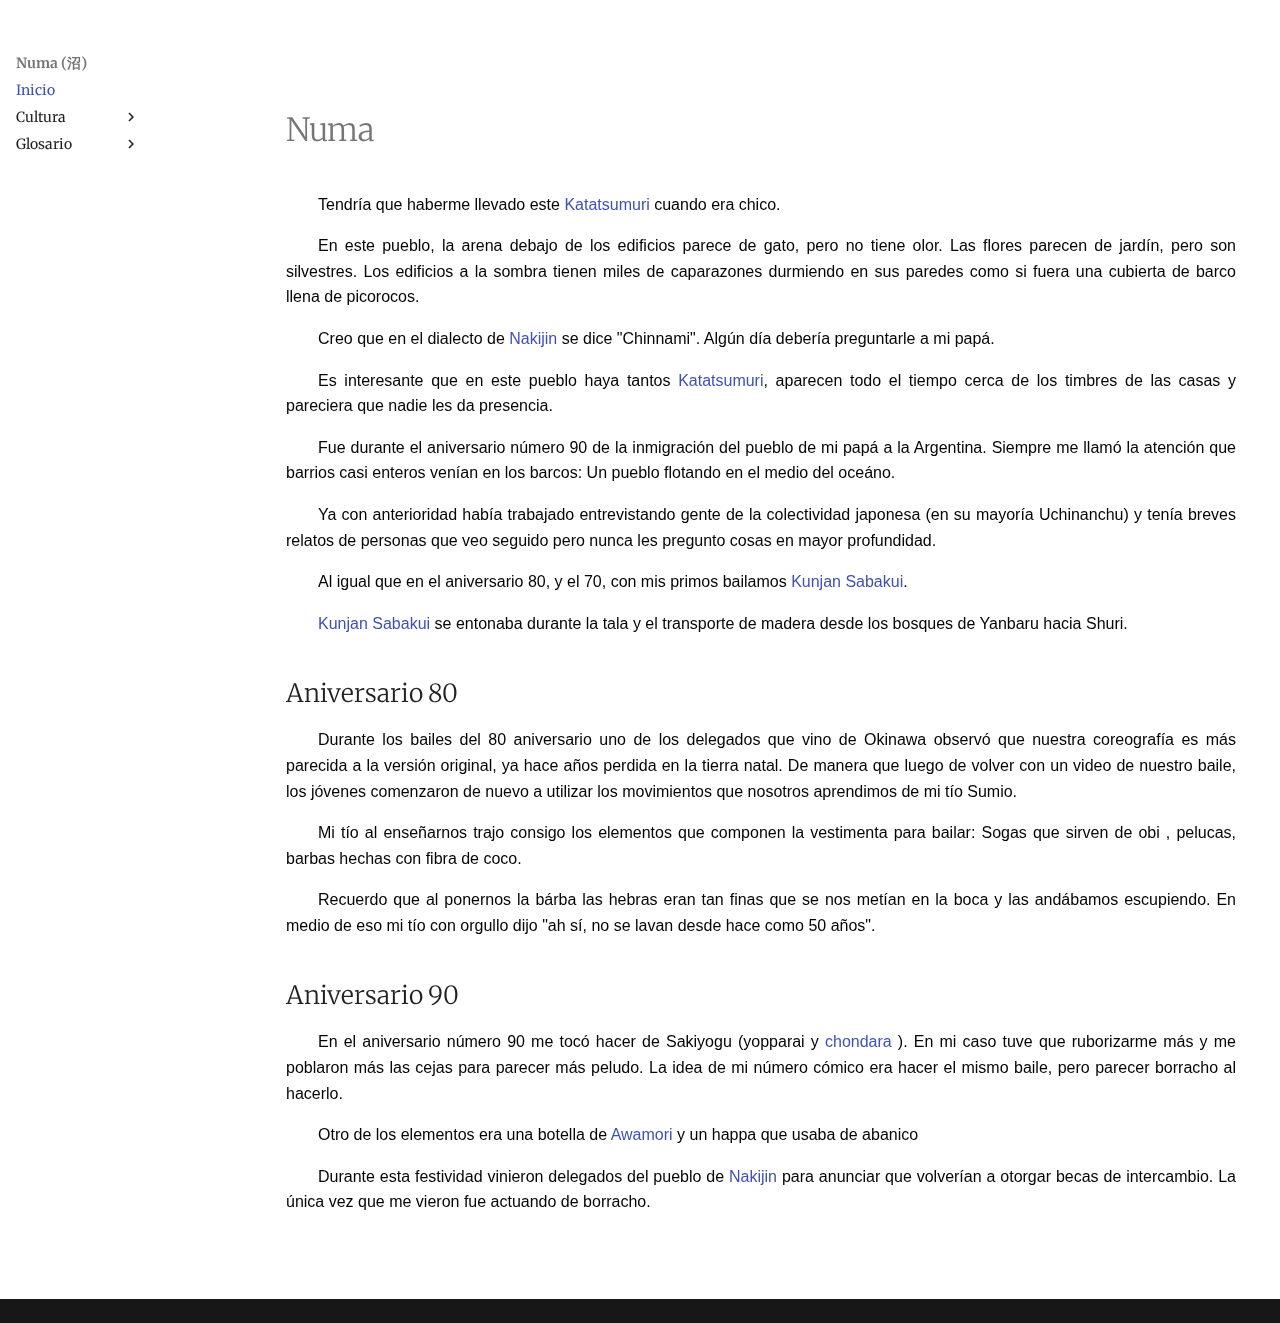
<file: index.html>
<!doctype html>
<html lang="en" class="no-js">
  <head>
    
      <meta charset="utf-8">
      <meta name="viewport" content="width=device-width,initial-scale=1">
      
      
      
        <link rel="canonical" href="https://junon-txt.github.io/numa/">
      
      
      
        <link rel="next" href="kunjan_sabakui/">
      
      
      <link rel="icon" href="assets/images/favicon.png">
      <meta name="generator" content="mkdocs-1.6.1, mkdocs-material-9.6.14">
    
    
      
        <title>Numa (沼)</title>
      
    
    
      <link rel="stylesheet" href="assets/stylesheets/main.342714a4.min.css">
      
      


    
    
      
    
    
      
        
        
        <link rel="preconnect" href="https://fonts.gstatic.com" crossorigin>
        <link rel="stylesheet" href="https://fonts.googleapis.com/css?family=Merriweather:300,300i,400,400i,700,700i%7CNoto+Sans+Traditional+Chinese:400,400i,700,700i&display=fallback">
        <style>:root{--md-text-font:"Merriweather";--md-code-font:"Noto Sans Traditional Chinese"}</style>
      
    
    
      <link rel="stylesheet" href="styles/numa.css">
    
    <script>__md_scope=new URL(".",location),__md_hash=e=>[...e].reduce(((e,_)=>(e<<5)-e+_.charCodeAt(0)),0),__md_get=(e,_=localStorage,t=__md_scope)=>JSON.parse(_.getItem(t.pathname+"."+e)),__md_set=(e,_,t=localStorage,a=__md_scope)=>{try{t.setItem(a.pathname+"."+e,JSON.stringify(_))}catch(e){}}</script>
    
      

    
    
    
  </head>
  
  
    <body dir="ltr">
  
    
    <input class="md-toggle" data-md-toggle="drawer" type="checkbox" id="__drawer" autocomplete="off">
    <input class="md-toggle" data-md-toggle="search" type="checkbox" id="__search" autocomplete="off">
    <label class="md-overlay" for="__drawer"></label>
    <div data-md-component="skip">
      
        
        <a href="#numa" class="md-skip">
          Skip to content
        </a>
      
    </div>
    <div data-md-component="announce">
      
    </div>
    
    
      

  

<header class="md-header md-header--shadow" data-md-component="header">
  <nav class="md-header__inner md-grid" aria-label="Header">
    <a href="." title="Numa (沼)" class="md-header__button md-logo" aria-label="Numa (沼)" data-md-component="logo">
      
  
  <svg xmlns="http://www.w3.org/2000/svg" viewBox="0 0 24 24"><path d="M12 8a3 3 0 0 0 3-3 3 3 0 0 0-3-3 3 3 0 0 0-3 3 3 3 0 0 0 3 3m0 3.54C9.64 9.35 6.5 8 3 8v11c3.5 0 6.64 1.35 9 3.54 2.36-2.19 5.5-3.54 9-3.54V8c-3.5 0-6.64 1.35-9 3.54"/></svg>

    </a>
    <label class="md-header__button md-icon" for="__drawer">
      
      <svg xmlns="http://www.w3.org/2000/svg" viewBox="0 0 24 24"><path d="M3 6h18v2H3zm0 5h18v2H3zm0 5h18v2H3z"/></svg>
    </label>
    <div class="md-header__title" data-md-component="header-title">
      <div class="md-header__ellipsis">
        <div class="md-header__topic">
          <span class="md-ellipsis">
            Numa (沼)
          </span>
        </div>
        <div class="md-header__topic" data-md-component="header-topic">
          <span class="md-ellipsis">
            
              Inicio
            
          </span>
        </div>
      </div>
    </div>
    
    
      <script>var palette=__md_get("__palette");if(palette&&palette.color){if("(prefers-color-scheme)"===palette.color.media){var media=matchMedia("(prefers-color-scheme: light)"),input=document.querySelector(media.matches?"[data-md-color-media='(prefers-color-scheme: light)']":"[data-md-color-media='(prefers-color-scheme: dark)']");palette.color.media=input.getAttribute("data-md-color-media"),palette.color.scheme=input.getAttribute("data-md-color-scheme"),palette.color.primary=input.getAttribute("data-md-color-primary"),palette.color.accent=input.getAttribute("data-md-color-accent")}for(var[key,value]of Object.entries(palette.color))document.body.setAttribute("data-md-color-"+key,value)}</script>
    
    
    
      
      
        <label class="md-header__button md-icon" for="__search">
          
          <svg xmlns="http://www.w3.org/2000/svg" viewBox="0 0 24 24"><path d="M9.5 3A6.5 6.5 0 0 1 16 9.5c0 1.61-.59 3.09-1.56 4.23l.27.27h.79l5 5-1.5 1.5-5-5v-.79l-.27-.27A6.52 6.52 0 0 1 9.5 16 6.5 6.5 0 0 1 3 9.5 6.5 6.5 0 0 1 9.5 3m0 2C7 5 5 7 5 9.5S7 14 9.5 14 14 12 14 9.5 12 5 9.5 5"/></svg>
        </label>
        <div class="md-search" data-md-component="search" role="dialog">
  <label class="md-search__overlay" for="__search"></label>
  <div class="md-search__inner" role="search">
    <form class="md-search__form" name="search">
      <input type="text" class="md-search__input" name="query" aria-label="Search" placeholder="Search" autocapitalize="off" autocorrect="off" autocomplete="off" spellcheck="false" data-md-component="search-query" required>
      <label class="md-search__icon md-icon" for="__search">
        
        <svg xmlns="http://www.w3.org/2000/svg" viewBox="0 0 24 24"><path d="M9.5 3A6.5 6.5 0 0 1 16 9.5c0 1.61-.59 3.09-1.56 4.23l.27.27h.79l5 5-1.5 1.5-5-5v-.79l-.27-.27A6.52 6.52 0 0 1 9.5 16 6.5 6.5 0 0 1 3 9.5 6.5 6.5 0 0 1 9.5 3m0 2C7 5 5 7 5 9.5S7 14 9.5 14 14 12 14 9.5 12 5 9.5 5"/></svg>
        
        <svg xmlns="http://www.w3.org/2000/svg" viewBox="0 0 24 24"><path d="M20 11v2H8l5.5 5.5-1.42 1.42L4.16 12l7.92-7.92L13.5 5.5 8 11z"/></svg>
      </label>
      <nav class="md-search__options" aria-label="Search">
        
        <button type="reset" class="md-search__icon md-icon" title="Clear" aria-label="Clear" tabindex="-1">
          
          <svg xmlns="http://www.w3.org/2000/svg" viewBox="0 0 24 24"><path d="M19 6.41 17.59 5 12 10.59 6.41 5 5 6.41 10.59 12 5 17.59 6.41 19 12 13.41 17.59 19 19 17.59 13.41 12z"/></svg>
        </button>
      </nav>
      
    </form>
    <div class="md-search__output">
      <div class="md-search__scrollwrap" tabindex="0" data-md-scrollfix>
        <div class="md-search-result" data-md-component="search-result">
          <div class="md-search-result__meta">
            Initializing search
          </div>
          <ol class="md-search-result__list" role="presentation"></ol>
        </div>
      </div>
    </div>
  </div>
</div>
      
    
    
  </nav>
  
</header>
    
    <div class="md-container" data-md-component="container">
      
      
        
          
        
      
      <main class="md-main" data-md-component="main">
        <div class="md-main__inner md-grid">
          
            
              
              <div class="md-sidebar md-sidebar--primary" data-md-component="sidebar" data-md-type="navigation" >
                <div class="md-sidebar__scrollwrap">
                  <div class="md-sidebar__inner">
                    



<nav class="md-nav md-nav--primary" aria-label="Navigation" data-md-level="0">
  <label class="md-nav__title" for="__drawer">
    <a href="." title="Numa (沼)" class="md-nav__button md-logo" aria-label="Numa (沼)" data-md-component="logo">
      
  
  <svg xmlns="http://www.w3.org/2000/svg" viewBox="0 0 24 24"><path d="M12 8a3 3 0 0 0 3-3 3 3 0 0 0-3-3 3 3 0 0 0-3 3 3 3 0 0 0 3 3m0 3.54C9.64 9.35 6.5 8 3 8v11c3.5 0 6.64 1.35 9 3.54 2.36-2.19 5.5-3.54 9-3.54V8c-3.5 0-6.64 1.35-9 3.54"/></svg>

    </a>
    Numa (沼)
  </label>
  
  <ul class="md-nav__list" data-md-scrollfix>
    
      
      
  
  
    
  
  
  
    <li class="md-nav__item md-nav__item--active">
      
      <input class="md-nav__toggle md-toggle" type="checkbox" id="__toc">
      
      
        
      
      
        <label class="md-nav__link md-nav__link--active" for="__toc">
          
  
  
  <span class="md-ellipsis">
    Inicio
    
  </span>
  

          <span class="md-nav__icon md-icon"></span>
        </label>
      
      <a href="." class="md-nav__link md-nav__link--active">
        
  
  
  <span class="md-ellipsis">
    Inicio
    
  </span>
  

      </a>
      
        

<nav class="md-nav md-nav--secondary" aria-label="Table of contents">
  
  
  
    
  
  
    <label class="md-nav__title" for="__toc">
      <span class="md-nav__icon md-icon"></span>
      Table of contents
    </label>
    <ul class="md-nav__list" data-md-component="toc" data-md-scrollfix>
      
        <li class="md-nav__item">
  <a href="#aniversario-80" class="md-nav__link">
    <span class="md-ellipsis">
      Aniversario 80
    </span>
  </a>
  
</li>
      
        <li class="md-nav__item">
  <a href="#aniversario-90" class="md-nav__link">
    <span class="md-ellipsis">
      Aniversario 90
    </span>
  </a>
  
</li>
      
    </ul>
  
</nav>
      
    </li>
  

    
      
      
  
  
  
  
    
    
    
    
    
    <li class="md-nav__item md-nav__item--nested">
      
        
        
        <input class="md-nav__toggle md-toggle " type="checkbox" id="__nav_2" >
        
          
          <label class="md-nav__link" for="__nav_2" id="__nav_2_label" tabindex="0">
            
  
  
  <span class="md-ellipsis">
    Cultura
    
  </span>
  

            <span class="md-nav__icon md-icon"></span>
          </label>
        
        <nav class="md-nav" data-md-level="1" aria-labelledby="__nav_2_label" aria-expanded="false">
          <label class="md-nav__title" for="__nav_2">
            <span class="md-nav__icon md-icon"></span>
            Cultura
          </label>
          <ul class="md-nav__list" data-md-scrollfix>
            
              
                
  
  
  
  
    <li class="md-nav__item">
      <a href="kunjan_sabakui/" class="md-nav__link">
        
  
  
  <span class="md-ellipsis">
    Kunjan Sabakui
    
  </span>
  

      </a>
    </li>
  

              
            
              
                
  
  
  
  
    <li class="md-nav__item">
      <a href="eisa/" class="md-nav__link">
        
  
  
  <span class="md-ellipsis">
    Eisa
    
  </span>
  

      </a>
    </li>
  

              
            
              
                
  
  
  
  
    <li class="md-nav__item">
      <a href="chondara/" class="md-nav__link">
        
  
  
  <span class="md-ellipsis">
    Chondara
    
  </span>
  

      </a>
    </li>
  

              
            
              
                
  
  
  
  
    <li class="md-nav__item">
      <a href="castillo_shuri/" class="md-nav__link">
        
  
  
  <span class="md-ellipsis">
    Castillo de Shuri
    
  </span>
  

      </a>
    </li>
  

              
            
              
                
  
  
  
  
    <li class="md-nav__item">
      <a href="protocolo_festivo_japones.md" class="md-nav__link">
        
  
  
  <span class="md-ellipsis">
    None
    
  </span>
  

      </a>
    </li>
  

              
            
              
                
  
  
  
  
    <li class="md-nav__item">
      <a href="kunigami/" class="md-nav__link">
        
  
  
  <span class="md-ellipsis">
    Kunigami
    
  </span>
  

      </a>
    </li>
  

              
            
              
                
  
  
  
  
    <li class="md-nav__item">
      <a href="nakijin/" class="md-nav__link">
        
  
  
  <span class="md-ellipsis">
    Nakijin
    
  </span>
  

      </a>
    </li>
  

              
            
              
                
  
  
  
  
    <li class="md-nav__item">
      <a href="awamori/" class="md-nav__link">
        
  
  
  <span class="md-ellipsis">
    Awamori
    
  </span>
  

      </a>
    </li>
  

              
            
              
                
  
  
  
  
    <li class="md-nav__item">
      <a href="yoheho/" class="md-nav__link">
        
  
  
  <span class="md-ellipsis">
    Yo-he-ho
    
  </span>
  

      </a>
    </li>
  

              
            
          </ul>
        </nav>
      
    </li>
  

    
      
      
  
  
  
  
    
    
    
    
    
    <li class="md-nav__item md-nav__item--nested">
      
        
        
        <input class="md-nav__toggle md-toggle " type="checkbox" id="__nav_3" >
        
          
          <label class="md-nav__link" for="__nav_3" id="__nav_3_label" tabindex="0">
            
  
  
  <span class="md-ellipsis">
    Glosario
    
  </span>
  

            <span class="md-nav__icon md-icon"></span>
          </label>
        
        <nav class="md-nav" data-md-level="1" aria-labelledby="__nav_3_label" aria-expanded="false">
          <label class="md-nav__title" for="__nav_3">
            <span class="md-nav__icon md-icon"></span>
            Glosario
          </label>
          <ul class="md-nav__list" data-md-scrollfix>
            
              
                
  
  
  
  
    <li class="md-nav__item">
      <a href="katatsumuri/" class="md-nav__link">
        
  
  
  <span class="md-ellipsis">
    Katatsumuri
    
  </span>
  

      </a>
    </li>
  

              
            
          </ul>
        </nav>
      
    </li>
  

    
  </ul>
</nav>
                  </div>
                </div>
              </div>
            
            
              
              <div class="md-sidebar md-sidebar--secondary" data-md-component="sidebar" data-md-type="toc" >
                <div class="md-sidebar__scrollwrap">
                  <div class="md-sidebar__inner">
                    

<nav class="md-nav md-nav--secondary" aria-label="Table of contents">
  
  
  
    
  
  
    <label class="md-nav__title" for="__toc">
      <span class="md-nav__icon md-icon"></span>
      Table of contents
    </label>
    <ul class="md-nav__list" data-md-component="toc" data-md-scrollfix>
      
        <li class="md-nav__item">
  <a href="#aniversario-80" class="md-nav__link">
    <span class="md-ellipsis">
      Aniversario 80
    </span>
  </a>
  
</li>
      
        <li class="md-nav__item">
  <a href="#aniversario-90" class="md-nav__link">
    <span class="md-ellipsis">
      Aniversario 90
    </span>
  </a>
  
</li>
      
    </ul>
  
</nav>
                  </div>
                </div>
              </div>
            
          
          
            <div class="md-content" data-md-component="content">
              <article class="md-content__inner md-typeset">
                
                  



<h1 id="numa">Numa</h1>
<p>Tendría que haberme llevado este <a data-preview="data-preview" href="katatsumuri/#katatsumuri">Katatsumuri</a> cuando era chico.</p>
<p>En este pueblo, la arena debajo de los edificios parece de gato, pero no tiene olor. Las flores parecen de jardín, pero son silvestres. Los edificios a la sombra tienen miles de caparazones durmiendo en sus paredes como si fuera una cubierta de barco llena de picorocos.</p>
<p>Creo que en el dialecto de <a data-preview="data-preview" href="nakijin/#nakijin">Nakijin</a> se dice "Chinnami". Algún día debería preguntarle a mi papá.</p>
<p>Es interesante que en este pueblo haya tantos <a data-preview="data-preview" href="katatsumuri/#katatsumuri">Katatsumuri</a>, aparecen todo el tiempo cerca de los timbres de las casas y pareciera que nadie les da presencia. </p>
<p>Fue durante el aniversario número 90 de la inmigración del pueblo de mi papá a la Argentina. Siempre me llamó la atención que barrios casi enteros venían en los barcos: Un pueblo flotando en el medio del oceáno.</p>
<p>Ya con anterioridad había trabajado entrevistando gente de la colectividad japonesa (en su mayoría Uchinanchu) y tenía breves relatos de personas que veo seguido pero nunca les pregunto cosas en mayor profundidad.</p>
<p>Al igual que en el aniversario 80, y el 70, con mis primos bailamos <a data-preview="data-preview" href="kunjan_sabakui/#kunjan-sabakui">Kunjan Sabakui</a>. </p>
<p><a data-preview="data-preview" href="kunjan_sabakui/#kunjan-sabakui">Kunjan Sabakui</a> se entonaba durante la tala y el transporte de madera desde los bosques de Yanbaru hacia Shuri.</p>
<h2 id="aniversario-80">Aniversario 80</h2>
<p>Durante los bailes del 80 aniversario uno de los delegados que vino de Okinawa observó que nuestra coreografía es más parecida a la versión original, ya hace años perdida en la tierra natal. De manera que luego de volver con un video de nuestro baile, los jóvenes comenzaron de nuevo a utilizar los movimientos que nosotros aprendimos de mi tío Sumio.</p>
<p>Mi tío al enseñarnos trajo consigo los elementos que componen la vestimenta para bailar: Sogas que sirven de obi , pelucas, barbas hechas con fibra de coco.</p>
<p>Recuerdo que al ponernos la bárba las hebras eran tan finas que se nos metían en la boca y las andábamos escupiendo. En medio de eso mi tío con orgullo dijo "ah sí, no se lavan desde hace como 50 años".</p>
<h2 id="aniversario-90">Aniversario 90</h2>
<p>En el aniversario número 90 me tocó hacer de Sakiyogu (yopparai y <a data-preview="data-preview" href="chondara/#chondara">chondara</a> ). En mi caso tuve que ruborizarme más y me poblaron más las cejas para parecer más peludo. La idea de mi número cómico era hacer el mismo baile, pero parecer borracho al hacerlo.</p>
<p>Otro de los elementos era una botella de <a data-preview="data-preview" href="awamori/#awamori">Awamori</a> y un happa que usaba de abanico</p>
<p>Durante esta festividad vinieron delegados del pueblo de <a data-preview="data-preview" href="nakijin/#nakijin">Nakijin</a> para anunciar que volverían a otorgar becas de intercambio. La única vez que me vieron fue actuando de borracho.</p>












                
              </article>
            </div>
          
          
<script>var target=document.getElementById(location.hash.slice(1));target&&target.name&&(target.checked=target.name.startsWith("__tabbed_"))</script>
        </div>
        
          <button type="button" class="md-top md-icon" data-md-component="top" hidden>
  
  <svg xmlns="http://www.w3.org/2000/svg" viewBox="0 0 24 24"><path d="M13 20h-2V8l-5.5 5.5-1.42-1.42L12 4.16l7.92 7.92-1.42 1.42L13 8z"/></svg>
  Back to top
</button>
        
      </main>
      
        <footer class="md-footer">
  
  <div class="md-footer-meta md-typeset">
    <div class="md-footer-meta__inner md-grid">
      <div class="md-copyright">
  
  
</div>
      
    </div>
  </div>
</footer>
      
    </div>
    <div class="md-dialog" data-md-component="dialog">
      <div class="md-dialog__inner md-typeset"></div>
    </div>
    
    
    
      
      <script id="__config" type="application/json">{"base": ".", "features": ["navigation.instant", "navigation.instant.preview", "navigation.tracking", "navigation.top", "navigation.autohide", "content.code.annotate", "content.tooltips", "header.autohide"], "search": "assets/javascripts/workers/search.d50fe291.min.js", "tags": null, "translations": {"clipboard.copied": "Copied to clipboard", "clipboard.copy": "Copy to clipboard", "search.result.more.one": "1 more on this page", "search.result.more.other": "# more on this page", "search.result.none": "No matching documents", "search.result.one": "1 matching document", "search.result.other": "# matching documents", "search.result.placeholder": "Type to start searching", "search.result.term.missing": "Missing", "select.version": "Select version"}, "version": null}</script>
    
    
      <script src="assets/javascripts/bundle.13a4f30d.min.js"></script>
      
        <script src="styles/numa.js"></script>
      
    
  </body>
</html>
</file>
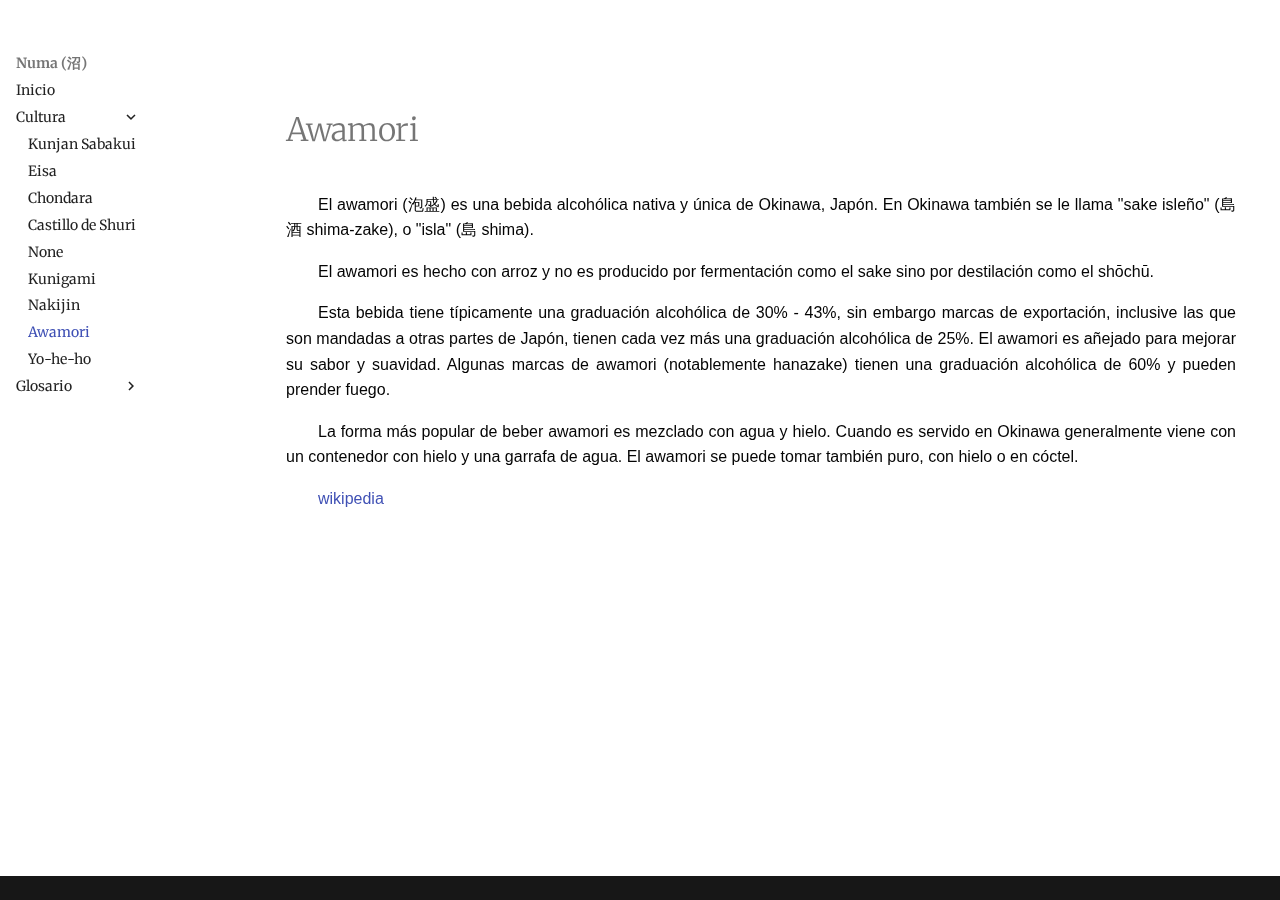
<file: awamori/index.html>
<!doctype html>
<html lang="en" class="no-js">
  <head>
    
      <meta charset="utf-8">
      <meta name="viewport" content="width=device-width,initial-scale=1">
      
      
      
        <link rel="canonical" href="https://junon-txt.github.io/numa/awamori/">
      
      
        <link rel="prev" href="../nakijin/">
      
      
        <link rel="next" href="../yoheho/">
      
      
      <link rel="icon" href="../assets/images/favicon.png">
      <meta name="generator" content="mkdocs-1.6.1, mkdocs-material-9.6.14">
    
    
      
        <title>Awamori - Numa (沼)</title>
      
    
    
      <link rel="stylesheet" href="../assets/stylesheets/main.342714a4.min.css">
      
      


    
    
      
    
    
      
        
        
        <link rel="preconnect" href="https://fonts.gstatic.com" crossorigin>
        <link rel="stylesheet" href="https://fonts.googleapis.com/css?family=Merriweather:300,300i,400,400i,700,700i%7CNoto+Sans+Traditional+Chinese:400,400i,700,700i&display=fallback">
        <style>:root{--md-text-font:"Merriweather";--md-code-font:"Noto Sans Traditional Chinese"}</style>
      
    
    
      <link rel="stylesheet" href="../styles/numa.css">
    
    <script>__md_scope=new URL("..",location),__md_hash=e=>[...e].reduce(((e,_)=>(e<<5)-e+_.charCodeAt(0)),0),__md_get=(e,_=localStorage,t=__md_scope)=>JSON.parse(_.getItem(t.pathname+"."+e)),__md_set=(e,_,t=localStorage,a=__md_scope)=>{try{t.setItem(a.pathname+"."+e,JSON.stringify(_))}catch(e){}}</script>
    
      

    
    
    
  </head>
  
  
    <body dir="ltr">
  
    
    <input class="md-toggle" data-md-toggle="drawer" type="checkbox" id="__drawer" autocomplete="off">
    <input class="md-toggle" data-md-toggle="search" type="checkbox" id="__search" autocomplete="off">
    <label class="md-overlay" for="__drawer"></label>
    <div data-md-component="skip">
      
        
        <a href="#awamori" class="md-skip">
          Skip to content
        </a>
      
    </div>
    <div data-md-component="announce">
      
    </div>
    
    
      

  

<header class="md-header md-header--shadow" data-md-component="header">
  <nav class="md-header__inner md-grid" aria-label="Header">
    <a href=".." title="Numa (沼)" class="md-header__button md-logo" aria-label="Numa (沼)" data-md-component="logo">
      
  
  <svg xmlns="http://www.w3.org/2000/svg" viewBox="0 0 24 24"><path d="M12 8a3 3 0 0 0 3-3 3 3 0 0 0-3-3 3 3 0 0 0-3 3 3 3 0 0 0 3 3m0 3.54C9.64 9.35 6.5 8 3 8v11c3.5 0 6.64 1.35 9 3.54 2.36-2.19 5.5-3.54 9-3.54V8c-3.5 0-6.64 1.35-9 3.54"/></svg>

    </a>
    <label class="md-header__button md-icon" for="__drawer">
      
      <svg xmlns="http://www.w3.org/2000/svg" viewBox="0 0 24 24"><path d="M3 6h18v2H3zm0 5h18v2H3zm0 5h18v2H3z"/></svg>
    </label>
    <div class="md-header__title" data-md-component="header-title">
      <div class="md-header__ellipsis">
        <div class="md-header__topic">
          <span class="md-ellipsis">
            Numa (沼)
          </span>
        </div>
        <div class="md-header__topic" data-md-component="header-topic">
          <span class="md-ellipsis">
            
              Awamori
            
          </span>
        </div>
      </div>
    </div>
    
    
      <script>var palette=__md_get("__palette");if(palette&&palette.color){if("(prefers-color-scheme)"===palette.color.media){var media=matchMedia("(prefers-color-scheme: light)"),input=document.querySelector(media.matches?"[data-md-color-media='(prefers-color-scheme: light)']":"[data-md-color-media='(prefers-color-scheme: dark)']");palette.color.media=input.getAttribute("data-md-color-media"),palette.color.scheme=input.getAttribute("data-md-color-scheme"),palette.color.primary=input.getAttribute("data-md-color-primary"),palette.color.accent=input.getAttribute("data-md-color-accent")}for(var[key,value]of Object.entries(palette.color))document.body.setAttribute("data-md-color-"+key,value)}</script>
    
    
    
      
      
        <label class="md-header__button md-icon" for="__search">
          
          <svg xmlns="http://www.w3.org/2000/svg" viewBox="0 0 24 24"><path d="M9.5 3A6.5 6.5 0 0 1 16 9.5c0 1.61-.59 3.09-1.56 4.23l.27.27h.79l5 5-1.5 1.5-5-5v-.79l-.27-.27A6.52 6.52 0 0 1 9.5 16 6.5 6.5 0 0 1 3 9.5 6.5 6.5 0 0 1 9.5 3m0 2C7 5 5 7 5 9.5S7 14 9.5 14 14 12 14 9.5 12 5 9.5 5"/></svg>
        </label>
        <div class="md-search" data-md-component="search" role="dialog">
  <label class="md-search__overlay" for="__search"></label>
  <div class="md-search__inner" role="search">
    <form class="md-search__form" name="search">
      <input type="text" class="md-search__input" name="query" aria-label="Search" placeholder="Search" autocapitalize="off" autocorrect="off" autocomplete="off" spellcheck="false" data-md-component="search-query" required>
      <label class="md-search__icon md-icon" for="__search">
        
        <svg xmlns="http://www.w3.org/2000/svg" viewBox="0 0 24 24"><path d="M9.5 3A6.5 6.5 0 0 1 16 9.5c0 1.61-.59 3.09-1.56 4.23l.27.27h.79l5 5-1.5 1.5-5-5v-.79l-.27-.27A6.52 6.52 0 0 1 9.5 16 6.5 6.5 0 0 1 3 9.5 6.5 6.5 0 0 1 9.5 3m0 2C7 5 5 7 5 9.5S7 14 9.5 14 14 12 14 9.5 12 5 9.5 5"/></svg>
        
        <svg xmlns="http://www.w3.org/2000/svg" viewBox="0 0 24 24"><path d="M20 11v2H8l5.5 5.5-1.42 1.42L4.16 12l7.92-7.92L13.5 5.5 8 11z"/></svg>
      </label>
      <nav class="md-search__options" aria-label="Search">
        
        <button type="reset" class="md-search__icon md-icon" title="Clear" aria-label="Clear" tabindex="-1">
          
          <svg xmlns="http://www.w3.org/2000/svg" viewBox="0 0 24 24"><path d="M19 6.41 17.59 5 12 10.59 6.41 5 5 6.41 10.59 12 5 17.59 6.41 19 12 13.41 17.59 19 19 17.59 13.41 12z"/></svg>
        </button>
      </nav>
      
    </form>
    <div class="md-search__output">
      <div class="md-search__scrollwrap" tabindex="0" data-md-scrollfix>
        <div class="md-search-result" data-md-component="search-result">
          <div class="md-search-result__meta">
            Initializing search
          </div>
          <ol class="md-search-result__list" role="presentation"></ol>
        </div>
      </div>
    </div>
  </div>
</div>
      
    
    
  </nav>
  
</header>
    
    <div class="md-container" data-md-component="container">
      
      
        
          
        
      
      <main class="md-main" data-md-component="main">
        <div class="md-main__inner md-grid">
          
            
              
              <div class="md-sidebar md-sidebar--primary" data-md-component="sidebar" data-md-type="navigation" >
                <div class="md-sidebar__scrollwrap">
                  <div class="md-sidebar__inner">
                    



<nav class="md-nav md-nav--primary" aria-label="Navigation" data-md-level="0">
  <label class="md-nav__title" for="__drawer">
    <a href=".." title="Numa (沼)" class="md-nav__button md-logo" aria-label="Numa (沼)" data-md-component="logo">
      
  
  <svg xmlns="http://www.w3.org/2000/svg" viewBox="0 0 24 24"><path d="M12 8a3 3 0 0 0 3-3 3 3 0 0 0-3-3 3 3 0 0 0-3 3 3 3 0 0 0 3 3m0 3.54C9.64 9.35 6.5 8 3 8v11c3.5 0 6.64 1.35 9 3.54 2.36-2.19 5.5-3.54 9-3.54V8c-3.5 0-6.64 1.35-9 3.54"/></svg>

    </a>
    Numa (沼)
  </label>
  
  <ul class="md-nav__list" data-md-scrollfix>
    
      
      
  
  
  
  
    <li class="md-nav__item">
      <a href=".." class="md-nav__link">
        
  
  
  <span class="md-ellipsis">
    Inicio
    
  </span>
  

      </a>
    </li>
  

    
      
      
  
  
    
  
  
  
    
    
    
    
    
    <li class="md-nav__item md-nav__item--active md-nav__item--nested">
      
        
        
        <input class="md-nav__toggle md-toggle " type="checkbox" id="__nav_2" checked>
        
          
          <label class="md-nav__link" for="__nav_2" id="__nav_2_label" tabindex="0">
            
  
  
  <span class="md-ellipsis">
    Cultura
    
  </span>
  

            <span class="md-nav__icon md-icon"></span>
          </label>
        
        <nav class="md-nav" data-md-level="1" aria-labelledby="__nav_2_label" aria-expanded="true">
          <label class="md-nav__title" for="__nav_2">
            <span class="md-nav__icon md-icon"></span>
            Cultura
          </label>
          <ul class="md-nav__list" data-md-scrollfix>
            
              
                
  
  
  
  
    <li class="md-nav__item">
      <a href="../kunjan_sabakui/" class="md-nav__link">
        
  
  
  <span class="md-ellipsis">
    Kunjan Sabakui
    
  </span>
  

      </a>
    </li>
  

              
            
              
                
  
  
  
  
    <li class="md-nav__item">
      <a href="../eisa/" class="md-nav__link">
        
  
  
  <span class="md-ellipsis">
    Eisa
    
  </span>
  

      </a>
    </li>
  

              
            
              
                
  
  
  
  
    <li class="md-nav__item">
      <a href="../chondara/" class="md-nav__link">
        
  
  
  <span class="md-ellipsis">
    Chondara
    
  </span>
  

      </a>
    </li>
  

              
            
              
                
  
  
  
  
    <li class="md-nav__item">
      <a href="../castillo_shuri/" class="md-nav__link">
        
  
  
  <span class="md-ellipsis">
    Castillo de Shuri
    
  </span>
  

      </a>
    </li>
  

              
            
              
                
  
  
  
  
    <li class="md-nav__item">
      <a href="../protocolo_festivo_japones.md" class="md-nav__link">
        
  
  
  <span class="md-ellipsis">
    None
    
  </span>
  

      </a>
    </li>
  

              
            
              
                
  
  
  
  
    <li class="md-nav__item">
      <a href="../kunigami/" class="md-nav__link">
        
  
  
  <span class="md-ellipsis">
    Kunigami
    
  </span>
  

      </a>
    </li>
  

              
            
              
                
  
  
  
  
    <li class="md-nav__item">
      <a href="../nakijin/" class="md-nav__link">
        
  
  
  <span class="md-ellipsis">
    Nakijin
    
  </span>
  

      </a>
    </li>
  

              
            
              
                
  
  
    
  
  
  
    <li class="md-nav__item md-nav__item--active">
      
      <input class="md-nav__toggle md-toggle" type="checkbox" id="__toc">
      
      
        
      
      
      <a href="./" class="md-nav__link md-nav__link--active">
        
  
  
  <span class="md-ellipsis">
    Awamori
    
  </span>
  

      </a>
      
    </li>
  

              
            
              
                
  
  
  
  
    <li class="md-nav__item">
      <a href="../yoheho/" class="md-nav__link">
        
  
  
  <span class="md-ellipsis">
    Yo-he-ho
    
  </span>
  

      </a>
    </li>
  

              
            
          </ul>
        </nav>
      
    </li>
  

    
      
      
  
  
  
  
    
    
    
    
    
    <li class="md-nav__item md-nav__item--nested">
      
        
        
        <input class="md-nav__toggle md-toggle " type="checkbox" id="__nav_3" >
        
          
          <label class="md-nav__link" for="__nav_3" id="__nav_3_label" tabindex="0">
            
  
  
  <span class="md-ellipsis">
    Glosario
    
  </span>
  

            <span class="md-nav__icon md-icon"></span>
          </label>
        
        <nav class="md-nav" data-md-level="1" aria-labelledby="__nav_3_label" aria-expanded="false">
          <label class="md-nav__title" for="__nav_3">
            <span class="md-nav__icon md-icon"></span>
            Glosario
          </label>
          <ul class="md-nav__list" data-md-scrollfix>
            
              
                
  
  
  
  
    <li class="md-nav__item">
      <a href="../katatsumuri/" class="md-nav__link">
        
  
  
  <span class="md-ellipsis">
    Katatsumuri
    
  </span>
  

      </a>
    </li>
  

              
            
          </ul>
        </nav>
      
    </li>
  

    
  </ul>
</nav>
                  </div>
                </div>
              </div>
            
            
              
              <div class="md-sidebar md-sidebar--secondary" data-md-component="sidebar" data-md-type="toc" >
                <div class="md-sidebar__scrollwrap">
                  <div class="md-sidebar__inner">
                    

<nav class="md-nav md-nav--secondary" aria-label="Table of contents">
  
  
  
    
  
  
</nav>
                  </div>
                </div>
              </div>
            
          
          
            <div class="md-content" data-md-component="content">
              <article class="md-content__inner md-typeset">
                
                  



<h1 id="awamori">Awamori</h1>
<p>El awamori (泡盛) es una bebida alcohólica nativa y única de Okinawa, Japón. En Okinawa también se le llama "sake isleño" (島酒 shima-zake), o "isla" (島 shima).</p>
<p>El awamori es hecho con arroz y no es producido por fermentación como el sake sino por destilación como el shōchū.</p>
<p>Esta bebida tiene típicamente una graduación alcohólica de 30% - 43%, sin embargo marcas de exportación, inclusive las que son mandadas a otras partes de Japón, tienen cada vez más una graduación alcohólica de 25%. El awamori es añejado para mejorar su sabor y suavidad. Algunas marcas de awamori (notablemente hanazake) tienen una graduación alcohólica de 60% y pueden prender fuego.</p>
<p>La forma más popular de beber awamori es mezclado con agua y hielo. Cuando es servido en Okinawa generalmente viene con un contenedor con hielo y una garrafa de agua. El awamori se puede tomar también puro, con hielo o en cóctel.</p>
<p><a href="https://es.wikipedia.org/wiki/Awamori">wikipedia</a></p>












                
              </article>
            </div>
          
          
<script>var target=document.getElementById(location.hash.slice(1));target&&target.name&&(target.checked=target.name.startsWith("__tabbed_"))</script>
        </div>
        
          <button type="button" class="md-top md-icon" data-md-component="top" hidden>
  
  <svg xmlns="http://www.w3.org/2000/svg" viewBox="0 0 24 24"><path d="M13 20h-2V8l-5.5 5.5-1.42-1.42L12 4.16l7.92 7.92-1.42 1.42L13 8z"/></svg>
  Back to top
</button>
        
      </main>
      
        <footer class="md-footer">
  
  <div class="md-footer-meta md-typeset">
    <div class="md-footer-meta__inner md-grid">
      <div class="md-copyright">
  
  
</div>
      
    </div>
  </div>
</footer>
      
    </div>
    <div class="md-dialog" data-md-component="dialog">
      <div class="md-dialog__inner md-typeset"></div>
    </div>
    
    
    
      
      <script id="__config" type="application/json">{"base": "..", "features": ["navigation.instant", "navigation.instant.preview", "navigation.tracking", "navigation.top", "navigation.autohide", "content.code.annotate", "content.tooltips", "header.autohide"], "search": "../assets/javascripts/workers/search.d50fe291.min.js", "tags": null, "translations": {"clipboard.copied": "Copied to clipboard", "clipboard.copy": "Copy to clipboard", "search.result.more.one": "1 more on this page", "search.result.more.other": "# more on this page", "search.result.none": "No matching documents", "search.result.one": "1 matching document", "search.result.other": "# matching documents", "search.result.placeholder": "Type to start searching", "search.result.term.missing": "Missing", "select.version": "Select version"}, "version": null}</script>
    
    
      <script src="../assets/javascripts/bundle.13a4f30d.min.js"></script>
      
        <script src="../styles/numa.js"></script>
      
    
  </body>
</html>
</file>
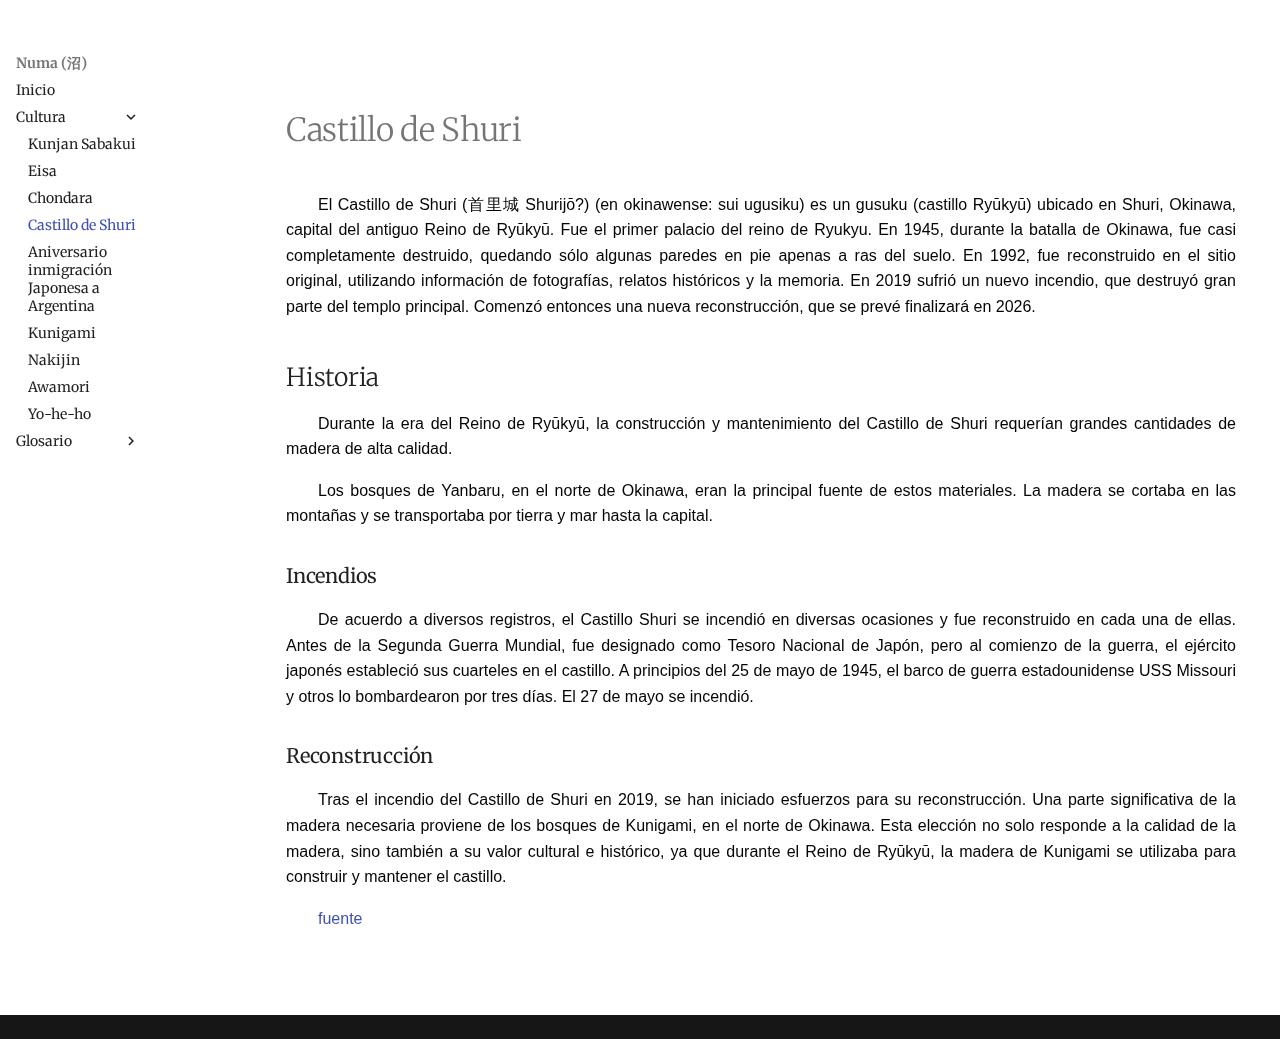
<file: castillo_shuri/index.html>
<!doctype html>
<html lang="en" class="no-js">
  <head>
    
      <meta charset="utf-8">
      <meta name="viewport" content="width=device-width,initial-scale=1">
      
      
      
        <link rel="canonical" href="https://junon-txt.github.io/numa/castillo_shuri/">
      
      
        <link rel="prev" href="../chondara/">
      
      
        <link rel="next" href="../protocolo_festivo_jap/">
      
      
      <link rel="icon" href="../assets/images/favicon.png">
      <meta name="generator" content="mkdocs-1.6.1, mkdocs-material-9.6.14">
    
    
      
        <title>Castillo de Shuri - Numa (沼)</title>
      
    
    
      <link rel="stylesheet" href="../assets/stylesheets/main.342714a4.min.css">
      
      


    
    
      
    
    
      
        
        
        <link rel="preconnect" href="https://fonts.gstatic.com" crossorigin>
        <link rel="stylesheet" href="https://fonts.googleapis.com/css?family=Merriweather:300,300i,400,400i,700,700i%7CNoto+Sans+Traditional+Chinese:400,400i,700,700i&display=fallback">
        <style>:root{--md-text-font:"Merriweather";--md-code-font:"Noto Sans Traditional Chinese"}</style>
      
    
    
      <link rel="stylesheet" href="../styles/numa.css">
    
    <script>__md_scope=new URL("..",location),__md_hash=e=>[...e].reduce(((e,_)=>(e<<5)-e+_.charCodeAt(0)),0),__md_get=(e,_=localStorage,t=__md_scope)=>JSON.parse(_.getItem(t.pathname+"."+e)),__md_set=(e,_,t=localStorage,a=__md_scope)=>{try{t.setItem(a.pathname+"."+e,JSON.stringify(_))}catch(e){}}</script>
    
      

    
    
    
  </head>
  
  
    <body dir="ltr">
  
    
    <input class="md-toggle" data-md-toggle="drawer" type="checkbox" id="__drawer" autocomplete="off">
    <input class="md-toggle" data-md-toggle="search" type="checkbox" id="__search" autocomplete="off">
    <label class="md-overlay" for="__drawer"></label>
    <div data-md-component="skip">
      
        
        <a href="#castillo-de-shuri" class="md-skip">
          Skip to content
        </a>
      
    </div>
    <div data-md-component="announce">
      
    </div>
    
    
      

  

<header class="md-header md-header--shadow" data-md-component="header">
  <nav class="md-header__inner md-grid" aria-label="Header">
    <a href=".." title="Numa (沼)" class="md-header__button md-logo" aria-label="Numa (沼)" data-md-component="logo">
      
  
  <svg xmlns="http://www.w3.org/2000/svg" viewBox="0 0 24 24"><path d="M12 8a3 3 0 0 0 3-3 3 3 0 0 0-3-3 3 3 0 0 0-3 3 3 3 0 0 0 3 3m0 3.54C9.64 9.35 6.5 8 3 8v11c3.5 0 6.64 1.35 9 3.54 2.36-2.19 5.5-3.54 9-3.54V8c-3.5 0-6.64 1.35-9 3.54"/></svg>

    </a>
    <label class="md-header__button md-icon" for="__drawer">
      
      <svg xmlns="http://www.w3.org/2000/svg" viewBox="0 0 24 24"><path d="M3 6h18v2H3zm0 5h18v2H3zm0 5h18v2H3z"/></svg>
    </label>
    <div class="md-header__title" data-md-component="header-title">
      <div class="md-header__ellipsis">
        <div class="md-header__topic">
          <span class="md-ellipsis">
            Numa (沼)
          </span>
        </div>
        <div class="md-header__topic" data-md-component="header-topic">
          <span class="md-ellipsis">
            
              Castillo de Shuri
            
          </span>
        </div>
      </div>
    </div>
    
    
      <script>var palette=__md_get("__palette");if(palette&&palette.color){if("(prefers-color-scheme)"===palette.color.media){var media=matchMedia("(prefers-color-scheme: light)"),input=document.querySelector(media.matches?"[data-md-color-media='(prefers-color-scheme: light)']":"[data-md-color-media='(prefers-color-scheme: dark)']");palette.color.media=input.getAttribute("data-md-color-media"),palette.color.scheme=input.getAttribute("data-md-color-scheme"),palette.color.primary=input.getAttribute("data-md-color-primary"),palette.color.accent=input.getAttribute("data-md-color-accent")}for(var[key,value]of Object.entries(palette.color))document.body.setAttribute("data-md-color-"+key,value)}</script>
    
    
    
      
      
        <label class="md-header__button md-icon" for="__search">
          
          <svg xmlns="http://www.w3.org/2000/svg" viewBox="0 0 24 24"><path d="M9.5 3A6.5 6.5 0 0 1 16 9.5c0 1.61-.59 3.09-1.56 4.23l.27.27h.79l5 5-1.5 1.5-5-5v-.79l-.27-.27A6.52 6.52 0 0 1 9.5 16 6.5 6.5 0 0 1 3 9.5 6.5 6.5 0 0 1 9.5 3m0 2C7 5 5 7 5 9.5S7 14 9.5 14 14 12 14 9.5 12 5 9.5 5"/></svg>
        </label>
        <div class="md-search" data-md-component="search" role="dialog">
  <label class="md-search__overlay" for="__search"></label>
  <div class="md-search__inner" role="search">
    <form class="md-search__form" name="search">
      <input type="text" class="md-search__input" name="query" aria-label="Search" placeholder="Search" autocapitalize="off" autocorrect="off" autocomplete="off" spellcheck="false" data-md-component="search-query" required>
      <label class="md-search__icon md-icon" for="__search">
        
        <svg xmlns="http://www.w3.org/2000/svg" viewBox="0 0 24 24"><path d="M9.5 3A6.5 6.5 0 0 1 16 9.5c0 1.61-.59 3.09-1.56 4.23l.27.27h.79l5 5-1.5 1.5-5-5v-.79l-.27-.27A6.52 6.52 0 0 1 9.5 16 6.5 6.5 0 0 1 3 9.5 6.5 6.5 0 0 1 9.5 3m0 2C7 5 5 7 5 9.5S7 14 9.5 14 14 12 14 9.5 12 5 9.5 5"/></svg>
        
        <svg xmlns="http://www.w3.org/2000/svg" viewBox="0 0 24 24"><path d="M20 11v2H8l5.5 5.5-1.42 1.42L4.16 12l7.92-7.92L13.5 5.5 8 11z"/></svg>
      </label>
      <nav class="md-search__options" aria-label="Search">
        
        <button type="reset" class="md-search__icon md-icon" title="Clear" aria-label="Clear" tabindex="-1">
          
          <svg xmlns="http://www.w3.org/2000/svg" viewBox="0 0 24 24"><path d="M19 6.41 17.59 5 12 10.59 6.41 5 5 6.41 10.59 12 5 17.59 6.41 19 12 13.41 17.59 19 19 17.59 13.41 12z"/></svg>
        </button>
      </nav>
      
    </form>
    <div class="md-search__output">
      <div class="md-search__scrollwrap" tabindex="0" data-md-scrollfix>
        <div class="md-search-result" data-md-component="search-result">
          <div class="md-search-result__meta">
            Initializing search
          </div>
          <ol class="md-search-result__list" role="presentation"></ol>
        </div>
      </div>
    </div>
  </div>
</div>
      
    
    
  </nav>
  
</header>
    
    <div class="md-container" data-md-component="container">
      
      
        
          
        
      
      <main class="md-main" data-md-component="main">
        <div class="md-main__inner md-grid">
          
            
              
              <div class="md-sidebar md-sidebar--primary" data-md-component="sidebar" data-md-type="navigation" >
                <div class="md-sidebar__scrollwrap">
                  <div class="md-sidebar__inner">
                    



<nav class="md-nav md-nav--primary" aria-label="Navigation" data-md-level="0">
  <label class="md-nav__title" for="__drawer">
    <a href=".." title="Numa (沼)" class="md-nav__button md-logo" aria-label="Numa (沼)" data-md-component="logo">
      
  
  <svg xmlns="http://www.w3.org/2000/svg" viewBox="0 0 24 24"><path d="M12 8a3 3 0 0 0 3-3 3 3 0 0 0-3-3 3 3 0 0 0-3 3 3 3 0 0 0 3 3m0 3.54C9.64 9.35 6.5 8 3 8v11c3.5 0 6.64 1.35 9 3.54 2.36-2.19 5.5-3.54 9-3.54V8c-3.5 0-6.64 1.35-9 3.54"/></svg>

    </a>
    Numa (沼)
  </label>
  
  <ul class="md-nav__list" data-md-scrollfix>
    
      
      
  
  
  
  
    <li class="md-nav__item">
      <a href=".." class="md-nav__link">
        
  
  
  <span class="md-ellipsis">
    Inicio
    
  </span>
  

      </a>
    </li>
  

    
      
      
  
  
    
  
  
  
    
    
    
    
    
    <li class="md-nav__item md-nav__item--active md-nav__item--nested">
      
        
        
        <input class="md-nav__toggle md-toggle " type="checkbox" id="__nav_2" checked>
        
          
          <label class="md-nav__link" for="__nav_2" id="__nav_2_label" tabindex="0">
            
  
  
  <span class="md-ellipsis">
    Cultura
    
  </span>
  

            <span class="md-nav__icon md-icon"></span>
          </label>
        
        <nav class="md-nav" data-md-level="1" aria-labelledby="__nav_2_label" aria-expanded="true">
          <label class="md-nav__title" for="__nav_2">
            <span class="md-nav__icon md-icon"></span>
            Cultura
          </label>
          <ul class="md-nav__list" data-md-scrollfix>
            
              
                
  
  
  
  
    <li class="md-nav__item">
      <a href="../kunjan_sabakui/" class="md-nav__link">
        
  
  
  <span class="md-ellipsis">
    Kunjan Sabakui
    
  </span>
  

      </a>
    </li>
  

              
            
              
                
  
  
  
  
    <li class="md-nav__item">
      <a href="../eisa/" class="md-nav__link">
        
  
  
  <span class="md-ellipsis">
    Eisa
    
  </span>
  

      </a>
    </li>
  

              
            
              
                
  
  
  
  
    <li class="md-nav__item">
      <a href="../chondara/" class="md-nav__link">
        
  
  
  <span class="md-ellipsis">
    Chondara
    
  </span>
  

      </a>
    </li>
  

              
            
              
                
  
  
    
  
  
  
    <li class="md-nav__item md-nav__item--active">
      
      <input class="md-nav__toggle md-toggle" type="checkbox" id="__toc">
      
      
        
      
      
        <label class="md-nav__link md-nav__link--active" for="__toc">
          
  
  
  <span class="md-ellipsis">
    Castillo de Shuri
    
  </span>
  

          <span class="md-nav__icon md-icon"></span>
        </label>
      
      <a href="./" class="md-nav__link md-nav__link--active">
        
  
  
  <span class="md-ellipsis">
    Castillo de Shuri
    
  </span>
  

      </a>
      
        

<nav class="md-nav md-nav--secondary" aria-label="Table of contents">
  
  
  
    
  
  
    <label class="md-nav__title" for="__toc">
      <span class="md-nav__icon md-icon"></span>
      Table of contents
    </label>
    <ul class="md-nav__list" data-md-component="toc" data-md-scrollfix>
      
        <li class="md-nav__item">
  <a href="#historia" class="md-nav__link">
    <span class="md-ellipsis">
      Historia
    </span>
  </a>
  
    <nav class="md-nav" aria-label="Historia">
      <ul class="md-nav__list">
        
          <li class="md-nav__item">
  <a href="#incendios" class="md-nav__link">
    <span class="md-ellipsis">
      Incendios
    </span>
  </a>
  
</li>
        
          <li class="md-nav__item">
  <a href="#reconstruccion" class="md-nav__link">
    <span class="md-ellipsis">
      Reconstrucción
    </span>
  </a>
  
</li>
        
      </ul>
    </nav>
  
</li>
      
    </ul>
  
</nav>
      
    </li>
  

              
            
              
                
  
  
  
  
    <li class="md-nav__item">
      <a href="../protocolo_festivo_jap/" class="md-nav__link">
        
  
  
  <span class="md-ellipsis">
    Aniversario inmigración Japonesa a Argentina
    
  </span>
  

      </a>
    </li>
  

              
            
              
                
  
  
  
  
    <li class="md-nav__item">
      <a href="../kunigami/" class="md-nav__link">
        
  
  
  <span class="md-ellipsis">
    Kunigami
    
  </span>
  

      </a>
    </li>
  

              
            
              
                
  
  
  
  
    <li class="md-nav__item">
      <a href="../nakijin/" class="md-nav__link">
        
  
  
  <span class="md-ellipsis">
    Nakijin
    
  </span>
  

      </a>
    </li>
  

              
            
              
                
  
  
  
  
    <li class="md-nav__item">
      <a href="../awamori/" class="md-nav__link">
        
  
  
  <span class="md-ellipsis">
    Awamori
    
  </span>
  

      </a>
    </li>
  

              
            
              
                
  
  
  
  
    <li class="md-nav__item">
      <a href="../yoheho/" class="md-nav__link">
        
  
  
  <span class="md-ellipsis">
    Yo-he-ho
    
  </span>
  

      </a>
    </li>
  

              
            
          </ul>
        </nav>
      
    </li>
  

    
      
      
  
  
  
  
    
    
    
    
    
    <li class="md-nav__item md-nav__item--nested">
      
        
        
        <input class="md-nav__toggle md-toggle " type="checkbox" id="__nav_3" >
        
          
          <label class="md-nav__link" for="__nav_3" id="__nav_3_label" tabindex="0">
            
  
  
  <span class="md-ellipsis">
    Glosario
    
  </span>
  

            <span class="md-nav__icon md-icon"></span>
          </label>
        
        <nav class="md-nav" data-md-level="1" aria-labelledby="__nav_3_label" aria-expanded="false">
          <label class="md-nav__title" for="__nav_3">
            <span class="md-nav__icon md-icon"></span>
            Glosario
          </label>
          <ul class="md-nav__list" data-md-scrollfix>
            
              
                
  
  
  
  
    <li class="md-nav__item">
      <a href="../katatsumuri/" class="md-nav__link">
        
  
  
  <span class="md-ellipsis">
    Katatsumuri
    
  </span>
  

      </a>
    </li>
  

              
            
          </ul>
        </nav>
      
    </li>
  

    
  </ul>
</nav>
                  </div>
                </div>
              </div>
            
            
              
              <div class="md-sidebar md-sidebar--secondary" data-md-component="sidebar" data-md-type="toc" >
                <div class="md-sidebar__scrollwrap">
                  <div class="md-sidebar__inner">
                    

<nav class="md-nav md-nav--secondary" aria-label="Table of contents">
  
  
  
    
  
  
    <label class="md-nav__title" for="__toc">
      <span class="md-nav__icon md-icon"></span>
      Table of contents
    </label>
    <ul class="md-nav__list" data-md-component="toc" data-md-scrollfix>
      
        <li class="md-nav__item">
  <a href="#historia" class="md-nav__link">
    <span class="md-ellipsis">
      Historia
    </span>
  </a>
  
    <nav class="md-nav" aria-label="Historia">
      <ul class="md-nav__list">
        
          <li class="md-nav__item">
  <a href="#incendios" class="md-nav__link">
    <span class="md-ellipsis">
      Incendios
    </span>
  </a>
  
</li>
        
          <li class="md-nav__item">
  <a href="#reconstruccion" class="md-nav__link">
    <span class="md-ellipsis">
      Reconstrucción
    </span>
  </a>
  
</li>
        
      </ul>
    </nav>
  
</li>
      
    </ul>
  
</nav>
                  </div>
                </div>
              </div>
            
          
          
            <div class="md-content" data-md-component="content">
              <article class="md-content__inner md-typeset">
                
                  



<h1 id="castillo-de-shuri">Castillo de Shuri</h1>
<p>El Castillo de Shuri (首里城 Shurijō?) (en okinawense: sui ugusiku) es un gusuku (castillo Ryūkyū) ubicado en Shuri, Okinawa, capital del antiguo Reino de Ryūkyū. Fue el primer palacio del reino de Ryukyu. En 1945, durante la batalla de Okinawa, fue casi completamente destruido, quedando sólo algunas paredes en pie apenas a ras del suelo. En 1992, fue reconstruido en el sitio original, utilizando información de fotografías, relatos históricos y la memoria. En 2019 sufrió un nuevo incendio, que destruyó gran parte del templo principal. Comenzó entonces una nueva reconstrucción, que se prevé finalizará en 2026.</p>
<h2 id="historia">Historia</h2>
<p>Durante la era del Reino de Ryūkyū, la construcción y mantenimiento del Castillo de Shuri requerían grandes cantidades de madera de alta calidad.</p>
<p>Los bosques de Yanbaru, en el norte de Okinawa, eran la principal fuente de estos materiales. La madera se cortaba en las montañas y se transportaba por tierra y mar hasta la capital.</p>
<h3 id="incendios">Incendios</h3>
<p>De acuerdo a diversos registros, el Castillo Shuri se incendió en diversas ocasiones y fue reconstruido en cada una de ellas. Antes de la Segunda Guerra Mundial, fue designado como Tesoro Nacional de Japón, pero al comienzo de la guerra, el ejército japonés estableció sus cuarteles en el castillo. A principios del 25 de mayo de 1945, el barco de guerra estadounidense USS Missouri y otros lo bombardearon por tres días. El 27 de mayo se incendió.</p>
<h3 id="reconstruccion">Reconstrucción</h3>
<p>Tras el incendio del Castillo de Shuri en 2019, se han iniciado esfuerzos para su reconstrucción. Una parte significativa de la madera necesaria proviene de los bosques de Kunigami, en el norte de Okinawa. Esta elección no solo responde a la calidad de la madera, sino también a su valor cultural e histórico, ya que durante el Reino de Ryūkyū, la madera de Kunigami se utilizaba para construir y mantener el castillo.</p>
<p><a href="https://es.wikipedia.org/wiki/Castillo_Shuri">fuente</a></p>












                
              </article>
            </div>
          
          
<script>var target=document.getElementById(location.hash.slice(1));target&&target.name&&(target.checked=target.name.startsWith("__tabbed_"))</script>
        </div>
        
          <button type="button" class="md-top md-icon" data-md-component="top" hidden>
  
  <svg xmlns="http://www.w3.org/2000/svg" viewBox="0 0 24 24"><path d="M13 20h-2V8l-5.5 5.5-1.42-1.42L12 4.16l7.92 7.92-1.42 1.42L13 8z"/></svg>
  Back to top
</button>
        
      </main>
      
        <footer class="md-footer">
  
  <div class="md-footer-meta md-typeset">
    <div class="md-footer-meta__inner md-grid">
      <div class="md-copyright">
  
  
</div>
      
    </div>
  </div>
</footer>
      
    </div>
    <div class="md-dialog" data-md-component="dialog">
      <div class="md-dialog__inner md-typeset"></div>
    </div>
    
    
    
      
      <script id="__config" type="application/json">{"base": "..", "features": ["navigation.instant", "navigation.instant.preview", "navigation.tracking", "navigation.top", "navigation.autohide", "content.code.annotate", "content.tooltips", "header.autohide"], "search": "../assets/javascripts/workers/search.d50fe291.min.js", "tags": null, "translations": {"clipboard.copied": "Copied to clipboard", "clipboard.copy": "Copy to clipboard", "search.result.more.one": "1 more on this page", "search.result.more.other": "# more on this page", "search.result.none": "No matching documents", "search.result.one": "1 matching document", "search.result.other": "# matching documents", "search.result.placeholder": "Type to start searching", "search.result.term.missing": "Missing", "select.version": "Select version"}, "version": null}</script>
    
    
      <script src="../assets/javascripts/bundle.13a4f30d.min.js"></script>
      
        <script src="../styles/numa.js"></script>
      
    
  </body>
</html>
</file>
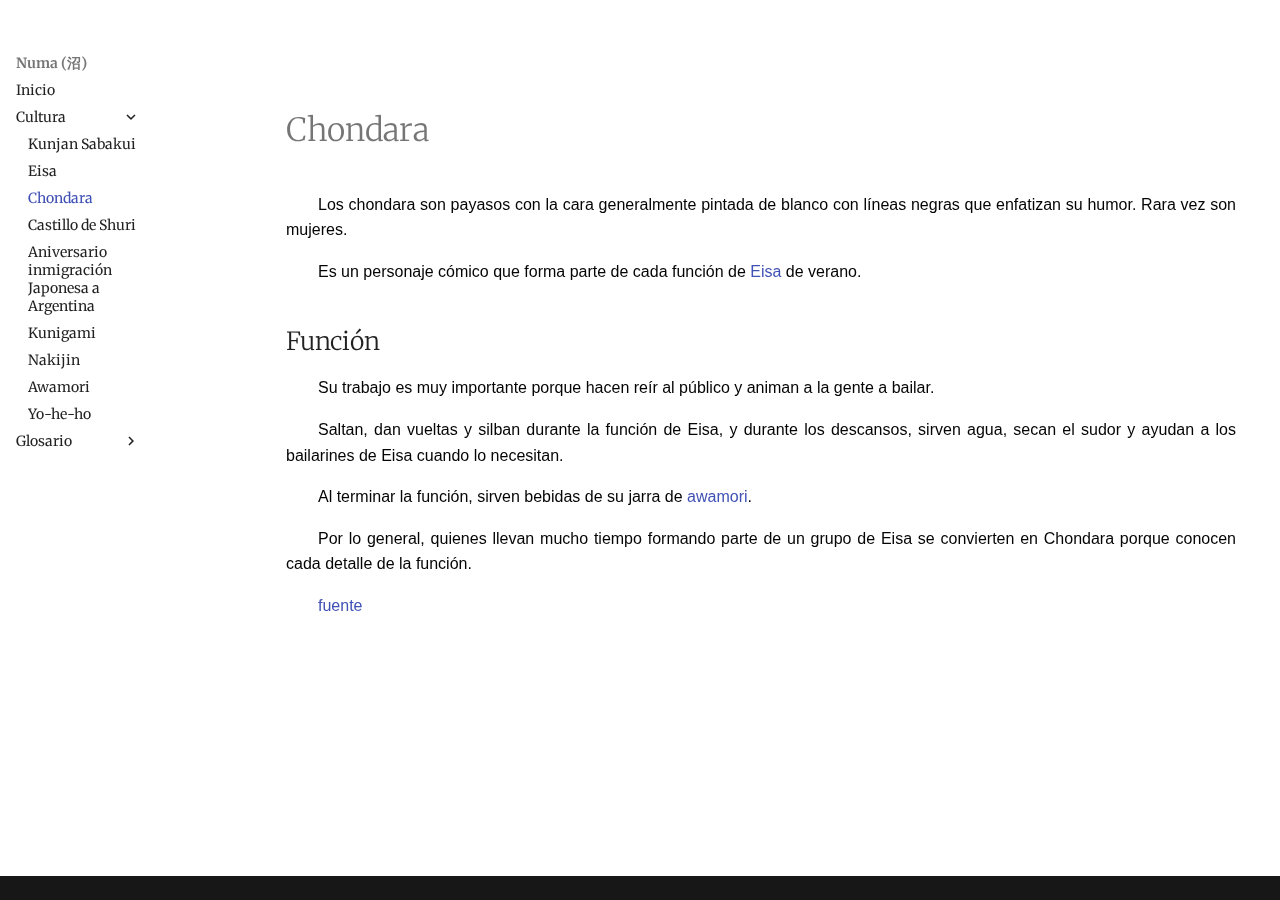
<file: chondara/index.html>
<!doctype html>
<html lang="en" class="no-js">
  <head>
    
      <meta charset="utf-8">
      <meta name="viewport" content="width=device-width,initial-scale=1">
      
      
      
        <link rel="canonical" href="https://junon-txt.github.io/numa/chondara/">
      
      
        <link rel="prev" href="../eisa/">
      
      
        <link rel="next" href="../castillo_shuri/">
      
      
      <link rel="icon" href="../assets/images/favicon.png">
      <meta name="generator" content="mkdocs-1.6.1, mkdocs-material-9.6.14">
    
    
      
        <title>Chondara - Numa (沼)</title>
      
    
    
      <link rel="stylesheet" href="../assets/stylesheets/main.342714a4.min.css">
      
      


    
    
      
    
    
      
        
        
        <link rel="preconnect" href="https://fonts.gstatic.com" crossorigin>
        <link rel="stylesheet" href="https://fonts.googleapis.com/css?family=Merriweather:300,300i,400,400i,700,700i%7CNoto+Sans+Traditional+Chinese:400,400i,700,700i&display=fallback">
        <style>:root{--md-text-font:"Merriweather";--md-code-font:"Noto Sans Traditional Chinese"}</style>
      
    
    
      <link rel="stylesheet" href="../styles/numa.css">
    
    <script>__md_scope=new URL("..",location),__md_hash=e=>[...e].reduce(((e,_)=>(e<<5)-e+_.charCodeAt(0)),0),__md_get=(e,_=localStorage,t=__md_scope)=>JSON.parse(_.getItem(t.pathname+"."+e)),__md_set=(e,_,t=localStorage,a=__md_scope)=>{try{t.setItem(a.pathname+"."+e,JSON.stringify(_))}catch(e){}}</script>
    
      

    
    
    
  </head>
  
  
    <body dir="ltr">
  
    
    <input class="md-toggle" data-md-toggle="drawer" type="checkbox" id="__drawer" autocomplete="off">
    <input class="md-toggle" data-md-toggle="search" type="checkbox" id="__search" autocomplete="off">
    <label class="md-overlay" for="__drawer"></label>
    <div data-md-component="skip">
      
        
        <a href="#chondara" class="md-skip">
          Skip to content
        </a>
      
    </div>
    <div data-md-component="announce">
      
    </div>
    
    
      

  

<header class="md-header md-header--shadow" data-md-component="header">
  <nav class="md-header__inner md-grid" aria-label="Header">
    <a href=".." title="Numa (沼)" class="md-header__button md-logo" aria-label="Numa (沼)" data-md-component="logo">
      
  
  <svg xmlns="http://www.w3.org/2000/svg" viewBox="0 0 24 24"><path d="M12 8a3 3 0 0 0 3-3 3 3 0 0 0-3-3 3 3 0 0 0-3 3 3 3 0 0 0 3 3m0 3.54C9.64 9.35 6.5 8 3 8v11c3.5 0 6.64 1.35 9 3.54 2.36-2.19 5.5-3.54 9-3.54V8c-3.5 0-6.64 1.35-9 3.54"/></svg>

    </a>
    <label class="md-header__button md-icon" for="__drawer">
      
      <svg xmlns="http://www.w3.org/2000/svg" viewBox="0 0 24 24"><path d="M3 6h18v2H3zm0 5h18v2H3zm0 5h18v2H3z"/></svg>
    </label>
    <div class="md-header__title" data-md-component="header-title">
      <div class="md-header__ellipsis">
        <div class="md-header__topic">
          <span class="md-ellipsis">
            Numa (沼)
          </span>
        </div>
        <div class="md-header__topic" data-md-component="header-topic">
          <span class="md-ellipsis">
            
              Chondara
            
          </span>
        </div>
      </div>
    </div>
    
    
      <script>var palette=__md_get("__palette");if(palette&&palette.color){if("(prefers-color-scheme)"===palette.color.media){var media=matchMedia("(prefers-color-scheme: light)"),input=document.querySelector(media.matches?"[data-md-color-media='(prefers-color-scheme: light)']":"[data-md-color-media='(prefers-color-scheme: dark)']");palette.color.media=input.getAttribute("data-md-color-media"),palette.color.scheme=input.getAttribute("data-md-color-scheme"),palette.color.primary=input.getAttribute("data-md-color-primary"),palette.color.accent=input.getAttribute("data-md-color-accent")}for(var[key,value]of Object.entries(palette.color))document.body.setAttribute("data-md-color-"+key,value)}</script>
    
    
    
      
      
        <label class="md-header__button md-icon" for="__search">
          
          <svg xmlns="http://www.w3.org/2000/svg" viewBox="0 0 24 24"><path d="M9.5 3A6.5 6.5 0 0 1 16 9.5c0 1.61-.59 3.09-1.56 4.23l.27.27h.79l5 5-1.5 1.5-5-5v-.79l-.27-.27A6.52 6.52 0 0 1 9.5 16 6.5 6.5 0 0 1 3 9.5 6.5 6.5 0 0 1 9.5 3m0 2C7 5 5 7 5 9.5S7 14 9.5 14 14 12 14 9.5 12 5 9.5 5"/></svg>
        </label>
        <div class="md-search" data-md-component="search" role="dialog">
  <label class="md-search__overlay" for="__search"></label>
  <div class="md-search__inner" role="search">
    <form class="md-search__form" name="search">
      <input type="text" class="md-search__input" name="query" aria-label="Search" placeholder="Search" autocapitalize="off" autocorrect="off" autocomplete="off" spellcheck="false" data-md-component="search-query" required>
      <label class="md-search__icon md-icon" for="__search">
        
        <svg xmlns="http://www.w3.org/2000/svg" viewBox="0 0 24 24"><path d="M9.5 3A6.5 6.5 0 0 1 16 9.5c0 1.61-.59 3.09-1.56 4.23l.27.27h.79l5 5-1.5 1.5-5-5v-.79l-.27-.27A6.52 6.52 0 0 1 9.5 16 6.5 6.5 0 0 1 3 9.5 6.5 6.5 0 0 1 9.5 3m0 2C7 5 5 7 5 9.5S7 14 9.5 14 14 12 14 9.5 12 5 9.5 5"/></svg>
        
        <svg xmlns="http://www.w3.org/2000/svg" viewBox="0 0 24 24"><path d="M20 11v2H8l5.5 5.5-1.42 1.42L4.16 12l7.92-7.92L13.5 5.5 8 11z"/></svg>
      </label>
      <nav class="md-search__options" aria-label="Search">
        
        <button type="reset" class="md-search__icon md-icon" title="Clear" aria-label="Clear" tabindex="-1">
          
          <svg xmlns="http://www.w3.org/2000/svg" viewBox="0 0 24 24"><path d="M19 6.41 17.59 5 12 10.59 6.41 5 5 6.41 10.59 12 5 17.59 6.41 19 12 13.41 17.59 19 19 17.59 13.41 12z"/></svg>
        </button>
      </nav>
      
    </form>
    <div class="md-search__output">
      <div class="md-search__scrollwrap" tabindex="0" data-md-scrollfix>
        <div class="md-search-result" data-md-component="search-result">
          <div class="md-search-result__meta">
            Initializing search
          </div>
          <ol class="md-search-result__list" role="presentation"></ol>
        </div>
      </div>
    </div>
  </div>
</div>
      
    
    
  </nav>
  
</header>
    
    <div class="md-container" data-md-component="container">
      
      
        
          
        
      
      <main class="md-main" data-md-component="main">
        <div class="md-main__inner md-grid">
          
            
              
              <div class="md-sidebar md-sidebar--primary" data-md-component="sidebar" data-md-type="navigation" >
                <div class="md-sidebar__scrollwrap">
                  <div class="md-sidebar__inner">
                    



<nav class="md-nav md-nav--primary" aria-label="Navigation" data-md-level="0">
  <label class="md-nav__title" for="__drawer">
    <a href=".." title="Numa (沼)" class="md-nav__button md-logo" aria-label="Numa (沼)" data-md-component="logo">
      
  
  <svg xmlns="http://www.w3.org/2000/svg" viewBox="0 0 24 24"><path d="M12 8a3 3 0 0 0 3-3 3 3 0 0 0-3-3 3 3 0 0 0-3 3 3 3 0 0 0 3 3m0 3.54C9.64 9.35 6.5 8 3 8v11c3.5 0 6.64 1.35 9 3.54 2.36-2.19 5.5-3.54 9-3.54V8c-3.5 0-6.64 1.35-9 3.54"/></svg>

    </a>
    Numa (沼)
  </label>
  
  <ul class="md-nav__list" data-md-scrollfix>
    
      
      
  
  
  
  
    <li class="md-nav__item">
      <a href=".." class="md-nav__link">
        
  
  
  <span class="md-ellipsis">
    Inicio
    
  </span>
  

      </a>
    </li>
  

    
      
      
  
  
    
  
  
  
    
    
    
    
    
    <li class="md-nav__item md-nav__item--active md-nav__item--nested">
      
        
        
        <input class="md-nav__toggle md-toggle " type="checkbox" id="__nav_2" checked>
        
          
          <label class="md-nav__link" for="__nav_2" id="__nav_2_label" tabindex="0">
            
  
  
  <span class="md-ellipsis">
    Cultura
    
  </span>
  

            <span class="md-nav__icon md-icon"></span>
          </label>
        
        <nav class="md-nav" data-md-level="1" aria-labelledby="__nav_2_label" aria-expanded="true">
          <label class="md-nav__title" for="__nav_2">
            <span class="md-nav__icon md-icon"></span>
            Cultura
          </label>
          <ul class="md-nav__list" data-md-scrollfix>
            
              
                
  
  
  
  
    <li class="md-nav__item">
      <a href="../kunjan_sabakui/" class="md-nav__link">
        
  
  
  <span class="md-ellipsis">
    Kunjan Sabakui
    
  </span>
  

      </a>
    </li>
  

              
            
              
                
  
  
  
  
    <li class="md-nav__item">
      <a href="../eisa/" class="md-nav__link">
        
  
  
  <span class="md-ellipsis">
    Eisa
    
  </span>
  

      </a>
    </li>
  

              
            
              
                
  
  
    
  
  
  
    <li class="md-nav__item md-nav__item--active">
      
      <input class="md-nav__toggle md-toggle" type="checkbox" id="__toc">
      
      
        
      
      
        <label class="md-nav__link md-nav__link--active" for="__toc">
          
  
  
  <span class="md-ellipsis">
    Chondara
    
  </span>
  

          <span class="md-nav__icon md-icon"></span>
        </label>
      
      <a href="./" class="md-nav__link md-nav__link--active">
        
  
  
  <span class="md-ellipsis">
    Chondara
    
  </span>
  

      </a>
      
        

<nav class="md-nav md-nav--secondary" aria-label="Table of contents">
  
  
  
    
  
  
    <label class="md-nav__title" for="__toc">
      <span class="md-nav__icon md-icon"></span>
      Table of contents
    </label>
    <ul class="md-nav__list" data-md-component="toc" data-md-scrollfix>
      
        <li class="md-nav__item">
  <a href="#chondara-funcion" class="md-nav__link">
    <span class="md-ellipsis">
      Función
    </span>
  </a>
  
</li>
      
    </ul>
  
</nav>
      
    </li>
  

              
            
              
                
  
  
  
  
    <li class="md-nav__item">
      <a href="../castillo_shuri/" class="md-nav__link">
        
  
  
  <span class="md-ellipsis">
    Castillo de Shuri
    
  </span>
  

      </a>
    </li>
  

              
            
              
                
  
  
  
  
    <li class="md-nav__item">
      <a href="../protocolo_festivo_jap/" class="md-nav__link">
        
  
  
  <span class="md-ellipsis">
    Aniversario inmigración Japonesa a Argentina
    
  </span>
  

      </a>
    </li>
  

              
            
              
                
  
  
  
  
    <li class="md-nav__item">
      <a href="../kunigami/" class="md-nav__link">
        
  
  
  <span class="md-ellipsis">
    Kunigami
    
  </span>
  

      </a>
    </li>
  

              
            
              
                
  
  
  
  
    <li class="md-nav__item">
      <a href="../nakijin/" class="md-nav__link">
        
  
  
  <span class="md-ellipsis">
    Nakijin
    
  </span>
  

      </a>
    </li>
  

              
            
              
                
  
  
  
  
    <li class="md-nav__item">
      <a href="../awamori/" class="md-nav__link">
        
  
  
  <span class="md-ellipsis">
    Awamori
    
  </span>
  

      </a>
    </li>
  

              
            
              
                
  
  
  
  
    <li class="md-nav__item">
      <a href="../yoheho/" class="md-nav__link">
        
  
  
  <span class="md-ellipsis">
    Yo-he-ho
    
  </span>
  

      </a>
    </li>
  

              
            
          </ul>
        </nav>
      
    </li>
  

    
      
      
  
  
  
  
    
    
    
    
    
    <li class="md-nav__item md-nav__item--nested">
      
        
        
        <input class="md-nav__toggle md-toggle " type="checkbox" id="__nav_3" >
        
          
          <label class="md-nav__link" for="__nav_3" id="__nav_3_label" tabindex="0">
            
  
  
  <span class="md-ellipsis">
    Glosario
    
  </span>
  

            <span class="md-nav__icon md-icon"></span>
          </label>
        
        <nav class="md-nav" data-md-level="1" aria-labelledby="__nav_3_label" aria-expanded="false">
          <label class="md-nav__title" for="__nav_3">
            <span class="md-nav__icon md-icon"></span>
            Glosario
          </label>
          <ul class="md-nav__list" data-md-scrollfix>
            
              
                
  
  
  
  
    <li class="md-nav__item">
      <a href="../katatsumuri/" class="md-nav__link">
        
  
  
  <span class="md-ellipsis">
    Katatsumuri
    
  </span>
  

      </a>
    </li>
  

              
            
          </ul>
        </nav>
      
    </li>
  

    
  </ul>
</nav>
                  </div>
                </div>
              </div>
            
            
              
              <div class="md-sidebar md-sidebar--secondary" data-md-component="sidebar" data-md-type="toc" >
                <div class="md-sidebar__scrollwrap">
                  <div class="md-sidebar__inner">
                    

<nav class="md-nav md-nav--secondary" aria-label="Table of contents">
  
  
  
    
  
  
    <label class="md-nav__title" for="__toc">
      <span class="md-nav__icon md-icon"></span>
      Table of contents
    </label>
    <ul class="md-nav__list" data-md-component="toc" data-md-scrollfix>
      
        <li class="md-nav__item">
  <a href="#chondara-funcion" class="md-nav__link">
    <span class="md-ellipsis">
      Función
    </span>
  </a>
  
</li>
      
    </ul>
  
</nav>
                  </div>
                </div>
              </div>
            
          
          
            <div class="md-content" data-md-component="content">
              <article class="md-content__inner md-typeset">
                
                  



<h1 id="chondara">Chondara</h1>
<p>Los chondara son payasos con la cara generalmente pintada de blanco con líneas negras que enfatizan su humor. Rara vez son mujeres.</p>
<p>Es un personaje cómico que forma parte de cada función de <a data-preview="data-preview" href="../eisa/#eisa">Eisa</a> de verano.</p>
<h2 id="chondara-funcion">Función</h2>
<p>Su trabajo es muy importante porque hacen reír al público y animan a la gente a bailar.</p>
<p>Saltan, dan vueltas y silban durante la función de Eisa, y durante los descansos, sirven agua, secan el sudor y ayudan a los bailarines de Eisa cuando lo necesitan.</p>
<p>Al terminar la función, sirven bebidas de su jarra de <a data-preview="data-preview" href="../awamori/#awamori">awamori</a>.</p>
<p>Por lo general, quienes llevan mucho tiempo formando parte de un grupo de Eisa se convierten en Chondara porque conocen cada detalle de la función.</p>
<p><a href="https://www.okistyle.com/a2z/?p=2515">fuente</a></p>












                
              </article>
            </div>
          
          
<script>var target=document.getElementById(location.hash.slice(1));target&&target.name&&(target.checked=target.name.startsWith("__tabbed_"))</script>
        </div>
        
          <button type="button" class="md-top md-icon" data-md-component="top" hidden>
  
  <svg xmlns="http://www.w3.org/2000/svg" viewBox="0 0 24 24"><path d="M13 20h-2V8l-5.5 5.5-1.42-1.42L12 4.16l7.92 7.92-1.42 1.42L13 8z"/></svg>
  Back to top
</button>
        
      </main>
      
        <footer class="md-footer">
  
  <div class="md-footer-meta md-typeset">
    <div class="md-footer-meta__inner md-grid">
      <div class="md-copyright">
  
  
</div>
      
    </div>
  </div>
</footer>
      
    </div>
    <div class="md-dialog" data-md-component="dialog">
      <div class="md-dialog__inner md-typeset"></div>
    </div>
    
    
    
      
      <script id="__config" type="application/json">{"base": "..", "features": ["navigation.instant", "navigation.instant.preview", "navigation.tracking", "navigation.top", "navigation.autohide", "content.code.annotate", "content.tooltips", "header.autohide"], "search": "../assets/javascripts/workers/search.d50fe291.min.js", "tags": null, "translations": {"clipboard.copied": "Copied to clipboard", "clipboard.copy": "Copy to clipboard", "search.result.more.one": "1 more on this page", "search.result.more.other": "# more on this page", "search.result.none": "No matching documents", "search.result.one": "1 matching document", "search.result.other": "# matching documents", "search.result.placeholder": "Type to start searching", "search.result.term.missing": "Missing", "select.version": "Select version"}, "version": null}</script>
    
    
      <script src="../assets/javascripts/bundle.13a4f30d.min.js"></script>
      
        <script src="../styles/numa.js"></script>
      
    
  </body>
</html>
</file>
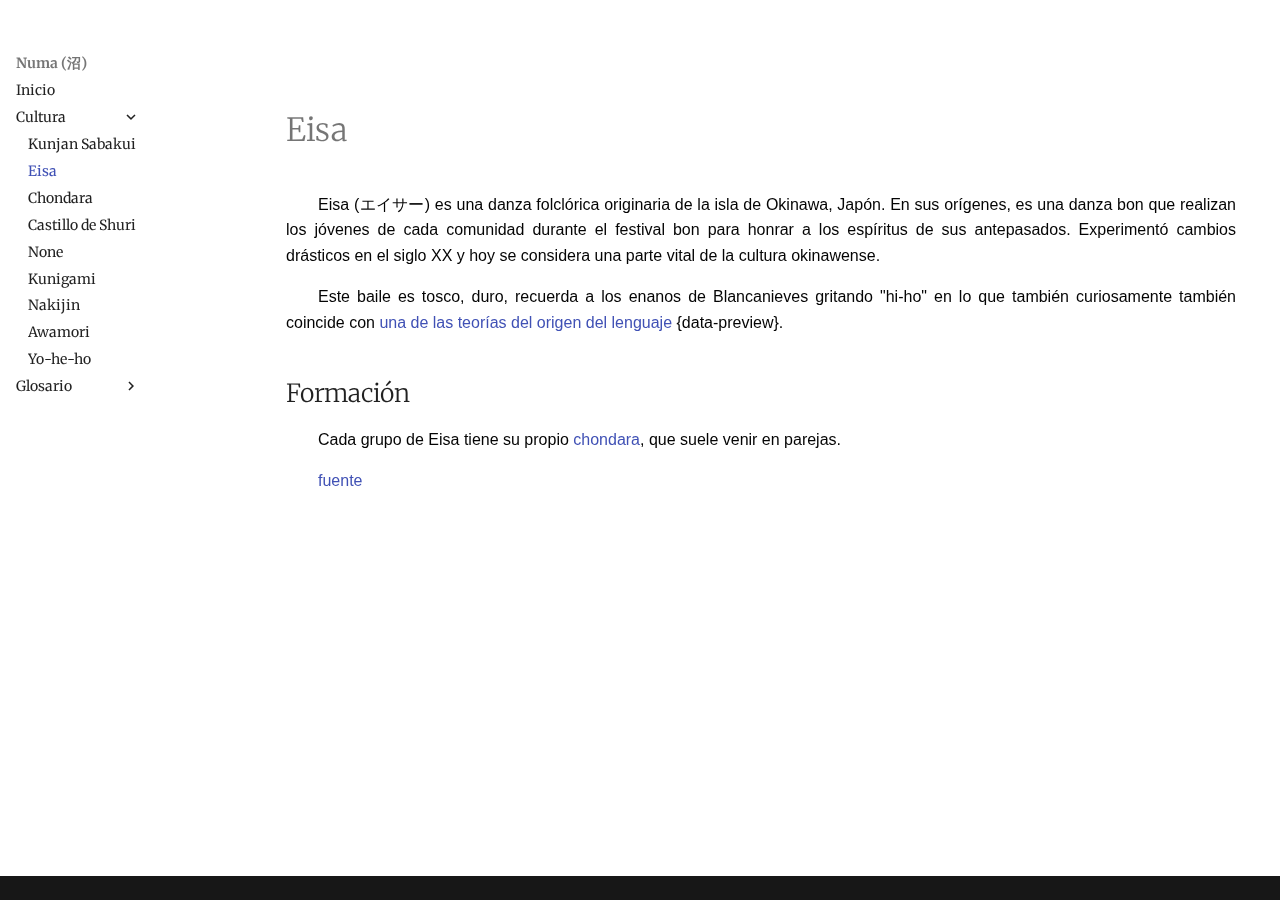
<file: eisa/index.html>
<!doctype html>
<html lang="en" class="no-js">
  <head>
    
      <meta charset="utf-8">
      <meta name="viewport" content="width=device-width,initial-scale=1">
      
      
      
        <link rel="canonical" href="https://junon-txt.github.io/numa/eisa/">
      
      
        <link rel="prev" href="../kunjan_sabakui/">
      
      
        <link rel="next" href="../chondara/">
      
      
      <link rel="icon" href="../assets/images/favicon.png">
      <meta name="generator" content="mkdocs-1.6.1, mkdocs-material-9.6.14">
    
    
      
        <title>Eisa - Numa (沼)</title>
      
    
    
      <link rel="stylesheet" href="../assets/stylesheets/main.342714a4.min.css">
      
      


    
    
      
    
    
      
        
        
        <link rel="preconnect" href="https://fonts.gstatic.com" crossorigin>
        <link rel="stylesheet" href="https://fonts.googleapis.com/css?family=Merriweather:300,300i,400,400i,700,700i%7CNoto+Sans+Traditional+Chinese:400,400i,700,700i&display=fallback">
        <style>:root{--md-text-font:"Merriweather";--md-code-font:"Noto Sans Traditional Chinese"}</style>
      
    
    
      <link rel="stylesheet" href="../styles/numa.css">
    
    <script>__md_scope=new URL("..",location),__md_hash=e=>[...e].reduce(((e,_)=>(e<<5)-e+_.charCodeAt(0)),0),__md_get=(e,_=localStorage,t=__md_scope)=>JSON.parse(_.getItem(t.pathname+"."+e)),__md_set=(e,_,t=localStorage,a=__md_scope)=>{try{t.setItem(a.pathname+"."+e,JSON.stringify(_))}catch(e){}}</script>
    
      

    
    
    
  </head>
  
  
    <body dir="ltr">
  
    
    <input class="md-toggle" data-md-toggle="drawer" type="checkbox" id="__drawer" autocomplete="off">
    <input class="md-toggle" data-md-toggle="search" type="checkbox" id="__search" autocomplete="off">
    <label class="md-overlay" for="__drawer"></label>
    <div data-md-component="skip">
      
        
        <a href="#eisa" class="md-skip">
          Skip to content
        </a>
      
    </div>
    <div data-md-component="announce">
      
    </div>
    
    
      

  

<header class="md-header md-header--shadow" data-md-component="header">
  <nav class="md-header__inner md-grid" aria-label="Header">
    <a href=".." title="Numa (沼)" class="md-header__button md-logo" aria-label="Numa (沼)" data-md-component="logo">
      
  
  <svg xmlns="http://www.w3.org/2000/svg" viewBox="0 0 24 24"><path d="M12 8a3 3 0 0 0 3-3 3 3 0 0 0-3-3 3 3 0 0 0-3 3 3 3 0 0 0 3 3m0 3.54C9.64 9.35 6.5 8 3 8v11c3.5 0 6.64 1.35 9 3.54 2.36-2.19 5.5-3.54 9-3.54V8c-3.5 0-6.64 1.35-9 3.54"/></svg>

    </a>
    <label class="md-header__button md-icon" for="__drawer">
      
      <svg xmlns="http://www.w3.org/2000/svg" viewBox="0 0 24 24"><path d="M3 6h18v2H3zm0 5h18v2H3zm0 5h18v2H3z"/></svg>
    </label>
    <div class="md-header__title" data-md-component="header-title">
      <div class="md-header__ellipsis">
        <div class="md-header__topic">
          <span class="md-ellipsis">
            Numa (沼)
          </span>
        </div>
        <div class="md-header__topic" data-md-component="header-topic">
          <span class="md-ellipsis">
            
              Eisa
            
          </span>
        </div>
      </div>
    </div>
    
    
      <script>var palette=__md_get("__palette");if(palette&&palette.color){if("(prefers-color-scheme)"===palette.color.media){var media=matchMedia("(prefers-color-scheme: light)"),input=document.querySelector(media.matches?"[data-md-color-media='(prefers-color-scheme: light)']":"[data-md-color-media='(prefers-color-scheme: dark)']");palette.color.media=input.getAttribute("data-md-color-media"),palette.color.scheme=input.getAttribute("data-md-color-scheme"),palette.color.primary=input.getAttribute("data-md-color-primary"),palette.color.accent=input.getAttribute("data-md-color-accent")}for(var[key,value]of Object.entries(palette.color))document.body.setAttribute("data-md-color-"+key,value)}</script>
    
    
    
      
      
        <label class="md-header__button md-icon" for="__search">
          
          <svg xmlns="http://www.w3.org/2000/svg" viewBox="0 0 24 24"><path d="M9.5 3A6.5 6.5 0 0 1 16 9.5c0 1.61-.59 3.09-1.56 4.23l.27.27h.79l5 5-1.5 1.5-5-5v-.79l-.27-.27A6.52 6.52 0 0 1 9.5 16 6.5 6.5 0 0 1 3 9.5 6.5 6.5 0 0 1 9.5 3m0 2C7 5 5 7 5 9.5S7 14 9.5 14 14 12 14 9.5 12 5 9.5 5"/></svg>
        </label>
        <div class="md-search" data-md-component="search" role="dialog">
  <label class="md-search__overlay" for="__search"></label>
  <div class="md-search__inner" role="search">
    <form class="md-search__form" name="search">
      <input type="text" class="md-search__input" name="query" aria-label="Search" placeholder="Search" autocapitalize="off" autocorrect="off" autocomplete="off" spellcheck="false" data-md-component="search-query" required>
      <label class="md-search__icon md-icon" for="__search">
        
        <svg xmlns="http://www.w3.org/2000/svg" viewBox="0 0 24 24"><path d="M9.5 3A6.5 6.5 0 0 1 16 9.5c0 1.61-.59 3.09-1.56 4.23l.27.27h.79l5 5-1.5 1.5-5-5v-.79l-.27-.27A6.52 6.52 0 0 1 9.5 16 6.5 6.5 0 0 1 3 9.5 6.5 6.5 0 0 1 9.5 3m0 2C7 5 5 7 5 9.5S7 14 9.5 14 14 12 14 9.5 12 5 9.5 5"/></svg>
        
        <svg xmlns="http://www.w3.org/2000/svg" viewBox="0 0 24 24"><path d="M20 11v2H8l5.5 5.5-1.42 1.42L4.16 12l7.92-7.92L13.5 5.5 8 11z"/></svg>
      </label>
      <nav class="md-search__options" aria-label="Search">
        
        <button type="reset" class="md-search__icon md-icon" title="Clear" aria-label="Clear" tabindex="-1">
          
          <svg xmlns="http://www.w3.org/2000/svg" viewBox="0 0 24 24"><path d="M19 6.41 17.59 5 12 10.59 6.41 5 5 6.41 10.59 12 5 17.59 6.41 19 12 13.41 17.59 19 19 17.59 13.41 12z"/></svg>
        </button>
      </nav>
      
    </form>
    <div class="md-search__output">
      <div class="md-search__scrollwrap" tabindex="0" data-md-scrollfix>
        <div class="md-search-result" data-md-component="search-result">
          <div class="md-search-result__meta">
            Initializing search
          </div>
          <ol class="md-search-result__list" role="presentation"></ol>
        </div>
      </div>
    </div>
  </div>
</div>
      
    
    
  </nav>
  
</header>
    
    <div class="md-container" data-md-component="container">
      
      
        
          
        
      
      <main class="md-main" data-md-component="main">
        <div class="md-main__inner md-grid">
          
            
              
              <div class="md-sidebar md-sidebar--primary" data-md-component="sidebar" data-md-type="navigation" >
                <div class="md-sidebar__scrollwrap">
                  <div class="md-sidebar__inner">
                    



<nav class="md-nav md-nav--primary" aria-label="Navigation" data-md-level="0">
  <label class="md-nav__title" for="__drawer">
    <a href=".." title="Numa (沼)" class="md-nav__button md-logo" aria-label="Numa (沼)" data-md-component="logo">
      
  
  <svg xmlns="http://www.w3.org/2000/svg" viewBox="0 0 24 24"><path d="M12 8a3 3 0 0 0 3-3 3 3 0 0 0-3-3 3 3 0 0 0-3 3 3 3 0 0 0 3 3m0 3.54C9.64 9.35 6.5 8 3 8v11c3.5 0 6.64 1.35 9 3.54 2.36-2.19 5.5-3.54 9-3.54V8c-3.5 0-6.64 1.35-9 3.54"/></svg>

    </a>
    Numa (沼)
  </label>
  
  <ul class="md-nav__list" data-md-scrollfix>
    
      
      
  
  
  
  
    <li class="md-nav__item">
      <a href=".." class="md-nav__link">
        
  
  
  <span class="md-ellipsis">
    Inicio
    
  </span>
  

      </a>
    </li>
  

    
      
      
  
  
    
  
  
  
    
    
    
    
    
    <li class="md-nav__item md-nav__item--active md-nav__item--nested">
      
        
        
        <input class="md-nav__toggle md-toggle " type="checkbox" id="__nav_2" checked>
        
          
          <label class="md-nav__link" for="__nav_2" id="__nav_2_label" tabindex="0">
            
  
  
  <span class="md-ellipsis">
    Cultura
    
  </span>
  

            <span class="md-nav__icon md-icon"></span>
          </label>
        
        <nav class="md-nav" data-md-level="1" aria-labelledby="__nav_2_label" aria-expanded="true">
          <label class="md-nav__title" for="__nav_2">
            <span class="md-nav__icon md-icon"></span>
            Cultura
          </label>
          <ul class="md-nav__list" data-md-scrollfix>
            
              
                
  
  
  
  
    <li class="md-nav__item">
      <a href="../kunjan_sabakui/" class="md-nav__link">
        
  
  
  <span class="md-ellipsis">
    Kunjan Sabakui
    
  </span>
  

      </a>
    </li>
  

              
            
              
                
  
  
    
  
  
  
    <li class="md-nav__item md-nav__item--active">
      
      <input class="md-nav__toggle md-toggle" type="checkbox" id="__toc">
      
      
        
      
      
        <label class="md-nav__link md-nav__link--active" for="__toc">
          
  
  
  <span class="md-ellipsis">
    Eisa
    
  </span>
  

          <span class="md-nav__icon md-icon"></span>
        </label>
      
      <a href="./" class="md-nav__link md-nav__link--active">
        
  
  
  <span class="md-ellipsis">
    Eisa
    
  </span>
  

      </a>
      
        

<nav class="md-nav md-nav--secondary" aria-label="Table of contents">
  
  
  
    
  
  
    <label class="md-nav__title" for="__toc">
      <span class="md-nav__icon md-icon"></span>
      Table of contents
    </label>
    <ul class="md-nav__list" data-md-component="toc" data-md-scrollfix>
      
        <li class="md-nav__item">
  <a href="#eisa-formacion" class="md-nav__link">
    <span class="md-ellipsis">
      Formación
    </span>
  </a>
  
</li>
      
    </ul>
  
</nav>
      
    </li>
  

              
            
              
                
  
  
  
  
    <li class="md-nav__item">
      <a href="../chondara/" class="md-nav__link">
        
  
  
  <span class="md-ellipsis">
    Chondara
    
  </span>
  

      </a>
    </li>
  

              
            
              
                
  
  
  
  
    <li class="md-nav__item">
      <a href="../castillo_shuri/" class="md-nav__link">
        
  
  
  <span class="md-ellipsis">
    Castillo de Shuri
    
  </span>
  

      </a>
    </li>
  

              
            
              
                
  
  
  
  
    <li class="md-nav__item">
      <a href="../protocolo_festivo_japones.md" class="md-nav__link">
        
  
  
  <span class="md-ellipsis">
    None
    
  </span>
  

      </a>
    </li>
  

              
            
              
                
  
  
  
  
    <li class="md-nav__item">
      <a href="../kunigami/" class="md-nav__link">
        
  
  
  <span class="md-ellipsis">
    Kunigami
    
  </span>
  

      </a>
    </li>
  

              
            
              
                
  
  
  
  
    <li class="md-nav__item">
      <a href="../nakijin/" class="md-nav__link">
        
  
  
  <span class="md-ellipsis">
    Nakijin
    
  </span>
  

      </a>
    </li>
  

              
            
              
                
  
  
  
  
    <li class="md-nav__item">
      <a href="../awamori/" class="md-nav__link">
        
  
  
  <span class="md-ellipsis">
    Awamori
    
  </span>
  

      </a>
    </li>
  

              
            
              
                
  
  
  
  
    <li class="md-nav__item">
      <a href="../yoheho/" class="md-nav__link">
        
  
  
  <span class="md-ellipsis">
    Yo-he-ho
    
  </span>
  

      </a>
    </li>
  

              
            
          </ul>
        </nav>
      
    </li>
  

    
      
      
  
  
  
  
    
    
    
    
    
    <li class="md-nav__item md-nav__item--nested">
      
        
        
        <input class="md-nav__toggle md-toggle " type="checkbox" id="__nav_3" >
        
          
          <label class="md-nav__link" for="__nav_3" id="__nav_3_label" tabindex="0">
            
  
  
  <span class="md-ellipsis">
    Glosario
    
  </span>
  

            <span class="md-nav__icon md-icon"></span>
          </label>
        
        <nav class="md-nav" data-md-level="1" aria-labelledby="__nav_3_label" aria-expanded="false">
          <label class="md-nav__title" for="__nav_3">
            <span class="md-nav__icon md-icon"></span>
            Glosario
          </label>
          <ul class="md-nav__list" data-md-scrollfix>
            
              
                
  
  
  
  
    <li class="md-nav__item">
      <a href="../katatsumuri/" class="md-nav__link">
        
  
  
  <span class="md-ellipsis">
    Katatsumuri
    
  </span>
  

      </a>
    </li>
  

              
            
          </ul>
        </nav>
      
    </li>
  

    
  </ul>
</nav>
                  </div>
                </div>
              </div>
            
            
              
              <div class="md-sidebar md-sidebar--secondary" data-md-component="sidebar" data-md-type="toc" >
                <div class="md-sidebar__scrollwrap">
                  <div class="md-sidebar__inner">
                    

<nav class="md-nav md-nav--secondary" aria-label="Table of contents">
  
  
  
    
  
  
    <label class="md-nav__title" for="__toc">
      <span class="md-nav__icon md-icon"></span>
      Table of contents
    </label>
    <ul class="md-nav__list" data-md-component="toc" data-md-scrollfix>
      
        <li class="md-nav__item">
  <a href="#eisa-formacion" class="md-nav__link">
    <span class="md-ellipsis">
      Formación
    </span>
  </a>
  
</li>
      
    </ul>
  
</nav>
                  </div>
                </div>
              </div>
            
          
          
            <div class="md-content" data-md-component="content">
              <article class="md-content__inner md-typeset">
                
                  



<h1 id="eisa">Eisa</h1>
<p>Eisa (エイサー) es una danza folclórica originaria de la isla de Okinawa, Japón. En sus orígenes, es una danza bon que realizan los jóvenes de cada comunidad durante el festival bon para honrar a los espíritus de sus antepasados. Experimentó cambios drásticos en el siglo XX y hoy se considera una parte vital de la cultura okinawense.</p>
<p>Este baile es tosco, duro, recuerda a los enanos de Blancanieves gritando "hi-ho" en lo que también curiosamente también coincide con <a href="../yoheho/#yo-he-ho">una de las teorías del origen del lenguaje</a> {data-preview}.</p>
<h2 id="eisa-formacion">Formación</h2>
<p>Cada grupo de Eisa tiene su propio <a href="../chondara/#chondara">chondara</a>, que suele venir en parejas. </p>
<p><a href="https://en.wikipedia.org/wiki/Eisa_(dance)">fuente</a></p>












                
              </article>
            </div>
          
          
<script>var target=document.getElementById(location.hash.slice(1));target&&target.name&&(target.checked=target.name.startsWith("__tabbed_"))</script>
        </div>
        
          <button type="button" class="md-top md-icon" data-md-component="top" hidden>
  
  <svg xmlns="http://www.w3.org/2000/svg" viewBox="0 0 24 24"><path d="M13 20h-2V8l-5.5 5.5-1.42-1.42L12 4.16l7.92 7.92-1.42 1.42L13 8z"/></svg>
  Back to top
</button>
        
      </main>
      
        <footer class="md-footer">
  
  <div class="md-footer-meta md-typeset">
    <div class="md-footer-meta__inner md-grid">
      <div class="md-copyright">
  
  
</div>
      
    </div>
  </div>
</footer>
      
    </div>
    <div class="md-dialog" data-md-component="dialog">
      <div class="md-dialog__inner md-typeset"></div>
    </div>
    
    
    
      
      <script id="__config" type="application/json">{"base": "..", "features": ["navigation.instant", "navigation.instant.preview", "navigation.tracking", "navigation.top", "navigation.autohide", "content.code.annotate", "content.tooltips", "header.autohide"], "search": "../assets/javascripts/workers/search.d50fe291.min.js", "tags": null, "translations": {"clipboard.copied": "Copied to clipboard", "clipboard.copy": "Copy to clipboard", "search.result.more.one": "1 more on this page", "search.result.more.other": "# more on this page", "search.result.none": "No matching documents", "search.result.one": "1 matching document", "search.result.other": "# matching documents", "search.result.placeholder": "Type to start searching", "search.result.term.missing": "Missing", "select.version": "Select version"}, "version": null}</script>
    
    
      <script src="../assets/javascripts/bundle.13a4f30d.min.js"></script>
      
        <script src="../styles/numa.js"></script>
      
    
  </body>
</html>
</file>
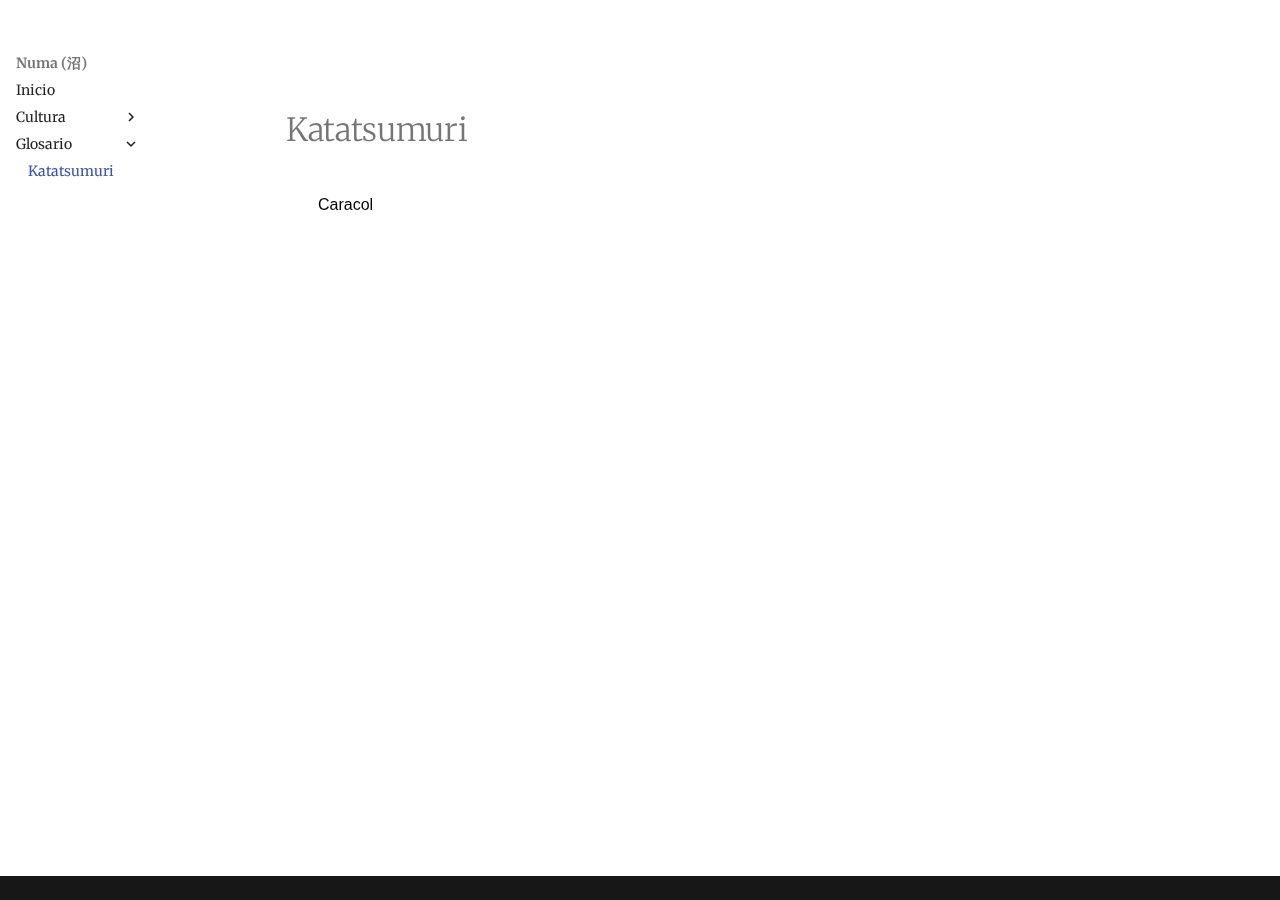
<file: katatsumuri/index.html>
<!doctype html>
<html lang="en" class="no-js">
  <head>
    
      <meta charset="utf-8">
      <meta name="viewport" content="width=device-width,initial-scale=1">
      
      
      
        <link rel="canonical" href="https://junon-txt.github.io/numa/katatsumuri/">
      
      
        <link rel="prev" href="../yoheho/">
      
      
      
      <link rel="icon" href="../assets/images/favicon.png">
      <meta name="generator" content="mkdocs-1.6.1, mkdocs-material-9.6.14">
    
    
      
        <title>Katatsumuri - Numa (沼)</title>
      
    
    
      <link rel="stylesheet" href="../assets/stylesheets/main.342714a4.min.css">
      
      


    
    
      
    
    
      
        
        
        <link rel="preconnect" href="https://fonts.gstatic.com" crossorigin>
        <link rel="stylesheet" href="https://fonts.googleapis.com/css?family=Merriweather:300,300i,400,400i,700,700i%7CNoto+Sans+Traditional+Chinese:400,400i,700,700i&display=fallback">
        <style>:root{--md-text-font:"Merriweather";--md-code-font:"Noto Sans Traditional Chinese"}</style>
      
    
    
      <link rel="stylesheet" href="../styles/numa.css">
    
    <script>__md_scope=new URL("..",location),__md_hash=e=>[...e].reduce(((e,_)=>(e<<5)-e+_.charCodeAt(0)),0),__md_get=(e,_=localStorage,t=__md_scope)=>JSON.parse(_.getItem(t.pathname+"."+e)),__md_set=(e,_,t=localStorage,a=__md_scope)=>{try{t.setItem(a.pathname+"."+e,JSON.stringify(_))}catch(e){}}</script>
    
      

    
    
    
  </head>
  
  
    <body dir="ltr">
  
    
    <input class="md-toggle" data-md-toggle="drawer" type="checkbox" id="__drawer" autocomplete="off">
    <input class="md-toggle" data-md-toggle="search" type="checkbox" id="__search" autocomplete="off">
    <label class="md-overlay" for="__drawer"></label>
    <div data-md-component="skip">
      
        
        <a href="#katatsumuri" class="md-skip">
          Skip to content
        </a>
      
    </div>
    <div data-md-component="announce">
      
    </div>
    
    
      

  

<header class="md-header md-header--shadow" data-md-component="header">
  <nav class="md-header__inner md-grid" aria-label="Header">
    <a href=".." title="Numa (沼)" class="md-header__button md-logo" aria-label="Numa (沼)" data-md-component="logo">
      
  
  <svg xmlns="http://www.w3.org/2000/svg" viewBox="0 0 24 24"><path d="M12 8a3 3 0 0 0 3-3 3 3 0 0 0-3-3 3 3 0 0 0-3 3 3 3 0 0 0 3 3m0 3.54C9.64 9.35 6.5 8 3 8v11c3.5 0 6.64 1.35 9 3.54 2.36-2.19 5.5-3.54 9-3.54V8c-3.5 0-6.64 1.35-9 3.54"/></svg>

    </a>
    <label class="md-header__button md-icon" for="__drawer">
      
      <svg xmlns="http://www.w3.org/2000/svg" viewBox="0 0 24 24"><path d="M3 6h18v2H3zm0 5h18v2H3zm0 5h18v2H3z"/></svg>
    </label>
    <div class="md-header__title" data-md-component="header-title">
      <div class="md-header__ellipsis">
        <div class="md-header__topic">
          <span class="md-ellipsis">
            Numa (沼)
          </span>
        </div>
        <div class="md-header__topic" data-md-component="header-topic">
          <span class="md-ellipsis">
            
              Katatsumuri
            
          </span>
        </div>
      </div>
    </div>
    
    
      <script>var palette=__md_get("__palette");if(palette&&palette.color){if("(prefers-color-scheme)"===palette.color.media){var media=matchMedia("(prefers-color-scheme: light)"),input=document.querySelector(media.matches?"[data-md-color-media='(prefers-color-scheme: light)']":"[data-md-color-media='(prefers-color-scheme: dark)']");palette.color.media=input.getAttribute("data-md-color-media"),palette.color.scheme=input.getAttribute("data-md-color-scheme"),palette.color.primary=input.getAttribute("data-md-color-primary"),palette.color.accent=input.getAttribute("data-md-color-accent")}for(var[key,value]of Object.entries(palette.color))document.body.setAttribute("data-md-color-"+key,value)}</script>
    
    
    
      
      
        <label class="md-header__button md-icon" for="__search">
          
          <svg xmlns="http://www.w3.org/2000/svg" viewBox="0 0 24 24"><path d="M9.5 3A6.5 6.5 0 0 1 16 9.5c0 1.61-.59 3.09-1.56 4.23l.27.27h.79l5 5-1.5 1.5-5-5v-.79l-.27-.27A6.52 6.52 0 0 1 9.5 16 6.5 6.5 0 0 1 3 9.5 6.5 6.5 0 0 1 9.5 3m0 2C7 5 5 7 5 9.5S7 14 9.5 14 14 12 14 9.5 12 5 9.5 5"/></svg>
        </label>
        <div class="md-search" data-md-component="search" role="dialog">
  <label class="md-search__overlay" for="__search"></label>
  <div class="md-search__inner" role="search">
    <form class="md-search__form" name="search">
      <input type="text" class="md-search__input" name="query" aria-label="Search" placeholder="Search" autocapitalize="off" autocorrect="off" autocomplete="off" spellcheck="false" data-md-component="search-query" required>
      <label class="md-search__icon md-icon" for="__search">
        
        <svg xmlns="http://www.w3.org/2000/svg" viewBox="0 0 24 24"><path d="M9.5 3A6.5 6.5 0 0 1 16 9.5c0 1.61-.59 3.09-1.56 4.23l.27.27h.79l5 5-1.5 1.5-5-5v-.79l-.27-.27A6.52 6.52 0 0 1 9.5 16 6.5 6.5 0 0 1 3 9.5 6.5 6.5 0 0 1 9.5 3m0 2C7 5 5 7 5 9.5S7 14 9.5 14 14 12 14 9.5 12 5 9.5 5"/></svg>
        
        <svg xmlns="http://www.w3.org/2000/svg" viewBox="0 0 24 24"><path d="M20 11v2H8l5.5 5.5-1.42 1.42L4.16 12l7.92-7.92L13.5 5.5 8 11z"/></svg>
      </label>
      <nav class="md-search__options" aria-label="Search">
        
        <button type="reset" class="md-search__icon md-icon" title="Clear" aria-label="Clear" tabindex="-1">
          
          <svg xmlns="http://www.w3.org/2000/svg" viewBox="0 0 24 24"><path d="M19 6.41 17.59 5 12 10.59 6.41 5 5 6.41 10.59 12 5 17.59 6.41 19 12 13.41 17.59 19 19 17.59 13.41 12z"/></svg>
        </button>
      </nav>
      
    </form>
    <div class="md-search__output">
      <div class="md-search__scrollwrap" tabindex="0" data-md-scrollfix>
        <div class="md-search-result" data-md-component="search-result">
          <div class="md-search-result__meta">
            Initializing search
          </div>
          <ol class="md-search-result__list" role="presentation"></ol>
        </div>
      </div>
    </div>
  </div>
</div>
      
    
    
  </nav>
  
</header>
    
    <div class="md-container" data-md-component="container">
      
      
        
          
        
      
      <main class="md-main" data-md-component="main">
        <div class="md-main__inner md-grid">
          
            
              
              <div class="md-sidebar md-sidebar--primary" data-md-component="sidebar" data-md-type="navigation" >
                <div class="md-sidebar__scrollwrap">
                  <div class="md-sidebar__inner">
                    



<nav class="md-nav md-nav--primary" aria-label="Navigation" data-md-level="0">
  <label class="md-nav__title" for="__drawer">
    <a href=".." title="Numa (沼)" class="md-nav__button md-logo" aria-label="Numa (沼)" data-md-component="logo">
      
  
  <svg xmlns="http://www.w3.org/2000/svg" viewBox="0 0 24 24"><path d="M12 8a3 3 0 0 0 3-3 3 3 0 0 0-3-3 3 3 0 0 0-3 3 3 3 0 0 0 3 3m0 3.54C9.64 9.35 6.5 8 3 8v11c3.5 0 6.64 1.35 9 3.54 2.36-2.19 5.5-3.54 9-3.54V8c-3.5 0-6.64 1.35-9 3.54"/></svg>

    </a>
    Numa (沼)
  </label>
  
  <ul class="md-nav__list" data-md-scrollfix>
    
      
      
  
  
  
  
    <li class="md-nav__item">
      <a href=".." class="md-nav__link">
        
  
  
  <span class="md-ellipsis">
    Inicio
    
  </span>
  

      </a>
    </li>
  

    
      
      
  
  
  
  
    
    
    
    
    
    <li class="md-nav__item md-nav__item--nested">
      
        
        
        <input class="md-nav__toggle md-toggle " type="checkbox" id="__nav_2" >
        
          
          <label class="md-nav__link" for="__nav_2" id="__nav_2_label" tabindex="0">
            
  
  
  <span class="md-ellipsis">
    Cultura
    
  </span>
  

            <span class="md-nav__icon md-icon"></span>
          </label>
        
        <nav class="md-nav" data-md-level="1" aria-labelledby="__nav_2_label" aria-expanded="false">
          <label class="md-nav__title" for="__nav_2">
            <span class="md-nav__icon md-icon"></span>
            Cultura
          </label>
          <ul class="md-nav__list" data-md-scrollfix>
            
              
                
  
  
  
  
    <li class="md-nav__item">
      <a href="../kunjan_sabakui/" class="md-nav__link">
        
  
  
  <span class="md-ellipsis">
    Kunjan Sabakui
    
  </span>
  

      </a>
    </li>
  

              
            
              
                
  
  
  
  
    <li class="md-nav__item">
      <a href="../eisa/" class="md-nav__link">
        
  
  
  <span class="md-ellipsis">
    Eisa
    
  </span>
  

      </a>
    </li>
  

              
            
              
                
  
  
  
  
    <li class="md-nav__item">
      <a href="../chondara/" class="md-nav__link">
        
  
  
  <span class="md-ellipsis">
    Chondara
    
  </span>
  

      </a>
    </li>
  

              
            
              
                
  
  
  
  
    <li class="md-nav__item">
      <a href="../castillo_shuri/" class="md-nav__link">
        
  
  
  <span class="md-ellipsis">
    Castillo de Shuri
    
  </span>
  

      </a>
    </li>
  

              
            
              
                
  
  
  
  
    <li class="md-nav__item">
      <a href="../protocolo_festivo_jap/" class="md-nav__link">
        
  
  
  <span class="md-ellipsis">
    Aniversario inmigración Japonesa a Argentina
    
  </span>
  

      </a>
    </li>
  

              
            
              
                
  
  
  
  
    <li class="md-nav__item">
      <a href="../kunigami/" class="md-nav__link">
        
  
  
  <span class="md-ellipsis">
    Kunigami
    
  </span>
  

      </a>
    </li>
  

              
            
              
                
  
  
  
  
    <li class="md-nav__item">
      <a href="../nakijin/" class="md-nav__link">
        
  
  
  <span class="md-ellipsis">
    Nakijin
    
  </span>
  

      </a>
    </li>
  

              
            
              
                
  
  
  
  
    <li class="md-nav__item">
      <a href="../awamori/" class="md-nav__link">
        
  
  
  <span class="md-ellipsis">
    Awamori
    
  </span>
  

      </a>
    </li>
  

              
            
              
                
  
  
  
  
    <li class="md-nav__item">
      <a href="../yoheho/" class="md-nav__link">
        
  
  
  <span class="md-ellipsis">
    Yo-he-ho
    
  </span>
  

      </a>
    </li>
  

              
            
          </ul>
        </nav>
      
    </li>
  

    
      
      
  
  
    
  
  
  
    
    
    
    
    
    <li class="md-nav__item md-nav__item--active md-nav__item--nested">
      
        
        
        <input class="md-nav__toggle md-toggle " type="checkbox" id="__nav_3" checked>
        
          
          <label class="md-nav__link" for="__nav_3" id="__nav_3_label" tabindex="0">
            
  
  
  <span class="md-ellipsis">
    Glosario
    
  </span>
  

            <span class="md-nav__icon md-icon"></span>
          </label>
        
        <nav class="md-nav" data-md-level="1" aria-labelledby="__nav_3_label" aria-expanded="true">
          <label class="md-nav__title" for="__nav_3">
            <span class="md-nav__icon md-icon"></span>
            Glosario
          </label>
          <ul class="md-nav__list" data-md-scrollfix>
            
              
                
  
  
    
  
  
  
    <li class="md-nav__item md-nav__item--active">
      
      <input class="md-nav__toggle md-toggle" type="checkbox" id="__toc">
      
      
        
      
      
      <a href="./" class="md-nav__link md-nav__link--active">
        
  
  
  <span class="md-ellipsis">
    Katatsumuri
    
  </span>
  

      </a>
      
    </li>
  

              
            
          </ul>
        </nav>
      
    </li>
  

    
  </ul>
</nav>
                  </div>
                </div>
              </div>
            
            
              
              <div class="md-sidebar md-sidebar--secondary" data-md-component="sidebar" data-md-type="toc" >
                <div class="md-sidebar__scrollwrap">
                  <div class="md-sidebar__inner">
                    

<nav class="md-nav md-nav--secondary" aria-label="Table of contents">
  
  
  
    
  
  
</nav>
                  </div>
                </div>
              </div>
            
          
          
            <div class="md-content" data-md-component="content">
              <article class="md-content__inner md-typeset">
                
                  



<h1 id="katatsumuri">Katatsumuri</h1>
<p>Caracol</p>












                
              </article>
            </div>
          
          
<script>var target=document.getElementById(location.hash.slice(1));target&&target.name&&(target.checked=target.name.startsWith("__tabbed_"))</script>
        </div>
        
          <button type="button" class="md-top md-icon" data-md-component="top" hidden>
  
  <svg xmlns="http://www.w3.org/2000/svg" viewBox="0 0 24 24"><path d="M13 20h-2V8l-5.5 5.5-1.42-1.42L12 4.16l7.92 7.92-1.42 1.42L13 8z"/></svg>
  Back to top
</button>
        
      </main>
      
        <footer class="md-footer">
  
  <div class="md-footer-meta md-typeset">
    <div class="md-footer-meta__inner md-grid">
      <div class="md-copyright">
  
  
</div>
      
    </div>
  </div>
</footer>
      
    </div>
    <div class="md-dialog" data-md-component="dialog">
      <div class="md-dialog__inner md-typeset"></div>
    </div>
    
    
    
      
      <script id="__config" type="application/json">{"base": "..", "features": ["navigation.instant", "navigation.instant.preview", "navigation.tracking", "navigation.top", "navigation.autohide", "content.code.annotate", "content.tooltips", "header.autohide"], "search": "../assets/javascripts/workers/search.d50fe291.min.js", "tags": null, "translations": {"clipboard.copied": "Copied to clipboard", "clipboard.copy": "Copy to clipboard", "search.result.more.one": "1 more on this page", "search.result.more.other": "# more on this page", "search.result.none": "No matching documents", "search.result.one": "1 matching document", "search.result.other": "# matching documents", "search.result.placeholder": "Type to start searching", "search.result.term.missing": "Missing", "select.version": "Select version"}, "version": null}</script>
    
    
      <script src="../assets/javascripts/bundle.13a4f30d.min.js"></script>
      
        <script src="../styles/numa.js"></script>
      
    
  </body>
</html>
</file>
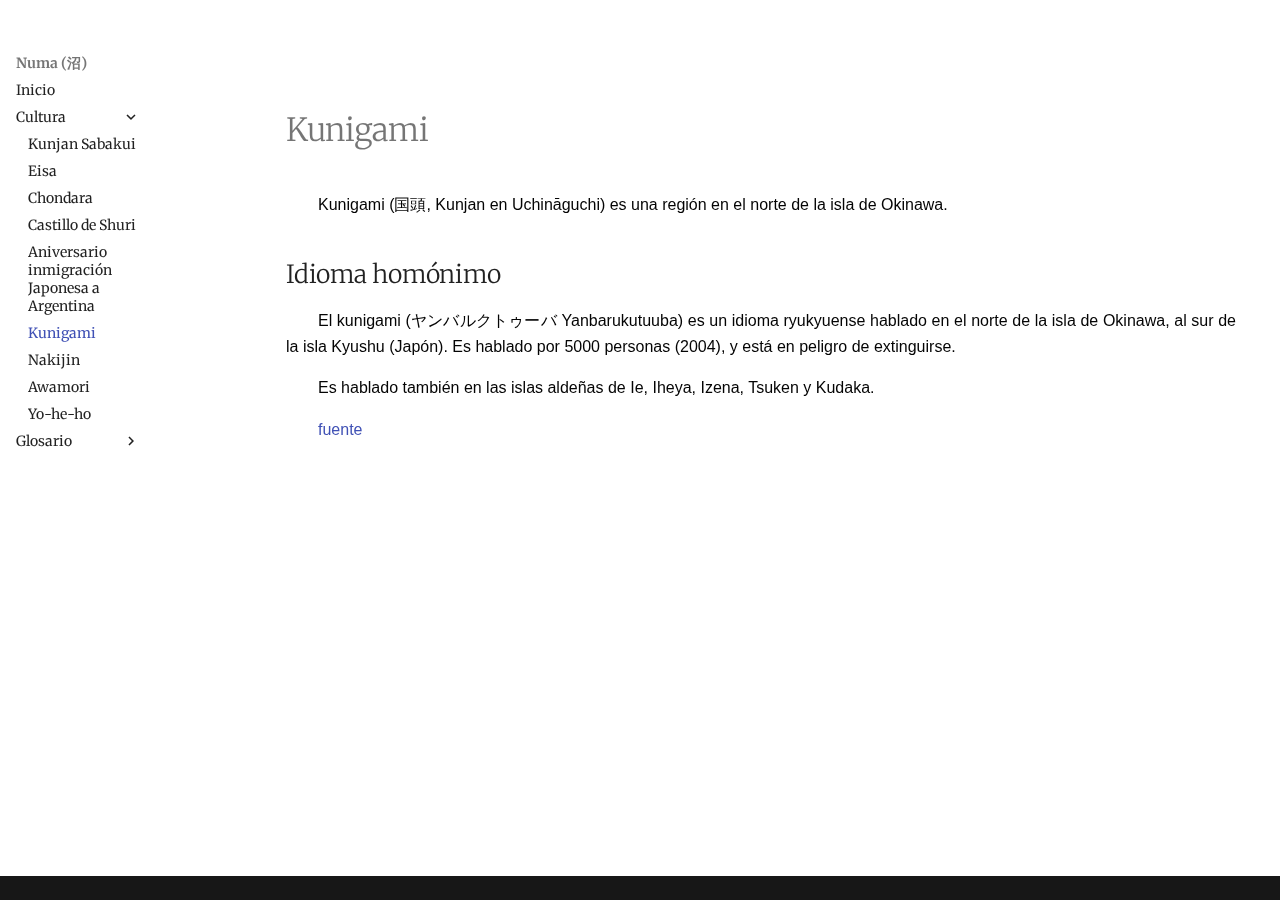
<file: kunigami/index.html>
<!doctype html>
<html lang="en" class="no-js">
  <head>
    
      <meta charset="utf-8">
      <meta name="viewport" content="width=device-width,initial-scale=1">
      
      
      
        <link rel="canonical" href="https://junon-txt.github.io/numa/kunigami/">
      
      
        <link rel="prev" href="../protocolo_festivo_jap/">
      
      
        <link rel="next" href="../nakijin/">
      
      
      <link rel="icon" href="../assets/images/favicon.png">
      <meta name="generator" content="mkdocs-1.6.1, mkdocs-material-9.6.14">
    
    
      
        <title>Kunigami - Numa (沼)</title>
      
    
    
      <link rel="stylesheet" href="../assets/stylesheets/main.342714a4.min.css">
      
      


    
    
      
    
    
      
        
        
        <link rel="preconnect" href="https://fonts.gstatic.com" crossorigin>
        <link rel="stylesheet" href="https://fonts.googleapis.com/css?family=Merriweather:300,300i,400,400i,700,700i%7CNoto+Sans+Traditional+Chinese:400,400i,700,700i&display=fallback">
        <style>:root{--md-text-font:"Merriweather";--md-code-font:"Noto Sans Traditional Chinese"}</style>
      
    
    
      <link rel="stylesheet" href="../styles/numa.css">
    
    <script>__md_scope=new URL("..",location),__md_hash=e=>[...e].reduce(((e,_)=>(e<<5)-e+_.charCodeAt(0)),0),__md_get=(e,_=localStorage,t=__md_scope)=>JSON.parse(_.getItem(t.pathname+"."+e)),__md_set=(e,_,t=localStorage,a=__md_scope)=>{try{t.setItem(a.pathname+"."+e,JSON.stringify(_))}catch(e){}}</script>
    
      

    
    
    
  </head>
  
  
    <body dir="ltr">
  
    
    <input class="md-toggle" data-md-toggle="drawer" type="checkbox" id="__drawer" autocomplete="off">
    <input class="md-toggle" data-md-toggle="search" type="checkbox" id="__search" autocomplete="off">
    <label class="md-overlay" for="__drawer"></label>
    <div data-md-component="skip">
      
        
        <a href="#kunigami" class="md-skip">
          Skip to content
        </a>
      
    </div>
    <div data-md-component="announce">
      
    </div>
    
    
      

  

<header class="md-header md-header--shadow" data-md-component="header">
  <nav class="md-header__inner md-grid" aria-label="Header">
    <a href=".." title="Numa (沼)" class="md-header__button md-logo" aria-label="Numa (沼)" data-md-component="logo">
      
  
  <svg xmlns="http://www.w3.org/2000/svg" viewBox="0 0 24 24"><path d="M12 8a3 3 0 0 0 3-3 3 3 0 0 0-3-3 3 3 0 0 0-3 3 3 3 0 0 0 3 3m0 3.54C9.64 9.35 6.5 8 3 8v11c3.5 0 6.64 1.35 9 3.54 2.36-2.19 5.5-3.54 9-3.54V8c-3.5 0-6.64 1.35-9 3.54"/></svg>

    </a>
    <label class="md-header__button md-icon" for="__drawer">
      
      <svg xmlns="http://www.w3.org/2000/svg" viewBox="0 0 24 24"><path d="M3 6h18v2H3zm0 5h18v2H3zm0 5h18v2H3z"/></svg>
    </label>
    <div class="md-header__title" data-md-component="header-title">
      <div class="md-header__ellipsis">
        <div class="md-header__topic">
          <span class="md-ellipsis">
            Numa (沼)
          </span>
        </div>
        <div class="md-header__topic" data-md-component="header-topic">
          <span class="md-ellipsis">
            
              Kunigami
            
          </span>
        </div>
      </div>
    </div>
    
    
      <script>var palette=__md_get("__palette");if(palette&&palette.color){if("(prefers-color-scheme)"===palette.color.media){var media=matchMedia("(prefers-color-scheme: light)"),input=document.querySelector(media.matches?"[data-md-color-media='(prefers-color-scheme: light)']":"[data-md-color-media='(prefers-color-scheme: dark)']");palette.color.media=input.getAttribute("data-md-color-media"),palette.color.scheme=input.getAttribute("data-md-color-scheme"),palette.color.primary=input.getAttribute("data-md-color-primary"),palette.color.accent=input.getAttribute("data-md-color-accent")}for(var[key,value]of Object.entries(palette.color))document.body.setAttribute("data-md-color-"+key,value)}</script>
    
    
    
      
      
        <label class="md-header__button md-icon" for="__search">
          
          <svg xmlns="http://www.w3.org/2000/svg" viewBox="0 0 24 24"><path d="M9.5 3A6.5 6.5 0 0 1 16 9.5c0 1.61-.59 3.09-1.56 4.23l.27.27h.79l5 5-1.5 1.5-5-5v-.79l-.27-.27A6.52 6.52 0 0 1 9.5 16 6.5 6.5 0 0 1 3 9.5 6.5 6.5 0 0 1 9.5 3m0 2C7 5 5 7 5 9.5S7 14 9.5 14 14 12 14 9.5 12 5 9.5 5"/></svg>
        </label>
        <div class="md-search" data-md-component="search" role="dialog">
  <label class="md-search__overlay" for="__search"></label>
  <div class="md-search__inner" role="search">
    <form class="md-search__form" name="search">
      <input type="text" class="md-search__input" name="query" aria-label="Search" placeholder="Search" autocapitalize="off" autocorrect="off" autocomplete="off" spellcheck="false" data-md-component="search-query" required>
      <label class="md-search__icon md-icon" for="__search">
        
        <svg xmlns="http://www.w3.org/2000/svg" viewBox="0 0 24 24"><path d="M9.5 3A6.5 6.5 0 0 1 16 9.5c0 1.61-.59 3.09-1.56 4.23l.27.27h.79l5 5-1.5 1.5-5-5v-.79l-.27-.27A6.52 6.52 0 0 1 9.5 16 6.5 6.5 0 0 1 3 9.5 6.5 6.5 0 0 1 9.5 3m0 2C7 5 5 7 5 9.5S7 14 9.5 14 14 12 14 9.5 12 5 9.5 5"/></svg>
        
        <svg xmlns="http://www.w3.org/2000/svg" viewBox="0 0 24 24"><path d="M20 11v2H8l5.5 5.5-1.42 1.42L4.16 12l7.92-7.92L13.5 5.5 8 11z"/></svg>
      </label>
      <nav class="md-search__options" aria-label="Search">
        
        <button type="reset" class="md-search__icon md-icon" title="Clear" aria-label="Clear" tabindex="-1">
          
          <svg xmlns="http://www.w3.org/2000/svg" viewBox="0 0 24 24"><path d="M19 6.41 17.59 5 12 10.59 6.41 5 5 6.41 10.59 12 5 17.59 6.41 19 12 13.41 17.59 19 19 17.59 13.41 12z"/></svg>
        </button>
      </nav>
      
    </form>
    <div class="md-search__output">
      <div class="md-search__scrollwrap" tabindex="0" data-md-scrollfix>
        <div class="md-search-result" data-md-component="search-result">
          <div class="md-search-result__meta">
            Initializing search
          </div>
          <ol class="md-search-result__list" role="presentation"></ol>
        </div>
      </div>
    </div>
  </div>
</div>
      
    
    
  </nav>
  
</header>
    
    <div class="md-container" data-md-component="container">
      
      
        
          
        
      
      <main class="md-main" data-md-component="main">
        <div class="md-main__inner md-grid">
          
            
              
              <div class="md-sidebar md-sidebar--primary" data-md-component="sidebar" data-md-type="navigation" >
                <div class="md-sidebar__scrollwrap">
                  <div class="md-sidebar__inner">
                    



<nav class="md-nav md-nav--primary" aria-label="Navigation" data-md-level="0">
  <label class="md-nav__title" for="__drawer">
    <a href=".." title="Numa (沼)" class="md-nav__button md-logo" aria-label="Numa (沼)" data-md-component="logo">
      
  
  <svg xmlns="http://www.w3.org/2000/svg" viewBox="0 0 24 24"><path d="M12 8a3 3 0 0 0 3-3 3 3 0 0 0-3-3 3 3 0 0 0-3 3 3 3 0 0 0 3 3m0 3.54C9.64 9.35 6.5 8 3 8v11c3.5 0 6.64 1.35 9 3.54 2.36-2.19 5.5-3.54 9-3.54V8c-3.5 0-6.64 1.35-9 3.54"/></svg>

    </a>
    Numa (沼)
  </label>
  
  <ul class="md-nav__list" data-md-scrollfix>
    
      
      
  
  
  
  
    <li class="md-nav__item">
      <a href=".." class="md-nav__link">
        
  
  
  <span class="md-ellipsis">
    Inicio
    
  </span>
  

      </a>
    </li>
  

    
      
      
  
  
    
  
  
  
    
    
    
    
    
    <li class="md-nav__item md-nav__item--active md-nav__item--nested">
      
        
        
        <input class="md-nav__toggle md-toggle " type="checkbox" id="__nav_2" checked>
        
          
          <label class="md-nav__link" for="__nav_2" id="__nav_2_label" tabindex="0">
            
  
  
  <span class="md-ellipsis">
    Cultura
    
  </span>
  

            <span class="md-nav__icon md-icon"></span>
          </label>
        
        <nav class="md-nav" data-md-level="1" aria-labelledby="__nav_2_label" aria-expanded="true">
          <label class="md-nav__title" for="__nav_2">
            <span class="md-nav__icon md-icon"></span>
            Cultura
          </label>
          <ul class="md-nav__list" data-md-scrollfix>
            
              
                
  
  
  
  
    <li class="md-nav__item">
      <a href="../kunjan_sabakui/" class="md-nav__link">
        
  
  
  <span class="md-ellipsis">
    Kunjan Sabakui
    
  </span>
  

      </a>
    </li>
  

              
            
              
                
  
  
  
  
    <li class="md-nav__item">
      <a href="../eisa/" class="md-nav__link">
        
  
  
  <span class="md-ellipsis">
    Eisa
    
  </span>
  

      </a>
    </li>
  

              
            
              
                
  
  
  
  
    <li class="md-nav__item">
      <a href="../chondara/" class="md-nav__link">
        
  
  
  <span class="md-ellipsis">
    Chondara
    
  </span>
  

      </a>
    </li>
  

              
            
              
                
  
  
  
  
    <li class="md-nav__item">
      <a href="../castillo_shuri/" class="md-nav__link">
        
  
  
  <span class="md-ellipsis">
    Castillo de Shuri
    
  </span>
  

      </a>
    </li>
  

              
            
              
                
  
  
  
  
    <li class="md-nav__item">
      <a href="../protocolo_festivo_jap/" class="md-nav__link">
        
  
  
  <span class="md-ellipsis">
    Aniversario inmigración Japonesa a Argentina
    
  </span>
  

      </a>
    </li>
  

              
            
              
                
  
  
    
  
  
  
    <li class="md-nav__item md-nav__item--active">
      
      <input class="md-nav__toggle md-toggle" type="checkbox" id="__toc">
      
      
        
      
      
        <label class="md-nav__link md-nav__link--active" for="__toc">
          
  
  
  <span class="md-ellipsis">
    Kunigami
    
  </span>
  

          <span class="md-nav__icon md-icon"></span>
        </label>
      
      <a href="./" class="md-nav__link md-nav__link--active">
        
  
  
  <span class="md-ellipsis">
    Kunigami
    
  </span>
  

      </a>
      
        

<nav class="md-nav md-nav--secondary" aria-label="Table of contents">
  
  
  
    
  
  
    <label class="md-nav__title" for="__toc">
      <span class="md-nav__icon md-icon"></span>
      Table of contents
    </label>
    <ul class="md-nav__list" data-md-component="toc" data-md-scrollfix>
      
        <li class="md-nav__item">
  <a href="#idioma-homonimo" class="md-nav__link">
    <span class="md-ellipsis">
      Idioma homónimo
    </span>
  </a>
  
</li>
      
    </ul>
  
</nav>
      
    </li>
  

              
            
              
                
  
  
  
  
    <li class="md-nav__item">
      <a href="../nakijin/" class="md-nav__link">
        
  
  
  <span class="md-ellipsis">
    Nakijin
    
  </span>
  

      </a>
    </li>
  

              
            
              
                
  
  
  
  
    <li class="md-nav__item">
      <a href="../awamori/" class="md-nav__link">
        
  
  
  <span class="md-ellipsis">
    Awamori
    
  </span>
  

      </a>
    </li>
  

              
            
              
                
  
  
  
  
    <li class="md-nav__item">
      <a href="../yoheho/" class="md-nav__link">
        
  
  
  <span class="md-ellipsis">
    Yo-he-ho
    
  </span>
  

      </a>
    </li>
  

              
            
          </ul>
        </nav>
      
    </li>
  

    
      
      
  
  
  
  
    
    
    
    
    
    <li class="md-nav__item md-nav__item--nested">
      
        
        
        <input class="md-nav__toggle md-toggle " type="checkbox" id="__nav_3" >
        
          
          <label class="md-nav__link" for="__nav_3" id="__nav_3_label" tabindex="0">
            
  
  
  <span class="md-ellipsis">
    Glosario
    
  </span>
  

            <span class="md-nav__icon md-icon"></span>
          </label>
        
        <nav class="md-nav" data-md-level="1" aria-labelledby="__nav_3_label" aria-expanded="false">
          <label class="md-nav__title" for="__nav_3">
            <span class="md-nav__icon md-icon"></span>
            Glosario
          </label>
          <ul class="md-nav__list" data-md-scrollfix>
            
              
                
  
  
  
  
    <li class="md-nav__item">
      <a href="../katatsumuri/" class="md-nav__link">
        
  
  
  <span class="md-ellipsis">
    Katatsumuri
    
  </span>
  

      </a>
    </li>
  

              
            
          </ul>
        </nav>
      
    </li>
  

    
  </ul>
</nav>
                  </div>
                </div>
              </div>
            
            
              
              <div class="md-sidebar md-sidebar--secondary" data-md-component="sidebar" data-md-type="toc" >
                <div class="md-sidebar__scrollwrap">
                  <div class="md-sidebar__inner">
                    

<nav class="md-nav md-nav--secondary" aria-label="Table of contents">
  
  
  
    
  
  
    <label class="md-nav__title" for="__toc">
      <span class="md-nav__icon md-icon"></span>
      Table of contents
    </label>
    <ul class="md-nav__list" data-md-component="toc" data-md-scrollfix>
      
        <li class="md-nav__item">
  <a href="#idioma-homonimo" class="md-nav__link">
    <span class="md-ellipsis">
      Idioma homónimo
    </span>
  </a>
  
</li>
      
    </ul>
  
</nav>
                  </div>
                </div>
              </div>
            
          
          
            <div class="md-content" data-md-component="content">
              <article class="md-content__inner md-typeset">
                
                  



<h1 id="kunigami">Kunigami</h1>
<p>Kunigami (国頭, Kunjan en Uchināguchi) es una región en el norte de la isla de Okinawa.</p>
<h2 id="idioma-homonimo">Idioma homónimo</h2>
<p>El kunigami (ヤンバルクトゥーバ Yanbarukutuuba) es un idioma ryukyuense hablado en el norte de la isla de Okinawa, al sur de la isla Kyushu (Japón). Es hablado por 5000 personas (2004), y está en peligro de extinguirse.</p>
<p>Es hablado también en las islas aldeñas de Ie, Iheya, Izena, Tsuken y Kudaka.</p>
<p><a href="https://es.wikipedia.org/wiki/Idioma_kunigami">fuente</a></p>












                
              </article>
            </div>
          
          
<script>var target=document.getElementById(location.hash.slice(1));target&&target.name&&(target.checked=target.name.startsWith("__tabbed_"))</script>
        </div>
        
          <button type="button" class="md-top md-icon" data-md-component="top" hidden>
  
  <svg xmlns="http://www.w3.org/2000/svg" viewBox="0 0 24 24"><path d="M13 20h-2V8l-5.5 5.5-1.42-1.42L12 4.16l7.92 7.92-1.42 1.42L13 8z"/></svg>
  Back to top
</button>
        
      </main>
      
        <footer class="md-footer">
  
  <div class="md-footer-meta md-typeset">
    <div class="md-footer-meta__inner md-grid">
      <div class="md-copyright">
  
  
</div>
      
    </div>
  </div>
</footer>
      
    </div>
    <div class="md-dialog" data-md-component="dialog">
      <div class="md-dialog__inner md-typeset"></div>
    </div>
    
    
    
      
      <script id="__config" type="application/json">{"base": "..", "features": ["navigation.instant", "navigation.instant.preview", "navigation.tracking", "navigation.top", "navigation.autohide", "content.code.annotate", "content.tooltips", "header.autohide"], "search": "../assets/javascripts/workers/search.d50fe291.min.js", "tags": null, "translations": {"clipboard.copied": "Copied to clipboard", "clipboard.copy": "Copy to clipboard", "search.result.more.one": "1 more on this page", "search.result.more.other": "# more on this page", "search.result.none": "No matching documents", "search.result.one": "1 matching document", "search.result.other": "# matching documents", "search.result.placeholder": "Type to start searching", "search.result.term.missing": "Missing", "select.version": "Select version"}, "version": null}</script>
    
    
      <script src="../assets/javascripts/bundle.13a4f30d.min.js"></script>
      
        <script src="../styles/numa.js"></script>
      
    
  </body>
</html>
</file>
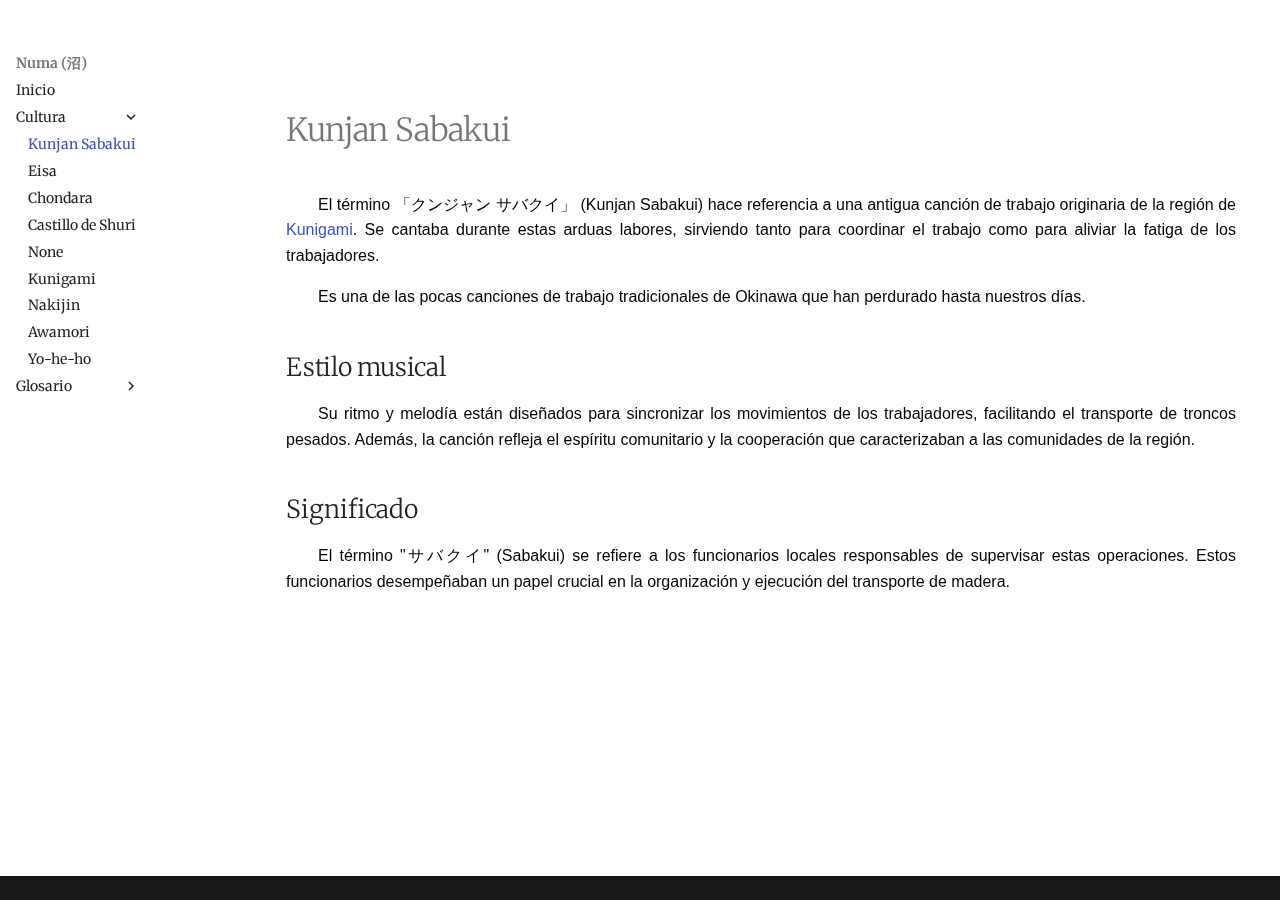
<file: kunjan_sabakui/index.html>
<!doctype html>
<html lang="en" class="no-js">
  <head>
    
      <meta charset="utf-8">
      <meta name="viewport" content="width=device-width,initial-scale=1">
      
      
      
        <link rel="canonical" href="https://junon-txt.github.io/numa/kunjan_sabakui/">
      
      
        <link rel="prev" href="..">
      
      
        <link rel="next" href="../eisa/">
      
      
      <link rel="icon" href="../assets/images/favicon.png">
      <meta name="generator" content="mkdocs-1.6.1, mkdocs-material-9.6.14">
    
    
      
        <title>Kunjan Sabakui - Numa (沼)</title>
      
    
    
      <link rel="stylesheet" href="../assets/stylesheets/main.342714a4.min.css">
      
      


    
    
      
    
    
      
        
        
        <link rel="preconnect" href="https://fonts.gstatic.com" crossorigin>
        <link rel="stylesheet" href="https://fonts.googleapis.com/css?family=Merriweather:300,300i,400,400i,700,700i%7CNoto+Sans+Traditional+Chinese:400,400i,700,700i&display=fallback">
        <style>:root{--md-text-font:"Merriweather";--md-code-font:"Noto Sans Traditional Chinese"}</style>
      
    
    
      <link rel="stylesheet" href="../styles/numa.css">
    
    <script>__md_scope=new URL("..",location),__md_hash=e=>[...e].reduce(((e,_)=>(e<<5)-e+_.charCodeAt(0)),0),__md_get=(e,_=localStorage,t=__md_scope)=>JSON.parse(_.getItem(t.pathname+"."+e)),__md_set=(e,_,t=localStorage,a=__md_scope)=>{try{t.setItem(a.pathname+"."+e,JSON.stringify(_))}catch(e){}}</script>
    
      

    
    
    
  </head>
  
  
    <body dir="ltr">
  
    
    <input class="md-toggle" data-md-toggle="drawer" type="checkbox" id="__drawer" autocomplete="off">
    <input class="md-toggle" data-md-toggle="search" type="checkbox" id="__search" autocomplete="off">
    <label class="md-overlay" for="__drawer"></label>
    <div data-md-component="skip">
      
        
        <a href="#kunjan-sabakui" class="md-skip">
          Skip to content
        </a>
      
    </div>
    <div data-md-component="announce">
      
    </div>
    
    
      

  

<header class="md-header md-header--shadow" data-md-component="header">
  <nav class="md-header__inner md-grid" aria-label="Header">
    <a href=".." title="Numa (沼)" class="md-header__button md-logo" aria-label="Numa (沼)" data-md-component="logo">
      
  
  <svg xmlns="http://www.w3.org/2000/svg" viewBox="0 0 24 24"><path d="M12 8a3 3 0 0 0 3-3 3 3 0 0 0-3-3 3 3 0 0 0-3 3 3 3 0 0 0 3 3m0 3.54C9.64 9.35 6.5 8 3 8v11c3.5 0 6.64 1.35 9 3.54 2.36-2.19 5.5-3.54 9-3.54V8c-3.5 0-6.64 1.35-9 3.54"/></svg>

    </a>
    <label class="md-header__button md-icon" for="__drawer">
      
      <svg xmlns="http://www.w3.org/2000/svg" viewBox="0 0 24 24"><path d="M3 6h18v2H3zm0 5h18v2H3zm0 5h18v2H3z"/></svg>
    </label>
    <div class="md-header__title" data-md-component="header-title">
      <div class="md-header__ellipsis">
        <div class="md-header__topic">
          <span class="md-ellipsis">
            Numa (沼)
          </span>
        </div>
        <div class="md-header__topic" data-md-component="header-topic">
          <span class="md-ellipsis">
            
              Kunjan Sabakui
            
          </span>
        </div>
      </div>
    </div>
    
    
      <script>var palette=__md_get("__palette");if(palette&&palette.color){if("(prefers-color-scheme)"===palette.color.media){var media=matchMedia("(prefers-color-scheme: light)"),input=document.querySelector(media.matches?"[data-md-color-media='(prefers-color-scheme: light)']":"[data-md-color-media='(prefers-color-scheme: dark)']");palette.color.media=input.getAttribute("data-md-color-media"),palette.color.scheme=input.getAttribute("data-md-color-scheme"),palette.color.primary=input.getAttribute("data-md-color-primary"),palette.color.accent=input.getAttribute("data-md-color-accent")}for(var[key,value]of Object.entries(palette.color))document.body.setAttribute("data-md-color-"+key,value)}</script>
    
    
    
      
      
        <label class="md-header__button md-icon" for="__search">
          
          <svg xmlns="http://www.w3.org/2000/svg" viewBox="0 0 24 24"><path d="M9.5 3A6.5 6.5 0 0 1 16 9.5c0 1.61-.59 3.09-1.56 4.23l.27.27h.79l5 5-1.5 1.5-5-5v-.79l-.27-.27A6.52 6.52 0 0 1 9.5 16 6.5 6.5 0 0 1 3 9.5 6.5 6.5 0 0 1 9.5 3m0 2C7 5 5 7 5 9.5S7 14 9.5 14 14 12 14 9.5 12 5 9.5 5"/></svg>
        </label>
        <div class="md-search" data-md-component="search" role="dialog">
  <label class="md-search__overlay" for="__search"></label>
  <div class="md-search__inner" role="search">
    <form class="md-search__form" name="search">
      <input type="text" class="md-search__input" name="query" aria-label="Search" placeholder="Search" autocapitalize="off" autocorrect="off" autocomplete="off" spellcheck="false" data-md-component="search-query" required>
      <label class="md-search__icon md-icon" for="__search">
        
        <svg xmlns="http://www.w3.org/2000/svg" viewBox="0 0 24 24"><path d="M9.5 3A6.5 6.5 0 0 1 16 9.5c0 1.61-.59 3.09-1.56 4.23l.27.27h.79l5 5-1.5 1.5-5-5v-.79l-.27-.27A6.52 6.52 0 0 1 9.5 16 6.5 6.5 0 0 1 3 9.5 6.5 6.5 0 0 1 9.5 3m0 2C7 5 5 7 5 9.5S7 14 9.5 14 14 12 14 9.5 12 5 9.5 5"/></svg>
        
        <svg xmlns="http://www.w3.org/2000/svg" viewBox="0 0 24 24"><path d="M20 11v2H8l5.5 5.5-1.42 1.42L4.16 12l7.92-7.92L13.5 5.5 8 11z"/></svg>
      </label>
      <nav class="md-search__options" aria-label="Search">
        
        <button type="reset" class="md-search__icon md-icon" title="Clear" aria-label="Clear" tabindex="-1">
          
          <svg xmlns="http://www.w3.org/2000/svg" viewBox="0 0 24 24"><path d="M19 6.41 17.59 5 12 10.59 6.41 5 5 6.41 10.59 12 5 17.59 6.41 19 12 13.41 17.59 19 19 17.59 13.41 12z"/></svg>
        </button>
      </nav>
      
    </form>
    <div class="md-search__output">
      <div class="md-search__scrollwrap" tabindex="0" data-md-scrollfix>
        <div class="md-search-result" data-md-component="search-result">
          <div class="md-search-result__meta">
            Initializing search
          </div>
          <ol class="md-search-result__list" role="presentation"></ol>
        </div>
      </div>
    </div>
  </div>
</div>
      
    
    
  </nav>
  
</header>
    
    <div class="md-container" data-md-component="container">
      
      
        
          
        
      
      <main class="md-main" data-md-component="main">
        <div class="md-main__inner md-grid">
          
            
              
              <div class="md-sidebar md-sidebar--primary" data-md-component="sidebar" data-md-type="navigation" >
                <div class="md-sidebar__scrollwrap">
                  <div class="md-sidebar__inner">
                    



<nav class="md-nav md-nav--primary" aria-label="Navigation" data-md-level="0">
  <label class="md-nav__title" for="__drawer">
    <a href=".." title="Numa (沼)" class="md-nav__button md-logo" aria-label="Numa (沼)" data-md-component="logo">
      
  
  <svg xmlns="http://www.w3.org/2000/svg" viewBox="0 0 24 24"><path d="M12 8a3 3 0 0 0 3-3 3 3 0 0 0-3-3 3 3 0 0 0-3 3 3 3 0 0 0 3 3m0 3.54C9.64 9.35 6.5 8 3 8v11c3.5 0 6.64 1.35 9 3.54 2.36-2.19 5.5-3.54 9-3.54V8c-3.5 0-6.64 1.35-9 3.54"/></svg>

    </a>
    Numa (沼)
  </label>
  
  <ul class="md-nav__list" data-md-scrollfix>
    
      
      
  
  
  
  
    <li class="md-nav__item">
      <a href=".." class="md-nav__link">
        
  
  
  <span class="md-ellipsis">
    Inicio
    
  </span>
  

      </a>
    </li>
  

    
      
      
  
  
    
  
  
  
    
    
    
    
    
    <li class="md-nav__item md-nav__item--active md-nav__item--nested">
      
        
        
        <input class="md-nav__toggle md-toggle " type="checkbox" id="__nav_2" checked>
        
          
          <label class="md-nav__link" for="__nav_2" id="__nav_2_label" tabindex="0">
            
  
  
  <span class="md-ellipsis">
    Cultura
    
  </span>
  

            <span class="md-nav__icon md-icon"></span>
          </label>
        
        <nav class="md-nav" data-md-level="1" aria-labelledby="__nav_2_label" aria-expanded="true">
          <label class="md-nav__title" for="__nav_2">
            <span class="md-nav__icon md-icon"></span>
            Cultura
          </label>
          <ul class="md-nav__list" data-md-scrollfix>
            
              
                
  
  
    
  
  
  
    <li class="md-nav__item md-nav__item--active">
      
      <input class="md-nav__toggle md-toggle" type="checkbox" id="__toc">
      
      
        
      
      
        <label class="md-nav__link md-nav__link--active" for="__toc">
          
  
  
  <span class="md-ellipsis">
    Kunjan Sabakui
    
  </span>
  

          <span class="md-nav__icon md-icon"></span>
        </label>
      
      <a href="./" class="md-nav__link md-nav__link--active">
        
  
  
  <span class="md-ellipsis">
    Kunjan Sabakui
    
  </span>
  

      </a>
      
        

<nav class="md-nav md-nav--secondary" aria-label="Table of contents">
  
  
  
    
  
  
    <label class="md-nav__title" for="__toc">
      <span class="md-nav__icon md-icon"></span>
      Table of contents
    </label>
    <ul class="md-nav__list" data-md-component="toc" data-md-scrollfix>
      
        <li class="md-nav__item">
  <a href="#estilo-musical" class="md-nav__link">
    <span class="md-ellipsis">
      Estilo musical
    </span>
  </a>
  
</li>
      
        <li class="md-nav__item">
  <a href="#significado" class="md-nav__link">
    <span class="md-ellipsis">
      Significado
    </span>
  </a>
  
</li>
      
    </ul>
  
</nav>
      
    </li>
  

              
            
              
                
  
  
  
  
    <li class="md-nav__item">
      <a href="../eisa/" class="md-nav__link">
        
  
  
  <span class="md-ellipsis">
    Eisa
    
  </span>
  

      </a>
    </li>
  

              
            
              
                
  
  
  
  
    <li class="md-nav__item">
      <a href="../chondara/" class="md-nav__link">
        
  
  
  <span class="md-ellipsis">
    Chondara
    
  </span>
  

      </a>
    </li>
  

              
            
              
                
  
  
  
  
    <li class="md-nav__item">
      <a href="../castillo_shuri/" class="md-nav__link">
        
  
  
  <span class="md-ellipsis">
    Castillo de Shuri
    
  </span>
  

      </a>
    </li>
  

              
            
              
                
  
  
  
  
    <li class="md-nav__item">
      <a href="../protocolo_festivo_japones.md" class="md-nav__link">
        
  
  
  <span class="md-ellipsis">
    None
    
  </span>
  

      </a>
    </li>
  

              
            
              
                
  
  
  
  
    <li class="md-nav__item">
      <a href="../kunigami/" class="md-nav__link">
        
  
  
  <span class="md-ellipsis">
    Kunigami
    
  </span>
  

      </a>
    </li>
  

              
            
              
                
  
  
  
  
    <li class="md-nav__item">
      <a href="../nakijin/" class="md-nav__link">
        
  
  
  <span class="md-ellipsis">
    Nakijin
    
  </span>
  

      </a>
    </li>
  

              
            
              
                
  
  
  
  
    <li class="md-nav__item">
      <a href="../awamori/" class="md-nav__link">
        
  
  
  <span class="md-ellipsis">
    Awamori
    
  </span>
  

      </a>
    </li>
  

              
            
              
                
  
  
  
  
    <li class="md-nav__item">
      <a href="../yoheho/" class="md-nav__link">
        
  
  
  <span class="md-ellipsis">
    Yo-he-ho
    
  </span>
  

      </a>
    </li>
  

              
            
          </ul>
        </nav>
      
    </li>
  

    
      
      
  
  
  
  
    
    
    
    
    
    <li class="md-nav__item md-nav__item--nested">
      
        
        
        <input class="md-nav__toggle md-toggle " type="checkbox" id="__nav_3" >
        
          
          <label class="md-nav__link" for="__nav_3" id="__nav_3_label" tabindex="0">
            
  
  
  <span class="md-ellipsis">
    Glosario
    
  </span>
  

            <span class="md-nav__icon md-icon"></span>
          </label>
        
        <nav class="md-nav" data-md-level="1" aria-labelledby="__nav_3_label" aria-expanded="false">
          <label class="md-nav__title" for="__nav_3">
            <span class="md-nav__icon md-icon"></span>
            Glosario
          </label>
          <ul class="md-nav__list" data-md-scrollfix>
            
              
                
  
  
  
  
    <li class="md-nav__item">
      <a href="../katatsumuri/" class="md-nav__link">
        
  
  
  <span class="md-ellipsis">
    Katatsumuri
    
  </span>
  

      </a>
    </li>
  

              
            
          </ul>
        </nav>
      
    </li>
  

    
  </ul>
</nav>
                  </div>
                </div>
              </div>
            
            
              
              <div class="md-sidebar md-sidebar--secondary" data-md-component="sidebar" data-md-type="toc" >
                <div class="md-sidebar__scrollwrap">
                  <div class="md-sidebar__inner">
                    

<nav class="md-nav md-nav--secondary" aria-label="Table of contents">
  
  
  
    
  
  
    <label class="md-nav__title" for="__toc">
      <span class="md-nav__icon md-icon"></span>
      Table of contents
    </label>
    <ul class="md-nav__list" data-md-component="toc" data-md-scrollfix>
      
        <li class="md-nav__item">
  <a href="#estilo-musical" class="md-nav__link">
    <span class="md-ellipsis">
      Estilo musical
    </span>
  </a>
  
</li>
      
        <li class="md-nav__item">
  <a href="#significado" class="md-nav__link">
    <span class="md-ellipsis">
      Significado
    </span>
  </a>
  
</li>
      
    </ul>
  
</nav>
                  </div>
                </div>
              </div>
            
          
          
            <div class="md-content" data-md-component="content">
              <article class="md-content__inner md-typeset">
                
                  



<h1 id="kunjan-sabakui">Kunjan Sabakui</h1>
<p>El término 「クンジャン サバクイ」 (Kunjan Sabakui) hace referencia a una antigua canción de trabajo originaria de la región de <a href="../kunigami/#kunigami">Kunigami</a>. Se cantaba durante estas arduas labores, sirviendo tanto para coordinar el trabajo como para aliviar la fatiga de los trabajadores. </p>
<p>Es una de las pocas canciones de trabajo tradicionales de Okinawa que han perdurado hasta nuestros días. </p>
<h2 id="estilo-musical">Estilo musical</h2>
<p>Su ritmo y melodía están diseñados para sincronizar los movimientos de los trabajadores, facilitando el transporte de troncos pesados. Además, la canción refleja el espíritu comunitario y la cooperación que caracterizaban a las comunidades de la región.</p>
<h2 id="significado">Significado</h2>
<p>El término "サバクイ" (Sabakui) se refiere a los funcionarios locales responsables de supervisar estas operaciones. Estos funcionarios desempeñaban un papel crucial en la organización y ejecución del transporte de madera.</p>












                
              </article>
            </div>
          
          
<script>var target=document.getElementById(location.hash.slice(1));target&&target.name&&(target.checked=target.name.startsWith("__tabbed_"))</script>
        </div>
        
          <button type="button" class="md-top md-icon" data-md-component="top" hidden>
  
  <svg xmlns="http://www.w3.org/2000/svg" viewBox="0 0 24 24"><path d="M13 20h-2V8l-5.5 5.5-1.42-1.42L12 4.16l7.92 7.92-1.42 1.42L13 8z"/></svg>
  Back to top
</button>
        
      </main>
      
        <footer class="md-footer">
  
  <div class="md-footer-meta md-typeset">
    <div class="md-footer-meta__inner md-grid">
      <div class="md-copyright">
  
  
</div>
      
    </div>
  </div>
</footer>
      
    </div>
    <div class="md-dialog" data-md-component="dialog">
      <div class="md-dialog__inner md-typeset"></div>
    </div>
    
    
    
      
      <script id="__config" type="application/json">{"base": "..", "features": ["navigation.instant", "navigation.instant.preview", "navigation.tracking", "navigation.top", "navigation.autohide", "content.code.annotate", "content.tooltips", "header.autohide"], "search": "../assets/javascripts/workers/search.d50fe291.min.js", "tags": null, "translations": {"clipboard.copied": "Copied to clipboard", "clipboard.copy": "Copy to clipboard", "search.result.more.one": "1 more on this page", "search.result.more.other": "# more on this page", "search.result.none": "No matching documents", "search.result.one": "1 matching document", "search.result.other": "# matching documents", "search.result.placeholder": "Type to start searching", "search.result.term.missing": "Missing", "select.version": "Select version"}, "version": null}</script>
    
    
      <script src="../assets/javascripts/bundle.13a4f30d.min.js"></script>
      
        <script src="../styles/numa.js"></script>
      
    
  </body>
</html>
</file>
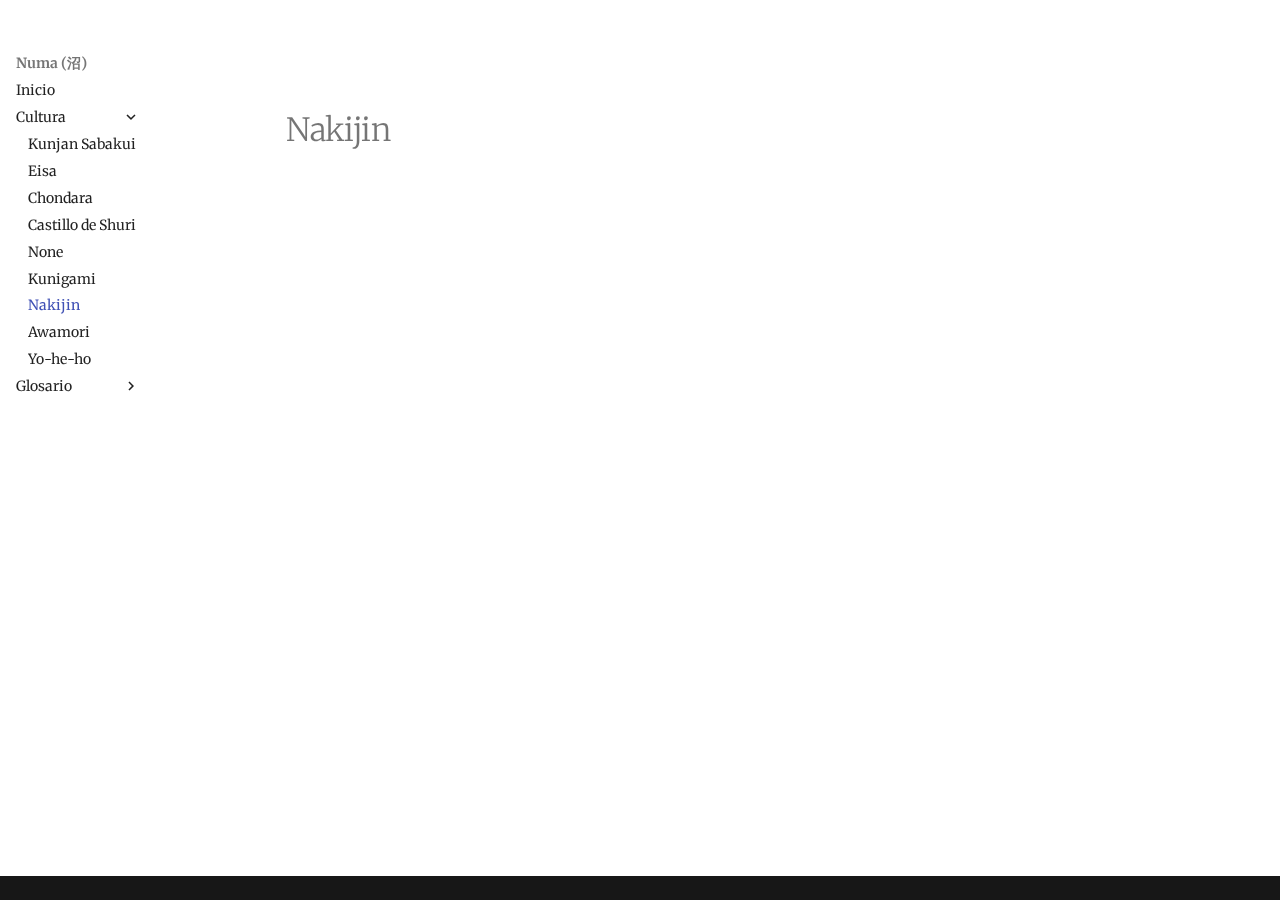
<file: nakijin/index.html>
<!doctype html>
<html lang="en" class="no-js">
  <head>
    
      <meta charset="utf-8">
      <meta name="viewport" content="width=device-width,initial-scale=1">
      
      
      
        <link rel="canonical" href="https://junon-txt.github.io/numa/nakijin/">
      
      
        <link rel="prev" href="../kunigami/">
      
      
        <link rel="next" href="../awamori/">
      
      
      <link rel="icon" href="../assets/images/favicon.png">
      <meta name="generator" content="mkdocs-1.6.1, mkdocs-material-9.6.14">
    
    
      
        <title>Nakijin - Numa (沼)</title>
      
    
    
      <link rel="stylesheet" href="../assets/stylesheets/main.342714a4.min.css">
      
      


    
    
      
    
    
      
        
        
        <link rel="preconnect" href="https://fonts.gstatic.com" crossorigin>
        <link rel="stylesheet" href="https://fonts.googleapis.com/css?family=Merriweather:300,300i,400,400i,700,700i%7CNoto+Sans+Traditional+Chinese:400,400i,700,700i&display=fallback">
        <style>:root{--md-text-font:"Merriweather";--md-code-font:"Noto Sans Traditional Chinese"}</style>
      
    
    
      <link rel="stylesheet" href="../styles/numa.css">
    
    <script>__md_scope=new URL("..",location),__md_hash=e=>[...e].reduce(((e,_)=>(e<<5)-e+_.charCodeAt(0)),0),__md_get=(e,_=localStorage,t=__md_scope)=>JSON.parse(_.getItem(t.pathname+"."+e)),__md_set=(e,_,t=localStorage,a=__md_scope)=>{try{t.setItem(a.pathname+"."+e,JSON.stringify(_))}catch(e){}}</script>
    
      

    
    
    
  </head>
  
  
    <body dir="ltr">
  
    
    <input class="md-toggle" data-md-toggle="drawer" type="checkbox" id="__drawer" autocomplete="off">
    <input class="md-toggle" data-md-toggle="search" type="checkbox" id="__search" autocomplete="off">
    <label class="md-overlay" for="__drawer"></label>
    <div data-md-component="skip">
      
        
        <a href="#nakijin" class="md-skip">
          Skip to content
        </a>
      
    </div>
    <div data-md-component="announce">
      
    </div>
    
    
      

  

<header class="md-header md-header--shadow" data-md-component="header">
  <nav class="md-header__inner md-grid" aria-label="Header">
    <a href=".." title="Numa (沼)" class="md-header__button md-logo" aria-label="Numa (沼)" data-md-component="logo">
      
  
  <svg xmlns="http://www.w3.org/2000/svg" viewBox="0 0 24 24"><path d="M12 8a3 3 0 0 0 3-3 3 3 0 0 0-3-3 3 3 0 0 0-3 3 3 3 0 0 0 3 3m0 3.54C9.64 9.35 6.5 8 3 8v11c3.5 0 6.64 1.35 9 3.54 2.36-2.19 5.5-3.54 9-3.54V8c-3.5 0-6.64 1.35-9 3.54"/></svg>

    </a>
    <label class="md-header__button md-icon" for="__drawer">
      
      <svg xmlns="http://www.w3.org/2000/svg" viewBox="0 0 24 24"><path d="M3 6h18v2H3zm0 5h18v2H3zm0 5h18v2H3z"/></svg>
    </label>
    <div class="md-header__title" data-md-component="header-title">
      <div class="md-header__ellipsis">
        <div class="md-header__topic">
          <span class="md-ellipsis">
            Numa (沼)
          </span>
        </div>
        <div class="md-header__topic" data-md-component="header-topic">
          <span class="md-ellipsis">
            
              Nakijin
            
          </span>
        </div>
      </div>
    </div>
    
    
      <script>var palette=__md_get("__palette");if(palette&&palette.color){if("(prefers-color-scheme)"===palette.color.media){var media=matchMedia("(prefers-color-scheme: light)"),input=document.querySelector(media.matches?"[data-md-color-media='(prefers-color-scheme: light)']":"[data-md-color-media='(prefers-color-scheme: dark)']");palette.color.media=input.getAttribute("data-md-color-media"),palette.color.scheme=input.getAttribute("data-md-color-scheme"),palette.color.primary=input.getAttribute("data-md-color-primary"),palette.color.accent=input.getAttribute("data-md-color-accent")}for(var[key,value]of Object.entries(palette.color))document.body.setAttribute("data-md-color-"+key,value)}</script>
    
    
    
      
      
        <label class="md-header__button md-icon" for="__search">
          
          <svg xmlns="http://www.w3.org/2000/svg" viewBox="0 0 24 24"><path d="M9.5 3A6.5 6.5 0 0 1 16 9.5c0 1.61-.59 3.09-1.56 4.23l.27.27h.79l5 5-1.5 1.5-5-5v-.79l-.27-.27A6.52 6.52 0 0 1 9.5 16 6.5 6.5 0 0 1 3 9.5 6.5 6.5 0 0 1 9.5 3m0 2C7 5 5 7 5 9.5S7 14 9.5 14 14 12 14 9.5 12 5 9.5 5"/></svg>
        </label>
        <div class="md-search" data-md-component="search" role="dialog">
  <label class="md-search__overlay" for="__search"></label>
  <div class="md-search__inner" role="search">
    <form class="md-search__form" name="search">
      <input type="text" class="md-search__input" name="query" aria-label="Search" placeholder="Search" autocapitalize="off" autocorrect="off" autocomplete="off" spellcheck="false" data-md-component="search-query" required>
      <label class="md-search__icon md-icon" for="__search">
        
        <svg xmlns="http://www.w3.org/2000/svg" viewBox="0 0 24 24"><path d="M9.5 3A6.5 6.5 0 0 1 16 9.5c0 1.61-.59 3.09-1.56 4.23l.27.27h.79l5 5-1.5 1.5-5-5v-.79l-.27-.27A6.52 6.52 0 0 1 9.5 16 6.5 6.5 0 0 1 3 9.5 6.5 6.5 0 0 1 9.5 3m0 2C7 5 5 7 5 9.5S7 14 9.5 14 14 12 14 9.5 12 5 9.5 5"/></svg>
        
        <svg xmlns="http://www.w3.org/2000/svg" viewBox="0 0 24 24"><path d="M20 11v2H8l5.5 5.5-1.42 1.42L4.16 12l7.92-7.92L13.5 5.5 8 11z"/></svg>
      </label>
      <nav class="md-search__options" aria-label="Search">
        
        <button type="reset" class="md-search__icon md-icon" title="Clear" aria-label="Clear" tabindex="-1">
          
          <svg xmlns="http://www.w3.org/2000/svg" viewBox="0 0 24 24"><path d="M19 6.41 17.59 5 12 10.59 6.41 5 5 6.41 10.59 12 5 17.59 6.41 19 12 13.41 17.59 19 19 17.59 13.41 12z"/></svg>
        </button>
      </nav>
      
    </form>
    <div class="md-search__output">
      <div class="md-search__scrollwrap" tabindex="0" data-md-scrollfix>
        <div class="md-search-result" data-md-component="search-result">
          <div class="md-search-result__meta">
            Initializing search
          </div>
          <ol class="md-search-result__list" role="presentation"></ol>
        </div>
      </div>
    </div>
  </div>
</div>
      
    
    
  </nav>
  
</header>
    
    <div class="md-container" data-md-component="container">
      
      
        
          
        
      
      <main class="md-main" data-md-component="main">
        <div class="md-main__inner md-grid">
          
            
              
              <div class="md-sidebar md-sidebar--primary" data-md-component="sidebar" data-md-type="navigation" >
                <div class="md-sidebar__scrollwrap">
                  <div class="md-sidebar__inner">
                    



<nav class="md-nav md-nav--primary" aria-label="Navigation" data-md-level="0">
  <label class="md-nav__title" for="__drawer">
    <a href=".." title="Numa (沼)" class="md-nav__button md-logo" aria-label="Numa (沼)" data-md-component="logo">
      
  
  <svg xmlns="http://www.w3.org/2000/svg" viewBox="0 0 24 24"><path d="M12 8a3 3 0 0 0 3-3 3 3 0 0 0-3-3 3 3 0 0 0-3 3 3 3 0 0 0 3 3m0 3.54C9.64 9.35 6.5 8 3 8v11c3.5 0 6.64 1.35 9 3.54 2.36-2.19 5.5-3.54 9-3.54V8c-3.5 0-6.64 1.35-9 3.54"/></svg>

    </a>
    Numa (沼)
  </label>
  
  <ul class="md-nav__list" data-md-scrollfix>
    
      
      
  
  
  
  
    <li class="md-nav__item">
      <a href=".." class="md-nav__link">
        
  
  
  <span class="md-ellipsis">
    Inicio
    
  </span>
  

      </a>
    </li>
  

    
      
      
  
  
    
  
  
  
    
    
    
    
    
    <li class="md-nav__item md-nav__item--active md-nav__item--nested">
      
        
        
        <input class="md-nav__toggle md-toggle " type="checkbox" id="__nav_2" checked>
        
          
          <label class="md-nav__link" for="__nav_2" id="__nav_2_label" tabindex="0">
            
  
  
  <span class="md-ellipsis">
    Cultura
    
  </span>
  

            <span class="md-nav__icon md-icon"></span>
          </label>
        
        <nav class="md-nav" data-md-level="1" aria-labelledby="__nav_2_label" aria-expanded="true">
          <label class="md-nav__title" for="__nav_2">
            <span class="md-nav__icon md-icon"></span>
            Cultura
          </label>
          <ul class="md-nav__list" data-md-scrollfix>
            
              
                
  
  
  
  
    <li class="md-nav__item">
      <a href="../kunjan_sabakui/" class="md-nav__link">
        
  
  
  <span class="md-ellipsis">
    Kunjan Sabakui
    
  </span>
  

      </a>
    </li>
  

              
            
              
                
  
  
  
  
    <li class="md-nav__item">
      <a href="../eisa/" class="md-nav__link">
        
  
  
  <span class="md-ellipsis">
    Eisa
    
  </span>
  

      </a>
    </li>
  

              
            
              
                
  
  
  
  
    <li class="md-nav__item">
      <a href="../chondara/" class="md-nav__link">
        
  
  
  <span class="md-ellipsis">
    Chondara
    
  </span>
  

      </a>
    </li>
  

              
            
              
                
  
  
  
  
    <li class="md-nav__item">
      <a href="../castillo_shuri/" class="md-nav__link">
        
  
  
  <span class="md-ellipsis">
    Castillo de Shuri
    
  </span>
  

      </a>
    </li>
  

              
            
              
                
  
  
  
  
    <li class="md-nav__item">
      <a href="../protocolo_festivo_japones.md" class="md-nav__link">
        
  
  
  <span class="md-ellipsis">
    None
    
  </span>
  

      </a>
    </li>
  

              
            
              
                
  
  
  
  
    <li class="md-nav__item">
      <a href="../kunigami/" class="md-nav__link">
        
  
  
  <span class="md-ellipsis">
    Kunigami
    
  </span>
  

      </a>
    </li>
  

              
            
              
                
  
  
    
  
  
  
    <li class="md-nav__item md-nav__item--active">
      
      <input class="md-nav__toggle md-toggle" type="checkbox" id="__toc">
      
      
        
      
      
      <a href="./" class="md-nav__link md-nav__link--active">
        
  
  
  <span class="md-ellipsis">
    Nakijin
    
  </span>
  

      </a>
      
    </li>
  

              
            
              
                
  
  
  
  
    <li class="md-nav__item">
      <a href="../awamori/" class="md-nav__link">
        
  
  
  <span class="md-ellipsis">
    Awamori
    
  </span>
  

      </a>
    </li>
  

              
            
              
                
  
  
  
  
    <li class="md-nav__item">
      <a href="../yoheho/" class="md-nav__link">
        
  
  
  <span class="md-ellipsis">
    Yo-he-ho
    
  </span>
  

      </a>
    </li>
  

              
            
          </ul>
        </nav>
      
    </li>
  

    
      
      
  
  
  
  
    
    
    
    
    
    <li class="md-nav__item md-nav__item--nested">
      
        
        
        <input class="md-nav__toggle md-toggle " type="checkbox" id="__nav_3" >
        
          
          <label class="md-nav__link" for="__nav_3" id="__nav_3_label" tabindex="0">
            
  
  
  <span class="md-ellipsis">
    Glosario
    
  </span>
  

            <span class="md-nav__icon md-icon"></span>
          </label>
        
        <nav class="md-nav" data-md-level="1" aria-labelledby="__nav_3_label" aria-expanded="false">
          <label class="md-nav__title" for="__nav_3">
            <span class="md-nav__icon md-icon"></span>
            Glosario
          </label>
          <ul class="md-nav__list" data-md-scrollfix>
            
              
                
  
  
  
  
    <li class="md-nav__item">
      <a href="../katatsumuri/" class="md-nav__link">
        
  
  
  <span class="md-ellipsis">
    Katatsumuri
    
  </span>
  

      </a>
    </li>
  

              
            
          </ul>
        </nav>
      
    </li>
  

    
  </ul>
</nav>
                  </div>
                </div>
              </div>
            
            
              
              <div class="md-sidebar md-sidebar--secondary" data-md-component="sidebar" data-md-type="toc" >
                <div class="md-sidebar__scrollwrap">
                  <div class="md-sidebar__inner">
                    

<nav class="md-nav md-nav--secondary" aria-label="Table of contents">
  
  
  
    
  
  
</nav>
                  </div>
                </div>
              </div>
            
          
          
            <div class="md-content" data-md-component="content">
              <article class="md-content__inner md-typeset">
                
                  



<h1 id="nakijin">Nakijin</h1>












                
              </article>
            </div>
          
          
<script>var target=document.getElementById(location.hash.slice(1));target&&target.name&&(target.checked=target.name.startsWith("__tabbed_"))</script>
        </div>
        
          <button type="button" class="md-top md-icon" data-md-component="top" hidden>
  
  <svg xmlns="http://www.w3.org/2000/svg" viewBox="0 0 24 24"><path d="M13 20h-2V8l-5.5 5.5-1.42-1.42L12 4.16l7.92 7.92-1.42 1.42L13 8z"/></svg>
  Back to top
</button>
        
      </main>
      
        <footer class="md-footer">
  
  <div class="md-footer-meta md-typeset">
    <div class="md-footer-meta__inner md-grid">
      <div class="md-copyright">
  
  
</div>
      
    </div>
  </div>
</footer>
      
    </div>
    <div class="md-dialog" data-md-component="dialog">
      <div class="md-dialog__inner md-typeset"></div>
    </div>
    
    
    
      
      <script id="__config" type="application/json">{"base": "..", "features": ["navigation.instant", "navigation.instant.preview", "navigation.tracking", "navigation.top", "navigation.autohide", "content.code.annotate", "content.tooltips", "header.autohide"], "search": "../assets/javascripts/workers/search.d50fe291.min.js", "tags": null, "translations": {"clipboard.copied": "Copied to clipboard", "clipboard.copy": "Copy to clipboard", "search.result.more.one": "1 more on this page", "search.result.more.other": "# more on this page", "search.result.none": "No matching documents", "search.result.one": "1 matching document", "search.result.other": "# matching documents", "search.result.placeholder": "Type to start searching", "search.result.term.missing": "Missing", "select.version": "Select version"}, "version": null}</script>
    
    
      <script src="../assets/javascripts/bundle.13a4f30d.min.js"></script>
      
        <script src="../styles/numa.js"></script>
      
    
  </body>
</html>
</file>
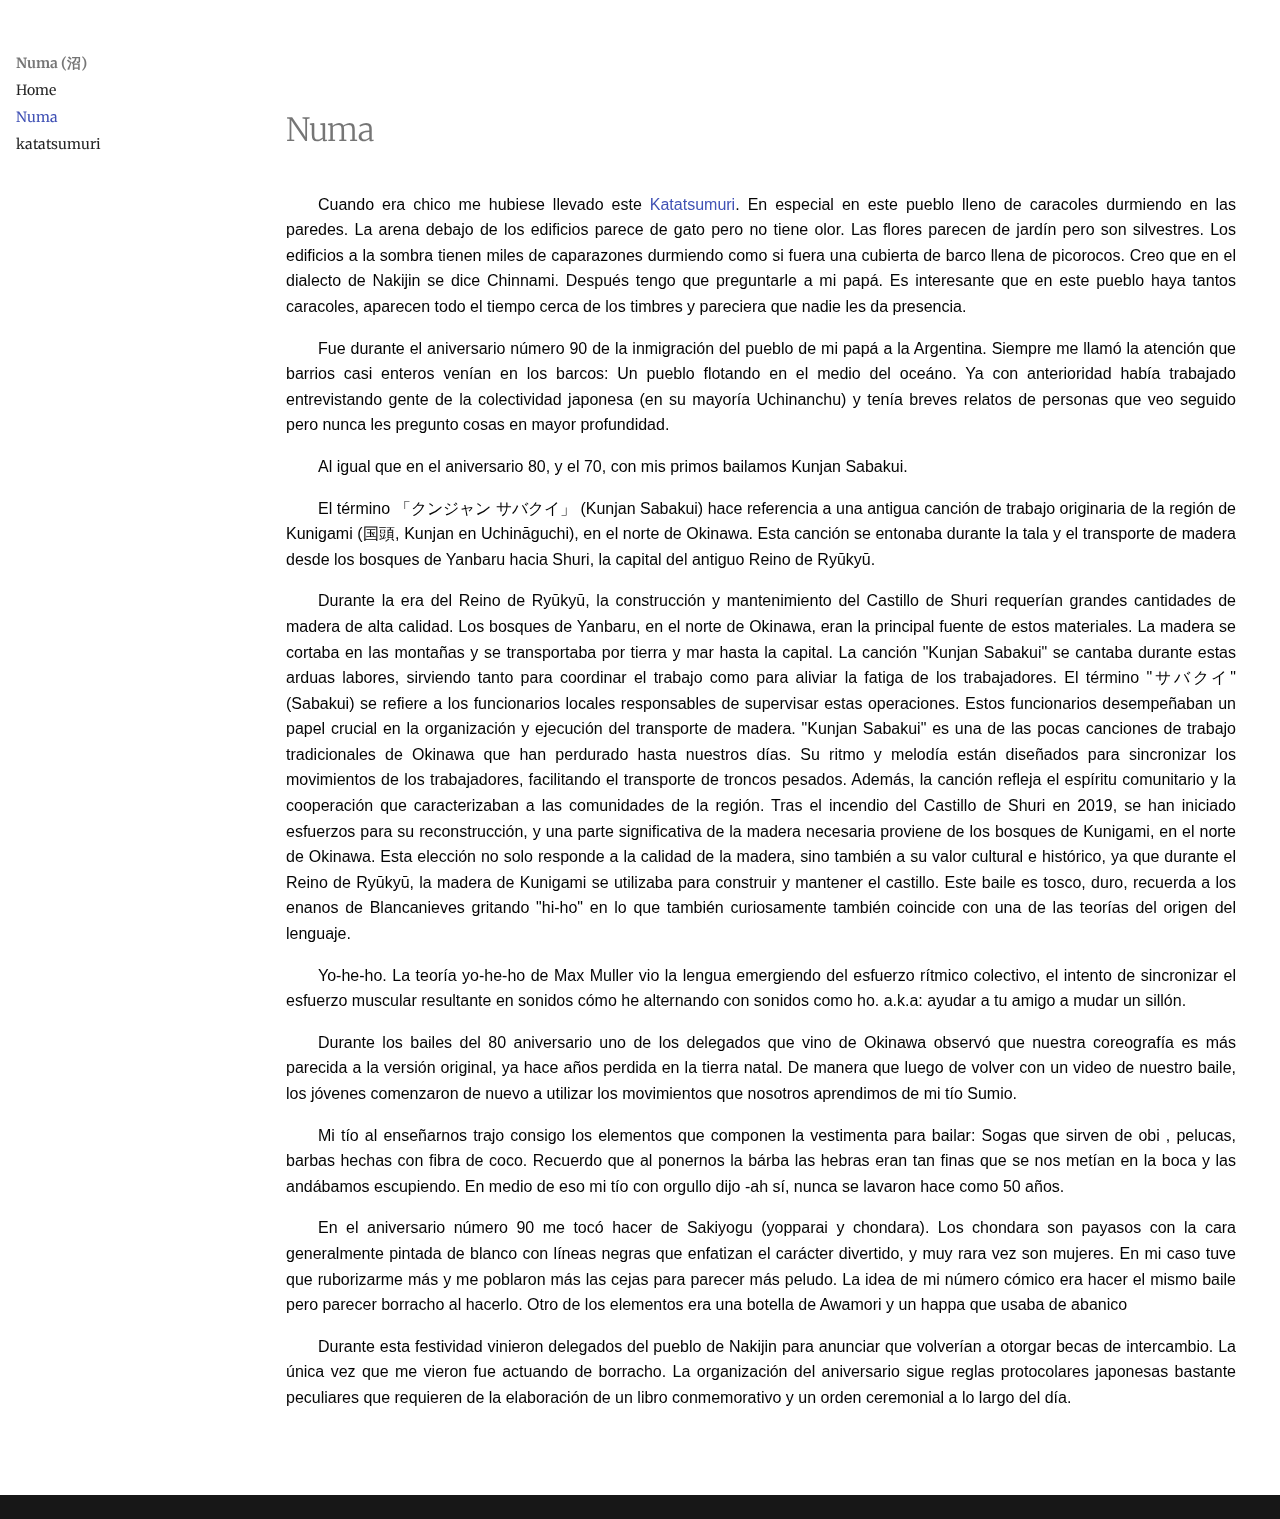
<file: numa/index.html>
<!doctype html>
<html lang="en" class="no-js">
  <head>
    
      <meta charset="utf-8">
      <meta name="viewport" content="width=device-width,initial-scale=1">
      
      
      
        <link rel="canonical" href="https://junon-txt.github.io/numa/numa/">
      
      
      
        <link rel="next" href="../katatsumuri/">
      
      
      <link rel="icon" href="../assets/images/favicon.png">
      <meta name="generator" content="mkdocs-1.6.1, mkdocs-material-9.6.14">
    
    
      
        <title>Numa - Numa (沼)</title>
      
    
    
      <link rel="stylesheet" href="../assets/stylesheets/main.342714a4.min.css">
      
      


    
    
      
    
    
      
        
        
        <link rel="preconnect" href="https://fonts.gstatic.com" crossorigin>
        <link rel="stylesheet" href="https://fonts.googleapis.com/css?family=Merriweather:300,300i,400,400i,700,700i%7CNoto+Sans+Traditional+Chinese:400,400i,700,700i&display=fallback">
        <style>:root{--md-text-font:"Merriweather";--md-code-font:"Noto Sans Traditional Chinese"}</style>
      
    
    
      <link rel="stylesheet" href="../styles/numa.css">
    
    <script>__md_scope=new URL("..",location),__md_hash=e=>[...e].reduce(((e,_)=>(e<<5)-e+_.charCodeAt(0)),0),__md_get=(e,_=localStorage,t=__md_scope)=>JSON.parse(_.getItem(t.pathname+"."+e)),__md_set=(e,_,t=localStorage,a=__md_scope)=>{try{t.setItem(a.pathname+"."+e,JSON.stringify(_))}catch(e){}}</script>
    
      

    
    
    
  </head>
  
  
    <body dir="ltr">
  
    
    <input class="md-toggle" data-md-toggle="drawer" type="checkbox" id="__drawer" autocomplete="off">
    <input class="md-toggle" data-md-toggle="search" type="checkbox" id="__search" autocomplete="off">
    <label class="md-overlay" for="__drawer"></label>
    <div data-md-component="skip">
      
        
        <a href="#numa" class="md-skip">
          Skip to content
        </a>
      
    </div>
    <div data-md-component="announce">
      
    </div>
    
    
      

  

<header class="md-header md-header--shadow" data-md-component="header">
  <nav class="md-header__inner md-grid" aria-label="Header">
    <a href=".." title="Numa (沼)" class="md-header__button md-logo" aria-label="Numa (沼)" data-md-component="logo">
      
  
  <svg xmlns="http://www.w3.org/2000/svg" viewBox="0 0 24 24"><path d="M12 8a3 3 0 0 0 3-3 3 3 0 0 0-3-3 3 3 0 0 0-3 3 3 3 0 0 0 3 3m0 3.54C9.64 9.35 6.5 8 3 8v11c3.5 0 6.64 1.35 9 3.54 2.36-2.19 5.5-3.54 9-3.54V8c-3.5 0-6.64 1.35-9 3.54"/></svg>

    </a>
    <label class="md-header__button md-icon" for="__drawer">
      
      <svg xmlns="http://www.w3.org/2000/svg" viewBox="0 0 24 24"><path d="M3 6h18v2H3zm0 5h18v2H3zm0 5h18v2H3z"/></svg>
    </label>
    <div class="md-header__title" data-md-component="header-title">
      <div class="md-header__ellipsis">
        <div class="md-header__topic">
          <span class="md-ellipsis">
            Numa (沼)
          </span>
        </div>
        <div class="md-header__topic" data-md-component="header-topic">
          <span class="md-ellipsis">
            
              Numa
            
          </span>
        </div>
      </div>
    </div>
    
    
      <script>var palette=__md_get("__palette");if(palette&&palette.color){if("(prefers-color-scheme)"===palette.color.media){var media=matchMedia("(prefers-color-scheme: light)"),input=document.querySelector(media.matches?"[data-md-color-media='(prefers-color-scheme: light)']":"[data-md-color-media='(prefers-color-scheme: dark)']");palette.color.media=input.getAttribute("data-md-color-media"),palette.color.scheme=input.getAttribute("data-md-color-scheme"),palette.color.primary=input.getAttribute("data-md-color-primary"),palette.color.accent=input.getAttribute("data-md-color-accent")}for(var[key,value]of Object.entries(palette.color))document.body.setAttribute("data-md-color-"+key,value)}</script>
    
    
    
      
      
        <label class="md-header__button md-icon" for="__search">
          
          <svg xmlns="http://www.w3.org/2000/svg" viewBox="0 0 24 24"><path d="M9.5 3A6.5 6.5 0 0 1 16 9.5c0 1.61-.59 3.09-1.56 4.23l.27.27h.79l5 5-1.5 1.5-5-5v-.79l-.27-.27A6.52 6.52 0 0 1 9.5 16 6.5 6.5 0 0 1 3 9.5 6.5 6.5 0 0 1 9.5 3m0 2C7 5 5 7 5 9.5S7 14 9.5 14 14 12 14 9.5 12 5 9.5 5"/></svg>
        </label>
        <div class="md-search" data-md-component="search" role="dialog">
  <label class="md-search__overlay" for="__search"></label>
  <div class="md-search__inner" role="search">
    <form class="md-search__form" name="search">
      <input type="text" class="md-search__input" name="query" aria-label="Search" placeholder="Search" autocapitalize="off" autocorrect="off" autocomplete="off" spellcheck="false" data-md-component="search-query" required>
      <label class="md-search__icon md-icon" for="__search">
        
        <svg xmlns="http://www.w3.org/2000/svg" viewBox="0 0 24 24"><path d="M9.5 3A6.5 6.5 0 0 1 16 9.5c0 1.61-.59 3.09-1.56 4.23l.27.27h.79l5 5-1.5 1.5-5-5v-.79l-.27-.27A6.52 6.52 0 0 1 9.5 16 6.5 6.5 0 0 1 3 9.5 6.5 6.5 0 0 1 9.5 3m0 2C7 5 5 7 5 9.5S7 14 9.5 14 14 12 14 9.5 12 5 9.5 5"/></svg>
        
        <svg xmlns="http://www.w3.org/2000/svg" viewBox="0 0 24 24"><path d="M20 11v2H8l5.5 5.5-1.42 1.42L4.16 12l7.92-7.92L13.5 5.5 8 11z"/></svg>
      </label>
      <nav class="md-search__options" aria-label="Search">
        
        <button type="reset" class="md-search__icon md-icon" title="Clear" aria-label="Clear" tabindex="-1">
          
          <svg xmlns="http://www.w3.org/2000/svg" viewBox="0 0 24 24"><path d="M19 6.41 17.59 5 12 10.59 6.41 5 5 6.41 10.59 12 5 17.59 6.41 19 12 13.41 17.59 19 19 17.59 13.41 12z"/></svg>
        </button>
      </nav>
      
    </form>
    <div class="md-search__output">
      <div class="md-search__scrollwrap" tabindex="0" data-md-scrollfix>
        <div class="md-search-result" data-md-component="search-result">
          <div class="md-search-result__meta">
            Initializing search
          </div>
          <ol class="md-search-result__list" role="presentation"></ol>
        </div>
      </div>
    </div>
  </div>
</div>
      
    
    
  </nav>
  
</header>
    
    <div class="md-container" data-md-component="container">
      
      
        
          
        
      
      <main class="md-main" data-md-component="main">
        <div class="md-main__inner md-grid">
          
            
              
              <div class="md-sidebar md-sidebar--primary" data-md-component="sidebar" data-md-type="navigation" >
                <div class="md-sidebar__scrollwrap">
                  <div class="md-sidebar__inner">
                    



<nav class="md-nav md-nav--primary" aria-label="Navigation" data-md-level="0">
  <label class="md-nav__title" for="__drawer">
    <a href=".." title="Numa (沼)" class="md-nav__button md-logo" aria-label="Numa (沼)" data-md-component="logo">
      
  
  <svg xmlns="http://www.w3.org/2000/svg" viewBox="0 0 24 24"><path d="M12 8a3 3 0 0 0 3-3 3 3 0 0 0-3-3 3 3 0 0 0-3 3 3 3 0 0 0 3 3m0 3.54C9.64 9.35 6.5 8 3 8v11c3.5 0 6.64 1.35 9 3.54 2.36-2.19 5.5-3.54 9-3.54V8c-3.5 0-6.64 1.35-9 3.54"/></svg>

    </a>
    Numa (沼)
  </label>
  
  <ul class="md-nav__list" data-md-scrollfix>
    
      
      
  
  
  
  
    <li class="md-nav__item">
      <a href="https://robin.ar" class="md-nav__link">
        
  
  
  <span class="md-ellipsis">
    Home
    
  </span>
  

      </a>
    </li>
  

    
      
      
  
  
    
  
  
  
    <li class="md-nav__item md-nav__item--active">
      
      <input class="md-nav__toggle md-toggle" type="checkbox" id="__toc">
      
      
        
      
      
      <a href="./" class="md-nav__link md-nav__link--active">
        
  
  
  <span class="md-ellipsis">
    Numa
    
  </span>
  

      </a>
      
    </li>
  

    
      
      
  
  
  
  
    <li class="md-nav__item">
      <a href="../katatsumuri/" class="md-nav__link">
        
  
  
  <span class="md-ellipsis">
    katatsumuri
    
  </span>
  

      </a>
    </li>
  

    
  </ul>
</nav>
                  </div>
                </div>
              </div>
            
            
              
              <div class="md-sidebar md-sidebar--secondary" data-md-component="sidebar" data-md-type="toc" >
                <div class="md-sidebar__scrollwrap">
                  <div class="md-sidebar__inner">
                    

<nav class="md-nav md-nav--secondary" aria-label="Table of contents">
  
  
  
    
  
  
</nav>
                  </div>
                </div>
              </div>
            
          
          
            <div class="md-content" data-md-component="content">
              <article class="md-content__inner md-typeset">
                
                  



<h1 id="numa">Numa</h1>
<p>Cuando era chico me hubiese llevado este <a data-preview="data-preview" href="#katatsumuri">Katatsumuri</a>. En especial en este pueblo lleno de caracoles durmiendo en las paredes. La arena debajo de los edificios parece de gato pero no tiene olor. Las flores parecen de jardín pero son silvestres. Los edificios a la sombra tienen miles de caparazones durmiendo como si fuera una cubierta de barco llena de picorocos.
Creo que en el dialecto de Nakijin se dice Chinnami. Después tengo que preguntarle a mi papá. Es interesante que en este pueblo haya tantos caracoles, aparecen todo el tiempo cerca de los timbres y pareciera que nadie les da presencia. </p>
<p>Fue durante el aniversario número 90 de la inmigración del pueblo de mi papá a la Argentina. Siempre me llamó la atención que barrios casi enteros venían en los barcos: Un pueblo flotando en el medio del oceáno.
Ya con anterioridad había trabajado entrevistando gente de la colectividad japonesa (en su mayoría Uchinanchu) y tenía breves relatos de personas que veo seguido pero nunca les pregunto cosas en mayor profundidad.</p>
<p>Al igual que en el aniversario 80, y el 70, con mis primos bailamos Kunjan Sabakui. </p>
<p>El término 「クンジャン サバクイ」 (Kunjan Sabakui) hace referencia a una antigua canción de trabajo originaria de la región de Kunigami (国頭, Kunjan en Uchināguchi), en el norte de Okinawa. Esta canción se entonaba durante la tala y el transporte de madera desde los bosques de Yanbaru hacia Shuri, la capital del antiguo Reino de Ryūkyū.</p>
<p>Durante la era del Reino de Ryūkyū, la construcción y mantenimiento del Castillo de Shuri requerían grandes cantidades de madera de alta calidad. Los bosques de Yanbaru, en el norte de Okinawa, eran la principal fuente de estos materiales. La madera se cortaba en las montañas y se transportaba por tierra y mar hasta la capital.
La canción "Kunjan Sabakui" se cantaba durante estas arduas labores, sirviendo tanto para coordinar el trabajo como para aliviar la fatiga de los trabajadores. El término "サバクイ" (Sabakui) se refiere a los funcionarios locales responsables de supervisar estas operaciones. Estos funcionarios desempeñaban un papel crucial en la organización y ejecución del transporte de madera.
"Kunjan Sabakui" es una de las pocas canciones de trabajo tradicionales de Okinawa que han perdurado hasta nuestros días. Su ritmo y melodía están diseñados para sincronizar los movimientos de los trabajadores, facilitando el transporte de troncos pesados. Además, la canción refleja el espíritu comunitario y la cooperación que caracterizaban a las comunidades de la región.
Tras el incendio del Castillo de Shuri en 2019, se han iniciado esfuerzos para su reconstrucción, y una parte significativa de la madera necesaria proviene de los bosques de Kunigami, en el norte de Okinawa. Esta elección no solo responde a la calidad de la madera, sino también a su valor cultural e histórico, ya que durante el Reino de Ryūkyū, la madera de Kunigami se utilizaba para construir y mantener el castillo.
Este baile es tosco, duro, recuerda a los enanos de Blancanieves gritando "hi-ho" en lo que también curiosamente también coincide con una de las teorías del origen del lenguaje.</p>
<p>Yo-he-ho. La teoría yo-he-ho de Max Muller vio la lengua emergiendo del esfuerzo rítmico colectivo, el intento de sincronizar el esfuerzo muscular resultante en sonidos cómo he alternando con sonidos como ho. a.k.a: ayudar a tu amigo a mudar un sillón.</p>
<p>Durante los bailes del 80 aniversario uno de los delegados que vino de Okinawa observó que nuestra coreografía es más parecida a la versión original, ya hace años perdida en la tierra natal. De manera que luego de volver con un video de nuestro baile, los jóvenes comenzaron de nuevo a utilizar los movimientos que nosotros aprendimos de mi tío Sumio.</p>
<p>Mi tío al enseñarnos trajo consigo los elementos que componen la vestimenta para bailar: Sogas que sirven de obi , pelucas, barbas hechas con fibra de coco.
Recuerdo que al ponernos la bárba las hebras eran tan finas que se nos metían en la boca y las andábamos escupiendo. En medio de eso mi tío con orgullo dijo -ah sí, nunca se lavaron hace como 50 años.</p>
<p>En el aniversario número 90 me tocó hacer de Sakiyogu (yopparai y chondara). Los chondara son payasos con la cara generalmente pintada de blanco con líneas negras que enfatizan el carácter divertido, y muy rara vez son mujeres. En mi caso tuve que ruborizarme más y me poblaron más las cejas para parecer más peludo. La idea de mi número cómico era hacer el mismo baile pero parecer borracho al hacerlo. Otro de los elementos era una botella de Awamori y un happa que usaba de abanico</p>
<p>Durante esta festividad vinieron delegados del pueblo de Nakijin para anunciar que volverían a otorgar becas de intercambio. La única vez que me vieron fue actuando de borracho.
La organización del aniversario sigue reglas protocolares japonesas bastante peculiares que requieren de la elaboración de un libro conmemorativo y un orden ceremonial a lo largo del día.</p>












                
              </article>
            </div>
          
          
<script>var target=document.getElementById(location.hash.slice(1));target&&target.name&&(target.checked=target.name.startsWith("__tabbed_"))</script>
        </div>
        
          <button type="button" class="md-top md-icon" data-md-component="top" hidden>
  
  <svg xmlns="http://www.w3.org/2000/svg" viewBox="0 0 24 24"><path d="M13 20h-2V8l-5.5 5.5-1.42-1.42L12 4.16l7.92 7.92-1.42 1.42L13 8z"/></svg>
  Back to top
</button>
        
      </main>
      
        <footer class="md-footer">
  
  <div class="md-footer-meta md-typeset">
    <div class="md-footer-meta__inner md-grid">
      <div class="md-copyright">
  
  
</div>
      
    </div>
  </div>
</footer>
      
    </div>
    <div class="md-dialog" data-md-component="dialog">
      <div class="md-dialog__inner md-typeset"></div>
    </div>
    
    
    
      
      <script id="__config" type="application/json">{"base": "..", "features": ["navigation.instant", "navigation.instant.preview", "navigation.tracking", "navigation.top", "navigation.autohide", "content.code.annotate", "content.tooltips", "header.autohide"], "search": "../assets/javascripts/workers/search.d50fe291.min.js", "tags": null, "translations": {"clipboard.copied": "Copied to clipboard", "clipboard.copy": "Copy to clipboard", "search.result.more.one": "1 more on this page", "search.result.more.other": "# more on this page", "search.result.none": "No matching documents", "search.result.one": "1 matching document", "search.result.other": "# matching documents", "search.result.placeholder": "Type to start searching", "search.result.term.missing": "Missing", "select.version": "Select version"}, "version": null}</script>
    
    
      <script src="../assets/javascripts/bundle.13a4f30d.min.js"></script>
      
        <script src="../styles/numa.js"></script>
      
    
  </body>
</html>
</file>
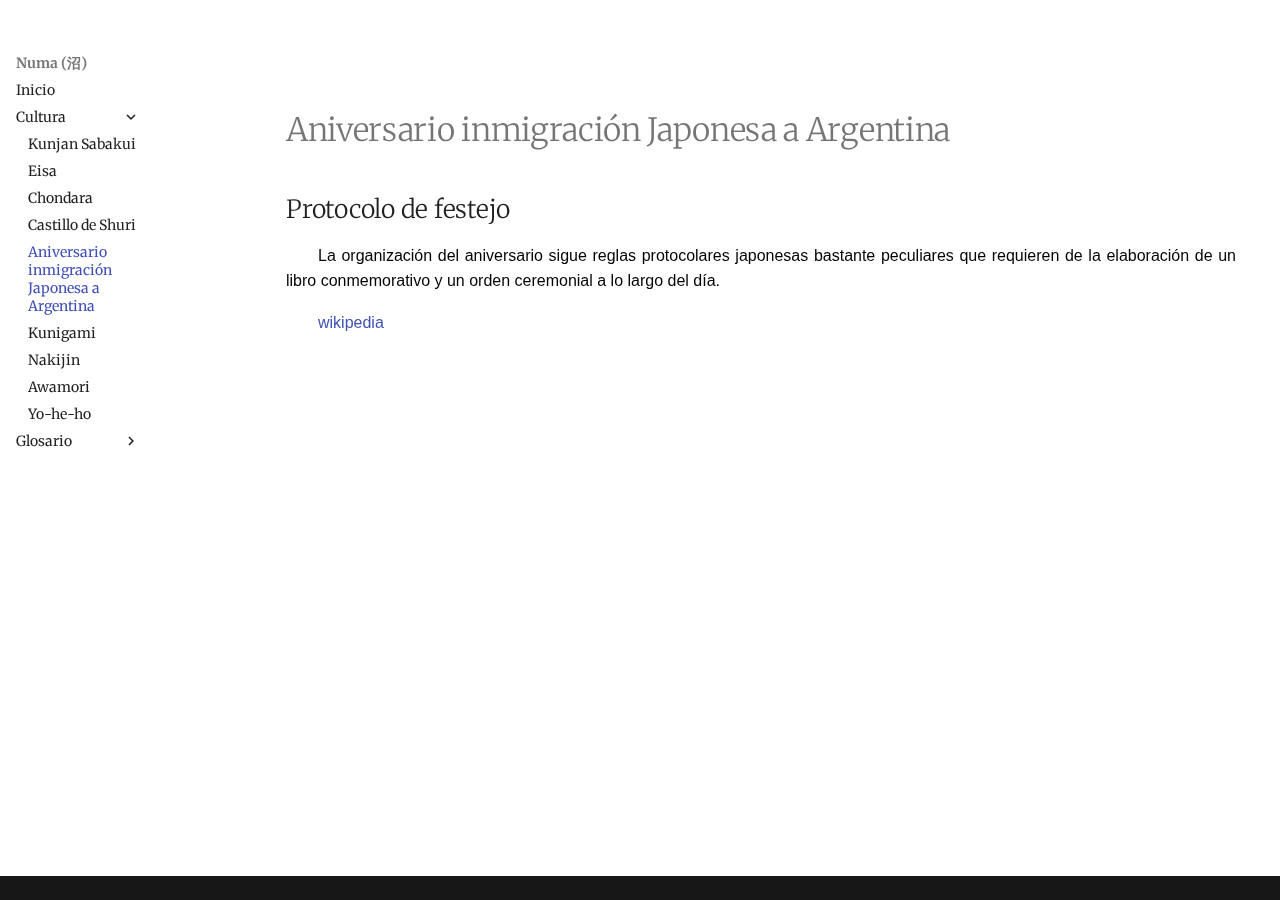
<file: protocolo_festivo_jap/index.html>
<!doctype html>
<html lang="en" class="no-js">
  <head>
    
      <meta charset="utf-8">
      <meta name="viewport" content="width=device-width,initial-scale=1">
      
      
      
        <link rel="canonical" href="https://junon-txt.github.io/numa/protocolo_festivo_jap/">
      
      
        <link rel="prev" href="../castillo_shuri/">
      
      
        <link rel="next" href="../kunigami/">
      
      
      <link rel="icon" href="../assets/images/favicon.png">
      <meta name="generator" content="mkdocs-1.6.1, mkdocs-material-9.6.14">
    
    
      
        <title>Aniversario inmigración Japonesa a Argentina - Numa (沼)</title>
      
    
    
      <link rel="stylesheet" href="../assets/stylesheets/main.342714a4.min.css">
      
      


    
    
      
    
    
      
        
        
        <link rel="preconnect" href="https://fonts.gstatic.com" crossorigin>
        <link rel="stylesheet" href="https://fonts.googleapis.com/css?family=Merriweather:300,300i,400,400i,700,700i%7CNoto+Sans+Traditional+Chinese:400,400i,700,700i&display=fallback">
        <style>:root{--md-text-font:"Merriweather";--md-code-font:"Noto Sans Traditional Chinese"}</style>
      
    
    
      <link rel="stylesheet" href="../styles/numa.css">
    
    <script>__md_scope=new URL("..",location),__md_hash=e=>[...e].reduce(((e,_)=>(e<<5)-e+_.charCodeAt(0)),0),__md_get=(e,_=localStorage,t=__md_scope)=>JSON.parse(_.getItem(t.pathname+"."+e)),__md_set=(e,_,t=localStorage,a=__md_scope)=>{try{t.setItem(a.pathname+"."+e,JSON.stringify(_))}catch(e){}}</script>
    
      

    
    
    
  </head>
  
  
    <body dir="ltr">
  
    
    <input class="md-toggle" data-md-toggle="drawer" type="checkbox" id="__drawer" autocomplete="off">
    <input class="md-toggle" data-md-toggle="search" type="checkbox" id="__search" autocomplete="off">
    <label class="md-overlay" for="__drawer"></label>
    <div data-md-component="skip">
      
        
        <a href="#aniversario-inmigracion-japonesa-a-argentina" class="md-skip">
          Skip to content
        </a>
      
    </div>
    <div data-md-component="announce">
      
    </div>
    
    
      

  

<header class="md-header md-header--shadow" data-md-component="header">
  <nav class="md-header__inner md-grid" aria-label="Header">
    <a href=".." title="Numa (沼)" class="md-header__button md-logo" aria-label="Numa (沼)" data-md-component="logo">
      
  
  <svg xmlns="http://www.w3.org/2000/svg" viewBox="0 0 24 24"><path d="M12 8a3 3 0 0 0 3-3 3 3 0 0 0-3-3 3 3 0 0 0-3 3 3 3 0 0 0 3 3m0 3.54C9.64 9.35 6.5 8 3 8v11c3.5 0 6.64 1.35 9 3.54 2.36-2.19 5.5-3.54 9-3.54V8c-3.5 0-6.64 1.35-9 3.54"/></svg>

    </a>
    <label class="md-header__button md-icon" for="__drawer">
      
      <svg xmlns="http://www.w3.org/2000/svg" viewBox="0 0 24 24"><path d="M3 6h18v2H3zm0 5h18v2H3zm0 5h18v2H3z"/></svg>
    </label>
    <div class="md-header__title" data-md-component="header-title">
      <div class="md-header__ellipsis">
        <div class="md-header__topic">
          <span class="md-ellipsis">
            Numa (沼)
          </span>
        </div>
        <div class="md-header__topic" data-md-component="header-topic">
          <span class="md-ellipsis">
            
              Aniversario inmigración Japonesa a Argentina
            
          </span>
        </div>
      </div>
    </div>
    
    
      <script>var palette=__md_get("__palette");if(palette&&palette.color){if("(prefers-color-scheme)"===palette.color.media){var media=matchMedia("(prefers-color-scheme: light)"),input=document.querySelector(media.matches?"[data-md-color-media='(prefers-color-scheme: light)']":"[data-md-color-media='(prefers-color-scheme: dark)']");palette.color.media=input.getAttribute("data-md-color-media"),palette.color.scheme=input.getAttribute("data-md-color-scheme"),palette.color.primary=input.getAttribute("data-md-color-primary"),palette.color.accent=input.getAttribute("data-md-color-accent")}for(var[key,value]of Object.entries(palette.color))document.body.setAttribute("data-md-color-"+key,value)}</script>
    
    
    
      
      
        <label class="md-header__button md-icon" for="__search">
          
          <svg xmlns="http://www.w3.org/2000/svg" viewBox="0 0 24 24"><path d="M9.5 3A6.5 6.5 0 0 1 16 9.5c0 1.61-.59 3.09-1.56 4.23l.27.27h.79l5 5-1.5 1.5-5-5v-.79l-.27-.27A6.52 6.52 0 0 1 9.5 16 6.5 6.5 0 0 1 3 9.5 6.5 6.5 0 0 1 9.5 3m0 2C7 5 5 7 5 9.5S7 14 9.5 14 14 12 14 9.5 12 5 9.5 5"/></svg>
        </label>
        <div class="md-search" data-md-component="search" role="dialog">
  <label class="md-search__overlay" for="__search"></label>
  <div class="md-search__inner" role="search">
    <form class="md-search__form" name="search">
      <input type="text" class="md-search__input" name="query" aria-label="Search" placeholder="Search" autocapitalize="off" autocorrect="off" autocomplete="off" spellcheck="false" data-md-component="search-query" required>
      <label class="md-search__icon md-icon" for="__search">
        
        <svg xmlns="http://www.w3.org/2000/svg" viewBox="0 0 24 24"><path d="M9.5 3A6.5 6.5 0 0 1 16 9.5c0 1.61-.59 3.09-1.56 4.23l.27.27h.79l5 5-1.5 1.5-5-5v-.79l-.27-.27A6.52 6.52 0 0 1 9.5 16 6.5 6.5 0 0 1 3 9.5 6.5 6.5 0 0 1 9.5 3m0 2C7 5 5 7 5 9.5S7 14 9.5 14 14 12 14 9.5 12 5 9.5 5"/></svg>
        
        <svg xmlns="http://www.w3.org/2000/svg" viewBox="0 0 24 24"><path d="M20 11v2H8l5.5 5.5-1.42 1.42L4.16 12l7.92-7.92L13.5 5.5 8 11z"/></svg>
      </label>
      <nav class="md-search__options" aria-label="Search">
        
        <button type="reset" class="md-search__icon md-icon" title="Clear" aria-label="Clear" tabindex="-1">
          
          <svg xmlns="http://www.w3.org/2000/svg" viewBox="0 0 24 24"><path d="M19 6.41 17.59 5 12 10.59 6.41 5 5 6.41 10.59 12 5 17.59 6.41 19 12 13.41 17.59 19 19 17.59 13.41 12z"/></svg>
        </button>
      </nav>
      
    </form>
    <div class="md-search__output">
      <div class="md-search__scrollwrap" tabindex="0" data-md-scrollfix>
        <div class="md-search-result" data-md-component="search-result">
          <div class="md-search-result__meta">
            Initializing search
          </div>
          <ol class="md-search-result__list" role="presentation"></ol>
        </div>
      </div>
    </div>
  </div>
</div>
      
    
    
  </nav>
  
</header>
    
    <div class="md-container" data-md-component="container">
      
      
        
          
        
      
      <main class="md-main" data-md-component="main">
        <div class="md-main__inner md-grid">
          
            
              
              <div class="md-sidebar md-sidebar--primary" data-md-component="sidebar" data-md-type="navigation" >
                <div class="md-sidebar__scrollwrap">
                  <div class="md-sidebar__inner">
                    



<nav class="md-nav md-nav--primary" aria-label="Navigation" data-md-level="0">
  <label class="md-nav__title" for="__drawer">
    <a href=".." title="Numa (沼)" class="md-nav__button md-logo" aria-label="Numa (沼)" data-md-component="logo">
      
  
  <svg xmlns="http://www.w3.org/2000/svg" viewBox="0 0 24 24"><path d="M12 8a3 3 0 0 0 3-3 3 3 0 0 0-3-3 3 3 0 0 0-3 3 3 3 0 0 0 3 3m0 3.54C9.64 9.35 6.5 8 3 8v11c3.5 0 6.64 1.35 9 3.54 2.36-2.19 5.5-3.54 9-3.54V8c-3.5 0-6.64 1.35-9 3.54"/></svg>

    </a>
    Numa (沼)
  </label>
  
  <ul class="md-nav__list" data-md-scrollfix>
    
      
      
  
  
  
  
    <li class="md-nav__item">
      <a href=".." class="md-nav__link">
        
  
  
  <span class="md-ellipsis">
    Inicio
    
  </span>
  

      </a>
    </li>
  

    
      
      
  
  
    
  
  
  
    
    
    
    
    
    <li class="md-nav__item md-nav__item--active md-nav__item--nested">
      
        
        
        <input class="md-nav__toggle md-toggle " type="checkbox" id="__nav_2" checked>
        
          
          <label class="md-nav__link" for="__nav_2" id="__nav_2_label" tabindex="0">
            
  
  
  <span class="md-ellipsis">
    Cultura
    
  </span>
  

            <span class="md-nav__icon md-icon"></span>
          </label>
        
        <nav class="md-nav" data-md-level="1" aria-labelledby="__nav_2_label" aria-expanded="true">
          <label class="md-nav__title" for="__nav_2">
            <span class="md-nav__icon md-icon"></span>
            Cultura
          </label>
          <ul class="md-nav__list" data-md-scrollfix>
            
              
                
  
  
  
  
    <li class="md-nav__item">
      <a href="../kunjan_sabakui/" class="md-nav__link">
        
  
  
  <span class="md-ellipsis">
    Kunjan Sabakui
    
  </span>
  

      </a>
    </li>
  

              
            
              
                
  
  
  
  
    <li class="md-nav__item">
      <a href="../eisa/" class="md-nav__link">
        
  
  
  <span class="md-ellipsis">
    Eisa
    
  </span>
  

      </a>
    </li>
  

              
            
              
                
  
  
  
  
    <li class="md-nav__item">
      <a href="../chondara/" class="md-nav__link">
        
  
  
  <span class="md-ellipsis">
    Chondara
    
  </span>
  

      </a>
    </li>
  

              
            
              
                
  
  
  
  
    <li class="md-nav__item">
      <a href="../castillo_shuri/" class="md-nav__link">
        
  
  
  <span class="md-ellipsis">
    Castillo de Shuri
    
  </span>
  

      </a>
    </li>
  

              
            
              
                
  
  
    
  
  
  
    <li class="md-nav__item md-nav__item--active">
      
      <input class="md-nav__toggle md-toggle" type="checkbox" id="__toc">
      
      
        
      
      
        <label class="md-nav__link md-nav__link--active" for="__toc">
          
  
  
  <span class="md-ellipsis">
    Aniversario inmigración Japonesa a Argentina
    
  </span>
  

          <span class="md-nav__icon md-icon"></span>
        </label>
      
      <a href="./" class="md-nav__link md-nav__link--active">
        
  
  
  <span class="md-ellipsis">
    Aniversario inmigración Japonesa a Argentina
    
  </span>
  

      </a>
      
        

<nav class="md-nav md-nav--secondary" aria-label="Table of contents">
  
  
  
    
  
  
    <label class="md-nav__title" for="__toc">
      <span class="md-nav__icon md-icon"></span>
      Table of contents
    </label>
    <ul class="md-nav__list" data-md-component="toc" data-md-scrollfix>
      
        <li class="md-nav__item">
  <a href="#protocolo-de-festejo" class="md-nav__link">
    <span class="md-ellipsis">
      Protocolo de festejo
    </span>
  </a>
  
</li>
      
    </ul>
  
</nav>
      
    </li>
  

              
            
              
                
  
  
  
  
    <li class="md-nav__item">
      <a href="../kunigami/" class="md-nav__link">
        
  
  
  <span class="md-ellipsis">
    Kunigami
    
  </span>
  

      </a>
    </li>
  

              
            
              
                
  
  
  
  
    <li class="md-nav__item">
      <a href="../nakijin/" class="md-nav__link">
        
  
  
  <span class="md-ellipsis">
    Nakijin
    
  </span>
  

      </a>
    </li>
  

              
            
              
                
  
  
  
  
    <li class="md-nav__item">
      <a href="../awamori/" class="md-nav__link">
        
  
  
  <span class="md-ellipsis">
    Awamori
    
  </span>
  

      </a>
    </li>
  

              
            
              
                
  
  
  
  
    <li class="md-nav__item">
      <a href="../yoheho/" class="md-nav__link">
        
  
  
  <span class="md-ellipsis">
    Yo-he-ho
    
  </span>
  

      </a>
    </li>
  

              
            
          </ul>
        </nav>
      
    </li>
  

    
      
      
  
  
  
  
    
    
    
    
    
    <li class="md-nav__item md-nav__item--nested">
      
        
        
        <input class="md-nav__toggle md-toggle " type="checkbox" id="__nav_3" >
        
          
          <label class="md-nav__link" for="__nav_3" id="__nav_3_label" tabindex="0">
            
  
  
  <span class="md-ellipsis">
    Glosario
    
  </span>
  

            <span class="md-nav__icon md-icon"></span>
          </label>
        
        <nav class="md-nav" data-md-level="1" aria-labelledby="__nav_3_label" aria-expanded="false">
          <label class="md-nav__title" for="__nav_3">
            <span class="md-nav__icon md-icon"></span>
            Glosario
          </label>
          <ul class="md-nav__list" data-md-scrollfix>
            
              
                
  
  
  
  
    <li class="md-nav__item">
      <a href="../katatsumuri/" class="md-nav__link">
        
  
  
  <span class="md-ellipsis">
    Katatsumuri
    
  </span>
  

      </a>
    </li>
  

              
            
          </ul>
        </nav>
      
    </li>
  

    
  </ul>
</nav>
                  </div>
                </div>
              </div>
            
            
              
              <div class="md-sidebar md-sidebar--secondary" data-md-component="sidebar" data-md-type="toc" >
                <div class="md-sidebar__scrollwrap">
                  <div class="md-sidebar__inner">
                    

<nav class="md-nav md-nav--secondary" aria-label="Table of contents">
  
  
  
    
  
  
    <label class="md-nav__title" for="__toc">
      <span class="md-nav__icon md-icon"></span>
      Table of contents
    </label>
    <ul class="md-nav__list" data-md-component="toc" data-md-scrollfix>
      
        <li class="md-nav__item">
  <a href="#protocolo-de-festejo" class="md-nav__link">
    <span class="md-ellipsis">
      Protocolo de festejo
    </span>
  </a>
  
</li>
      
    </ul>
  
</nav>
                  </div>
                </div>
              </div>
            
          
          
            <div class="md-content" data-md-component="content">
              <article class="md-content__inner md-typeset">
                
                  



<h1 id="aniversario-inmigracion-japonesa-a-argentina">Aniversario inmigración Japonesa a Argentina</h1>
<h2 id="protocolo-de-festejo">Protocolo de festejo</h2>
<p>La organización del aniversario sigue reglas protocolares japonesas bastante peculiares que requieren de la elaboración de un libro conmemorativo y un orden ceremonial a lo largo del día.</p>
<p><a href="https://es.wikipedia.org/wiki/Inmigraci%C3%B3n_japonesa_en_Argentina">wikipedia</a></p>












                
              </article>
            </div>
          
          
<script>var target=document.getElementById(location.hash.slice(1));target&&target.name&&(target.checked=target.name.startsWith("__tabbed_"))</script>
        </div>
        
          <button type="button" class="md-top md-icon" data-md-component="top" hidden>
  
  <svg xmlns="http://www.w3.org/2000/svg" viewBox="0 0 24 24"><path d="M13 20h-2V8l-5.5 5.5-1.42-1.42L12 4.16l7.92 7.92-1.42 1.42L13 8z"/></svg>
  Back to top
</button>
        
      </main>
      
        <footer class="md-footer">
  
  <div class="md-footer-meta md-typeset">
    <div class="md-footer-meta__inner md-grid">
      <div class="md-copyright">
  
  
</div>
      
    </div>
  </div>
</footer>
      
    </div>
    <div class="md-dialog" data-md-component="dialog">
      <div class="md-dialog__inner md-typeset"></div>
    </div>
    
    
    
      
      <script id="__config" type="application/json">{"base": "..", "features": ["navigation.instant", "navigation.instant.preview", "navigation.tracking", "navigation.top", "navigation.autohide", "content.code.annotate", "content.tooltips", "header.autohide"], "search": "../assets/javascripts/workers/search.d50fe291.min.js", "tags": null, "translations": {"clipboard.copied": "Copied to clipboard", "clipboard.copy": "Copy to clipboard", "search.result.more.one": "1 more on this page", "search.result.more.other": "# more on this page", "search.result.none": "No matching documents", "search.result.one": "1 matching document", "search.result.other": "# matching documents", "search.result.placeholder": "Type to start searching", "search.result.term.missing": "Missing", "select.version": "Select version"}, "version": null}</script>
    
    
      <script src="../assets/javascripts/bundle.13a4f30d.min.js"></script>
      
        <script src="../styles/numa.js"></script>
      
    
  </body>
</html>
</file>
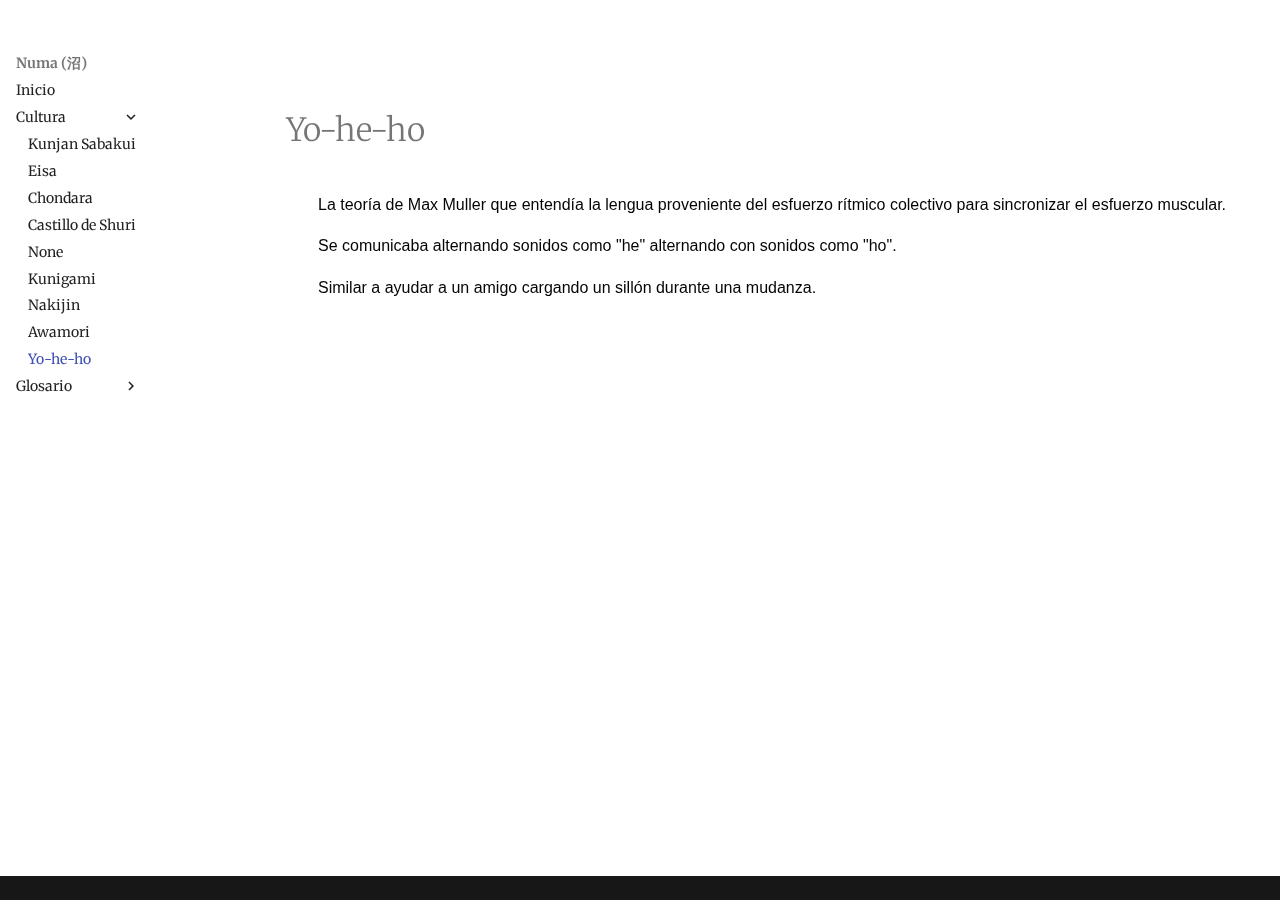
<file: yoheho/index.html>
<!doctype html>
<html lang="en" class="no-js">
  <head>
    
      <meta charset="utf-8">
      <meta name="viewport" content="width=device-width,initial-scale=1">
      
      
      
        <link rel="canonical" href="https://junon-txt.github.io/numa/yoheho/">
      
      
        <link rel="prev" href="../awamori/">
      
      
        <link rel="next" href="../katatsumuri/">
      
      
      <link rel="icon" href="../assets/images/favicon.png">
      <meta name="generator" content="mkdocs-1.6.1, mkdocs-material-9.6.14">
    
    
      
        <title>Yo-he-ho - Numa (沼)</title>
      
    
    
      <link rel="stylesheet" href="../assets/stylesheets/main.342714a4.min.css">
      
      


    
    
      
    
    
      
        
        
        <link rel="preconnect" href="https://fonts.gstatic.com" crossorigin>
        <link rel="stylesheet" href="https://fonts.googleapis.com/css?family=Merriweather:300,300i,400,400i,700,700i%7CNoto+Sans+Traditional+Chinese:400,400i,700,700i&display=fallback">
        <style>:root{--md-text-font:"Merriweather";--md-code-font:"Noto Sans Traditional Chinese"}</style>
      
    
    
      <link rel="stylesheet" href="../styles/numa.css">
    
    <script>__md_scope=new URL("..",location),__md_hash=e=>[...e].reduce(((e,_)=>(e<<5)-e+_.charCodeAt(0)),0),__md_get=(e,_=localStorage,t=__md_scope)=>JSON.parse(_.getItem(t.pathname+"."+e)),__md_set=(e,_,t=localStorage,a=__md_scope)=>{try{t.setItem(a.pathname+"."+e,JSON.stringify(_))}catch(e){}}</script>
    
      

    
    
    
  </head>
  
  
    <body dir="ltr">
  
    
    <input class="md-toggle" data-md-toggle="drawer" type="checkbox" id="__drawer" autocomplete="off">
    <input class="md-toggle" data-md-toggle="search" type="checkbox" id="__search" autocomplete="off">
    <label class="md-overlay" for="__drawer"></label>
    <div data-md-component="skip">
      
        
        <a href="#yo-he-ho" class="md-skip">
          Skip to content
        </a>
      
    </div>
    <div data-md-component="announce">
      
    </div>
    
    
      

  

<header class="md-header md-header--shadow" data-md-component="header">
  <nav class="md-header__inner md-grid" aria-label="Header">
    <a href=".." title="Numa (沼)" class="md-header__button md-logo" aria-label="Numa (沼)" data-md-component="logo">
      
  
  <svg xmlns="http://www.w3.org/2000/svg" viewBox="0 0 24 24"><path d="M12 8a3 3 0 0 0 3-3 3 3 0 0 0-3-3 3 3 0 0 0-3 3 3 3 0 0 0 3 3m0 3.54C9.64 9.35 6.5 8 3 8v11c3.5 0 6.64 1.35 9 3.54 2.36-2.19 5.5-3.54 9-3.54V8c-3.5 0-6.64 1.35-9 3.54"/></svg>

    </a>
    <label class="md-header__button md-icon" for="__drawer">
      
      <svg xmlns="http://www.w3.org/2000/svg" viewBox="0 0 24 24"><path d="M3 6h18v2H3zm0 5h18v2H3zm0 5h18v2H3z"/></svg>
    </label>
    <div class="md-header__title" data-md-component="header-title">
      <div class="md-header__ellipsis">
        <div class="md-header__topic">
          <span class="md-ellipsis">
            Numa (沼)
          </span>
        </div>
        <div class="md-header__topic" data-md-component="header-topic">
          <span class="md-ellipsis">
            
              Yo-he-ho
            
          </span>
        </div>
      </div>
    </div>
    
    
      <script>var palette=__md_get("__palette");if(palette&&palette.color){if("(prefers-color-scheme)"===palette.color.media){var media=matchMedia("(prefers-color-scheme: light)"),input=document.querySelector(media.matches?"[data-md-color-media='(prefers-color-scheme: light)']":"[data-md-color-media='(prefers-color-scheme: dark)']");palette.color.media=input.getAttribute("data-md-color-media"),palette.color.scheme=input.getAttribute("data-md-color-scheme"),palette.color.primary=input.getAttribute("data-md-color-primary"),palette.color.accent=input.getAttribute("data-md-color-accent")}for(var[key,value]of Object.entries(palette.color))document.body.setAttribute("data-md-color-"+key,value)}</script>
    
    
    
      
      
        <label class="md-header__button md-icon" for="__search">
          
          <svg xmlns="http://www.w3.org/2000/svg" viewBox="0 0 24 24"><path d="M9.5 3A6.5 6.5 0 0 1 16 9.5c0 1.61-.59 3.09-1.56 4.23l.27.27h.79l5 5-1.5 1.5-5-5v-.79l-.27-.27A6.52 6.52 0 0 1 9.5 16 6.5 6.5 0 0 1 3 9.5 6.5 6.5 0 0 1 9.5 3m0 2C7 5 5 7 5 9.5S7 14 9.5 14 14 12 14 9.5 12 5 9.5 5"/></svg>
        </label>
        <div class="md-search" data-md-component="search" role="dialog">
  <label class="md-search__overlay" for="__search"></label>
  <div class="md-search__inner" role="search">
    <form class="md-search__form" name="search">
      <input type="text" class="md-search__input" name="query" aria-label="Search" placeholder="Search" autocapitalize="off" autocorrect="off" autocomplete="off" spellcheck="false" data-md-component="search-query" required>
      <label class="md-search__icon md-icon" for="__search">
        
        <svg xmlns="http://www.w3.org/2000/svg" viewBox="0 0 24 24"><path d="M9.5 3A6.5 6.5 0 0 1 16 9.5c0 1.61-.59 3.09-1.56 4.23l.27.27h.79l5 5-1.5 1.5-5-5v-.79l-.27-.27A6.52 6.52 0 0 1 9.5 16 6.5 6.5 0 0 1 3 9.5 6.5 6.5 0 0 1 9.5 3m0 2C7 5 5 7 5 9.5S7 14 9.5 14 14 12 14 9.5 12 5 9.5 5"/></svg>
        
        <svg xmlns="http://www.w3.org/2000/svg" viewBox="0 0 24 24"><path d="M20 11v2H8l5.5 5.5-1.42 1.42L4.16 12l7.92-7.92L13.5 5.5 8 11z"/></svg>
      </label>
      <nav class="md-search__options" aria-label="Search">
        
        <button type="reset" class="md-search__icon md-icon" title="Clear" aria-label="Clear" tabindex="-1">
          
          <svg xmlns="http://www.w3.org/2000/svg" viewBox="0 0 24 24"><path d="M19 6.41 17.59 5 12 10.59 6.41 5 5 6.41 10.59 12 5 17.59 6.41 19 12 13.41 17.59 19 19 17.59 13.41 12z"/></svg>
        </button>
      </nav>
      
    </form>
    <div class="md-search__output">
      <div class="md-search__scrollwrap" tabindex="0" data-md-scrollfix>
        <div class="md-search-result" data-md-component="search-result">
          <div class="md-search-result__meta">
            Initializing search
          </div>
          <ol class="md-search-result__list" role="presentation"></ol>
        </div>
      </div>
    </div>
  </div>
</div>
      
    
    
  </nav>
  
</header>
    
    <div class="md-container" data-md-component="container">
      
      
        
          
        
      
      <main class="md-main" data-md-component="main">
        <div class="md-main__inner md-grid">
          
            
              
              <div class="md-sidebar md-sidebar--primary" data-md-component="sidebar" data-md-type="navigation" >
                <div class="md-sidebar__scrollwrap">
                  <div class="md-sidebar__inner">
                    



<nav class="md-nav md-nav--primary" aria-label="Navigation" data-md-level="0">
  <label class="md-nav__title" for="__drawer">
    <a href=".." title="Numa (沼)" class="md-nav__button md-logo" aria-label="Numa (沼)" data-md-component="logo">
      
  
  <svg xmlns="http://www.w3.org/2000/svg" viewBox="0 0 24 24"><path d="M12 8a3 3 0 0 0 3-3 3 3 0 0 0-3-3 3 3 0 0 0-3 3 3 3 0 0 0 3 3m0 3.54C9.64 9.35 6.5 8 3 8v11c3.5 0 6.64 1.35 9 3.54 2.36-2.19 5.5-3.54 9-3.54V8c-3.5 0-6.64 1.35-9 3.54"/></svg>

    </a>
    Numa (沼)
  </label>
  
  <ul class="md-nav__list" data-md-scrollfix>
    
      
      
  
  
  
  
    <li class="md-nav__item">
      <a href=".." class="md-nav__link">
        
  
  
  <span class="md-ellipsis">
    Inicio
    
  </span>
  

      </a>
    </li>
  

    
      
      
  
  
    
  
  
  
    
    
    
    
    
    <li class="md-nav__item md-nav__item--active md-nav__item--nested">
      
        
        
        <input class="md-nav__toggle md-toggle " type="checkbox" id="__nav_2" checked>
        
          
          <label class="md-nav__link" for="__nav_2" id="__nav_2_label" tabindex="0">
            
  
  
  <span class="md-ellipsis">
    Cultura
    
  </span>
  

            <span class="md-nav__icon md-icon"></span>
          </label>
        
        <nav class="md-nav" data-md-level="1" aria-labelledby="__nav_2_label" aria-expanded="true">
          <label class="md-nav__title" for="__nav_2">
            <span class="md-nav__icon md-icon"></span>
            Cultura
          </label>
          <ul class="md-nav__list" data-md-scrollfix>
            
              
                
  
  
  
  
    <li class="md-nav__item">
      <a href="../kunjan_sabakui/" class="md-nav__link">
        
  
  
  <span class="md-ellipsis">
    Kunjan Sabakui
    
  </span>
  

      </a>
    </li>
  

              
            
              
                
  
  
  
  
    <li class="md-nav__item">
      <a href="../eisa/" class="md-nav__link">
        
  
  
  <span class="md-ellipsis">
    Eisa
    
  </span>
  

      </a>
    </li>
  

              
            
              
                
  
  
  
  
    <li class="md-nav__item">
      <a href="../chondara/" class="md-nav__link">
        
  
  
  <span class="md-ellipsis">
    Chondara
    
  </span>
  

      </a>
    </li>
  

              
            
              
                
  
  
  
  
    <li class="md-nav__item">
      <a href="../castillo_shuri/" class="md-nav__link">
        
  
  
  <span class="md-ellipsis">
    Castillo de Shuri
    
  </span>
  

      </a>
    </li>
  

              
            
              
                
  
  
  
  
    <li class="md-nav__item">
      <a href="../protocolo_festivo_japones.md" class="md-nav__link">
        
  
  
  <span class="md-ellipsis">
    None
    
  </span>
  

      </a>
    </li>
  

              
            
              
                
  
  
  
  
    <li class="md-nav__item">
      <a href="../kunigami/" class="md-nav__link">
        
  
  
  <span class="md-ellipsis">
    Kunigami
    
  </span>
  

      </a>
    </li>
  

              
            
              
                
  
  
  
  
    <li class="md-nav__item">
      <a href="../nakijin/" class="md-nav__link">
        
  
  
  <span class="md-ellipsis">
    Nakijin
    
  </span>
  

      </a>
    </li>
  

              
            
              
                
  
  
  
  
    <li class="md-nav__item">
      <a href="../awamori/" class="md-nav__link">
        
  
  
  <span class="md-ellipsis">
    Awamori
    
  </span>
  

      </a>
    </li>
  

              
            
              
                
  
  
    
  
  
  
    <li class="md-nav__item md-nav__item--active">
      
      <input class="md-nav__toggle md-toggle" type="checkbox" id="__toc">
      
      
        
      
      
      <a href="./" class="md-nav__link md-nav__link--active">
        
  
  
  <span class="md-ellipsis">
    Yo-he-ho
    
  </span>
  

      </a>
      
    </li>
  

              
            
          </ul>
        </nav>
      
    </li>
  

    
      
      
  
  
  
  
    
    
    
    
    
    <li class="md-nav__item md-nav__item--nested">
      
        
        
        <input class="md-nav__toggle md-toggle " type="checkbox" id="__nav_3" >
        
          
          <label class="md-nav__link" for="__nav_3" id="__nav_3_label" tabindex="0">
            
  
  
  <span class="md-ellipsis">
    Glosario
    
  </span>
  

            <span class="md-nav__icon md-icon"></span>
          </label>
        
        <nav class="md-nav" data-md-level="1" aria-labelledby="__nav_3_label" aria-expanded="false">
          <label class="md-nav__title" for="__nav_3">
            <span class="md-nav__icon md-icon"></span>
            Glosario
          </label>
          <ul class="md-nav__list" data-md-scrollfix>
            
              
                
  
  
  
  
    <li class="md-nav__item">
      <a href="../katatsumuri/" class="md-nav__link">
        
  
  
  <span class="md-ellipsis">
    Katatsumuri
    
  </span>
  

      </a>
    </li>
  

              
            
          </ul>
        </nav>
      
    </li>
  

    
  </ul>
</nav>
                  </div>
                </div>
              </div>
            
            
              
              <div class="md-sidebar md-sidebar--secondary" data-md-component="sidebar" data-md-type="toc" >
                <div class="md-sidebar__scrollwrap">
                  <div class="md-sidebar__inner">
                    

<nav class="md-nav md-nav--secondary" aria-label="Table of contents">
  
  
  
    
  
  
</nav>
                  </div>
                </div>
              </div>
            
          
          
            <div class="md-content" data-md-component="content">
              <article class="md-content__inner md-typeset">
                
                  



<h1 id="yo-he-ho">Yo-he-ho</h1>
<p>La teoría de Max Muller que entendía la lengua proveniente del esfuerzo rítmico colectivo para sincronizar el esfuerzo muscular.</p>
<p>Se comunicaba alternando sonidos como "he" alternando con sonidos como "ho".</p>
<p>Similar a ayudar a un amigo cargando un sillón durante una mudanza.</p>












                
              </article>
            </div>
          
          
<script>var target=document.getElementById(location.hash.slice(1));target&&target.name&&(target.checked=target.name.startsWith("__tabbed_"))</script>
        </div>
        
          <button type="button" class="md-top md-icon" data-md-component="top" hidden>
  
  <svg xmlns="http://www.w3.org/2000/svg" viewBox="0 0 24 24"><path d="M13 20h-2V8l-5.5 5.5-1.42-1.42L12 4.16l7.92 7.92-1.42 1.42L13 8z"/></svg>
  Back to top
</button>
        
      </main>
      
        <footer class="md-footer">
  
  <div class="md-footer-meta md-typeset">
    <div class="md-footer-meta__inner md-grid">
      <div class="md-copyright">
  
  
</div>
      
    </div>
  </div>
</footer>
      
    </div>
    <div class="md-dialog" data-md-component="dialog">
      <div class="md-dialog__inner md-typeset"></div>
    </div>
    
    
    
      
      <script id="__config" type="application/json">{"base": "..", "features": ["navigation.instant", "navigation.instant.preview", "navigation.tracking", "navigation.top", "navigation.autohide", "content.code.annotate", "content.tooltips", "header.autohide"], "search": "../assets/javascripts/workers/search.d50fe291.min.js", "tags": null, "translations": {"clipboard.copied": "Copied to clipboard", "clipboard.copy": "Copy to clipboard", "search.result.more.one": "1 more on this page", "search.result.more.other": "# more on this page", "search.result.none": "No matching documents", "search.result.one": "1 matching document", "search.result.other": "# matching documents", "search.result.placeholder": "Type to start searching", "search.result.term.missing": "Missing", "select.version": "Select version"}, "version": null}</script>
    
    
      <script src="../assets/javascripts/bundle.13a4f30d.min.js"></script>
      
        <script src="../styles/numa.js"></script>
      
    
  </body>
</html>
</file>
<file: styles/numa.css>
/* 📖 Make Content Flow Like a Book */
.md-content {
    max-width: 1600px;
    margin: auto;
    padding: 60px 20px;
}
.md-grid {
    max-width: 1600px; 
}

.md-nav {
    max-width: 144px;
}

/* 🛑 Remove Documentation Look */
.md-header, .md-sidebar--secondary {
    display: none !important;
}


/* ✅ Ensure Text Wraps Properly */
.md-typeset {
    white-space: normal !important;
    overflow-wrap: break-word;
    word-break: normal;
}

/* 📜 Add Indents for a Book Feel */
p {
    text-align: justify;
}

/* 📌 Center Images */
img {
    display: block;
    margin: auto;
    max-width: 100%;
}

a:hover {
    text-decoration: underline;
}

.zh {
    color: #040404;
    font-family: "Noto Sans SC", sans-serif;
    margin-bottom: 0.0em !important;
}

.es {
    color: #040404;
    font-family: "Noto Sans", sans-serif;
    margin-top: 0em;
}

p {
    color: #040404;
    font-family: "Noto Sans", sans-serif;
    margin-top: 0em;
    text-indent: 2em;
}

.md-typeset details {
    box-shadow: none;
    border-radius: 15px !important;
    border-color: #04040413 !important;
    text-align: center;

}

.md-typeset details summary {
    background-color: #00000014 !important;
    font-size: 1.1rem;
    text-align: center;
}

.md-typeset details p {
    color: #040404;
    font-family: "Noto Sans", sans-serif;
    font-size: 0.7rem;
    text-align: center;
    margin: 0 !important;
    padding: 0 !important;
}

.md-typeset details ::before,
.md-typeset details ::after{
    display: none !important;
}
</file>
<file: assets/stylesheets/main.342714a4.min.css>
@charset "UTF-8";html{-webkit-text-size-adjust:none;-moz-text-size-adjust:none;text-size-adjust:none;box-sizing:border-box}*,:after,:before{box-sizing:inherit}@media (prefers-reduced-motion){*,:after,:before{transition:none!important}}body{margin:0}a,button,input,label{-webkit-tap-highlight-color:transparent}a{color:inherit;text-decoration:none}hr{border:0;box-sizing:initial;display:block;height:.05rem;overflow:visible;padding:0}small{font-size:80%}sub,sup{line-height:1em}img{border-style:none}table{border-collapse:initial;border-spacing:0}td,th{font-weight:400;vertical-align:top}button{background:#0000;border:0;font-family:inherit;font-size:inherit;margin:0;padding:0}input{border:0;outline:none}:root{--md-primary-fg-color:#4051b5;--md-primary-fg-color--light:#5d6cc0;--md-primary-fg-color--dark:#303fa1;--md-primary-bg-color:#fff;--md-primary-bg-color--light:#ffffffb3;--md-accent-fg-color:#526cfe;--md-accent-fg-color--transparent:#526cfe1a;--md-accent-bg-color:#fff;--md-accent-bg-color--light:#ffffffb3}[data-md-color-scheme=default]{color-scheme:light}[data-md-color-scheme=default] img[src$="#gh-dark-mode-only"],[data-md-color-scheme=default] img[src$="#only-dark"]{display:none}:root,[data-md-color-scheme=default]{--md-hue:225deg;--md-default-fg-color:#000000de;--md-default-fg-color--light:#0000008a;--md-default-fg-color--lighter:#00000052;--md-default-fg-color--lightest:#00000012;--md-default-bg-color:#fff;--md-default-bg-color--light:#ffffffb3;--md-default-bg-color--lighter:#ffffff4d;--md-default-bg-color--lightest:#ffffff1f;--md-code-fg-color:#36464e;--md-code-bg-color:#f5f5f5;--md-code-hl-color:#4287ff;--md-code-hl-color--light:#4287ff1a;--md-code-hl-number-color:#d52a2a;--md-code-hl-special-color:#db1457;--md-code-hl-function-color:#a846b9;--md-code-hl-constant-color:#6e59d9;--md-code-hl-keyword-color:#3f6ec6;--md-code-hl-string-color:#1c7d4d;--md-code-hl-name-color:var(--md-code-fg-color);--md-code-hl-operator-color:var(--md-default-fg-color--light);--md-code-hl-punctuation-color:var(--md-default-fg-color--light);--md-code-hl-comment-color:var(--md-default-fg-color--light);--md-code-hl-generic-color:var(--md-default-fg-color--light);--md-code-hl-variable-color:var(--md-default-fg-color--light);--md-typeset-color:var(--md-default-fg-color);--md-typeset-a-color:var(--md-primary-fg-color);--md-typeset-del-color:#f5503d26;--md-typeset-ins-color:#0bd57026;--md-typeset-kbd-color:#fafafa;--md-typeset-kbd-accent-color:#fff;--md-typeset-kbd-border-color:#b8b8b8;--md-typeset-mark-color:#ffff0080;--md-typeset-table-color:#0000001f;--md-typeset-table-color--light:rgba(0,0,0,.035);--md-admonition-fg-color:var(--md-default-fg-color);--md-admonition-bg-color:var(--md-default-bg-color);--md-warning-fg-color:#000000de;--md-warning-bg-color:#ff9;--md-footer-fg-color:#fff;--md-footer-fg-color--light:#ffffffb3;--md-footer-fg-color--lighter:#ffffff73;--md-footer-bg-color:#000000de;--md-footer-bg-color--dark:#00000052;--md-shadow-z1:0 0.2rem 0.5rem #0000000d,0 0 0.05rem #0000001a;--md-shadow-z2:0 0.2rem 0.5rem #0000001a,0 0 0.05rem #00000040;--md-shadow-z3:0 0.2rem 0.5rem #0003,0 0 0.05rem #00000059}.md-icon svg{fill:currentcolor;display:block;height:1.2rem;width:1.2rem}body{-webkit-font-smoothing:antialiased;-moz-osx-font-smoothing:grayscale;--md-text-font-family:var(--md-text-font,_),-apple-system,BlinkMacSystemFont,Helvetica,Arial,sans-serif;--md-code-font-family:var(--md-code-font,_),SFMono-Regular,Consolas,Menlo,monospace}aside,body,input{font-feature-settings:"kern","liga";color:var(--md-typeset-color);font-family:var(--md-text-font-family)}code,kbd,pre{font-feature-settings:"kern";font-family:var(--md-code-font-family)}:root{--md-typeset-table-sort-icon:url('data:image/svg+xml;charset=utf-8,<svg xmlns="http://www.w3.org/2000/svg" viewBox="0 0 24 24"><path d="m18 21-4-4h3V7h-3l4-4 4 4h-3v10h3M2 19v-2h10v2M2 13v-2h7v2M2 7V5h4v2z"/></svg>');--md-typeset-table-sort-icon--asc:url('data:image/svg+xml;charset=utf-8,<svg xmlns="http://www.w3.org/2000/svg" viewBox="0 0 24 24"><path d="M19 17h3l-4 4-4-4h3V3h2M2 17h10v2H2M6 5v2H2V5m0 6h7v2H2z"/></svg>');--md-typeset-table-sort-icon--desc:url('data:image/svg+xml;charset=utf-8,<svg xmlns="http://www.w3.org/2000/svg" viewBox="0 0 24 24"><path d="M19 7h3l-4-4-4 4h3v14h2M2 17h10v2H2M6 5v2H2V5m0 6h7v2H2z"/></svg>')}.md-typeset{-webkit-print-color-adjust:exact;color-adjust:exact;font-size:.8rem;line-height:1.6;overflow-wrap:break-word}@media print{.md-typeset{font-size:.68rem}}.md-typeset blockquote,.md-typeset dl,.md-typeset figure,.md-typeset ol,.md-typeset pre,.md-typeset ul{margin-bottom:1em;margin-top:1em}.md-typeset h1{color:var(--md-default-fg-color--light);font-size:2em;line-height:1.3;margin:0 0 1.25em}.md-typeset h1,.md-typeset h2{font-weight:300;letter-spacing:-.01em}.md-typeset h2{font-size:1.5625em;line-height:1.4;margin:1.6em 0 .64em}.md-typeset h3{font-size:1.25em;font-weight:400;letter-spacing:-.01em;line-height:1.5;margin:1.6em 0 .8em}.md-typeset h2+h3{margin-top:.8em}.md-typeset h4{font-weight:700;letter-spacing:-.01em;margin:1em 0}.md-typeset h5,.md-typeset h6{color:var(--md-default-fg-color--light);font-size:.8em;font-weight:700;letter-spacing:-.01em;margin:1.25em 0}.md-typeset h5{text-transform:uppercase}.md-typeset h5 code{text-transform:none}.md-typeset hr{border-bottom:.05rem solid var(--md-default-fg-color--lightest);display:flow-root;margin:1.5em 0}.md-typeset a{color:var(--md-typeset-a-color);word-break:break-word}.md-typeset a,.md-typeset a:before{transition:color 125ms}.md-typeset a:focus,.md-typeset a:hover{color:var(--md-accent-fg-color)}.md-typeset a:focus code,.md-typeset a:hover code{background-color:var(--md-accent-fg-color--transparent)}.md-typeset a code{color:currentcolor;transition:background-color 125ms}.md-typeset a.focus-visible{outline-color:var(--md-accent-fg-color);outline-offset:.2rem}.md-typeset code,.md-typeset kbd,.md-typeset pre{color:var(--md-code-fg-color);direction:ltr;font-variant-ligatures:none}@media print{.md-typeset code,.md-typeset kbd,.md-typeset pre{white-space:pre-wrap}}.md-typeset code{background-color:var(--md-code-bg-color);border-radius:.1rem;-webkit-box-decoration-break:clone;box-decoration-break:clone;font-size:.85em;padding:0 .2941176471em;word-break:break-word}.md-typeset code:not(.focus-visible){-webkit-tap-highlight-color:transparent;outline:none}.md-typeset pre{display:flow-root;line-height:1.4;position:relative}.md-typeset pre>code{-webkit-box-decoration-break:slice;box-decoration-break:slice;box-shadow:none;display:block;margin:0;outline-color:var(--md-accent-fg-color);overflow:auto;padding:.7720588235em 1.1764705882em;scrollbar-color:var(--md-default-fg-color--lighter) #0000;scrollbar-width:thin;touch-action:auto;word-break:normal}.md-typeset pre>code:hover{scrollbar-color:var(--md-accent-fg-color) #0000}.md-typeset pre>code::-webkit-scrollbar{height:.2rem;width:.2rem}.md-typeset pre>code::-webkit-scrollbar-thumb{background-color:var(--md-default-fg-color--lighter)}.md-typeset pre>code::-webkit-scrollbar-thumb:hover{background-color:var(--md-accent-fg-color)}.md-typeset kbd{background-color:var(--md-typeset-kbd-color);border-radius:.1rem;box-shadow:0 .1rem 0 .05rem var(--md-typeset-kbd-border-color),0 .1rem 0 var(--md-typeset-kbd-border-color),0 -.1rem .2rem var(--md-typeset-kbd-accent-color) inset;color:var(--md-default-fg-color);display:inline-block;font-size:.75em;padding:0 .6666666667em;vertical-align:text-top;word-break:break-word}.md-typeset mark{background-color:var(--md-typeset-mark-color);-webkit-box-decoration-break:clone;box-decoration-break:clone;color:inherit;word-break:break-word}.md-typeset abbr{border-bottom:.05rem dotted var(--md-default-fg-color--light);cursor:help;text-decoration:none}.md-typeset small{opacity:.75}[dir=ltr] .md-typeset sub,[dir=ltr] .md-typeset sup{margin-left:.078125em}[dir=rtl] .md-typeset sub,[dir=rtl] .md-typeset sup{margin-right:.078125em}[dir=ltr] .md-typeset blockquote{padding-left:.6rem}[dir=rtl] .md-typeset blockquote{padding-right:.6rem}[dir=ltr] .md-typeset blockquote{border-left:.2rem solid var(--md-default-fg-color--lighter)}[dir=rtl] .md-typeset blockquote{border-right:.2rem solid var(--md-default-fg-color--lighter)}.md-typeset blockquote{color:var(--md-default-fg-color--light);margin-left:0;margin-right:0}.md-typeset ul{list-style-type:disc}.md-typeset ul[type]{list-style-type:revert-layer}[dir=ltr] .md-typeset ol,[dir=ltr] .md-typeset ul{margin-left:.625em}[dir=rtl] .md-typeset ol,[dir=rtl] .md-typeset ul{margin-right:.625em}.md-typeset ol,.md-typeset ul{padding:0}.md-typeset ol:not([hidden]),.md-typeset ul:not([hidden]){display:flow-root}.md-typeset ol ol,.md-typeset ul ol{list-style-type:lower-alpha}.md-typeset ol ol ol,.md-typeset ul ol ol{list-style-type:lower-roman}.md-typeset ol ol ol ol,.md-typeset ul ol ol ol{list-style-type:upper-alpha}.md-typeset ol ol ol ol ol,.md-typeset ul ol ol ol ol{list-style-type:upper-roman}.md-typeset ol[type],.md-typeset ul[type]{list-style-type:revert-layer}[dir=ltr] .md-typeset ol li,[dir=ltr] .md-typeset ul li{margin-left:1.25em}[dir=rtl] .md-typeset ol li,[dir=rtl] .md-typeset ul li{margin-right:1.25em}.md-typeset ol li,.md-typeset ul li{margin-bottom:.5em}.md-typeset ol li blockquote,.md-typeset ol li p,.md-typeset ul li blockquote,.md-typeset ul li p{margin:.5em 0}.md-typeset ol li:last-child,.md-typeset ul li:last-child{margin-bottom:0}[dir=ltr] .md-typeset ol li ol,[dir=ltr] .md-typeset ol li ul,[dir=ltr] .md-typeset ul li ol,[dir=ltr] .md-typeset ul li ul{margin-left:.625em}[dir=rtl] .md-typeset ol li ol,[dir=rtl] .md-typeset ol li ul,[dir=rtl] .md-typeset ul li ol,[dir=rtl] .md-typeset ul li ul{margin-right:.625em}.md-typeset ol li ol,.md-typeset ol li ul,.md-typeset ul li ol,.md-typeset ul li ul{margin-bottom:.5em;margin-top:.5em}[dir=ltr] .md-typeset dd{margin-left:1.875em}[dir=rtl] .md-typeset dd{margin-right:1.875em}.md-typeset dd{margin-bottom:1.5em;margin-top:1em}.md-typeset img,.md-typeset svg,.md-typeset video{height:auto;max-width:100%}.md-typeset img[align=left]{margin:1em 1em 1em 0}.md-typeset img[align=right]{margin:1em 0 1em 1em}.md-typeset img[align]:only-child{margin-top:0}.md-typeset figure{display:flow-root;margin:1em auto;max-width:100%;text-align:center;width:-moz-fit-content;width:fit-content}.md-typeset figure img{display:block;margin:0 auto}.md-typeset figcaption{font-style:italic;margin:1em auto;max-width:24rem}.md-typeset iframe{max-width:100%}.md-typeset table:not([class]){background-color:var(--md-default-bg-color);border:.05rem solid var(--md-typeset-table-color);border-radius:.1rem;display:inline-block;font-size:.64rem;max-width:100%;overflow:auto;touch-action:auto}@media print{.md-typeset table:not([class]){display:table}}.md-typeset table:not([class])+*{margin-top:1.5em}.md-typeset table:not([class]) td>:first-child,.md-typeset table:not([class]) th>:first-child{margin-top:0}.md-typeset table:not([class]) td>:last-child,.md-typeset table:not([class]) th>:last-child{margin-bottom:0}.md-typeset table:not([class]) td:not([align]),.md-typeset table:not([class]) th:not([align]){text-align:left}[dir=rtl] .md-typeset table:not([class]) td:not([align]),[dir=rtl] .md-typeset table:not([class]) th:not([align]){text-align:right}.md-typeset table:not([class]) th{font-weight:700;min-width:5rem;padding:.9375em 1.25em;vertical-align:top}.md-typeset table:not([class]) td{border-top:.05rem solid var(--md-typeset-table-color);padding:.9375em 1.25em;vertical-align:top}.md-typeset table:not([class]) tbody tr{transition:background-color 125ms}.md-typeset table:not([class]) tbody tr:hover{background-color:var(--md-typeset-table-color--light);box-shadow:0 .05rem 0 var(--md-default-bg-color) inset}.md-typeset table:not([class]) a{word-break:normal}.md-typeset table th[role=columnheader]{cursor:pointer}[dir=ltr] .md-typeset table th[role=columnheader]:after{margin-left:.5em}[dir=rtl] .md-typeset table th[role=columnheader]:after{margin-right:.5em}.md-typeset table th[role=columnheader]:after{content:"";display:inline-block;height:1.2em;-webkit-mask-image:var(--md-typeset-table-sort-icon);mask-image:var(--md-typeset-table-sort-icon);-webkit-mask-repeat:no-repeat;mask-repeat:no-repeat;-webkit-mask-size:contain;mask-size:contain;transition:background-color 125ms;vertical-align:text-bottom;width:1.2em}.md-typeset table th[role=columnheader]:hover:after{background-color:var(--md-default-fg-color--lighter)}.md-typeset table th[role=columnheader][aria-sort=ascending]:after{background-color:var(--md-default-fg-color--light);-webkit-mask-image:var(--md-typeset-table-sort-icon--asc);mask-image:var(--md-typeset-table-sort-icon--asc)}.md-typeset table th[role=columnheader][aria-sort=descending]:after{background-color:var(--md-default-fg-color--light);-webkit-mask-image:var(--md-typeset-table-sort-icon--desc);mask-image:var(--md-typeset-table-sort-icon--desc)}.md-typeset__scrollwrap{margin:1em -.8rem;overflow-x:auto;touch-action:auto}.md-typeset__table{display:inline-block;margin-bottom:.5em;padding:0 .8rem}@media print{.md-typeset__table{display:block}}html .md-typeset__table table{display:table;margin:0;overflow:hidden;width:100%}@media screen and (max-width:44.984375em){.md-content__inner>pre{margin:1em -.8rem}.md-content__inner>pre code{border-radius:0}}.md-typeset .md-author{border-radius:100%;display:block;flex-shrink:0;height:1.6rem;overflow:hidden;position:relative;transition:color 125ms,transform 125ms;width:1.6rem}.md-typeset .md-author img{display:block}.md-typeset .md-author--more{background:var(--md-default-fg-color--lightest);color:var(--md-default-fg-color--lighter);font-size:.6rem;font-weight:700;line-height:1.6rem;text-align:center}.md-typeset .md-author--long{height:2.4rem;width:2.4rem}.md-typeset a.md-author{transform:scale(1)}.md-typeset a.md-author img{border-radius:100%;filter:grayscale(100%) opacity(75%);transition:filter 125ms}.md-typeset a.md-author:focus,.md-typeset a.md-author:hover{transform:scale(1.1);z-index:1}.md-typeset a.md-author:focus img,.md-typeset a.md-author:hover img{filter:grayscale(0)}.md-banner{background-color:var(--md-footer-bg-color);color:var(--md-footer-fg-color);overflow:auto}@media print{.md-banner{display:none}}.md-banner--warning{background-color:var(--md-warning-bg-color);color:var(--md-warning-fg-color)}.md-banner__inner{font-size:.7rem;margin:.6rem auto;padding:0 .8rem}[dir=ltr] .md-banner__button{float:right}[dir=rtl] .md-banner__button{float:left}.md-banner__button{color:inherit;cursor:pointer;transition:opacity .25s}.no-js .md-banner__button{display:none}.md-banner__button:hover{opacity:.7}html{font-size:125%;height:100%;overflow-x:hidden}@media screen and (min-width:100em){html{font-size:137.5%}}@media screen and (min-width:125em){html{font-size:150%}}body{background-color:var(--md-default-bg-color);display:flex;flex-direction:column;font-size:.5rem;min-height:100%;position:relative;width:100%}@media print{body{display:block}}@media screen and (max-width:59.984375em){body[data-md-scrolllock]{position:fixed}}.md-grid{margin-left:auto;margin-right:auto;max-width:61rem}.md-container{display:flex;flex-direction:column;flex-grow:1}@media print{.md-container{display:block}}.md-main{flex-grow:1}.md-main__inner{display:flex;height:100%;margin-top:1.5rem}.md-ellipsis{overflow:hidden;text-overflow:ellipsis}.md-toggle{display:none}.md-option{height:0;opacity:0;position:absolute;width:0}.md-option:checked+label:not([hidden]){display:block}.md-option.focus-visible+label{outline-color:var(--md-accent-fg-color);outline-style:auto}.md-skip{background-color:var(--md-default-fg-color);border-radius:.1rem;color:var(--md-default-bg-color);font-size:.64rem;margin:.5rem;opacity:0;outline-color:var(--md-accent-fg-color);padding:.3rem .5rem;position:fixed;transform:translateY(.4rem);z-index:-1}.md-skip:focus{opacity:1;transform:translateY(0);transition:transform .25s cubic-bezier(.4,0,.2,1),opacity 175ms 75ms;z-index:10}@page{margin:25mm}:root{--md-clipboard-icon:url('data:image/svg+xml;charset=utf-8,<svg xmlns="http://www.w3.org/2000/svg" viewBox="0 0 24 24"><path d="M19 21H8V7h11m0-2H8a2 2 0 0 0-2 2v14a2 2 0 0 0 2 2h11a2 2 0 0 0 2-2V7a2 2 0 0 0-2-2m-3-4H4a2 2 0 0 0-2 2v14h2V3h12z"/></svg>')}.md-clipboard{border-radius:.1rem;color:var(--md-default-fg-color--lightest);cursor:pointer;height:1.5em;outline-color:var(--md-accent-fg-color);outline-offset:.1rem;position:absolute;right:.5em;top:.5em;transition:color .25s;width:1.5em;z-index:1}@media print{.md-clipboard{display:none}}.md-clipboard:not(.focus-visible){-webkit-tap-highlight-color:transparent;outline:none}:hover>.md-clipboard{color:var(--md-default-fg-color--light)}.md-clipboard:focus,.md-clipboard:hover{color:var(--md-accent-fg-color)}.md-clipboard:after{background-color:currentcolor;content:"";display:block;height:1.125em;margin:0 auto;-webkit-mask-image:var(--md-clipboard-icon);mask-image:var(--md-clipboard-icon);-webkit-mask-position:center;mask-position:center;-webkit-mask-repeat:no-repeat;mask-repeat:no-repeat;-webkit-mask-size:contain;mask-size:contain;width:1.125em}.md-clipboard--inline{cursor:pointer}.md-clipboard--inline code{transition:color .25s,background-color .25s}.md-clipboard--inline:focus code,.md-clipboard--inline:hover code{background-color:var(--md-accent-fg-color--transparent);color:var(--md-accent-fg-color)}.md-typeset .md-code__content{display:grid}@keyframes consent{0%{opacity:0;transform:translateY(100%)}to{opacity:1;transform:translateY(0)}}@keyframes overlay{0%{opacity:0}to{opacity:1}}.md-consent__overlay{animation:overlay .25s both;-webkit-backdrop-filter:blur(.1rem);backdrop-filter:blur(.1rem);background-color:#0000008a;height:100%;opacity:1;position:fixed;top:0;width:100%;z-index:5}.md-consent__inner{animation:consent .5s cubic-bezier(.1,.7,.1,1) both;background-color:var(--md-default-bg-color);border:0;border-radius:.1rem;bottom:0;box-shadow:0 0 .2rem #0000001a,0 .2rem .4rem #0003;max-height:100%;overflow:auto;padding:0;position:fixed;width:100%;z-index:5}.md-consent__form{padding:.8rem}.md-consent__settings{display:none;margin:1em 0}input:checked+.md-consent__settings{display:block}.md-consent__controls{margin-bottom:.8rem}.md-typeset .md-consent__controls .md-button{display:inline}@media screen and (max-width:44.984375em){.md-typeset .md-consent__controls .md-button{display:block;margin-top:.4rem;text-align:center;width:100%}}.md-consent label{cursor:pointer}.md-content{flex-grow:1;min-width:0}.md-content__inner{margin:0 .8rem 1.2rem;padding-top:.6rem}@media screen and (min-width:76.25em){[dir=ltr] .md-sidebar--primary:not([hidden])~.md-content>.md-content__inner{margin-left:1.2rem}[dir=ltr] .md-sidebar--secondary:not([hidden])~.md-content>.md-content__inner,[dir=rtl] .md-sidebar--primary:not([hidden])~.md-content>.md-content__inner{margin-right:1.2rem}[dir=rtl] .md-sidebar--secondary:not([hidden])~.md-content>.md-content__inner{margin-left:1.2rem}}.md-content__inner:before{content:"";display:block;height:.4rem}.md-content__inner>:last-child{margin-bottom:0}[dir=ltr] .md-content__button{float:right}[dir=rtl] .md-content__button{float:left}[dir=ltr] .md-content__button{margin-left:.4rem}[dir=rtl] .md-content__button{margin-right:.4rem}.md-content__button{margin:.4rem 0;padding:0}@media print{.md-content__button{display:none}}.md-typeset .md-content__button{color:var(--md-default-fg-color--lighter)}.md-content__button svg{display:inline;vertical-align:top}[dir=rtl] .md-content__button svg{transform:scaleX(-1)}[dir=ltr] .md-dialog{right:.8rem}[dir=rtl] .md-dialog{left:.8rem}.md-dialog{background-color:var(--md-default-fg-color);border-radius:.1rem;bottom:.8rem;box-shadow:var(--md-shadow-z3);min-width:11.1rem;opacity:0;padding:.4rem .6rem;pointer-events:none;position:fixed;transform:translateY(100%);transition:transform 0ms .4s,opacity .4s;z-index:4}@media print{.md-dialog{display:none}}.md-dialog--active{opacity:1;pointer-events:auto;transform:translateY(0);transition:transform .4s cubic-bezier(.075,.85,.175,1),opacity .4s}.md-dialog__inner{color:var(--md-default-bg-color);font-size:.7rem}.md-feedback{margin:2em 0 1em;text-align:center}.md-feedback fieldset{border:none;margin:0;padding:0}.md-feedback__title{font-weight:700;margin:1em auto}.md-feedback__inner{position:relative}.md-feedback__list{display:flex;flex-wrap:wrap;place-content:baseline center;position:relative}.md-feedback__list:hover .md-icon:not(:disabled){color:var(--md-default-fg-color--lighter)}:disabled .md-feedback__list{min-height:1.8rem}.md-feedback__icon{color:var(--md-default-fg-color--light);cursor:pointer;flex-shrink:0;margin:0 .1rem;transition:color 125ms}.md-feedback__icon:not(:disabled).md-icon:hover{color:var(--md-accent-fg-color)}.md-feedback__icon:disabled{color:var(--md-default-fg-color--lightest);pointer-events:none}.md-feedback__note{opacity:0;position:relative;transform:translateY(.4rem);transition:transform .4s cubic-bezier(.1,.7,.1,1),opacity .15s}.md-feedback__note>*{margin:0 auto;max-width:16rem}:disabled .md-feedback__note{opacity:1;transform:translateY(0)}@media print{.md-feedback{display:none}}.md-footer{background-color:var(--md-footer-bg-color);color:var(--md-footer-fg-color)}@media print{.md-footer{display:none}}.md-footer__inner{justify-content:space-between;overflow:auto;padding:.2rem}.md-footer__inner:not([hidden]){display:flex}.md-footer__link{align-items:end;display:flex;flex-grow:0.01;margin-bottom:.4rem;margin-top:1rem;max-width:100%;outline-color:var(--md-accent-fg-color);overflow:hidden;transition:opacity .25s}.md-footer__link:focus,.md-footer__link:hover{opacity:.7}[dir=rtl] .md-footer__link svg{transform:scaleX(-1)}@media screen and (max-width:44.984375em){.md-footer__link--prev{flex-shrink:0}.md-footer__link--prev .md-footer__title{display:none}}[dir=ltr] .md-footer__link--next{margin-left:auto}[dir=rtl] .md-footer__link--next{margin-right:auto}.md-footer__link--next{text-align:right}[dir=rtl] .md-footer__link--next{text-align:left}.md-footer__title{flex-grow:1;font-size:.9rem;margin-bottom:.7rem;max-width:calc(100% - 2.4rem);padding:0 1rem;white-space:nowrap}.md-footer__button{margin:.2rem;padding:.4rem}.md-footer__direction{font-size:.64rem;opacity:.7}.md-footer-meta{background-color:var(--md-footer-bg-color--dark)}.md-footer-meta__inner{display:flex;flex-wrap:wrap;justify-content:space-between;padding:.2rem}html .md-footer-meta.md-typeset a{color:var(--md-footer-fg-color--light)}html .md-footer-meta.md-typeset a:focus,html .md-footer-meta.md-typeset a:hover{color:var(--md-footer-fg-color)}.md-copyright{color:var(--md-footer-fg-color--lighter);font-size:.64rem;margin:auto .6rem;padding:.4rem 0;width:100%}@media screen and (min-width:45em){.md-copyright{width:auto}}.md-copyright__highlight{color:var(--md-footer-fg-color--light)}.md-social{display:inline-flex;gap:.2rem;margin:0 .4rem;padding:.2rem 0 .6rem}@media screen and (min-width:45em){.md-social{padding:.6rem 0}}.md-social__link{display:inline-block;height:1.6rem;text-align:center;width:1.6rem}.md-social__link:before{line-height:1.9}.md-social__link svg{fill:currentcolor;max-height:.8rem;vertical-align:-25%}.md-typeset .md-button{border:.1rem solid;border-radius:.1rem;color:var(--md-primary-fg-color);cursor:pointer;display:inline-block;font-weight:700;padding:.625em 2em;transition:color 125ms,background-color 125ms,border-color 125ms}.md-typeset .md-button--primary{background-color:var(--md-primary-fg-color);border-color:var(--md-primary-fg-color);color:var(--md-primary-bg-color)}.md-typeset .md-button:focus,.md-typeset .md-button:hover{background-color:var(--md-accent-fg-color);border-color:var(--md-accent-fg-color);color:var(--md-accent-bg-color)}[dir=ltr] .md-typeset .md-input{border-top-left-radius:.1rem}[dir=ltr] .md-typeset .md-input,[dir=rtl] .md-typeset .md-input{border-top-right-radius:.1rem}[dir=rtl] .md-typeset .md-input{border-top-left-radius:.1rem}.md-typeset .md-input{border-bottom:.1rem solid var(--md-default-fg-color--lighter);box-shadow:var(--md-shadow-z1);font-size:.8rem;height:1.8rem;padding:0 .6rem;transition:border .25s,box-shadow .25s}.md-typeset .md-input:focus,.md-typeset .md-input:hover{border-bottom-color:var(--md-accent-fg-color);box-shadow:var(--md-shadow-z2)}.md-typeset .md-input--stretch{width:100%}.md-header{background-color:var(--md-primary-fg-color);box-shadow:0 0 .2rem #0000,0 .2rem .4rem #0000;color:var(--md-primary-bg-color);display:block;left:0;position:sticky;right:0;top:0;z-index:4}@media print{.md-header{display:none}}.md-header[hidden]{transform:translateY(-100%);transition:transform .25s cubic-bezier(.8,0,.6,1),box-shadow .25s}.md-header--shadow{box-shadow:0 0 .2rem #0000001a,0 .2rem .4rem #0003;transition:transform .25s cubic-bezier(.1,.7,.1,1),box-shadow .25s}.md-header__inner{align-items:center;display:flex;padding:0 .2rem}.md-header__button{color:currentcolor;cursor:pointer;margin:.2rem;outline-color:var(--md-accent-fg-color);padding:.4rem;position:relative;transition:opacity .25s;vertical-align:middle;z-index:1}.md-header__button:hover{opacity:.7}.md-header__button:not([hidden]){display:inline-block}.md-header__button:not(.focus-visible){-webkit-tap-highlight-color:transparent;outline:none}.md-header__button.md-logo{margin:.2rem;padding:.4rem}@media screen and (max-width:76.234375em){.md-header__button.md-logo{display:none}}.md-header__button.md-logo img,.md-header__button.md-logo svg{fill:currentcolor;display:block;height:1.2rem;width:auto}@media screen and (min-width:60em){.md-header__button[for=__search]{display:none}}.no-js .md-header__button[for=__search]{display:none}[dir=rtl] .md-header__button[for=__search] svg{transform:scaleX(-1)}@media screen and (min-width:76.25em){.md-header__button[for=__drawer]{display:none}}.md-header__topic{display:flex;max-width:100%;position:absolute;transition:transform .4s cubic-bezier(.1,.7,.1,1),opacity .15s;white-space:nowrap}.md-header__topic+.md-header__topic{opacity:0;pointer-events:none;transform:translateX(1.25rem);transition:transform .4s cubic-bezier(1,.7,.1,.1),opacity .15s;z-index:-1}[dir=rtl] .md-header__topic+.md-header__topic{transform:translateX(-1.25rem)}.md-header__topic:first-child{font-weight:700}[dir=ltr] .md-header__title{margin-left:1rem;margin-right:.4rem}[dir=rtl] .md-header__title{margin-left:.4rem;margin-right:1rem}.md-header__title{flex-grow:1;font-size:.9rem;height:2.4rem;line-height:2.4rem}.md-header__title--active .md-header__topic{opacity:0;pointer-events:none;transform:translateX(-1.25rem);transition:transform .4s cubic-bezier(1,.7,.1,.1),opacity .15s;z-index:-1}[dir=rtl] .md-header__title--active .md-header__topic{transform:translateX(1.25rem)}.md-header__title--active .md-header__topic+.md-header__topic{opacity:1;pointer-events:auto;transform:translateX(0);transition:transform .4s cubic-bezier(.1,.7,.1,1),opacity .15s;z-index:0}.md-header__title>.md-header__ellipsis{height:100%;position:relative;width:100%}.md-header__option{display:flex;flex-shrink:0;max-width:100%;transition:max-width 0ms .25s,opacity .25s .25s;white-space:nowrap}[data-md-toggle=search]:checked~.md-header .md-header__option{max-width:0;opacity:0;transition:max-width 0ms,opacity 0ms}.md-header__option>input{bottom:0}.md-header__source{display:none}@media screen and (min-width:60em){[dir=ltr] .md-header__source{margin-left:1rem}[dir=rtl] .md-header__source{margin-right:1rem}.md-header__source{display:block;max-width:11.7rem;width:11.7rem}}@media screen and (min-width:76.25em){[dir=ltr] .md-header__source{margin-left:1.4rem}[dir=rtl] .md-header__source{margin-right:1.4rem}}.md-meta{color:var(--md-default-fg-color--light);font-size:.7rem;line-height:1.3}.md-meta__list{display:inline-flex;flex-wrap:wrap;list-style:none;margin:0;padding:0}.md-meta__item:not(:last-child):after{content:"·";margin-left:.2rem;margin-right:.2rem}.md-meta__link{color:var(--md-typeset-a-color)}.md-meta__link:focus,.md-meta__link:hover{color:var(--md-accent-fg-color)}.md-draft{background-color:#ff1744;border-radius:.125em;color:#fff;display:inline-block;font-weight:700;padding-left:.5714285714em;padding-right:.5714285714em}:root{--md-nav-icon--prev:url('data:image/svg+xml;charset=utf-8,<svg xmlns="http://www.w3.org/2000/svg" viewBox="0 0 24 24"><path d="M20 11v2H8l5.5 5.5-1.42 1.42L4.16 12l7.92-7.92L13.5 5.5 8 11z"/></svg>');--md-nav-icon--next:url('data:image/svg+xml;charset=utf-8,<svg xmlns="http://www.w3.org/2000/svg" viewBox="0 0 24 24"><path d="M8.59 16.58 13.17 12 8.59 7.41 10 6l6 6-6 6z"/></svg>');--md-toc-icon:url('data:image/svg+xml;charset=utf-8,<svg xmlns="http://www.w3.org/2000/svg" viewBox="0 0 24 24"><path d="M3 9h14V7H3zm0 4h14v-2H3zm0 4h14v-2H3zm16 0h2v-2h-2zm0-10v2h2V7zm0 6h2v-2h-2z"/></svg>')}.md-nav{font-size:.7rem;line-height:1.3}.md-nav__title{color:var(--md-default-fg-color--light);display:block;font-weight:700;overflow:hidden;padding:0 .6rem;text-overflow:ellipsis}.md-nav__title .md-nav__button{display:none}.md-nav__title .md-nav__button img{height:100%;width:auto}.md-nav__title .md-nav__button.md-logo img,.md-nav__title .md-nav__button.md-logo svg{fill:currentcolor;display:block;height:2.4rem;max-width:100%;object-fit:contain;width:auto}.md-nav__list{list-style:none;margin:0;padding:0}.md-nav__link{align-items:flex-start;display:flex;gap:.4rem;margin-top:.625em;scroll-snap-align:start;transition:color 125ms}.md-nav__link--passed{color:var(--md-default-fg-color--light)}.md-nav__item .md-nav__link--active,.md-nav__item .md-nav__link--active code{color:var(--md-typeset-a-color)}.md-nav__link .md-ellipsis{position:relative}[dir=ltr] .md-nav__link .md-icon:last-child{margin-left:auto}[dir=rtl] .md-nav__link .md-icon:last-child{margin-right:auto}.md-nav__link svg{fill:currentcolor;flex-shrink:0;height:1.3em;position:relative}.md-nav__link[for]:focus,.md-nav__link[for]:hover,.md-nav__link[href]:focus,.md-nav__link[href]:hover{color:var(--md-accent-fg-color);cursor:pointer}.md-nav__link.focus-visible{outline-color:var(--md-accent-fg-color);outline-offset:.2rem}.md-nav--primary .md-nav__link[for=__toc]{display:none}.md-nav--primary .md-nav__link[for=__toc] .md-icon:after{background-color:currentcolor;display:block;height:100%;-webkit-mask-image:var(--md-toc-icon);mask-image:var(--md-toc-icon);width:100%}.md-nav--primary .md-nav__link[for=__toc]~.md-nav{display:none}.md-nav__container>.md-nav__link{margin-top:0}.md-nav__container>.md-nav__link:first-child{flex-grow:1;min-width:0}.md-nav__icon{flex-shrink:0}.md-nav__source{display:none}@media screen and (max-width:76.234375em){.md-nav--primary,.md-nav--primary .md-nav{background-color:var(--md-default-bg-color);display:flex;flex-direction:column;height:100%;left:0;position:absolute;right:0;top:0;z-index:1}.md-nav--primary .md-nav__item,.md-nav--primary .md-nav__title{font-size:.8rem;line-height:1.5}.md-nav--primary .md-nav__title{background-color:var(--md-default-fg-color--lightest);color:var(--md-default-fg-color--light);cursor:pointer;height:5.6rem;line-height:2.4rem;padding:3rem .8rem .2rem;position:relative;white-space:nowrap}[dir=ltr] .md-nav--primary .md-nav__title .md-nav__icon{left:.4rem}[dir=rtl] .md-nav--primary .md-nav__title .md-nav__icon{right:.4rem}.md-nav--primary .md-nav__title .md-nav__icon{display:block;height:1.2rem;margin:.2rem;position:absolute;top:.4rem;width:1.2rem}.md-nav--primary .md-nav__title .md-nav__icon:after{background-color:currentcolor;content:"";display:block;height:100%;-webkit-mask-image:var(--md-nav-icon--prev);mask-image:var(--md-nav-icon--prev);-webkit-mask-position:center;mask-position:center;-webkit-mask-repeat:no-repeat;mask-repeat:no-repeat;-webkit-mask-size:contain;mask-size:contain;width:100%}.md-nav--primary .md-nav__title~.md-nav__list{background-color:var(--md-default-bg-color);box-shadow:0 .05rem 0 var(--md-default-fg-color--lightest) inset;overflow-y:auto;scroll-snap-type:y mandatory;touch-action:pan-y}.md-nav--primary .md-nav__title~.md-nav__list>:first-child{border-top:0}.md-nav--primary .md-nav__title[for=__drawer]{background-color:var(--md-primary-fg-color);color:var(--md-primary-bg-color);font-weight:700}.md-nav--primary .md-nav__title .md-logo{display:block;left:.2rem;margin:.2rem;padding:.4rem;position:absolute;right:.2rem;top:.2rem}.md-nav--primary .md-nav__list{flex:1}.md-nav--primary .md-nav__item{border-top:.05rem solid var(--md-default-fg-color--lightest)}.md-nav--primary .md-nav__item--active>.md-nav__link{color:var(--md-typeset-a-color)}.md-nav--primary .md-nav__item--active>.md-nav__link:focus,.md-nav--primary .md-nav__item--active>.md-nav__link:hover{color:var(--md-accent-fg-color)}.md-nav--primary .md-nav__link{margin-top:0;padding:.6rem .8rem}.md-nav--primary .md-nav__link svg{margin-top:.1em}.md-nav--primary .md-nav__link>.md-nav__link{padding:0}[dir=ltr] .md-nav--primary .md-nav__link .md-nav__icon{margin-right:-.2rem}[dir=rtl] .md-nav--primary .md-nav__link .md-nav__icon{margin-left:-.2rem}.md-nav--primary .md-nav__link .md-nav__icon{font-size:1.2rem;height:1.2rem;width:1.2rem}.md-nav--primary .md-nav__link .md-nav__icon:after{background-color:currentcolor;content:"";display:block;height:100%;-webkit-mask-image:var(--md-nav-icon--next);mask-image:var(--md-nav-icon--next);-webkit-mask-position:center;mask-position:center;-webkit-mask-repeat:no-repeat;mask-repeat:no-repeat;-webkit-mask-size:contain;mask-size:contain;width:100%}[dir=rtl] .md-nav--primary .md-nav__icon:after{transform:scale(-1)}.md-nav--primary .md-nav--secondary .md-nav{background-color:initial;position:static}[dir=ltr] .md-nav--primary .md-nav--secondary .md-nav .md-nav__link{padding-left:1.4rem}[dir=rtl] .md-nav--primary .md-nav--secondary .md-nav .md-nav__link{padding-right:1.4rem}[dir=ltr] .md-nav--primary .md-nav--secondary .md-nav .md-nav .md-nav__link{padding-left:2rem}[dir=rtl] .md-nav--primary .md-nav--secondary .md-nav .md-nav .md-nav__link{padding-right:2rem}[dir=ltr] .md-nav--primary .md-nav--secondary .md-nav .md-nav .md-nav .md-nav__link{padding-left:2.6rem}[dir=rtl] .md-nav--primary .md-nav--secondary .md-nav .md-nav .md-nav .md-nav__link{padding-right:2.6rem}[dir=ltr] .md-nav--primary .md-nav--secondary .md-nav .md-nav .md-nav .md-nav .md-nav__link{padding-left:3.2rem}[dir=rtl] .md-nav--primary .md-nav--secondary .md-nav .md-nav .md-nav .md-nav .md-nav__link{padding-right:3.2rem}.md-nav--secondary{background-color:initial}.md-nav__toggle~.md-nav{display:flex;opacity:0;transform:translateX(100%);transition:transform .25s cubic-bezier(.8,0,.6,1),opacity 125ms 50ms}[dir=rtl] .md-nav__toggle~.md-nav{transform:translateX(-100%)}.md-nav__toggle:checked~.md-nav{opacity:1;transform:translateX(0);transition:transform .25s cubic-bezier(.4,0,.2,1),opacity 125ms 125ms}.md-nav__toggle:checked~.md-nav>.md-nav__list{-webkit-backface-visibility:hidden;backface-visibility:hidden}}@media screen and (max-width:59.984375em){.md-nav--primary .md-nav__link[for=__toc]{display:flex}.md-nav--primary .md-nav__link[for=__toc] .md-icon:after{content:""}.md-nav--primary .md-nav__link[for=__toc]+.md-nav__link{display:none}.md-nav--primary .md-nav__link[for=__toc]~.md-nav{display:flex}.md-nav__source{background-color:var(--md-primary-fg-color--dark);color:var(--md-primary-bg-color);display:block;padding:0 .2rem}}@media screen and (min-width:60em) and (max-width:76.234375em){.md-nav--integrated .md-nav__link[for=__toc]{display:flex}.md-nav--integrated .md-nav__link[for=__toc] .md-icon:after{content:""}.md-nav--integrated .md-nav__link[for=__toc]+.md-nav__link{display:none}.md-nav--integrated .md-nav__link[for=__toc]~.md-nav{display:flex}}@media screen and (min-width:60em){.md-nav{margin-bottom:-.4rem}.md-nav--secondary .md-nav__title{background:var(--md-default-bg-color);box-shadow:0 0 .4rem .4rem var(--md-default-bg-color);position:sticky;top:0;z-index:1}.md-nav--secondary .md-nav__title[for=__toc]{scroll-snap-align:start}.md-nav--secondary .md-nav__title .md-nav__icon{display:none}[dir=ltr] .md-nav--secondary .md-nav__list{padding-left:.6rem}[dir=rtl] .md-nav--secondary .md-nav__list{padding-right:.6rem}.md-nav--secondary .md-nav__list{padding-bottom:.4rem}[dir=ltr] .md-nav--secondary .md-nav__item>.md-nav__link{margin-right:.4rem}[dir=rtl] .md-nav--secondary .md-nav__item>.md-nav__link{margin-left:.4rem}}@media screen and (min-width:76.25em){.md-nav{margin-bottom:-.4rem;transition:max-height .25s cubic-bezier(.86,0,.07,1)}.md-nav--primary .md-nav__title{background:var(--md-default-bg-color);box-shadow:0 0 .4rem .4rem var(--md-default-bg-color);position:sticky;top:0;z-index:1}.md-nav--primary .md-nav__title[for=__drawer]{scroll-snap-align:start}.md-nav--primary .md-nav__title .md-nav__icon{display:none}[dir=ltr] .md-nav--primary .md-nav__list{padding-left:.6rem}[dir=rtl] .md-nav--primary .md-nav__list{padding-right:.6rem}.md-nav--primary .md-nav__list{padding-bottom:.4rem}[dir=ltr] .md-nav--primary .md-nav__item>.md-nav__link{margin-right:.4rem}[dir=rtl] .md-nav--primary .md-nav__item>.md-nav__link{margin-left:.4rem}.md-nav__toggle~.md-nav{display:grid;grid-template-rows:minmax(.4rem,0fr);opacity:0;transition:grid-template-rows .25s cubic-bezier(.86,0,.07,1),opacity .25s,visibility 0ms .25s;visibility:collapse}.md-nav__toggle~.md-nav>.md-nav__list{overflow:hidden}.md-nav__toggle.md-toggle--indeterminate~.md-nav,.md-nav__toggle:checked~.md-nav{grid-template-rows:minmax(.4rem,1fr);opacity:1;transition:grid-template-rows .25s cubic-bezier(.86,0,.07,1),opacity .15s .1s,visibility 0ms;visibility:visible}.md-nav__toggle.md-toggle--indeterminate~.md-nav{transition:none}.md-nav__item--nested>.md-nav>.md-nav__title{display:none}.md-nav__item--section{display:block;margin:1.25em 0}.md-nav__item--section:last-child{margin-bottom:0}.md-nav__item--section>.md-nav__link{font-weight:700}.md-nav__item--section>.md-nav__link[for]{color:var(--md-default-fg-color--light)}.md-nav__item--section>.md-nav__link:not(.md-nav__container){pointer-events:none}.md-nav__item--section>.md-nav__link .md-icon,.md-nav__item--section>.md-nav__link>[for]{display:none}[dir=ltr] .md-nav__item--section>.md-nav{margin-left:-.6rem}[dir=rtl] .md-nav__item--section>.md-nav{margin-right:-.6rem}.md-nav__item--section>.md-nav{display:block;opacity:1;visibility:visible}.md-nav__item--section>.md-nav>.md-nav__list>.md-nav__item{padding:0}.md-nav__icon{border-radius:100%;height:.9rem;transition:background-color .25s;width:.9rem}.md-nav__icon:hover{background-color:var(--md-accent-fg-color--transparent)}.md-nav__icon:after{background-color:currentcolor;border-radius:100%;content:"";display:inline-block;height:100%;-webkit-mask-image:var(--md-nav-icon--next);mask-image:var(--md-nav-icon--next);-webkit-mask-position:center;mask-position:center;-webkit-mask-repeat:no-repeat;mask-repeat:no-repeat;-webkit-mask-size:contain;mask-size:contain;transition:transform .25s;vertical-align:-.1rem;width:100%}[dir=rtl] .md-nav__icon:after{transform:rotate(180deg)}.md-nav__item--nested .md-nav__toggle:checked~.md-nav__link .md-nav__icon:after,.md-nav__item--nested .md-toggle--indeterminate~.md-nav__link .md-nav__icon:after{transform:rotate(90deg)}.md-nav--lifted>.md-nav__list>.md-nav__item,.md-nav--lifted>.md-nav__title{display:none}.md-nav--lifted>.md-nav__list>.md-nav__item--active{display:block}.md-nav--lifted>.md-nav__list>.md-nav__item--active>.md-nav__link{background:var(--md-default-bg-color);box-shadow:0 0 .4rem .4rem var(--md-default-bg-color);margin-top:0;position:sticky;top:0;z-index:1}.md-nav--lifted>.md-nav__list>.md-nav__item--active>.md-nav__link:not(.md-nav__container){pointer-events:none}.md-nav--lifted>.md-nav__list>.md-nav__item--active.md-nav__item--section{margin:0}[dir=ltr] .md-nav--lifted>.md-nav__list>.md-nav__item>.md-nav:not(.md-nav--secondary){margin-left:-.6rem}[dir=rtl] .md-nav--lifted>.md-nav__list>.md-nav__item>.md-nav:not(.md-nav--secondary){margin-right:-.6rem}.md-nav--lifted>.md-nav__list>.md-nav__item>[for]{color:var(--md-default-fg-color--light)}.md-nav--lifted .md-nav[data-md-level="1"]{grid-template-rows:minmax(.4rem,1fr);opacity:1;visibility:visible}[dir=ltr] .md-nav--integrated>.md-nav__list>.md-nav__item--active .md-nav--secondary{border-left:.05rem solid var(--md-primary-fg-color)}[dir=rtl] .md-nav--integrated>.md-nav__list>.md-nav__item--active .md-nav--secondary{border-right:.05rem solid var(--md-primary-fg-color)}.md-nav--integrated>.md-nav__list>.md-nav__item--active .md-nav--secondary{display:block;margin-bottom:1.25em;opacity:1;visibility:visible}.md-nav--integrated>.md-nav__list>.md-nav__item--active .md-nav--secondary>.md-nav__list{overflow:visible;padding-bottom:0}.md-nav--integrated>.md-nav__list>.md-nav__item--active .md-nav--secondary>.md-nav__title{display:none}}.md-pagination{font-size:.8rem;font-weight:700;gap:.4rem}.md-pagination,.md-pagination>*{align-items:center;display:flex;justify-content:center}.md-pagination>*{border-radius:.2rem;height:1.8rem;min-width:1.8rem;text-align:center}.md-pagination__current{background-color:var(--md-default-fg-color--lightest);color:var(--md-default-fg-color--light)}.md-pagination__link{transition:color 125ms,background-color 125ms}.md-pagination__link:focus,.md-pagination__link:hover{background-color:var(--md-accent-fg-color--transparent);color:var(--md-accent-fg-color)}.md-pagination__link:focus svg,.md-pagination__link:hover svg{color:var(--md-accent-fg-color)}.md-pagination__link.focus-visible{outline-color:var(--md-accent-fg-color);outline-offset:.2rem}.md-pagination__link svg{fill:currentcolor;color:var(--md-default-fg-color--lighter);display:block;max-height:100%;width:1.2rem}.md-post__back{border-bottom:.05rem solid var(--md-default-fg-color--lightest);margin-bottom:1.2rem;padding-bottom:1.2rem}@media screen and (max-width:76.234375em){.md-post__back{display:none}}[dir=rtl] .md-post__back svg{transform:scaleX(-1)}.md-post__authors{display:flex;flex-direction:column;gap:.6rem;margin:0 .6rem 1.2rem}.md-post .md-post__meta a{transition:color 125ms}.md-post .md-post__meta a:focus,.md-post .md-post__meta a:hover{color:var(--md-accent-fg-color)}.md-post__title{color:var(--md-default-fg-color--light);font-weight:700}.md-post--excerpt{margin-bottom:3.2rem}.md-post--excerpt .md-post__header{align-items:center;display:flex;gap:.6rem;min-height:1.6rem}.md-post--excerpt .md-post__authors{align-items:center;display:inline-flex;flex-direction:row;gap:.2rem;margin:0;min-height:2.4rem}[dir=ltr] .md-post--excerpt .md-post__meta .md-meta__list{margin-right:.4rem}[dir=rtl] .md-post--excerpt .md-post__meta .md-meta__list{margin-left:.4rem}.md-post--excerpt .md-post__content>:first-child{--md-scroll-margin:6rem;margin-top:0}.md-post>.md-nav--secondary{margin:1em 0}.md-profile{align-items:center;display:flex;font-size:.7rem;gap:.6rem;line-height:1.4;width:100%}.md-profile__description{flex-grow:1}.md-content--post{display:flex}@media screen and (max-width:76.234375em){.md-content--post{flex-flow:column-reverse}}.md-content--post>.md-content__inner{flex-grow:1;min-width:0}@media screen and (min-width:76.25em){[dir=ltr] .md-content--post>.md-content__inner{margin-left:1.2rem}[dir=rtl] .md-content--post>.md-content__inner{margin-right:1.2rem}}@media screen and (max-width:76.234375em){.md-sidebar.md-sidebar--post{padding:0;position:static;width:100%}.md-sidebar.md-sidebar--post .md-sidebar__scrollwrap{overflow:visible}.md-sidebar.md-sidebar--post .md-sidebar__inner{padding:0}.md-sidebar.md-sidebar--post .md-post__meta{margin-left:.6rem;margin-right:.6rem}.md-sidebar.md-sidebar--post .md-nav__item{border:none;display:inline}.md-sidebar.md-sidebar--post .md-nav__list{display:inline-flex;flex-wrap:wrap;gap:.6rem;padding-bottom:.6rem;padding-top:.6rem}.md-sidebar.md-sidebar--post .md-nav__link{padding:0}.md-sidebar.md-sidebar--post .md-nav{height:auto;margin-bottom:0;position:static}}:root{--md-progress-value:0;--md-progress-delay:400ms}.md-progress{background:var(--md-primary-bg-color);height:.075rem;opacity:min(clamp(0,var(--md-progress-value),1),clamp(0,100 - var(--md-progress-value),1));position:fixed;top:0;transform:scaleX(calc(var(--md-progress-value)*1%));transform-origin:left;transition:transform .5s cubic-bezier(.19,1,.22,1),opacity .25s var(--md-progress-delay);width:100%;z-index:4}:root{--md-search-result-icon:url('data:image/svg+xml;charset=utf-8,<svg xmlns="http://www.w3.org/2000/svg" viewBox="0 0 24 24"><path d="M14 2H6a2 2 0 0 0-2 2v16a2 2 0 0 0 2 2h7c-.41-.25-.8-.56-1.14-.9-.33-.33-.61-.7-.86-1.1H6V4h7v5h5v1.18c.71.16 1.39.43 2 .82V8zm6.31 16.9c1.33-2.11.69-4.9-1.4-6.22-2.11-1.33-4.91-.68-6.22 1.4-1.34 2.11-.69 4.89 1.4 6.22 1.46.93 3.32.93 4.79.02L22 23.39 23.39 22zm-3.81.1a2.5 2.5 0 0 1-2.5-2.5 2.5 2.5 0 0 1 2.5-2.5 2.5 2.5 0 0 1 2.5 2.5 2.5 2.5 0 0 1-2.5 2.5"/></svg>')}.md-search{position:relative}@media screen and (min-width:60em){.md-search{padding:.2rem 0}}.no-js .md-search{display:none}.md-search__overlay{opacity:0;z-index:1}@media screen and (max-width:59.984375em){[dir=ltr] .md-search__overlay{left:-2.2rem}[dir=rtl] .md-search__overlay{right:-2.2rem}.md-search__overlay{background-color:var(--md-default-bg-color);border-radius:1rem;height:2rem;overflow:hidden;pointer-events:none;position:absolute;top:-1rem;transform-origin:center;transition:transform .3s .1s,opacity .2s .2s;width:2rem}[data-md-toggle=search]:checked~.md-header .md-search__overlay{opacity:1;transition:transform .4s,opacity .1s}}@media screen and (min-width:60em){[dir=ltr] .md-search__overlay{left:0}[dir=rtl] .md-search__overlay{right:0}.md-search__overlay{background-color:#0000008a;cursor:pointer;height:0;position:fixed;top:0;transition:width 0ms .25s,height 0ms .25s,opacity .25s;width:0}[data-md-toggle=search]:checked~.md-header .md-search__overlay{height:200vh;opacity:1;transition:width 0ms,height 0ms,opacity .25s;width:100%}}@media screen and (max-width:29.984375em){[data-md-toggle=search]:checked~.md-header .md-search__overlay{transform:scale(45)}}@media screen and (min-width:30em) and (max-width:44.984375em){[data-md-toggle=search]:checked~.md-header .md-search__overlay{transform:scale(60)}}@media screen and (min-width:45em) and (max-width:59.984375em){[data-md-toggle=search]:checked~.md-header .md-search__overlay{transform:scale(75)}}.md-search__inner{-webkit-backface-visibility:hidden;backface-visibility:hidden}@media screen and (max-width:59.984375em){[dir=ltr] .md-search__inner{left:0}[dir=rtl] .md-search__inner{right:0}.md-search__inner{height:0;opacity:0;overflow:hidden;position:fixed;top:0;transform:translateX(5%);transition:width 0ms .3s,height 0ms .3s,transform .15s cubic-bezier(.4,0,.2,1) .15s,opacity .15s .15s;width:0;z-index:2}[dir=rtl] .md-search__inner{transform:translateX(-5%)}[data-md-toggle=search]:checked~.md-header .md-search__inner{height:100%;opacity:1;transform:translateX(0);transition:width 0ms 0ms,height 0ms 0ms,transform .15s cubic-bezier(.1,.7,.1,1) .15s,opacity .15s .15s;width:100%}}@media screen and (min-width:60em){[dir=ltr] .md-search__inner{float:right}[dir=rtl] .md-search__inner{float:left}.md-search__inner{padding:.1rem 0;position:relative;transition:width .25s cubic-bezier(.1,.7,.1,1);width:11.7rem}}@media screen and (min-width:60em) and (max-width:76.234375em){[data-md-toggle=search]:checked~.md-header .md-search__inner{width:23.4rem}}@media screen and (min-width:76.25em){[data-md-toggle=search]:checked~.md-header .md-search__inner{width:34.4rem}}.md-search__form{background-color:var(--md-default-bg-color);box-shadow:0 0 .6rem #0000;height:2.4rem;position:relative;transition:color .25s,background-color .25s;z-index:2}@media screen and (min-width:60em){.md-search__form{background-color:#00000042;border-radius:.1rem;height:1.8rem}.md-search__form:hover{background-color:#ffffff1f}}[data-md-toggle=search]:checked~.md-header .md-search__form{background-color:var(--md-default-bg-color);border-radius:.1rem .1rem 0 0;box-shadow:0 0 .6rem #00000012;color:var(--md-default-fg-color)}[dir=ltr] .md-search__input{padding-left:3.6rem;padding-right:2.2rem}[dir=rtl] .md-search__input{padding-left:2.2rem;padding-right:3.6rem}.md-search__input{background:#0000;font-size:.9rem;height:100%;position:relative;text-overflow:ellipsis;width:100%;z-index:2}.md-search__input::placeholder{transition:color .25s}.md-search__input::placeholder,.md-search__input~.md-search__icon{color:var(--md-default-fg-color--light)}.md-search__input::-ms-clear{display:none}@media screen and (max-width:59.984375em){.md-search__input{font-size:.9rem;height:2.4rem;width:100%}}@media screen and (min-width:60em){[dir=ltr] .md-search__input{padding-left:2.2rem}[dir=rtl] .md-search__input{padding-right:2.2rem}.md-search__input{color:inherit;font-size:.8rem}.md-search__input::placeholder{color:var(--md-primary-bg-color--light)}.md-search__input+.md-search__icon{color:var(--md-primary-bg-color)}[data-md-toggle=search]:checked~.md-header .md-search__input{text-overflow:clip}[data-md-toggle=search]:checked~.md-header .md-search__input+.md-search__icon{color:var(--md-default-fg-color--light)}[data-md-toggle=search]:checked~.md-header .md-search__input::placeholder{color:#0000}}.md-search__icon{cursor:pointer;display:inline-block;height:1.2rem;transition:color .25s,opacity .25s;width:1.2rem}.md-search__icon:hover{opacity:.7}[dir=ltr] .md-search__icon[for=__search]{left:.5rem}[dir=rtl] .md-search__icon[for=__search]{right:.5rem}.md-search__icon[for=__search]{position:absolute;top:.3rem;z-index:2}[dir=rtl] .md-search__icon[for=__search] svg{transform:scaleX(-1)}@media screen and (max-width:59.984375em){[dir=ltr] .md-search__icon[for=__search]{left:.8rem}[dir=rtl] .md-search__icon[for=__search]{right:.8rem}.md-search__icon[for=__search]{top:.6rem}.md-search__icon[for=__search] svg:first-child{display:none}}@media screen and (min-width:60em){.md-search__icon[for=__search]{pointer-events:none}.md-search__icon[for=__search] svg:last-child{display:none}}[dir=ltr] .md-search__options{right:.5rem}[dir=rtl] .md-search__options{left:.5rem}.md-search__options{pointer-events:none;position:absolute;top:.3rem;z-index:2}@media screen and (max-width:59.984375em){[dir=ltr] .md-search__options{right:.8rem}[dir=rtl] .md-search__options{left:.8rem}.md-search__options{top:.6rem}}[dir=ltr] .md-search__options>.md-icon{margin-left:.2rem}[dir=rtl] .md-search__options>.md-icon{margin-right:.2rem}.md-search__options>.md-icon{color:var(--md-default-fg-color--light);opacity:0;transform:scale(.75);transition:transform .15s cubic-bezier(.1,.7,.1,1),opacity .15s}.md-search__options>.md-icon:not(.focus-visible){-webkit-tap-highlight-color:transparent;outline:none}[data-md-toggle=search]:checked~.md-header .md-search__input:valid~.md-search__options>.md-icon{opacity:1;pointer-events:auto;transform:scale(1)}[data-md-toggle=search]:checked~.md-header .md-search__input:valid~.md-search__options>.md-icon:hover{opacity:.7}[dir=ltr] .md-search__suggest{padding-left:3.6rem;padding-right:2.2rem}[dir=rtl] .md-search__suggest{padding-left:2.2rem;padding-right:3.6rem}.md-search__suggest{align-items:center;color:var(--md-default-fg-color--lighter);display:flex;font-size:.9rem;height:100%;opacity:0;position:absolute;top:0;transition:opacity 50ms;white-space:nowrap;width:100%}@media screen and (min-width:60em){[dir=ltr] .md-search__suggest{padding-left:2.2rem}[dir=rtl] .md-search__suggest{padding-right:2.2rem}.md-search__suggest{font-size:.8rem}}[data-md-toggle=search]:checked~.md-header .md-search__suggest{opacity:1;transition:opacity .3s .1s}[dir=ltr] .md-search__output{border-bottom-left-radius:.1rem}[dir=ltr] .md-search__output,[dir=rtl] .md-search__output{border-bottom-right-radius:.1rem}[dir=rtl] .md-search__output{border-bottom-left-radius:.1rem}.md-search__output{overflow:hidden;position:absolute;width:100%;z-index:1}@media screen and (max-width:59.984375em){.md-search__output{bottom:0;top:2.4rem}}@media screen and (min-width:60em){.md-search__output{opacity:0;top:1.9rem;transition:opacity .4s}[data-md-toggle=search]:checked~.md-header .md-search__output{box-shadow:var(--md-shadow-z3);opacity:1}}.md-search__scrollwrap{-webkit-backface-visibility:hidden;backface-visibility:hidden;background-color:var(--md-default-bg-color);height:100%;overflow-y:auto;touch-action:pan-y}@media (-webkit-max-device-pixel-ratio:1),(max-resolution:1dppx){.md-search__scrollwrap{transform:translateZ(0)}}@media screen and (min-width:60em) and (max-width:76.234375em){.md-search__scrollwrap{width:23.4rem}}@media screen and (min-width:76.25em){.md-search__scrollwrap{width:34.4rem}}@media screen and (min-width:60em){.md-search__scrollwrap{max-height:0;scrollbar-color:var(--md-default-fg-color--lighter) #0000;scrollbar-width:thin}[data-md-toggle=search]:checked~.md-header .md-search__scrollwrap{max-height:75vh}.md-search__scrollwrap:hover{scrollbar-color:var(--md-accent-fg-color) #0000}.md-search__scrollwrap::-webkit-scrollbar{height:.2rem;width:.2rem}.md-search__scrollwrap::-webkit-scrollbar-thumb{background-color:var(--md-default-fg-color--lighter)}.md-search__scrollwrap::-webkit-scrollbar-thumb:hover{background-color:var(--md-accent-fg-color)}}.md-search-result{color:var(--md-default-fg-color);word-break:break-word}.md-search-result__meta{background-color:var(--md-default-fg-color--lightest);color:var(--md-default-fg-color--light);font-size:.64rem;line-height:1.8rem;padding:0 .8rem;scroll-snap-align:start}@media screen and (min-width:60em){[dir=ltr] .md-search-result__meta{padding-left:2.2rem}[dir=rtl] .md-search-result__meta{padding-right:2.2rem}}.md-search-result__list{list-style:none;margin:0;padding:0;-webkit-user-select:none;user-select:none}.md-search-result__item{box-shadow:0 -.05rem var(--md-default-fg-color--lightest)}.md-search-result__item:first-child{box-shadow:none}.md-search-result__link{display:block;outline:none;scroll-snap-align:start;transition:background-color .25s}.md-search-result__link:focus,.md-search-result__link:hover{background-color:var(--md-accent-fg-color--transparent)}.md-search-result__link:last-child p:last-child{margin-bottom:.6rem}.md-search-result__more>summary{cursor:pointer;display:block;outline:none;position:sticky;scroll-snap-align:start;top:0;z-index:1}.md-search-result__more>summary::marker{display:none}.md-search-result__more>summary::-webkit-details-marker{display:none}.md-search-result__more>summary>div{color:var(--md-typeset-a-color);font-size:.64rem;padding:.75em .8rem;transition:color .25s,background-color .25s}@media screen and (min-width:60em){[dir=ltr] .md-search-result__more>summary>div{padding-left:2.2rem}[dir=rtl] .md-search-result__more>summary>div{padding-right:2.2rem}}.md-search-result__more>summary:focus>div,.md-search-result__more>summary:hover>div{background-color:var(--md-accent-fg-color--transparent);color:var(--md-accent-fg-color)}.md-search-result__more[open]>summary{background-color:var(--md-default-bg-color)}.md-search-result__article{overflow:hidden;padding:0 .8rem;position:relative}@media screen and (min-width:60em){[dir=ltr] .md-search-result__article{padding-left:2.2rem}[dir=rtl] .md-search-result__article{padding-right:2.2rem}}[dir=ltr] .md-search-result__icon{left:0}[dir=rtl] .md-search-result__icon{right:0}.md-search-result__icon{color:var(--md-default-fg-color--light);height:1.2rem;margin:.5rem;position:absolute;width:1.2rem}@media screen and (max-width:59.984375em){.md-search-result__icon{display:none}}.md-search-result__icon:after{background-color:currentcolor;content:"";display:inline-block;height:100%;-webkit-mask-image:var(--md-search-result-icon);mask-image:var(--md-search-result-icon);-webkit-mask-position:center;mask-position:center;-webkit-mask-repeat:no-repeat;mask-repeat:no-repeat;-webkit-mask-size:contain;mask-size:contain;width:100%}[dir=rtl] .md-search-result__icon:after{transform:scaleX(-1)}.md-search-result .md-typeset{color:var(--md-default-fg-color--light);font-size:.64rem;line-height:1.6}.md-search-result .md-typeset h1{color:var(--md-default-fg-color);font-size:.8rem;font-weight:400;line-height:1.4;margin:.55rem 0}.md-search-result .md-typeset h1 mark{text-decoration:none}.md-search-result .md-typeset h2{color:var(--md-default-fg-color);font-size:.64rem;font-weight:700;line-height:1.6;margin:.5em 0}.md-search-result .md-typeset h2 mark{text-decoration:none}.md-search-result__terms{color:var(--md-default-fg-color);display:block;font-size:.64rem;font-style:italic;margin:.5em 0}.md-search-result mark{background-color:initial;color:var(--md-accent-fg-color);text-decoration:underline}.md-select{position:relative;z-index:1}.md-select__inner{background-color:var(--md-default-bg-color);border-radius:.1rem;box-shadow:var(--md-shadow-z2);color:var(--md-default-fg-color);left:50%;margin-top:.2rem;max-height:0;opacity:0;position:absolute;top:calc(100% - .2rem);transform:translate3d(-50%,.3rem,0);transition:transform .25s 375ms,opacity .25s .25s,max-height 0ms .5s}.md-select:focus-within .md-select__inner,.md-select:hover .md-select__inner{max-height:10rem;opacity:1;transform:translate3d(-50%,0,0);transition:transform .25s cubic-bezier(.1,.7,.1,1),opacity .25s,max-height 0ms}.md-select__inner:after{border-bottom:.2rem solid #0000;border-bottom-color:var(--md-default-bg-color);border-left:.2rem solid #0000;border-right:.2rem solid #0000;border-top:0;content:"";height:0;left:50%;margin-left:-.2rem;margin-top:-.2rem;position:absolute;top:0;width:0}.md-select__list{border-radius:.1rem;font-size:.8rem;list-style-type:none;margin:0;max-height:inherit;overflow:auto;padding:0}.md-select__item{line-height:1.8rem}[dir=ltr] .md-select__link{padding-left:.6rem;padding-right:1.2rem}[dir=rtl] .md-select__link{padding-left:1.2rem;padding-right:.6rem}.md-select__link{cursor:pointer;display:block;outline:none;scroll-snap-align:start;transition:background-color .25s,color .25s;width:100%}.md-select__link:focus,.md-select__link:hover{color:var(--md-accent-fg-color)}.md-select__link:focus{background-color:var(--md-default-fg-color--lightest)}.md-sidebar{align-self:flex-start;flex-shrink:0;padding:1.2rem 0;position:sticky;top:2.4rem;width:12.1rem}@media print{.md-sidebar{display:none}}@media screen and (max-width:76.234375em){[dir=ltr] .md-sidebar--primary{left:-12.1rem}[dir=rtl] .md-sidebar--primary{right:-12.1rem}.md-sidebar--primary{background-color:var(--md-default-bg-color);display:block;height:100%;position:fixed;top:0;transform:translateX(0);transition:transform .25s cubic-bezier(.4,0,.2,1),box-shadow .25s;width:12.1rem;z-index:5}[data-md-toggle=drawer]:checked~.md-container .md-sidebar--primary{box-shadow:var(--md-shadow-z3);transform:translateX(12.1rem)}[dir=rtl] [data-md-toggle=drawer]:checked~.md-container .md-sidebar--primary{transform:translateX(-12.1rem)}.md-sidebar--primary .md-sidebar__scrollwrap{bottom:0;left:0;margin:0;overflow:hidden;position:absolute;right:0;scroll-snap-type:none;top:0}}@media screen and (min-width:76.25em){.md-sidebar{height:0}.no-js .md-sidebar{height:auto}.md-header--lifted~.md-container .md-sidebar{top:4.8rem}}.md-sidebar--secondary{display:none;order:2}@media screen and (min-width:60em){.md-sidebar--secondary{height:0}.no-js .md-sidebar--secondary{height:auto}.md-sidebar--secondary:not([hidden]){display:block}.md-sidebar--secondary .md-sidebar__scrollwrap{touch-action:pan-y}}.md-sidebar__scrollwrap{-webkit-backface-visibility:hidden;backface-visibility:hidden;margin:0 .2rem;overflow-y:auto;scrollbar-color:var(--md-default-fg-color--lighter) #0000}@media screen and (min-width:60em){.md-sidebar__scrollwrap{scrollbar-gutter:stable;scrollbar-width:thin}}.md-sidebar__scrollwrap::-webkit-scrollbar{height:.2rem;width:.2rem}.md-sidebar__scrollwrap:focus-within,.md-sidebar__scrollwrap:hover{scrollbar-color:var(--md-accent-fg-color) #0000}.md-sidebar__scrollwrap:focus-within::-webkit-scrollbar-thumb,.md-sidebar__scrollwrap:hover::-webkit-scrollbar-thumb{background-color:var(--md-default-fg-color--lighter)}.md-sidebar__scrollwrap:focus-within::-webkit-scrollbar-thumb:hover,.md-sidebar__scrollwrap:hover::-webkit-scrollbar-thumb:hover{background-color:var(--md-accent-fg-color)}@supports selector(::-webkit-scrollbar){.md-sidebar__scrollwrap{scrollbar-gutter:auto}[dir=ltr] .md-sidebar__inner{padding-right:calc(100% - 11.5rem)}[dir=rtl] .md-sidebar__inner{padding-left:calc(100% - 11.5rem)}}@media screen and (max-width:76.234375em){.md-overlay{background-color:#0000008a;height:0;opacity:0;position:fixed;top:0;transition:width 0ms .25s,height 0ms .25s,opacity .25s;width:0;z-index:5}[data-md-toggle=drawer]:checked~.md-overlay{height:100%;opacity:1;transition:width 0ms,height 0ms,opacity .25s;width:100%}}@keyframes facts{0%{height:0}to{height:.65rem}}@keyframes fact{0%{opacity:0;transform:translateY(100%)}50%{opacity:0}to{opacity:1;transform:translateY(0)}}:root{--md-source-forks-icon:url('data:image/svg+xml;charset=utf-8,<svg xmlns="http://www.w3.org/2000/svg" viewBox="0 0 16 16"><path d="M5 5.372v.878c0 .414.336.75.75.75h4.5a.75.75 0 0 0 .75-.75v-.878a2.25 2.25 0 1 1 1.5 0v.878a2.25 2.25 0 0 1-2.25 2.25h-1.5v2.128a2.251 2.251 0 1 1-1.5 0V8.5h-1.5A2.25 2.25 0 0 1 3.5 6.25v-.878a2.25 2.25 0 1 1 1.5 0M5 3.25a.75.75 0 1 0-1.5 0 .75.75 0 0 0 1.5 0m6.75.75a.75.75 0 1 0 0-1.5.75.75 0 0 0 0 1.5m-3 8.75a.75.75 0 1 0-1.5 0 .75.75 0 0 0 1.5 0"/></svg>');--md-source-repositories-icon:url('data:image/svg+xml;charset=utf-8,<svg xmlns="http://www.w3.org/2000/svg" viewBox="0 0 16 16"><path d="M2 2.5A2.5 2.5 0 0 1 4.5 0h8.75a.75.75 0 0 1 .75.75v12.5a.75.75 0 0 1-.75.75h-2.5a.75.75 0 0 1 0-1.5h1.75v-2h-8a1 1 0 0 0-.714 1.7.75.75 0 1 1-1.072 1.05A2.5 2.5 0 0 1 2 11.5Zm10.5-1h-8a1 1 0 0 0-1 1v6.708A2.5 2.5 0 0 1 4.5 9h8ZM5 12.25a.25.25 0 0 1 .25-.25h3.5a.25.25 0 0 1 .25.25v3.25a.25.25 0 0 1-.4.2l-1.45-1.087a.25.25 0 0 0-.3 0L5.4 15.7a.25.25 0 0 1-.4-.2Z"/></svg>');--md-source-stars-icon:url('data:image/svg+xml;charset=utf-8,<svg xmlns="http://www.w3.org/2000/svg" viewBox="0 0 16 16"><path d="M8 .25a.75.75 0 0 1 .673.418l1.882 3.815 4.21.612a.75.75 0 0 1 .416 1.279l-3.046 2.97.719 4.192a.751.751 0 0 1-1.088.791L8 12.347l-3.766 1.98a.75.75 0 0 1-1.088-.79l.72-4.194L.818 6.374a.75.75 0 0 1 .416-1.28l4.21-.611L7.327.668A.75.75 0 0 1 8 .25m0 2.445L6.615 5.5a.75.75 0 0 1-.564.41l-3.097.45 2.24 2.184a.75.75 0 0 1 .216.664l-.528 3.084 2.769-1.456a.75.75 0 0 1 .698 0l2.77 1.456-.53-3.084a.75.75 0 0 1 .216-.664l2.24-2.183-3.096-.45a.75.75 0 0 1-.564-.41z"/></svg>');--md-source-version-icon:url('data:image/svg+xml;charset=utf-8,<svg xmlns="http://www.w3.org/2000/svg" viewBox="0 0 16 16"><path d="M1 7.775V2.75C1 1.784 1.784 1 2.75 1h5.025c.464 0 .91.184 1.238.513l6.25 6.25a1.75 1.75 0 0 1 0 2.474l-5.026 5.026a1.75 1.75 0 0 1-2.474 0l-6.25-6.25A1.75 1.75 0 0 1 1 7.775m1.5 0c0 .066.026.13.073.177l6.25 6.25a.25.25 0 0 0 .354 0l5.025-5.025a.25.25 0 0 0 0-.354l-6.25-6.25a.25.25 0 0 0-.177-.073H2.75a.25.25 0 0 0-.25.25ZM6 5a1 1 0 1 1 0 2 1 1 0 0 1 0-2"/></svg>')}.md-source{-webkit-backface-visibility:hidden;backface-visibility:hidden;display:block;font-size:.65rem;line-height:1.2;outline-color:var(--md-accent-fg-color);transition:opacity .25s;white-space:nowrap}.md-source:hover{opacity:.7}.md-source__icon{display:inline-block;height:2.4rem;vertical-align:middle;width:2rem}[dir=ltr] .md-source__icon svg{margin-left:.6rem}[dir=rtl] .md-source__icon svg{margin-right:.6rem}.md-source__icon svg{margin-top:.6rem}[dir=ltr] .md-source__icon+.md-source__repository{padding-left:2rem}[dir=rtl] .md-source__icon+.md-source__repository{padding-right:2rem}[dir=ltr] .md-source__icon+.md-source__repository{margin-left:-2rem}[dir=rtl] .md-source__icon+.md-source__repository{margin-right:-2rem}[dir=ltr] .md-source__repository{margin-left:.6rem}[dir=rtl] .md-source__repository{margin-right:.6rem}.md-source__repository{display:inline-block;max-width:calc(100% - 1.2rem);overflow:hidden;text-overflow:ellipsis;vertical-align:middle}.md-source__facts{display:flex;font-size:.55rem;gap:.4rem;list-style-type:none;margin:.1rem 0 0;opacity:.75;overflow:hidden;padding:0;width:100%}.md-source__repository--active .md-source__facts{animation:facts .25s ease-in}.md-source__fact{overflow:hidden;text-overflow:ellipsis}.md-source__repository--active .md-source__fact{animation:fact .4s ease-out}[dir=ltr] .md-source__fact:before{margin-right:.1rem}[dir=rtl] .md-source__fact:before{margin-left:.1rem}.md-source__fact:before{background-color:currentcolor;content:"";display:inline-block;height:.6rem;-webkit-mask-position:center;mask-position:center;-webkit-mask-repeat:no-repeat;mask-repeat:no-repeat;-webkit-mask-size:contain;mask-size:contain;vertical-align:text-top;width:.6rem}.md-source__fact:nth-child(1n+2){flex-shrink:0}.md-source__fact--version:before{-webkit-mask-image:var(--md-source-version-icon);mask-image:var(--md-source-version-icon)}.md-source__fact--stars:before{-webkit-mask-image:var(--md-source-stars-icon);mask-image:var(--md-source-stars-icon)}.md-source__fact--forks:before{-webkit-mask-image:var(--md-source-forks-icon);mask-image:var(--md-source-forks-icon)}.md-source__fact--repositories:before{-webkit-mask-image:var(--md-source-repositories-icon);mask-image:var(--md-source-repositories-icon)}.md-source-file{margin:1em 0}[dir=ltr] .md-source-file__fact{margin-right:.6rem}[dir=rtl] .md-source-file__fact{margin-left:.6rem}.md-source-file__fact{align-items:center;color:var(--md-default-fg-color--light);display:inline-flex;font-size:.68rem;gap:.3rem}.md-source-file__fact .md-icon{flex-shrink:0;margin-bottom:.05rem}[dir=ltr] .md-source-file__fact .md-author{float:left}[dir=rtl] .md-source-file__fact .md-author{float:right}.md-source-file__fact .md-author{margin-right:.2rem}.md-source-file__fact svg{width:.9rem}:root{--md-status:url('data:image/svg+xml;charset=utf-8,<svg xmlns="http://www.w3.org/2000/svg" viewBox="0 0 24 24"><path d="M11 9h2V7h-2m1 13c-4.41 0-8-3.59-8-8s3.59-8 8-8 8 3.59 8 8-3.59 8-8 8m0-18A10 10 0 0 0 2 12a10 10 0 0 0 10 10 10 10 0 0 0 10-10A10 10 0 0 0 12 2m-1 15h2v-6h-2z"/></svg>');--md-status--new:url('data:image/svg+xml;charset=utf-8,<svg xmlns="http://www.w3.org/2000/svg" viewBox="0 0 24 24"><path d="m23 12-2.44-2.78.34-3.68-3.61-.82-1.89-3.18L12 3 8.6 1.54 6.71 4.72l-3.61.81.34 3.68L1 12l2.44 2.78-.34 3.69 3.61.82 1.89 3.18L12 21l3.4 1.46 1.89-3.18 3.61-.82-.34-3.68zm-10 5h-2v-2h2zm0-4h-2V7h2z"/></svg>');--md-status--deprecated:url('data:image/svg+xml;charset=utf-8,<svg xmlns="http://www.w3.org/2000/svg" viewBox="0 0 24 24"><path d="M9 3v1H4v2h1v13a2 2 0 0 0 2 2h10a2 2 0 0 0 2-2V6h1V4h-5V3zm0 5h2v9H9zm4 0h2v9h-2z"/></svg>');--md-status--encrypted:url('data:image/svg+xml;charset=utf-8,<svg xmlns="http://www.w3.org/2000/svg" viewBox="0 0 24 24"><path d="M12 1 3 5v6c0 5.55 3.84 10.74 9 12 5.16-1.26 9-6.45 9-12V5zm0 6c1.4 0 2.8 1.1 2.8 2.5V11c.6 0 1.2.6 1.2 1.3v3.5c0 .6-.6 1.2-1.3 1.2H9.2c-.6 0-1.2-.6-1.2-1.3v-3.5c0-.6.6-1.2 1.2-1.2V9.5C9.2 8.1 10.6 7 12 7m0 1.2c-.8 0-1.5.5-1.5 1.3V11h3V9.5c0-.8-.7-1.3-1.5-1.3"/></svg>')}.md-status:after{background-color:var(--md-default-fg-color--light);content:"";display:inline-block;height:1.125em;-webkit-mask-image:var(--md-status);mask-image:var(--md-status);-webkit-mask-position:center;mask-position:center;-webkit-mask-repeat:no-repeat;mask-repeat:no-repeat;-webkit-mask-size:contain;mask-size:contain;vertical-align:text-bottom;width:1.125em}.md-status:hover:after{background-color:currentcolor}.md-status--new:after{-webkit-mask-image:var(--md-status--new);mask-image:var(--md-status--new)}.md-status--deprecated:after{-webkit-mask-image:var(--md-status--deprecated);mask-image:var(--md-status--deprecated)}.md-status--encrypted:after{-webkit-mask-image:var(--md-status--encrypted);mask-image:var(--md-status--encrypted)}.md-tabs{background-color:var(--md-primary-fg-color);color:var(--md-primary-bg-color);display:block;line-height:1.3;overflow:auto;width:100%;z-index:3}@media print{.md-tabs{display:none}}@media screen and (max-width:76.234375em){.md-tabs{display:none}}.md-tabs[hidden]{pointer-events:none}[dir=ltr] .md-tabs__list{margin-left:.2rem}[dir=rtl] .md-tabs__list{margin-right:.2rem}.md-tabs__list{contain:content;display:flex;list-style:none;margin:0;overflow:auto;padding:0;scrollbar-width:none;white-space:nowrap}.md-tabs__list::-webkit-scrollbar{display:none}.md-tabs__item{height:2.4rem;padding-left:.6rem;padding-right:.6rem}.md-tabs__item--active .md-tabs__link{color:inherit;opacity:1}.md-tabs__link{-webkit-backface-visibility:hidden;backface-visibility:hidden;display:flex;font-size:.7rem;margin-top:.8rem;opacity:.7;outline-color:var(--md-accent-fg-color);outline-offset:.2rem;transition:transform .4s cubic-bezier(.1,.7,.1,1),opacity .25s}.md-tabs__link:focus,.md-tabs__link:hover{color:inherit;opacity:1}[dir=ltr] .md-tabs__link svg{margin-right:.4rem}[dir=rtl] .md-tabs__link svg{margin-left:.4rem}.md-tabs__link svg{fill:currentcolor;height:1.3em}.md-tabs__item:nth-child(2) .md-tabs__link{transition-delay:20ms}.md-tabs__item:nth-child(3) .md-tabs__link{transition-delay:40ms}.md-tabs__item:nth-child(4) .md-tabs__link{transition-delay:60ms}.md-tabs__item:nth-child(5) .md-tabs__link{transition-delay:80ms}.md-tabs__item:nth-child(6) .md-tabs__link{transition-delay:.1s}.md-tabs__item:nth-child(7) .md-tabs__link{transition-delay:.12s}.md-tabs__item:nth-child(8) .md-tabs__link{transition-delay:.14s}.md-tabs__item:nth-child(9) .md-tabs__link{transition-delay:.16s}.md-tabs__item:nth-child(10) .md-tabs__link{transition-delay:.18s}.md-tabs__item:nth-child(11) .md-tabs__link{transition-delay:.2s}.md-tabs__item:nth-child(12) .md-tabs__link{transition-delay:.22s}.md-tabs__item:nth-child(13) .md-tabs__link{transition-delay:.24s}.md-tabs__item:nth-child(14) .md-tabs__link{transition-delay:.26s}.md-tabs__item:nth-child(15) .md-tabs__link{transition-delay:.28s}.md-tabs__item:nth-child(16) .md-tabs__link{transition-delay:.3s}.md-tabs[hidden] .md-tabs__link{opacity:0;transform:translateY(50%);transition:transform 0ms .1s,opacity .1s}:root{--md-tag-icon:url('data:image/svg+xml;charset=utf-8,<svg xmlns="http://www.w3.org/2000/svg" viewBox="0 0 24 24"><path d="m5.41 21 .71-4h-4l.35-2h4l1.06-6h-4l.35-2h4l.71-4h2l-.71 4h6l.71-4h2l-.71 4h4l-.35 2h-4l-1.06 6h4l-.35 2h-4l-.71 4h-2l.71-4h-6l-.71 4zM9.53 9l-1.06 6h6l1.06-6z"/></svg>')}.md-typeset .md-tags:not([hidden]){display:inline-flex;flex-wrap:wrap;gap:.5em;margin-bottom:.75em;margin-top:-.125em}.md-typeset .md-tag{align-items:center;background:var(--md-default-fg-color--lightest);border-radius:2.4rem;display:inline-flex;font-size:.64rem;font-size:min(.8em,.64rem);font-weight:700;gap:.5em;letter-spacing:normal;line-height:1.6;padding:.3125em .78125em}.md-typeset .md-tag[href]{-webkit-tap-highlight-color:transparent;color:inherit;outline:none;transition:color 125ms,background-color 125ms}.md-typeset .md-tag[href]:focus,.md-typeset .md-tag[href]:hover{background-color:var(--md-accent-fg-color);color:var(--md-accent-bg-color)}[id]>.md-typeset .md-tag{vertical-align:text-top}.md-typeset .md-tag-icon:before{background-color:var(--md-default-fg-color--lighter);content:"";display:inline-block;height:1.2em;-webkit-mask-image:var(--md-tag-icon);mask-image:var(--md-tag-icon);-webkit-mask-position:center;mask-position:center;-webkit-mask-repeat:no-repeat;mask-repeat:no-repeat;-webkit-mask-size:contain;mask-size:contain;transition:background-color 125ms;vertical-align:text-bottom;width:1.2em}.md-typeset .md-tag-icon[href]:focus:before,.md-typeset .md-tag-icon[href]:hover:before{background-color:var(--md-accent-bg-color)}@keyframes pulse{0%{transform:scale(.95)}75%{transform:scale(1)}to{transform:scale(.95)}}:root{--md-annotation-bg-icon:url('data:image/svg+xml;charset=utf-8,<svg xmlns="http://www.w3.org/2000/svg" viewBox="0 0 24 24"><path d="M12 2A10 10 0 0 0 2 12a10 10 0 0 0 10 10 10 10 0 0 0 10-10A10 10 0 0 0 12 2"/></svg>');--md-annotation-icon:url('data:image/svg+xml;charset=utf-8,<svg xmlns="http://www.w3.org/2000/svg" viewBox="0 0 24 24"><path d="M17 13h-4v4h-2v-4H7v-2h4V7h2v4h4m-5-9A10 10 0 0 0 2 12a10 10 0 0 0 10 10 10 10 0 0 0 10-10A10 10 0 0 0 12 2"/></svg>')}.md-tooltip{-webkit-backface-visibility:hidden;backface-visibility:hidden;background-color:var(--md-default-bg-color);border-radius:.1rem;box-shadow:var(--md-shadow-z2);color:var(--md-default-fg-color);font-family:var(--md-text-font-family);left:clamp(var(--md-tooltip-0,0rem) + .8rem,var(--md-tooltip-x),100vw + var(--md-tooltip-0,0rem) + .8rem - var(--md-tooltip-width) - 2 * .8rem);max-width:calc(100vw - 1.6rem);opacity:0;position:absolute;top:var(--md-tooltip-y);transform:translateY(-.4rem);transition:transform 0ms .25s,opacity .25s,z-index .25s;width:var(--md-tooltip-width);z-index:0}.md-tooltip--active{opacity:1;transform:translateY(0);transition:transform .25s cubic-bezier(.1,.7,.1,1),opacity .25s,z-index 0ms;z-index:2}.md-tooltip--inline{font-weight:700;-webkit-user-select:none;user-select:none;width:auto}.md-tooltip--inline:not(.md-tooltip--active){transform:translateY(.2rem) scale(.9)}.md-tooltip--inline .md-tooltip__inner{font-size:.5rem;padding:.2rem .4rem}[hidden]+.md-tooltip--inline{display:none}.focus-visible>.md-tooltip,.md-tooltip:target{outline:var(--md-accent-fg-color) auto}.md-tooltip__inner{font-size:.64rem;padding:.8rem}.md-tooltip__inner.md-typeset>:first-child{margin-top:0}.md-tooltip__inner.md-typeset>:last-child{margin-bottom:0}.md-annotation{font-style:normal;font-weight:400;outline:none;text-align:initial;vertical-align:text-bottom;white-space:normal}[dir=rtl] .md-annotation{direction:rtl}code .md-annotation{font-family:var(--md-code-font-family);font-size:inherit}.md-annotation:not([hidden]){display:inline-block;line-height:1.25}.md-annotation__index{border-radius:.01px;cursor:pointer;display:inline-block;margin-left:.4ch;margin-right:.4ch;outline:none;overflow:hidden;position:relative;-webkit-user-select:none;user-select:none;vertical-align:text-top;z-index:0}.md-annotation .md-annotation__index{transition:z-index .25s}@media screen{.md-annotation__index{width:2.2ch}[data-md-visible]>.md-annotation__index{animation:pulse 2s infinite}.md-annotation__index:before{background:var(--md-default-bg-color);-webkit-mask-image:var(--md-annotation-bg-icon);mask-image:var(--md-annotation-bg-icon)}.md-annotation__index:after,.md-annotation__index:before{content:"";height:2.2ch;-webkit-mask-position:center;mask-position:center;-webkit-mask-repeat:no-repeat;mask-repeat:no-repeat;-webkit-mask-size:contain;mask-size:contain;position:absolute;top:-.1ch;width:2.2ch;z-index:-1}.md-annotation__index:after{background-color:var(--md-default-fg-color--lighter);-webkit-mask-image:var(--md-annotation-icon);mask-image:var(--md-annotation-icon);transform:scale(1.0001);transition:background-color .25s,transform .25s}.md-tooltip--active+.md-annotation__index:after{transform:rotate(45deg)}.md-tooltip--active+.md-annotation__index:after,:hover>.md-annotation__index:after{background-color:var(--md-accent-fg-color)}}.md-tooltip--active+.md-annotation__index{animation-play-state:paused;transition-duration:0ms;z-index:2}.md-annotation__index [data-md-annotation-id]{display:inline-block}@media print{.md-annotation__index [data-md-annotation-id]{background:var(--md-default-fg-color--lighter);border-radius:2ch;color:var(--md-default-bg-color);font-weight:700;padding:0 .6ch;white-space:nowrap}.md-annotation__index [data-md-annotation-id]:after{content:attr(data-md-annotation-id)}}.md-typeset .md-annotation-list{counter-reset:annotation;list-style:none!important}.md-typeset .md-annotation-list li{position:relative}[dir=ltr] .md-typeset .md-annotation-list li:before{left:-2.125em}[dir=rtl] .md-typeset .md-annotation-list li:before{right:-2.125em}.md-typeset .md-annotation-list li:before{background:var(--md-default-fg-color--lighter);border-radius:2ch;color:var(--md-default-bg-color);content:counter(annotation);counter-increment:annotation;font-size:.8875em;font-weight:700;height:2ch;line-height:1.25;min-width:2ch;padding:0 .6ch;position:absolute;text-align:center;top:.25em}:root{--md-tooltip-width:20rem;--md-tooltip-tail:0.3rem}.md-tooltip2{-webkit-backface-visibility:hidden;backface-visibility:hidden;color:var(--md-default-fg-color);font-family:var(--md-text-font-family);opacity:0;pointer-events:none;position:absolute;top:calc(var(--md-tooltip-host-y) + var(--md-tooltip-y));transform:translateY(-.4rem);transform-origin:calc(var(--md-tooltip-host-x) + var(--md-tooltip-x)) 0;transition:transform 0ms .25s,opacity .25s,z-index .25s;width:100%;z-index:0}.md-tooltip2:before{border-left:var(--md-tooltip-tail) solid #0000;border-right:var(--md-tooltip-tail) solid #0000;content:"";display:block;left:clamp(1.5 * .8rem,var(--md-tooltip-host-x) + var(--md-tooltip-x) - var(--md-tooltip-tail),100vw - 2 * var(--md-tooltip-tail) - 1.5 * .8rem);position:absolute;z-index:1}.md-tooltip2--top:before{border-top:var(--md-tooltip-tail) solid var(--md-default-bg-color);bottom:calc(var(--md-tooltip-tail)*-1 + .025rem);filter:drop-shadow(0 1px 0 hsla(0,0%,0%,.05))}.md-tooltip2--bottom:before{border-bottom:var(--md-tooltip-tail) solid var(--md-default-bg-color);filter:drop-shadow(0 -1px 0 hsla(0,0%,0%,.05));top:calc(var(--md-tooltip-tail)*-1 + .025rem)}.md-tooltip2--active{opacity:1;transform:translateY(0);transition:transform .4s cubic-bezier(0,1,.5,1),opacity .25s,z-index 0ms;z-index:2}.md-tooltip2__inner{scrollbar-gutter:stable;background-color:var(--md-default-bg-color);border-radius:.1rem;box-shadow:var(--md-shadow-z2);left:clamp(.8rem,var(--md-tooltip-host-x) - .8rem,100vw - var(--md-tooltip-width) - .8rem);max-height:40vh;max-width:calc(100vw - 1.6rem);position:relative;scrollbar-width:thin}.md-tooltip2__inner::-webkit-scrollbar{height:.2rem;width:.2rem}.md-tooltip2__inner::-webkit-scrollbar-thumb{background-color:var(--md-default-fg-color--lighter)}.md-tooltip2__inner::-webkit-scrollbar-thumb:hover{background-color:var(--md-accent-fg-color)}[role=tooltip]>.md-tooltip2__inner{font-size:.5rem;font-weight:700;left:clamp(.8rem,var(--md-tooltip-host-x) + var(--md-tooltip-x) - var(--md-tooltip-width)/2,100vw - var(--md-tooltip-width) - .8rem);max-width:min(100vw - 2 * .8rem,400px);padding:.2rem .4rem;-webkit-user-select:none;user-select:none;width:-moz-fit-content;width:fit-content}.md-tooltip2__inner.md-typeset>:first-child{margin-top:0}.md-tooltip2__inner.md-typeset>:last-child{margin-bottom:0}[dir=ltr] .md-top{margin-left:50%}[dir=rtl] .md-top{margin-right:50%}.md-top{background-color:var(--md-default-bg-color);border-radius:1.6rem;box-shadow:var(--md-shadow-z2);color:var(--md-default-fg-color--light);cursor:pointer;display:block;font-size:.7rem;outline:none;padding:.4rem .8rem;position:fixed;top:3.2rem;transform:translate(-50%);transition:color 125ms,background-color 125ms,transform 125ms cubic-bezier(.4,0,.2,1),opacity 125ms;z-index:2}@media print{.md-top{display:none}}[dir=rtl] .md-top{transform:translate(50%)}.md-top[hidden]{opacity:0;pointer-events:none;transform:translate(-50%,.2rem);transition-duration:0ms}[dir=rtl] .md-top[hidden]{transform:translate(50%,.2rem)}.md-top:focus,.md-top:hover{background-color:var(--md-accent-fg-color);color:var(--md-accent-bg-color)}.md-top svg{display:inline-block;vertical-align:-.5em}@keyframes hoverfix{0%{pointer-events:none}}:root{--md-version-icon:url('data:image/svg+xml;charset=utf-8,<svg xmlns="http://www.w3.org/2000/svg" viewBox="0 0 320 512"><!--! Font Awesome Free 6.7.2 by @fontawesome - https://fontawesome.com License - https://fontawesome.com/license/free (Icons: CC BY 4.0, Fonts: SIL OFL 1.1, Code: MIT License) Copyright 2024 Fonticons, Inc.--><path d="M137.4 374.6c12.5 12.5 32.8 12.5 45.3 0l128-128c9.2-9.2 11.9-22.9 6.9-34.9S301 191.9 288 191.9L32 192c-12.9 0-24.6 7.8-29.6 19.8s-2.2 25.7 6.9 34.9l128 128z"/></svg>')}.md-version{flex-shrink:0;font-size:.8rem;height:2.4rem}[dir=ltr] .md-version__current{margin-left:1.4rem;margin-right:.4rem}[dir=rtl] .md-version__current{margin-left:.4rem;margin-right:1.4rem}.md-version__current{color:inherit;cursor:pointer;outline:none;position:relative;top:.05rem}[dir=ltr] .md-version__current:after{margin-left:.4rem}[dir=rtl] .md-version__current:after{margin-right:.4rem}.md-version__current:after{background-color:currentcolor;content:"";display:inline-block;height:.6rem;-webkit-mask-image:var(--md-version-icon);mask-image:var(--md-version-icon);-webkit-mask-position:center;mask-position:center;-webkit-mask-repeat:no-repeat;mask-repeat:no-repeat;-webkit-mask-size:contain;mask-size:contain;width:.4rem}.md-version__alias{margin-left:.3rem;opacity:.7}.md-version__list{background-color:var(--md-default-bg-color);border-radius:.1rem;box-shadow:var(--md-shadow-z2);color:var(--md-default-fg-color);list-style-type:none;margin:.2rem .8rem;max-height:0;opacity:0;overflow:auto;padding:0;position:absolute;scroll-snap-type:y mandatory;top:.15rem;transition:max-height 0ms .5s,opacity .25s .25s;z-index:3}.md-version:focus-within .md-version__list,.md-version:hover .md-version__list{max-height:10rem;opacity:1;transition:max-height 0ms,opacity .25s}@media (hover:none),(pointer:coarse){.md-version:hover .md-version__list{animation:hoverfix .25s forwards}.md-version:focus-within .md-version__list{animation:none}}.md-version__item{line-height:1.8rem}[dir=ltr] .md-version__link{padding-left:.6rem;padding-right:1.2rem}[dir=rtl] .md-version__link{padding-left:1.2rem;padding-right:.6rem}.md-version__link{cursor:pointer;display:block;outline:none;scroll-snap-align:start;transition:color .25s,background-color .25s;white-space:nowrap;width:100%}.md-version__link:focus,.md-version__link:hover{color:var(--md-accent-fg-color)}.md-version__link:focus{background-color:var(--md-default-fg-color--lightest)}:root{--md-admonition-icon--note:url('data:image/svg+xml;charset=utf-8,<svg xmlns="http://www.w3.org/2000/svg" viewBox="0 0 24 24"><path d="M12 2C6.47 2 2 6.47 2 12s4.47 10 10 10 10-4.47 10-10S17.53 2 12 2m3.1 5.07c.14 0 .28.05.4.16l1.27 1.27c.23.22.23.57 0 .78l-1 1-2.05-2.05 1-1c.1-.11.24-.16.38-.16m-1.97 1.74 2.06 2.06-6.06 6.06H7.07v-2.06z"/></svg>');--md-admonition-icon--abstract:url('data:image/svg+xml;charset=utf-8,<svg xmlns="http://www.w3.org/2000/svg" viewBox="0 0 24 24"><path d="M17 9H7V7h10m0 6H7v-2h10m-3 6H7v-2h7M12 3a1 1 0 0 1 1 1 1 1 0 0 1-1 1 1 1 0 0 1-1-1 1 1 0 0 1 1-1m7 0h-4.18C14.4 1.84 13.3 1 12 1s-2.4.84-2.82 2H5a2 2 0 0 0-2 2v14a2 2 0 0 0 2 2h14a2 2 0 0 0 2-2V5a2 2 0 0 0-2-2"/></svg>');--md-admonition-icon--info:url('data:image/svg+xml;charset=utf-8,<svg xmlns="http://www.w3.org/2000/svg" viewBox="0 0 24 24"><path d="M13 9h-2V7h2m0 10h-2v-6h2m-1-9A10 10 0 0 0 2 12a10 10 0 0 0 10 10 10 10 0 0 0 10-10A10 10 0 0 0 12 2"/></svg>');--md-admonition-icon--tip:url('data:image/svg+xml;charset=utf-8,<svg xmlns="http://www.w3.org/2000/svg" viewBox="0 0 24 24"><path d="M17.66 11.2c-.23-.3-.51-.56-.77-.82-.67-.6-1.43-1.03-2.07-1.66C13.33 7.26 13 4.85 13.95 3c-.95.23-1.78.75-2.49 1.32-2.59 2.08-3.61 5.75-2.39 8.9.04.1.08.2.08.33 0 .22-.15.42-.35.5-.23.1-.47.04-.66-.12a.6.6 0 0 1-.14-.17c-1.13-1.43-1.31-3.48-.55-5.12C5.78 10 4.87 12.3 5 14.47c.06.5.12 1 .29 1.5.14.6.41 1.2.71 1.73 1.08 1.73 2.95 2.97 4.96 3.22 2.14.27 4.43-.12 6.07-1.6 1.83-1.66 2.47-4.32 1.53-6.6l-.13-.26c-.21-.46-.77-1.26-.77-1.26m-3.16 6.3c-.28.24-.74.5-1.1.6-1.12.4-2.24-.16-2.9-.82 1.19-.28 1.9-1.16 2.11-2.05.17-.8-.15-1.46-.28-2.23-.12-.74-.1-1.37.17-2.06.19.38.39.76.63 1.06.77 1 1.98 1.44 2.24 2.8.04.14.06.28.06.43.03.82-.33 1.72-.93 2.27"/></svg>');--md-admonition-icon--success:url('data:image/svg+xml;charset=utf-8,<svg xmlns="http://www.w3.org/2000/svg" viewBox="0 0 24 24"><path d="M21 7 9 19l-5.5-5.5 1.41-1.41L9 16.17 19.59 5.59z"/></svg>');--md-admonition-icon--question:url('data:image/svg+xml;charset=utf-8,<svg xmlns="http://www.w3.org/2000/svg" viewBox="0 0 24 24"><path d="m15.07 11.25-.9.92C13.45 12.89 13 13.5 13 15h-2v-.5c0-1.11.45-2.11 1.17-2.83l1.24-1.26c.37-.36.59-.86.59-1.41a2 2 0 0 0-2-2 2 2 0 0 0-2 2H8a4 4 0 0 1 4-4 4 4 0 0 1 4 4 3.2 3.2 0 0 1-.93 2.25M13 19h-2v-2h2M12 2A10 10 0 0 0 2 12a10 10 0 0 0 10 10 10 10 0 0 0 10-10c0-5.53-4.5-10-10-10"/></svg>');--md-admonition-icon--warning:url('data:image/svg+xml;charset=utf-8,<svg xmlns="http://www.w3.org/2000/svg" viewBox="0 0 24 24"><path d="M13 14h-2V9h2m0 9h-2v-2h2M1 21h22L12 2z"/></svg>');--md-admonition-icon--failure:url('data:image/svg+xml;charset=utf-8,<svg xmlns="http://www.w3.org/2000/svg" viewBox="0 0 24 24"><path d="M19 6.41 17.59 5 12 10.59 6.41 5 5 6.41 10.59 12 5 17.59 6.41 19 12 13.41 17.59 19 19 17.59 13.41 12z"/></svg>');--md-admonition-icon--danger:url('data:image/svg+xml;charset=utf-8,<svg xmlns="http://www.w3.org/2000/svg" viewBox="0 0 24 24"><path d="m11.5 20 4.86-9.73H13V4l-5 9.73h3.5zM12 2c2.75 0 5.1 1 7.05 2.95S22 9.25 22 12s-1 5.1-2.95 7.05S14.75 22 12 22s-5.1-1-7.05-2.95S2 14.75 2 12s1-5.1 2.95-7.05S9.25 2 12 2"/></svg>');--md-admonition-icon--bug:url('data:image/svg+xml;charset=utf-8,<svg xmlns="http://www.w3.org/2000/svg" viewBox="0 0 24 24"><path d="M11 13h2v1h-2zm10-8v6c0 5.5-3.8 10.7-9 12-5.2-1.3-9-6.5-9-12V5l9-4zm-4 5h-2.2c-.2-.6-.6-1.1-1.1-1.5l1.2-1.2-.7-.7L12.8 8H12c-.2 0-.5 0-.7.1L9.9 6.6l-.8.8 1.2 1.2c-.5.3-.9.8-1.1 1.4H7v1h2v1H7v1h2v1H7v1h2.2c.4 1.2 1.5 2 2.8 2s2.4-.8 2.8-2H17v-1h-2v-1h2v-1h-2v-1h2zm-6 2h2v-1h-2z"/></svg>');--md-admonition-icon--example:url('data:image/svg+xml;charset=utf-8,<svg xmlns="http://www.w3.org/2000/svg" viewBox="0 0 24 24"><path d="M7 2v2h1v14a4 4 0 0 0 4 4 4 4 0 0 0 4-4V4h1V2zm4 14c-.6 0-1-.4-1-1s.4-1 1-1 1 .4 1 1-.4 1-1 1m2-4c-.6 0-1-.4-1-1s.4-1 1-1 1 .4 1 1-.4 1-1 1m1-5h-4V4h4z"/></svg>');--md-admonition-icon--quote:url('data:image/svg+xml;charset=utf-8,<svg xmlns="http://www.w3.org/2000/svg" viewBox="0 0 24 24"><path d="M14 17h3l2-4V7h-6v6h3M6 17h3l2-4V7H5v6h3z"/></svg>')}.md-typeset .admonition,.md-typeset details{background-color:var(--md-admonition-bg-color);border:.075rem solid #448aff;border-radius:.2rem;box-shadow:var(--md-shadow-z1);color:var(--md-admonition-fg-color);display:flow-root;font-size:.64rem;margin:1.5625em 0;padding:0 .6rem;page-break-inside:avoid;transition:box-shadow 125ms}@media print{.md-typeset .admonition,.md-typeset details{box-shadow:none}}.md-typeset .admonition:focus-within,.md-typeset details:focus-within{box-shadow:0 0 0 .2rem #448aff1a}.md-typeset .admonition>*,.md-typeset details>*{box-sizing:border-box}.md-typeset .admonition .admonition,.md-typeset .admonition details,.md-typeset details .admonition,.md-typeset details details{margin-bottom:1em;margin-top:1em}.md-typeset .admonition .md-typeset__scrollwrap,.md-typeset details .md-typeset__scrollwrap{margin:1em -.6rem}.md-typeset .admonition .md-typeset__table,.md-typeset details .md-typeset__table{padding:0 .6rem}.md-typeset .admonition>.tabbed-set:only-child,.md-typeset details>.tabbed-set:only-child{margin-top:0}html .md-typeset .admonition>:last-child,html .md-typeset details>:last-child{margin-bottom:.6rem}[dir=ltr] .md-typeset .admonition-title,[dir=ltr] .md-typeset summary{padding-left:2rem;padding-right:.6rem}[dir=rtl] .md-typeset .admonition-title,[dir=rtl] .md-typeset summary{padding-left:.6rem;padding-right:2rem}[dir=ltr] .md-typeset .admonition-title,[dir=ltr] .md-typeset summary{border-left-width:.2rem}[dir=rtl] .md-typeset .admonition-title,[dir=rtl] .md-typeset summary{border-right-width:.2rem}[dir=ltr] .md-typeset .admonition-title,[dir=ltr] .md-typeset summary{border-top-left-radius:.1rem}[dir=ltr] .md-typeset .admonition-title,[dir=ltr] .md-typeset summary,[dir=rtl] .md-typeset .admonition-title,[dir=rtl] .md-typeset summary{border-top-right-radius:.1rem}[dir=rtl] .md-typeset .admonition-title,[dir=rtl] .md-typeset summary{border-top-left-radius:.1rem}.md-typeset .admonition-title,.md-typeset summary{background-color:#448aff1a;border:none;font-weight:700;margin:0 -.6rem;padding-bottom:.4rem;padding-top:.4rem;position:relative}html .md-typeset .admonition-title:last-child,html .md-typeset summary:last-child{margin-bottom:0}[dir=ltr] .md-typeset .admonition-title:before,[dir=ltr] .md-typeset summary:before{left:.6rem}[dir=rtl] .md-typeset .admonition-title:before,[dir=rtl] .md-typeset summary:before{right:.6rem}.md-typeset .admonition-title:before,.md-typeset summary:before{background-color:#448aff;content:"";height:1rem;-webkit-mask-image:var(--md-admonition-icon--note);mask-image:var(--md-admonition-icon--note);-webkit-mask-position:center;mask-position:center;-webkit-mask-repeat:no-repeat;mask-repeat:no-repeat;-webkit-mask-size:contain;mask-size:contain;position:absolute;top:.625em;width:1rem}.md-typeset .admonition-title code,.md-typeset summary code{box-shadow:0 0 0 .05rem var(--md-default-fg-color--lightest)}.md-typeset .admonition.note,.md-typeset details.note{border-color:#448aff}.md-typeset .admonition.note:focus-within,.md-typeset details.note:focus-within{box-shadow:0 0 0 .2rem #448aff1a}.md-typeset .note>.admonition-title,.md-typeset .note>summary{background-color:#448aff1a}.md-typeset .note>.admonition-title:before,.md-typeset .note>summary:before{background-color:#448aff;-webkit-mask-image:var(--md-admonition-icon--note);mask-image:var(--md-admonition-icon--note)}.md-typeset .note>.admonition-title:after,.md-typeset .note>summary:after{color:#448aff}.md-typeset .admonition.abstract,.md-typeset details.abstract{border-color:#00b0ff}.md-typeset .admonition.abstract:focus-within,.md-typeset details.abstract:focus-within{box-shadow:0 0 0 .2rem #00b0ff1a}.md-typeset .abstract>.admonition-title,.md-typeset .abstract>summary{background-color:#00b0ff1a}.md-typeset .abstract>.admonition-title:before,.md-typeset .abstract>summary:before{background-color:#00b0ff;-webkit-mask-image:var(--md-admonition-icon--abstract);mask-image:var(--md-admonition-icon--abstract)}.md-typeset .abstract>.admonition-title:after,.md-typeset .abstract>summary:after{color:#00b0ff}.md-typeset .admonition.info,.md-typeset details.info{border-color:#00b8d4}.md-typeset .admonition.info:focus-within,.md-typeset details.info:focus-within{box-shadow:0 0 0 .2rem #00b8d41a}.md-typeset .info>.admonition-title,.md-typeset .info>summary{background-color:#00b8d41a}.md-typeset .info>.admonition-title:before,.md-typeset .info>summary:before{background-color:#00b8d4;-webkit-mask-image:var(--md-admonition-icon--info);mask-image:var(--md-admonition-icon--info)}.md-typeset .info>.admonition-title:after,.md-typeset .info>summary:after{color:#00b8d4}.md-typeset .admonition.tip,.md-typeset details.tip{border-color:#00bfa5}.md-typeset .admonition.tip:focus-within,.md-typeset details.tip:focus-within{box-shadow:0 0 0 .2rem #00bfa51a}.md-typeset .tip>.admonition-title,.md-typeset .tip>summary{background-color:#00bfa51a}.md-typeset .tip>.admonition-title:before,.md-typeset .tip>summary:before{background-color:#00bfa5;-webkit-mask-image:var(--md-admonition-icon--tip);mask-image:var(--md-admonition-icon--tip)}.md-typeset .tip>.admonition-title:after,.md-typeset .tip>summary:after{color:#00bfa5}.md-typeset .admonition.success,.md-typeset details.success{border-color:#00c853}.md-typeset .admonition.success:focus-within,.md-typeset details.success:focus-within{box-shadow:0 0 0 .2rem #00c8531a}.md-typeset .success>.admonition-title,.md-typeset .success>summary{background-color:#00c8531a}.md-typeset .success>.admonition-title:before,.md-typeset .success>summary:before{background-color:#00c853;-webkit-mask-image:var(--md-admonition-icon--success);mask-image:var(--md-admonition-icon--success)}.md-typeset .success>.admonition-title:after,.md-typeset .success>summary:after{color:#00c853}.md-typeset .admonition.question,.md-typeset details.question{border-color:#64dd17}.md-typeset .admonition.question:focus-within,.md-typeset details.question:focus-within{box-shadow:0 0 0 .2rem #64dd171a}.md-typeset .question>.admonition-title,.md-typeset .question>summary{background-color:#64dd171a}.md-typeset .question>.admonition-title:before,.md-typeset .question>summary:before{background-color:#64dd17;-webkit-mask-image:var(--md-admonition-icon--question);mask-image:var(--md-admonition-icon--question)}.md-typeset .question>.admonition-title:after,.md-typeset .question>summary:after{color:#64dd17}.md-typeset .admonition.warning,.md-typeset details.warning{border-color:#ff9100}.md-typeset .admonition.warning:focus-within,.md-typeset details.warning:focus-within{box-shadow:0 0 0 .2rem #ff91001a}.md-typeset .warning>.admonition-title,.md-typeset .warning>summary{background-color:#ff91001a}.md-typeset .warning>.admonition-title:before,.md-typeset .warning>summary:before{background-color:#ff9100;-webkit-mask-image:var(--md-admonition-icon--warning);mask-image:var(--md-admonition-icon--warning)}.md-typeset .warning>.admonition-title:after,.md-typeset .warning>summary:after{color:#ff9100}.md-typeset .admonition.failure,.md-typeset details.failure{border-color:#ff5252}.md-typeset .admonition.failure:focus-within,.md-typeset details.failure:focus-within{box-shadow:0 0 0 .2rem #ff52521a}.md-typeset .failure>.admonition-title,.md-typeset .failure>summary{background-color:#ff52521a}.md-typeset .failure>.admonition-title:before,.md-typeset .failure>summary:before{background-color:#ff5252;-webkit-mask-image:var(--md-admonition-icon--failure);mask-image:var(--md-admonition-icon--failure)}.md-typeset .failure>.admonition-title:after,.md-typeset .failure>summary:after{color:#ff5252}.md-typeset .admonition.danger,.md-typeset details.danger{border-color:#ff1744}.md-typeset .admonition.danger:focus-within,.md-typeset details.danger:focus-within{box-shadow:0 0 0 .2rem #ff17441a}.md-typeset .danger>.admonition-title,.md-typeset .danger>summary{background-color:#ff17441a}.md-typeset .danger>.admonition-title:before,.md-typeset .danger>summary:before{background-color:#ff1744;-webkit-mask-image:var(--md-admonition-icon--danger);mask-image:var(--md-admonition-icon--danger)}.md-typeset .danger>.admonition-title:after,.md-typeset .danger>summary:after{color:#ff1744}.md-typeset .admonition.bug,.md-typeset details.bug{border-color:#f50057}.md-typeset .admonition.bug:focus-within,.md-typeset details.bug:focus-within{box-shadow:0 0 0 .2rem #f500571a}.md-typeset .bug>.admonition-title,.md-typeset .bug>summary{background-color:#f500571a}.md-typeset .bug>.admonition-title:before,.md-typeset .bug>summary:before{background-color:#f50057;-webkit-mask-image:var(--md-admonition-icon--bug);mask-image:var(--md-admonition-icon--bug)}.md-typeset .bug>.admonition-title:after,.md-typeset .bug>summary:after{color:#f50057}.md-typeset .admonition.example,.md-typeset details.example{border-color:#7c4dff}.md-typeset .admonition.example:focus-within,.md-typeset details.example:focus-within{box-shadow:0 0 0 .2rem #7c4dff1a}.md-typeset .example>.admonition-title,.md-typeset .example>summary{background-color:#7c4dff1a}.md-typeset .example>.admonition-title:before,.md-typeset .example>summary:before{background-color:#7c4dff;-webkit-mask-image:var(--md-admonition-icon--example);mask-image:var(--md-admonition-icon--example)}.md-typeset .example>.admonition-title:after,.md-typeset .example>summary:after{color:#7c4dff}.md-typeset .admonition.quote,.md-typeset details.quote{border-color:#9e9e9e}.md-typeset .admonition.quote:focus-within,.md-typeset details.quote:focus-within{box-shadow:0 0 0 .2rem #9e9e9e1a}.md-typeset .quote>.admonition-title,.md-typeset .quote>summary{background-color:#9e9e9e1a}.md-typeset .quote>.admonition-title:before,.md-typeset .quote>summary:before{background-color:#9e9e9e;-webkit-mask-image:var(--md-admonition-icon--quote);mask-image:var(--md-admonition-icon--quote)}.md-typeset .quote>.admonition-title:after,.md-typeset .quote>summary:after{color:#9e9e9e}:root{--md-footnotes-icon:url('data:image/svg+xml;charset=utf-8,<svg xmlns="http://www.w3.org/2000/svg" viewBox="0 0 24 24"><path d="M19 7v4H5.83l3.58-3.59L8 6l-6 6 6 6 1.41-1.42L5.83 13H21V7z"/></svg>')}.md-typeset .footnote{color:var(--md-default-fg-color--light);font-size:.64rem}[dir=ltr] .md-typeset .footnote>ol{margin-left:0}[dir=rtl] .md-typeset .footnote>ol{margin-right:0}.md-typeset .footnote>ol>li{transition:color 125ms}.md-typeset .footnote>ol>li:target{color:var(--md-default-fg-color)}.md-typeset .footnote>ol>li:focus-within .footnote-backref{opacity:1;transform:translateX(0);transition:none}.md-typeset .footnote>ol>li:hover .footnote-backref,.md-typeset .footnote>ol>li:target .footnote-backref{opacity:1;transform:translateX(0)}.md-typeset .footnote>ol>li>:first-child{margin-top:0}.md-typeset .footnote-ref{font-size:.75em;font-weight:700}html .md-typeset .footnote-ref{outline-offset:.1rem}.md-typeset [id^="fnref:"]:target>.footnote-ref{outline:auto}.md-typeset .footnote-backref{color:var(--md-typeset-a-color);display:inline-block;font-size:0;opacity:0;transform:translateX(.25rem);transition:color .25s,transform .25s .25s,opacity 125ms .25s;vertical-align:text-bottom}@media print{.md-typeset .footnote-backref{color:var(--md-typeset-a-color);opacity:1;transform:translateX(0)}}[dir=rtl] .md-typeset .footnote-backref{transform:translateX(-.25rem)}.md-typeset .footnote-backref:hover{color:var(--md-accent-fg-color)}.md-typeset .footnote-backref:before{background-color:currentcolor;content:"";display:inline-block;height:.8rem;-webkit-mask-image:var(--md-footnotes-icon);mask-image:var(--md-footnotes-icon);-webkit-mask-position:center;mask-position:center;-webkit-mask-repeat:no-repeat;mask-repeat:no-repeat;-webkit-mask-size:contain;mask-size:contain;width:.8rem}[dir=rtl] .md-typeset .footnote-backref:before{transform:scaleX(-1)}[dir=ltr] .md-typeset .headerlink{margin-left:.5rem}[dir=rtl] .md-typeset .headerlink{margin-right:.5rem}.md-typeset .headerlink{color:var(--md-default-fg-color--lighter);display:inline-block;opacity:0;transition:color .25s,opacity 125ms}@media print{.md-typeset .headerlink{display:none}}.md-typeset .headerlink:focus,.md-typeset :hover>.headerlink,.md-typeset :target>.headerlink{opacity:1;transition:color .25s,opacity 125ms}.md-typeset .headerlink:focus,.md-typeset .headerlink:hover,.md-typeset :target>.headerlink{color:var(--md-accent-fg-color)}.md-typeset :target{--md-scroll-margin:3.6rem;--md-scroll-offset:0rem;scroll-margin-top:calc(var(--md-scroll-margin) - var(--md-scroll-offset))}@media screen and (min-width:76.25em){.md-header--lifted~.md-container .md-typeset :target{--md-scroll-margin:6rem}}.md-typeset h1:target,.md-typeset h2:target,.md-typeset h3:target{--md-scroll-offset:0.2rem}.md-typeset h4:target{--md-scroll-offset:0.15rem}.md-typeset div.arithmatex{overflow:auto}@media screen and (max-width:44.984375em){.md-typeset div.arithmatex{margin:0 -.8rem}.md-typeset div.arithmatex>*{width:min-content}}.md-typeset div.arithmatex>*{margin-left:auto!important;margin-right:auto!important;padding:0 .8rem;touch-action:auto}.md-typeset div.arithmatex>* mjx-container{margin:0!important}.md-typeset div.arithmatex mjx-assistive-mml{height:0}.md-typeset del.critic{background-color:var(--md-typeset-del-color)}.md-typeset del.critic,.md-typeset ins.critic{-webkit-box-decoration-break:clone;box-decoration-break:clone}.md-typeset ins.critic{background-color:var(--md-typeset-ins-color)}.md-typeset .critic.comment{-webkit-box-decoration-break:clone;box-decoration-break:clone;color:var(--md-code-hl-comment-color)}.md-typeset .critic.comment:before{content:"/* "}.md-typeset .critic.comment:after{content:" */"}.md-typeset .critic.block{box-shadow:none;display:block;margin:1em 0;overflow:auto;padding-left:.8rem;padding-right:.8rem}.md-typeset .critic.block>:first-child{margin-top:.5em}.md-typeset .critic.block>:last-child{margin-bottom:.5em}:root{--md-details-icon:url('data:image/svg+xml;charset=utf-8,<svg xmlns="http://www.w3.org/2000/svg" viewBox="0 0 24 24"><path d="M8.59 16.58 13.17 12 8.59 7.41 10 6l6 6-6 6z"/></svg>')}.md-typeset details{display:flow-root;overflow:visible;padding-top:0}.md-typeset details[open]>summary:after{transform:rotate(90deg)}.md-typeset details:not([open]){box-shadow:none;padding-bottom:0}.md-typeset details:not([open])>summary{border-radius:.1rem}[dir=ltr] .md-typeset summary{padding-right:1.8rem}[dir=rtl] .md-typeset summary{padding-left:1.8rem}[dir=ltr] .md-typeset summary{border-top-left-radius:.1rem}[dir=ltr] .md-typeset summary,[dir=rtl] .md-typeset summary{border-top-right-radius:.1rem}[dir=rtl] .md-typeset summary{border-top-left-radius:.1rem}.md-typeset summary{cursor:pointer;display:block;min-height:1rem;overflow:hidden}.md-typeset summary.focus-visible{outline-color:var(--md-accent-fg-color);outline-offset:.2rem}.md-typeset summary:not(.focus-visible){-webkit-tap-highlight-color:transparent;outline:none}[dir=ltr] .md-typeset summary:after{right:.4rem}[dir=rtl] .md-typeset summary:after{left:.4rem}.md-typeset summary:after{background-color:currentcolor;content:"";height:1rem;-webkit-mask-image:var(--md-details-icon);mask-image:var(--md-details-icon);-webkit-mask-position:center;mask-position:center;-webkit-mask-repeat:no-repeat;mask-repeat:no-repeat;-webkit-mask-size:contain;mask-size:contain;position:absolute;top:.625em;transform:rotate(0deg);transition:transform .25s;width:1rem}[dir=rtl] .md-typeset summary:after{transform:rotate(180deg)}.md-typeset summary::marker{display:none}.md-typeset summary::-webkit-details-marker{display:none}.md-typeset .emojione,.md-typeset .gemoji,.md-typeset .twemoji{--md-icon-size:1.125em;display:inline-flex;height:var(--md-icon-size);vertical-align:text-top}.md-typeset .emojione svg,.md-typeset .gemoji svg,.md-typeset .twemoji svg{fill:currentcolor;max-height:100%;width:var(--md-icon-size)}.md-typeset .lg,.md-typeset .xl,.md-typeset .xxl,.md-typeset .xxxl{vertical-align:text-bottom}.md-typeset .middle{vertical-align:middle}.md-typeset .lg{--md-icon-size:1.5em}.md-typeset .xl{--md-icon-size:2.25em}.md-typeset .xxl{--md-icon-size:3em}.md-typeset .xxxl{--md-icon-size:4em}.highlight .o,.highlight .ow{color:var(--md-code-hl-operator-color)}.highlight .p{color:var(--md-code-hl-punctuation-color)}.highlight .cpf,.highlight .l,.highlight .s,.highlight .s1,.highlight .s2,.highlight .sb,.highlight .sc,.highlight .si,.highlight .ss{color:var(--md-code-hl-string-color)}.highlight .cp,.highlight .se,.highlight .sh,.highlight .sr,.highlight .sx{color:var(--md-code-hl-special-color)}.highlight .il,.highlight .m,.highlight .mb,.highlight .mf,.highlight .mh,.highlight .mi,.highlight .mo{color:var(--md-code-hl-number-color)}.highlight .k,.highlight .kd,.highlight .kn,.highlight .kp,.highlight .kr,.highlight .kt{color:var(--md-code-hl-keyword-color)}.highlight .kc,.highlight .n{color:var(--md-code-hl-name-color)}.highlight .bp,.highlight .nb,.highlight .no{color:var(--md-code-hl-constant-color)}.highlight .nc,.highlight .ne,.highlight .nf,.highlight .nn{color:var(--md-code-hl-function-color)}.highlight .nd,.highlight .ni,.highlight .nl,.highlight .nt{color:var(--md-code-hl-keyword-color)}.highlight .c,.highlight .c1,.highlight .ch,.highlight .cm,.highlight .cs,.highlight .sd{color:var(--md-code-hl-comment-color)}.highlight .na,.highlight .nv,.highlight .vc,.highlight .vg,.highlight .vi{color:var(--md-code-hl-variable-color)}.highlight .ge,.highlight .gh,.highlight .go,.highlight .gp,.highlight .gr,.highlight .gs,.highlight .gt,.highlight .gu{color:var(--md-code-hl-generic-color)}.highlight .gd,.highlight .gi{border-radius:.1rem;margin:0 -.125em;padding:0 .125em}.highlight .gd{background-color:var(--md-typeset-del-color)}.highlight .gi{background-color:var(--md-typeset-ins-color)}.highlight .hll{background-color:var(--md-code-hl-color--light);box-shadow:2px 0 0 0 var(--md-code-hl-color) inset;display:block;margin:0 -1.1764705882em;padding:0 1.1764705882em}.highlight span.filename{background-color:var(--md-code-bg-color);border-bottom:.05rem solid var(--md-default-fg-color--lightest);border-top-left-radius:.1rem;border-top-right-radius:.1rem;display:flow-root;font-size:.85em;font-weight:700;margin-top:1em;padding:.6617647059em 1.1764705882em;position:relative}.highlight span.filename+pre{margin-top:0}.highlight span.filename+pre>code{border-top-left-radius:0;border-top-right-radius:0}.highlight [data-linenos]:before{background-color:var(--md-code-bg-color);box-shadow:-.05rem 0 var(--md-default-fg-color--lightest) inset;color:var(--md-default-fg-color--light);content:attr(data-linenos);float:left;left:-1.1764705882em;margin-left:-1.1764705882em;margin-right:1.1764705882em;padding-left:1.1764705882em;position:sticky;-webkit-user-select:none;user-select:none;z-index:3}.highlight code a[id]{position:absolute;visibility:hidden}.highlight code[data-md-copying]{display:initial}.highlight code[data-md-copying] .hll{display:contents}.highlight code[data-md-copying] .md-annotation{display:none}.highlighttable{display:flow-root}.highlighttable tbody,.highlighttable td{display:block;padding:0}.highlighttable tr{display:flex}.highlighttable pre{margin:0}.highlighttable th.filename{flex-grow:1;padding:0;text-align:left}.highlighttable th.filename span.filename{margin-top:0}.highlighttable .linenos{background-color:var(--md-code-bg-color);border-bottom-left-radius:.1rem;border-top-left-radius:.1rem;font-size:.85em;padding:.7720588235em 0 .7720588235em 1.1764705882em;-webkit-user-select:none;user-select:none}.highlighttable .linenodiv{box-shadow:-.05rem 0 var(--md-default-fg-color--lightest) inset;padding-right:.5882352941em}.highlighttable .linenodiv pre{color:var(--md-default-fg-color--light);text-align:right}.highlighttable .code{flex:1;min-width:0}.linenodiv a{color:inherit}.md-typeset .highlighttable{direction:ltr;margin:1em 0}.md-typeset .highlighttable>tbody>tr>.code>div>pre>code{border-bottom-left-radius:0;border-top-left-radius:0}.md-typeset .highlight+.result{border:.05rem solid var(--md-code-bg-color);border-bottom-left-radius:.1rem;border-bottom-right-radius:.1rem;border-top-width:.1rem;margin-top:-1.125em;overflow:visible;padding:0 1em}.md-typeset .highlight+.result:after{clear:both;content:"";display:block}@media screen and (max-width:44.984375em){.md-content__inner>.highlight{margin:1em -.8rem}.md-content__inner>.highlight>.filename,.md-content__inner>.highlight>.highlighttable>tbody>tr>.code>div>pre>code,.md-content__inner>.highlight>.highlighttable>tbody>tr>.filename span.filename,.md-content__inner>.highlight>.highlighttable>tbody>tr>.linenos,.md-content__inner>.highlight>pre>code{border-radius:0}.md-content__inner>.highlight+.result{border-left-width:0;border-radius:0;border-right-width:0;margin-left:-.8rem;margin-right:-.8rem}}.md-typeset .keys kbd:after,.md-typeset .keys kbd:before{-moz-osx-font-smoothing:initial;-webkit-font-smoothing:initial;color:inherit;margin:0;position:relative}.md-typeset .keys span{color:var(--md-default-fg-color--light);padding:0 .2em}.md-typeset .keys .key-alt:before,.md-typeset .keys .key-left-alt:before,.md-typeset .keys .key-right-alt:before{content:"⎇";padding-right:.4em}.md-typeset .keys .key-command:before,.md-typeset .keys .key-left-command:before,.md-typeset .keys .key-right-command:before{content:"⌘";padding-right:.4em}.md-typeset .keys .key-control:before,.md-typeset .keys .key-left-control:before,.md-typeset .keys .key-right-control:before{content:"⌃";padding-right:.4em}.md-typeset .keys .key-left-meta:before,.md-typeset .keys .key-meta:before,.md-typeset .keys .key-right-meta:before{content:"◆";padding-right:.4em}.md-typeset .keys .key-left-option:before,.md-typeset .keys .key-option:before,.md-typeset .keys .key-right-option:before{content:"⌥";padding-right:.4em}.md-typeset .keys .key-left-shift:before,.md-typeset .keys .key-right-shift:before,.md-typeset .keys .key-shift:before{content:"⇧";padding-right:.4em}.md-typeset .keys .key-left-super:before,.md-typeset .keys .key-right-super:before,.md-typeset .keys .key-super:before{content:"❖";padding-right:.4em}.md-typeset .keys .key-left-windows:before,.md-typeset .keys .key-right-windows:before,.md-typeset .keys .key-windows:before{content:"⊞";padding-right:.4em}.md-typeset .keys .key-arrow-down:before{content:"↓";padding-right:.4em}.md-typeset .keys .key-arrow-left:before{content:"←";padding-right:.4em}.md-typeset .keys .key-arrow-right:before{content:"→";padding-right:.4em}.md-typeset .keys .key-arrow-up:before{content:"↑";padding-right:.4em}.md-typeset .keys .key-backspace:before{content:"⌫";padding-right:.4em}.md-typeset .keys .key-backtab:before{content:"⇤";padding-right:.4em}.md-typeset .keys .key-caps-lock:before{content:"⇪";padding-right:.4em}.md-typeset .keys .key-clear:before{content:"⌧";padding-right:.4em}.md-typeset .keys .key-context-menu:before{content:"☰";padding-right:.4em}.md-typeset .keys .key-delete:before{content:"⌦";padding-right:.4em}.md-typeset .keys .key-eject:before{content:"⏏";padding-right:.4em}.md-typeset .keys .key-end:before{content:"⤓";padding-right:.4em}.md-typeset .keys .key-escape:before{content:"⎋";padding-right:.4em}.md-typeset .keys .key-home:before{content:"⤒";padding-right:.4em}.md-typeset .keys .key-insert:before{content:"⎀";padding-right:.4em}.md-typeset .keys .key-page-down:before{content:"⇟";padding-right:.4em}.md-typeset .keys .key-page-up:before{content:"⇞";padding-right:.4em}.md-typeset .keys .key-print-screen:before{content:"⎙";padding-right:.4em}.md-typeset .keys .key-tab:after{content:"⇥";padding-left:.4em}.md-typeset .keys .key-num-enter:after{content:"⌤";padding-left:.4em}.md-typeset .keys .key-enter:after{content:"⏎";padding-left:.4em}:root{--md-tabbed-icon--prev:url('data:image/svg+xml;charset=utf-8,<svg xmlns="http://www.w3.org/2000/svg" viewBox="0 0 24 24"><path d="M15.41 16.58 10.83 12l4.58-4.59L14 6l-6 6 6 6z"/></svg>');--md-tabbed-icon--next:url('data:image/svg+xml;charset=utf-8,<svg xmlns="http://www.w3.org/2000/svg" viewBox="0 0 24 24"><path d="M8.59 16.58 13.17 12 8.59 7.41 10 6l6 6-6 6z"/></svg>')}.md-typeset .tabbed-set{border-radius:.1rem;display:flex;flex-flow:column wrap;margin:1em 0;position:relative}.md-typeset .tabbed-set>input{height:0;opacity:0;position:absolute;width:0}.md-typeset .tabbed-set>input:target{--md-scroll-offset:0.625em}.md-typeset .tabbed-set>input.focus-visible~.tabbed-labels:before{background-color:var(--md-accent-fg-color)}.md-typeset .tabbed-labels{-ms-overflow-style:none;box-shadow:0 -.05rem var(--md-default-fg-color--lightest) inset;display:flex;max-width:100%;overflow:auto;scrollbar-width:none}@media print{.md-typeset .tabbed-labels{display:contents}}@media screen{.js .md-typeset .tabbed-labels{position:relative}.js .md-typeset .tabbed-labels:before{background:var(--md-default-fg-color);bottom:0;content:"";display:block;height:2px;left:0;position:absolute;transform:translateX(var(--md-indicator-x));transition:width 225ms,background-color .25s,transform .25s;transition-timing-function:cubic-bezier(.4,0,.2,1);width:var(--md-indicator-width)}}.md-typeset .tabbed-labels::-webkit-scrollbar{display:none}.md-typeset .tabbed-labels>label{border-bottom:.1rem solid #0000;border-radius:.1rem .1rem 0 0;color:var(--md-default-fg-color--light);cursor:pointer;flex-shrink:0;font-size:.64rem;font-weight:700;padding:.78125em 1.25em .625em;scroll-margin-inline-start:1rem;transition:background-color .25s,color .25s;white-space:nowrap;width:auto}@media print{.md-typeset .tabbed-labels>label:first-child{order:1}.md-typeset .tabbed-labels>label:nth-child(2){order:2}.md-typeset .tabbed-labels>label:nth-child(3){order:3}.md-typeset .tabbed-labels>label:nth-child(4){order:4}.md-typeset .tabbed-labels>label:nth-child(5){order:5}.md-typeset .tabbed-labels>label:nth-child(6){order:6}.md-typeset .tabbed-labels>label:nth-child(7){order:7}.md-typeset .tabbed-labels>label:nth-child(8){order:8}.md-typeset .tabbed-labels>label:nth-child(9){order:9}.md-typeset .tabbed-labels>label:nth-child(10){order:10}.md-typeset .tabbed-labels>label:nth-child(11){order:11}.md-typeset .tabbed-labels>label:nth-child(12){order:12}.md-typeset .tabbed-labels>label:nth-child(13){order:13}.md-typeset .tabbed-labels>label:nth-child(14){order:14}.md-typeset .tabbed-labels>label:nth-child(15){order:15}.md-typeset .tabbed-labels>label:nth-child(16){order:16}.md-typeset .tabbed-labels>label:nth-child(17){order:17}.md-typeset .tabbed-labels>label:nth-child(18){order:18}.md-typeset .tabbed-labels>label:nth-child(19){order:19}.md-typeset .tabbed-labels>label:nth-child(20){order:20}}.md-typeset .tabbed-labels>label:hover{color:var(--md-default-fg-color)}.md-typeset .tabbed-labels>label>[href]:first-child{color:inherit}.md-typeset .tabbed-labels--linked>label{padding:0}.md-typeset .tabbed-labels--linked>label>a{display:block;padding:.78125em 1.25em .625em}.md-typeset .tabbed-content{width:100%}@media print{.md-typeset .tabbed-content{display:contents}}.md-typeset .tabbed-block{display:none}@media print{.md-typeset .tabbed-block{display:block}.md-typeset .tabbed-block:first-child{order:1}.md-typeset .tabbed-block:nth-child(2){order:2}.md-typeset .tabbed-block:nth-child(3){order:3}.md-typeset .tabbed-block:nth-child(4){order:4}.md-typeset .tabbed-block:nth-child(5){order:5}.md-typeset .tabbed-block:nth-child(6){order:6}.md-typeset .tabbed-block:nth-child(7){order:7}.md-typeset .tabbed-block:nth-child(8){order:8}.md-typeset .tabbed-block:nth-child(9){order:9}.md-typeset .tabbed-block:nth-child(10){order:10}.md-typeset .tabbed-block:nth-child(11){order:11}.md-typeset .tabbed-block:nth-child(12){order:12}.md-typeset .tabbed-block:nth-child(13){order:13}.md-typeset .tabbed-block:nth-child(14){order:14}.md-typeset .tabbed-block:nth-child(15){order:15}.md-typeset .tabbed-block:nth-child(16){order:16}.md-typeset .tabbed-block:nth-child(17){order:17}.md-typeset .tabbed-block:nth-child(18){order:18}.md-typeset .tabbed-block:nth-child(19){order:19}.md-typeset .tabbed-block:nth-child(20){order:20}}.md-typeset .tabbed-block>.highlight:first-child>pre,.md-typeset .tabbed-block>pre:first-child{margin:0}.md-typeset .tabbed-block>.highlight:first-child>pre>code,.md-typeset .tabbed-block>pre:first-child>code{border-top-left-radius:0;border-top-right-radius:0}.md-typeset .tabbed-block>.highlight:first-child>.filename{border-top-left-radius:0;border-top-right-radius:0;margin:0}.md-typeset .tabbed-block>.highlight:first-child>.highlighttable{margin:0}.md-typeset .tabbed-block>.highlight:first-child>.highlighttable>tbody>tr>.filename span.filename,.md-typeset .tabbed-block>.highlight:first-child>.highlighttable>tbody>tr>.linenos{border-top-left-radius:0;border-top-right-radius:0;margin:0}.md-typeset .tabbed-block>.highlight:first-child>.highlighttable>tbody>tr>.code>div>pre>code{border-top-left-radius:0;border-top-right-radius:0}.md-typeset .tabbed-block>.highlight:first-child+.result{margin-top:-.125em}.md-typeset .tabbed-block>.tabbed-set{margin:0}.md-typeset .tabbed-button{align-self:center;border-radius:100%;color:var(--md-default-fg-color--light);cursor:pointer;display:block;height:.9rem;margin-top:.1rem;pointer-events:auto;transition:background-color .25s;width:.9rem}.md-typeset .tabbed-button:hover{background-color:var(--md-accent-fg-color--transparent);color:var(--md-accent-fg-color)}.md-typeset .tabbed-button:after{background-color:currentcolor;content:"";display:block;height:100%;-webkit-mask-image:var(--md-tabbed-icon--prev);mask-image:var(--md-tabbed-icon--prev);-webkit-mask-position:center;mask-position:center;-webkit-mask-repeat:no-repeat;mask-repeat:no-repeat;-webkit-mask-size:contain;mask-size:contain;transition:background-color .25s,transform .25s;width:100%}.md-typeset .tabbed-control{background:linear-gradient(to right,var(--md-default-bg-color) 60%,#0000);display:flex;height:1.9rem;justify-content:start;pointer-events:none;position:absolute;transition:opacity 125ms;width:1.2rem}[dir=rtl] .md-typeset .tabbed-control{transform:rotate(180deg)}.md-typeset .tabbed-control[hidden]{opacity:0}.md-typeset .tabbed-control--next{background:linear-gradient(to left,var(--md-default-bg-color) 60%,#0000);justify-content:end;right:0}.md-typeset .tabbed-control--next .tabbed-button:after{-webkit-mask-image:var(--md-tabbed-icon--next);mask-image:var(--md-tabbed-icon--next)}@media screen and (max-width:44.984375em){[dir=ltr] .md-content__inner>.tabbed-set .tabbed-labels{padding-left:.8rem}[dir=rtl] .md-content__inner>.tabbed-set .tabbed-labels{padding-right:.8rem}.md-content__inner>.tabbed-set .tabbed-labels{margin:0 -.8rem;max-width:100vw;scroll-padding-inline-start:.8rem}[dir=ltr] .md-content__inner>.tabbed-set .tabbed-labels:after{padding-right:.8rem}[dir=rtl] .md-content__inner>.tabbed-set .tabbed-labels:after{padding-left:.8rem}.md-content__inner>.tabbed-set .tabbed-labels:after{content:""}[dir=ltr] .md-content__inner>.tabbed-set .tabbed-labels~.tabbed-control--prev{padding-left:.8rem}[dir=rtl] .md-content__inner>.tabbed-set .tabbed-labels~.tabbed-control--prev{padding-right:.8rem}[dir=ltr] .md-content__inner>.tabbed-set .tabbed-labels~.tabbed-control--prev{margin-left:-.8rem}[dir=rtl] .md-content__inner>.tabbed-set .tabbed-labels~.tabbed-control--prev{margin-right:-.8rem}.md-content__inner>.tabbed-set .tabbed-labels~.tabbed-control--prev{width:2rem}[dir=ltr] .md-content__inner>.tabbed-set .tabbed-labels~.tabbed-control--next{padding-right:.8rem}[dir=rtl] .md-content__inner>.tabbed-set .tabbed-labels~.tabbed-control--next{padding-left:.8rem}[dir=ltr] .md-content__inner>.tabbed-set .tabbed-labels~.tabbed-control--next{margin-right:-.8rem}[dir=rtl] .md-content__inner>.tabbed-set .tabbed-labels~.tabbed-control--next{margin-left:-.8rem}.md-content__inner>.tabbed-set .tabbed-labels~.tabbed-control--next{width:2rem}}@media screen{.md-typeset .tabbed-set>input:first-child:checked~.tabbed-labels>:first-child,.md-typeset .tabbed-set>input:nth-child(10):checked~.tabbed-labels>:nth-child(10),.md-typeset .tabbed-set>input:nth-child(11):checked~.tabbed-labels>:nth-child(11),.md-typeset .tabbed-set>input:nth-child(12):checked~.tabbed-labels>:nth-child(12),.md-typeset .tabbed-set>input:nth-child(13):checked~.tabbed-labels>:nth-child(13),.md-typeset .tabbed-set>input:nth-child(14):checked~.tabbed-labels>:nth-child(14),.md-typeset .tabbed-set>input:nth-child(15):checked~.tabbed-labels>:nth-child(15),.md-typeset .tabbed-set>input:nth-child(16):checked~.tabbed-labels>:nth-child(16),.md-typeset .tabbed-set>input:nth-child(17):checked~.tabbed-labels>:nth-child(17),.md-typeset .tabbed-set>input:nth-child(18):checked~.tabbed-labels>:nth-child(18),.md-typeset .tabbed-set>input:nth-child(19):checked~.tabbed-labels>:nth-child(19),.md-typeset .tabbed-set>input:nth-child(2):checked~.tabbed-labels>:nth-child(2),.md-typeset .tabbed-set>input:nth-child(20):checked~.tabbed-labels>:nth-child(20),.md-typeset .tabbed-set>input:nth-child(3):checked~.tabbed-labels>:nth-child(3),.md-typeset .tabbed-set>input:nth-child(4):checked~.tabbed-labels>:nth-child(4),.md-typeset .tabbed-set>input:nth-child(5):checked~.tabbed-labels>:nth-child(5),.md-typeset .tabbed-set>input:nth-child(6):checked~.tabbed-labels>:nth-child(6),.md-typeset .tabbed-set>input:nth-child(7):checked~.tabbed-labels>:nth-child(7),.md-typeset .tabbed-set>input:nth-child(8):checked~.tabbed-labels>:nth-child(8),.md-typeset .tabbed-set>input:nth-child(9):checked~.tabbed-labels>:nth-child(9){color:var(--md-default-fg-color)}.md-typeset .no-js .tabbed-set>input:first-child:checked~.tabbed-labels>:first-child,.md-typeset .no-js .tabbed-set>input:nth-child(10):checked~.tabbed-labels>:nth-child(10),.md-typeset .no-js .tabbed-set>input:nth-child(11):checked~.tabbed-labels>:nth-child(11),.md-typeset .no-js .tabbed-set>input:nth-child(12):checked~.tabbed-labels>:nth-child(12),.md-typeset .no-js .tabbed-set>input:nth-child(13):checked~.tabbed-labels>:nth-child(13),.md-typeset .no-js .tabbed-set>input:nth-child(14):checked~.tabbed-labels>:nth-child(14),.md-typeset .no-js .tabbed-set>input:nth-child(15):checked~.tabbed-labels>:nth-child(15),.md-typeset .no-js .tabbed-set>input:nth-child(16):checked~.tabbed-labels>:nth-child(16),.md-typeset .no-js .tabbed-set>input:nth-child(17):checked~.tabbed-labels>:nth-child(17),.md-typeset .no-js .tabbed-set>input:nth-child(18):checked~.tabbed-labels>:nth-child(18),.md-typeset .no-js .tabbed-set>input:nth-child(19):checked~.tabbed-labels>:nth-child(19),.md-typeset .no-js .tabbed-set>input:nth-child(2):checked~.tabbed-labels>:nth-child(2),.md-typeset .no-js .tabbed-set>input:nth-child(20):checked~.tabbed-labels>:nth-child(20),.md-typeset .no-js .tabbed-set>input:nth-child(3):checked~.tabbed-labels>:nth-child(3),.md-typeset .no-js .tabbed-set>input:nth-child(4):checked~.tabbed-labels>:nth-child(4),.md-typeset .no-js .tabbed-set>input:nth-child(5):checked~.tabbed-labels>:nth-child(5),.md-typeset .no-js .tabbed-set>input:nth-child(6):checked~.tabbed-labels>:nth-child(6),.md-typeset .no-js .tabbed-set>input:nth-child(7):checked~.tabbed-labels>:nth-child(7),.md-typeset .no-js .tabbed-set>input:nth-child(8):checked~.tabbed-labels>:nth-child(8),.md-typeset .no-js .tabbed-set>input:nth-child(9):checked~.tabbed-labels>:nth-child(9),.no-js .md-typeset .tabbed-set>input:first-child:checked~.tabbed-labels>:first-child,.no-js .md-typeset .tabbed-set>input:nth-child(10):checked~.tabbed-labels>:nth-child(10),.no-js .md-typeset .tabbed-set>input:nth-child(11):checked~.tabbed-labels>:nth-child(11),.no-js .md-typeset .tabbed-set>input:nth-child(12):checked~.tabbed-labels>:nth-child(12),.no-js .md-typeset .tabbed-set>input:nth-child(13):checked~.tabbed-labels>:nth-child(13),.no-js .md-typeset .tabbed-set>input:nth-child(14):checked~.tabbed-labels>:nth-child(14),.no-js .md-typeset .tabbed-set>input:nth-child(15):checked~.tabbed-labels>:nth-child(15),.no-js .md-typeset .tabbed-set>input:nth-child(16):checked~.tabbed-labels>:nth-child(16),.no-js .md-typeset .tabbed-set>input:nth-child(17):checked~.tabbed-labels>:nth-child(17),.no-js .md-typeset .tabbed-set>input:nth-child(18):checked~.tabbed-labels>:nth-child(18),.no-js .md-typeset .tabbed-set>input:nth-child(19):checked~.tabbed-labels>:nth-child(19),.no-js .md-typeset .tabbed-set>input:nth-child(2):checked~.tabbed-labels>:nth-child(2),.no-js .md-typeset .tabbed-set>input:nth-child(20):checked~.tabbed-labels>:nth-child(20),.no-js .md-typeset .tabbed-set>input:nth-child(3):checked~.tabbed-labels>:nth-child(3),.no-js .md-typeset .tabbed-set>input:nth-child(4):checked~.tabbed-labels>:nth-child(4),.no-js .md-typeset .tabbed-set>input:nth-child(5):checked~.tabbed-labels>:nth-child(5),.no-js .md-typeset .tabbed-set>input:nth-child(6):checked~.tabbed-labels>:nth-child(6),.no-js .md-typeset .tabbed-set>input:nth-child(7):checked~.tabbed-labels>:nth-child(7),.no-js .md-typeset .tabbed-set>input:nth-child(8):checked~.tabbed-labels>:nth-child(8),.no-js .md-typeset .tabbed-set>input:nth-child(9):checked~.tabbed-labels>:nth-child(9){border-color:var(--md-default-fg-color)}}.md-typeset .tabbed-set>input:first-child.focus-visible~.tabbed-labels>:first-child,.md-typeset .tabbed-set>input:nth-child(10).focus-visible~.tabbed-labels>:nth-child(10),.md-typeset .tabbed-set>input:nth-child(11).focus-visible~.tabbed-labels>:nth-child(11),.md-typeset .tabbed-set>input:nth-child(12).focus-visible~.tabbed-labels>:nth-child(12),.md-typeset .tabbed-set>input:nth-child(13).focus-visible~.tabbed-labels>:nth-child(13),.md-typeset .tabbed-set>input:nth-child(14).focus-visible~.tabbed-labels>:nth-child(14),.md-typeset .tabbed-set>input:nth-child(15).focus-visible~.tabbed-labels>:nth-child(15),.md-typeset .tabbed-set>input:nth-child(16).focus-visible~.tabbed-labels>:nth-child(16),.md-typeset .tabbed-set>input:nth-child(17).focus-visible~.tabbed-labels>:nth-child(17),.md-typeset .tabbed-set>input:nth-child(18).focus-visible~.tabbed-labels>:nth-child(18),.md-typeset .tabbed-set>input:nth-child(19).focus-visible~.tabbed-labels>:nth-child(19),.md-typeset .tabbed-set>input:nth-child(2).focus-visible~.tabbed-labels>:nth-child(2),.md-typeset .tabbed-set>input:nth-child(20).focus-visible~.tabbed-labels>:nth-child(20),.md-typeset .tabbed-set>input:nth-child(3).focus-visible~.tabbed-labels>:nth-child(3),.md-typeset .tabbed-set>input:nth-child(4).focus-visible~.tabbed-labels>:nth-child(4),.md-typeset .tabbed-set>input:nth-child(5).focus-visible~.tabbed-labels>:nth-child(5),.md-typeset .tabbed-set>input:nth-child(6).focus-visible~.tabbed-labels>:nth-child(6),.md-typeset .tabbed-set>input:nth-child(7).focus-visible~.tabbed-labels>:nth-child(7),.md-typeset .tabbed-set>input:nth-child(8).focus-visible~.tabbed-labels>:nth-child(8),.md-typeset .tabbed-set>input:nth-child(9).focus-visible~.tabbed-labels>:nth-child(9){color:var(--md-accent-fg-color)}.md-typeset .tabbed-set>input:first-child:checked~.tabbed-content>:first-child,.md-typeset .tabbed-set>input:nth-child(10):checked~.tabbed-content>:nth-child(10),.md-typeset .tabbed-set>input:nth-child(11):checked~.tabbed-content>:nth-child(11),.md-typeset .tabbed-set>input:nth-child(12):checked~.tabbed-content>:nth-child(12),.md-typeset .tabbed-set>input:nth-child(13):checked~.tabbed-content>:nth-child(13),.md-typeset .tabbed-set>input:nth-child(14):checked~.tabbed-content>:nth-child(14),.md-typeset .tabbed-set>input:nth-child(15):checked~.tabbed-content>:nth-child(15),.md-typeset .tabbed-set>input:nth-child(16):checked~.tabbed-content>:nth-child(16),.md-typeset .tabbed-set>input:nth-child(17):checked~.tabbed-content>:nth-child(17),.md-typeset .tabbed-set>input:nth-child(18):checked~.tabbed-content>:nth-child(18),.md-typeset .tabbed-set>input:nth-child(19):checked~.tabbed-content>:nth-child(19),.md-typeset .tabbed-set>input:nth-child(2):checked~.tabbed-content>:nth-child(2),.md-typeset .tabbed-set>input:nth-child(20):checked~.tabbed-content>:nth-child(20),.md-typeset .tabbed-set>input:nth-child(3):checked~.tabbed-content>:nth-child(3),.md-typeset .tabbed-set>input:nth-child(4):checked~.tabbed-content>:nth-child(4),.md-typeset .tabbed-set>input:nth-child(5):checked~.tabbed-content>:nth-child(5),.md-typeset .tabbed-set>input:nth-child(6):checked~.tabbed-content>:nth-child(6),.md-typeset .tabbed-set>input:nth-child(7):checked~.tabbed-content>:nth-child(7),.md-typeset .tabbed-set>input:nth-child(8):checked~.tabbed-content>:nth-child(8),.md-typeset .tabbed-set>input:nth-child(9):checked~.tabbed-content>:nth-child(9){display:block}:root{--md-tasklist-icon:url('data:image/svg+xml;charset=utf-8,<svg xmlns="http://www.w3.org/2000/svg" viewBox="0 0 24 24"><path d="M1 12C1 5.925 5.925 1 12 1s11 4.925 11 11-4.925 11-11 11S1 18.075 1 12m16.28-2.72a.75.75 0 0 0-.018-1.042.75.75 0 0 0-1.042-.018l-5.97 5.97-2.47-2.47a.75.75 0 0 0-1.042.018.75.75 0 0 0-.018 1.042l3 3a.75.75 0 0 0 1.06 0Z"/></svg>');--md-tasklist-icon--checked:url('data:image/svg+xml;charset=utf-8,<svg xmlns="http://www.w3.org/2000/svg" viewBox="0 0 24 24"><path d="M1 12C1 5.925 5.925 1 12 1s11 4.925 11 11-4.925 11-11 11S1 18.075 1 12m16.28-2.72a.75.75 0 0 0-.018-1.042.75.75 0 0 0-1.042-.018l-5.97 5.97-2.47-2.47a.75.75 0 0 0-1.042.018.75.75 0 0 0-.018 1.042l3 3a.75.75 0 0 0 1.06 0Z"/></svg>')}.md-typeset .task-list-item{list-style-type:none;position:relative}[dir=ltr] .md-typeset .task-list-item [type=checkbox]{left:-2em}[dir=rtl] .md-typeset .task-list-item [type=checkbox]{right:-2em}.md-typeset .task-list-item [type=checkbox]{position:absolute;top:.45em}.md-typeset .task-list-control [type=checkbox]{opacity:0;z-index:-1}[dir=ltr] .md-typeset .task-list-indicator:before{left:-1.5em}[dir=rtl] .md-typeset .task-list-indicator:before{right:-1.5em}.md-typeset .task-list-indicator:before{background-color:var(--md-default-fg-color--lightest);content:"";height:1.25em;-webkit-mask-image:var(--md-tasklist-icon);mask-image:var(--md-tasklist-icon);-webkit-mask-position:center;mask-position:center;-webkit-mask-repeat:no-repeat;mask-repeat:no-repeat;-webkit-mask-size:contain;mask-size:contain;position:absolute;top:.15em;width:1.25em}.md-typeset [type=checkbox]:checked+.task-list-indicator:before{background-color:#00e676;-webkit-mask-image:var(--md-tasklist-icon--checked);mask-image:var(--md-tasklist-icon--checked)}@media print{.giscus,[id=__comments]{display:none}}:root>*{--md-mermaid-font-family:var(--md-text-font-family),sans-serif;--md-mermaid-edge-color:var(--md-code-fg-color);--md-mermaid-node-bg-color:var(--md-accent-fg-color--transparent);--md-mermaid-node-fg-color:var(--md-accent-fg-color);--md-mermaid-label-bg-color:var(--md-default-bg-color);--md-mermaid-label-fg-color:var(--md-code-fg-color);--md-mermaid-sequence-actor-bg-color:var(--md-mermaid-label-bg-color);--md-mermaid-sequence-actor-fg-color:var(--md-mermaid-label-fg-color);--md-mermaid-sequence-actor-border-color:var(--md-mermaid-node-fg-color);--md-mermaid-sequence-actor-line-color:var(--md-default-fg-color--lighter);--md-mermaid-sequence-actorman-bg-color:var(--md-mermaid-label-bg-color);--md-mermaid-sequence-actorman-line-color:var(--md-mermaid-node-fg-color);--md-mermaid-sequence-box-bg-color:var(--md-mermaid-node-bg-color);--md-mermaid-sequence-box-fg-color:var(--md-mermaid-edge-color);--md-mermaid-sequence-label-bg-color:var(--md-mermaid-node-bg-color);--md-mermaid-sequence-label-fg-color:var(--md-mermaid-node-fg-color);--md-mermaid-sequence-loop-bg-color:var(--md-mermaid-node-bg-color);--md-mermaid-sequence-loop-fg-color:var(--md-mermaid-edge-color);--md-mermaid-sequence-loop-border-color:var(--md-mermaid-node-fg-color);--md-mermaid-sequence-message-fg-color:var(--md-mermaid-edge-color);--md-mermaid-sequence-message-line-color:var(--md-mermaid-edge-color);--md-mermaid-sequence-note-bg-color:var(--md-mermaid-label-bg-color);--md-mermaid-sequence-note-fg-color:var(--md-mermaid-edge-color);--md-mermaid-sequence-note-border-color:var(--md-mermaid-label-fg-color);--md-mermaid-sequence-number-bg-color:var(--md-mermaid-node-fg-color);--md-mermaid-sequence-number-fg-color:var(--md-accent-bg-color)}.mermaid{line-height:normal;margin:1em 0}.md-typeset .grid{grid-gap:.4rem;display:grid;grid-template-columns:repeat(auto-fit,minmax(min(100%,16rem),1fr));margin:1em 0}.md-typeset .grid.cards>ol,.md-typeset .grid.cards>ul{display:contents}.md-typeset .grid.cards>ol>li,.md-typeset .grid.cards>ul>li,.md-typeset .grid>.card{border:.05rem solid var(--md-default-fg-color--lightest);border-radius:.1rem;display:block;margin:0;padding:.8rem;transition:border .25s,box-shadow .25s}.md-typeset .grid.cards>ol>li:focus-within,.md-typeset .grid.cards>ol>li:hover,.md-typeset .grid.cards>ul>li:focus-within,.md-typeset .grid.cards>ul>li:hover,.md-typeset .grid>.card:focus-within,.md-typeset .grid>.card:hover{border-color:#0000;box-shadow:var(--md-shadow-z2)}.md-typeset .grid.cards>ol>li>hr,.md-typeset .grid.cards>ul>li>hr,.md-typeset .grid>.card>hr{margin-bottom:1em;margin-top:1em}.md-typeset .grid.cards>ol>li>:first-child,.md-typeset .grid.cards>ul>li>:first-child,.md-typeset .grid>.card>:first-child{margin-top:0}.md-typeset .grid.cards>ol>li>:last-child,.md-typeset .grid.cards>ul>li>:last-child,.md-typeset .grid>.card>:last-child{margin-bottom:0}.md-typeset .grid>*,.md-typeset .grid>.admonition,.md-typeset .grid>.highlight>*,.md-typeset .grid>.highlighttable,.md-typeset .grid>.md-typeset details,.md-typeset .grid>details,.md-typeset .grid>pre{margin-bottom:0;margin-top:0}.md-typeset .grid>.highlight>pre:only-child,.md-typeset .grid>.highlight>pre>code,.md-typeset .grid>.highlighttable,.md-typeset .grid>.highlighttable>tbody,.md-typeset .grid>.highlighttable>tbody>tr,.md-typeset .grid>.highlighttable>tbody>tr>.code,.md-typeset .grid>.highlighttable>tbody>tr>.code>.highlight,.md-typeset .grid>.highlighttable>tbody>tr>.code>.highlight>pre,.md-typeset .grid>.highlighttable>tbody>tr>.code>.highlight>pre>code{height:100%}.md-typeset .grid>.tabbed-set{margin-bottom:0;margin-top:0}@media screen and (min-width:45em){[dir=ltr] .md-typeset .inline{float:left}[dir=rtl] .md-typeset .inline{float:right}[dir=ltr] .md-typeset .inline{margin-right:.8rem}[dir=rtl] .md-typeset .inline{margin-left:.8rem}.md-typeset .inline{margin-bottom:.8rem;margin-top:0;width:11.7rem}[dir=ltr] .md-typeset .inline.end{float:right}[dir=rtl] .md-typeset .inline.end{float:left}[dir=ltr] .md-typeset .inline.end{margin-left:.8rem;margin-right:0}[dir=rtl] .md-typeset .inline.end{margin-left:0;margin-right:.8rem}}
</file>
